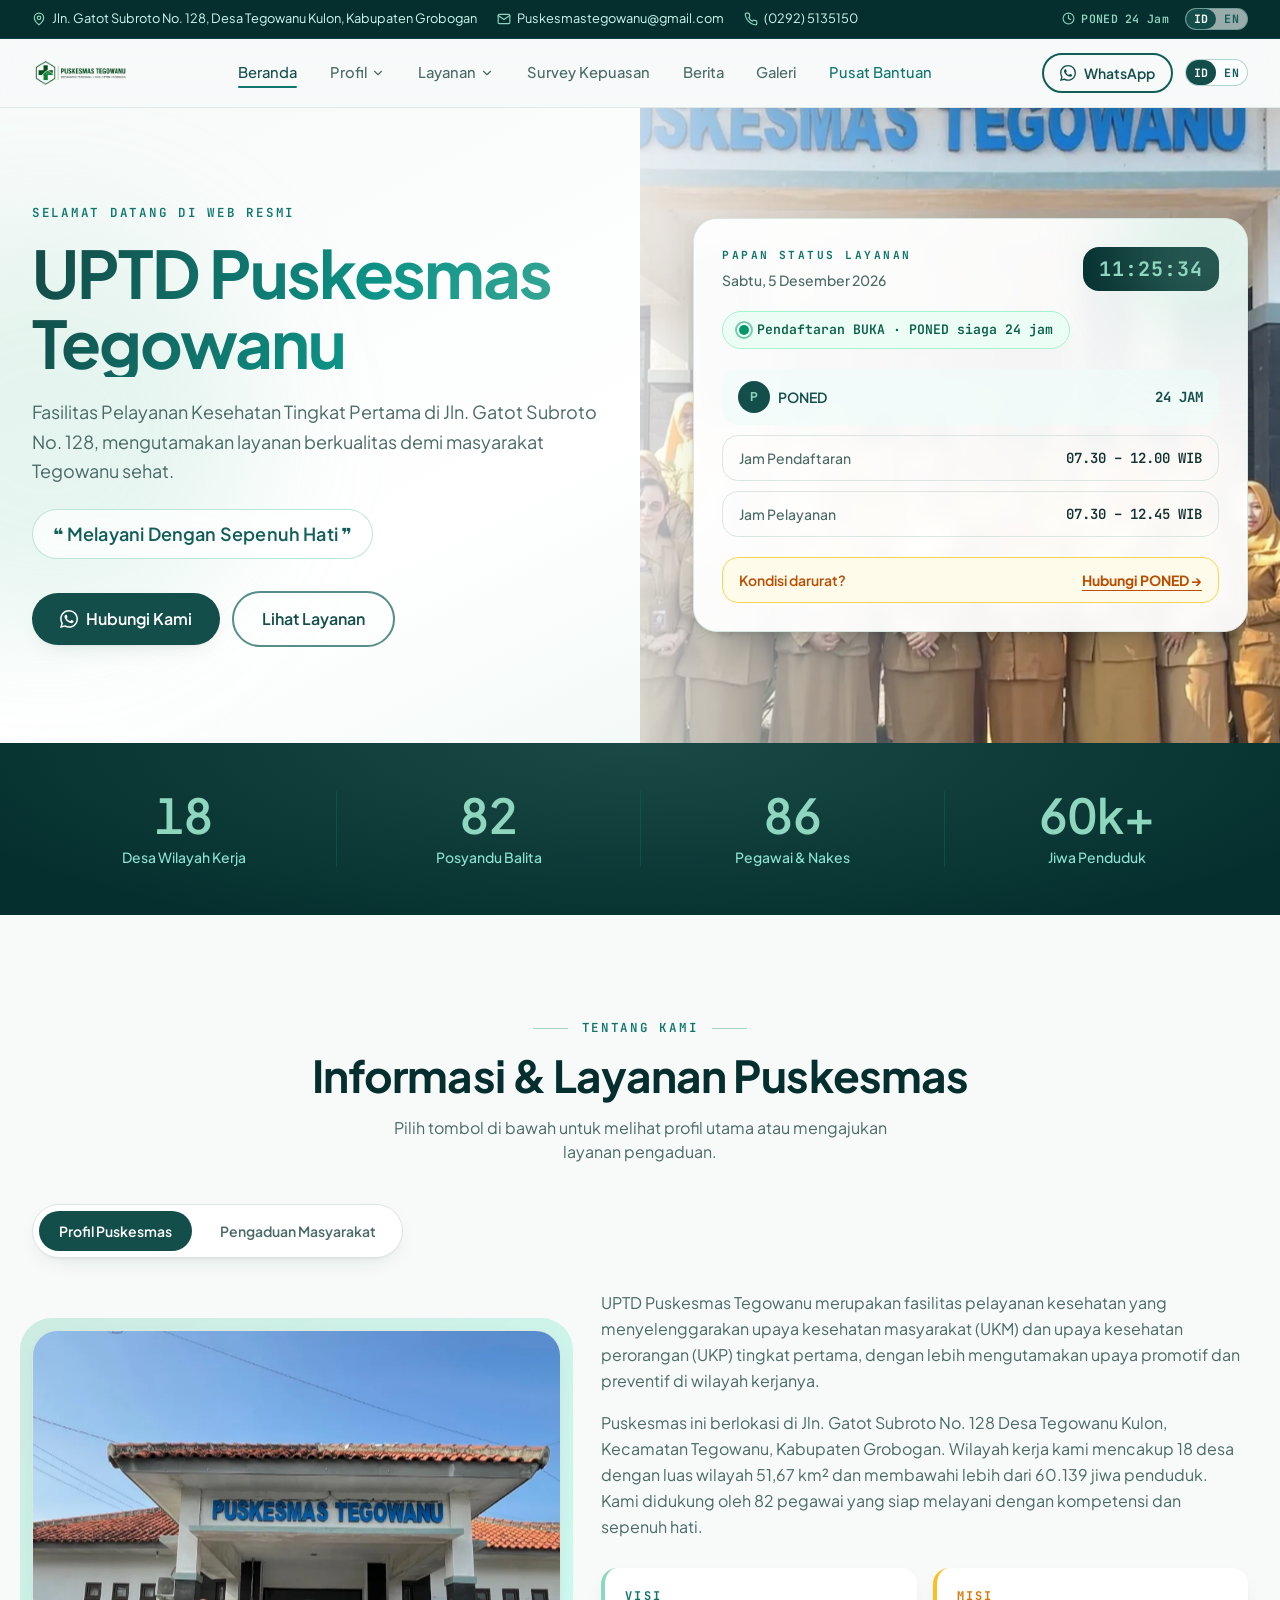
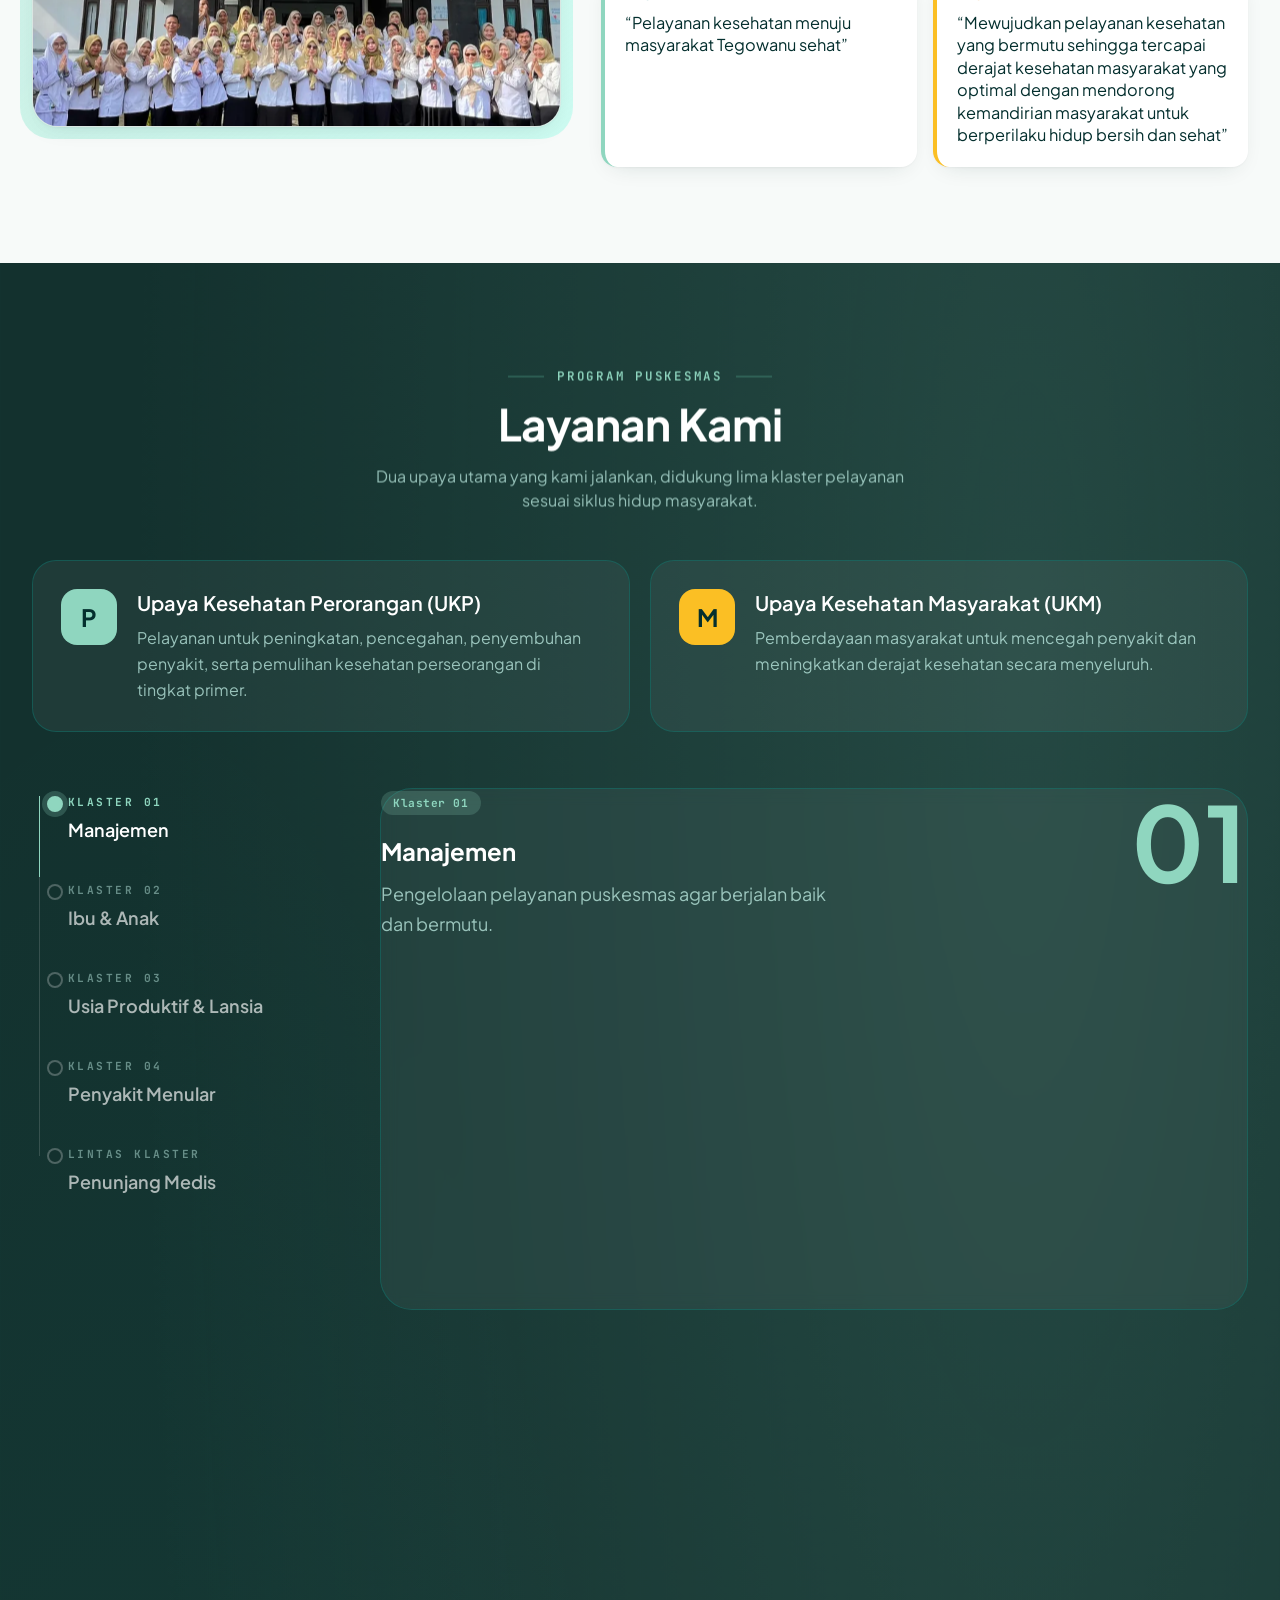
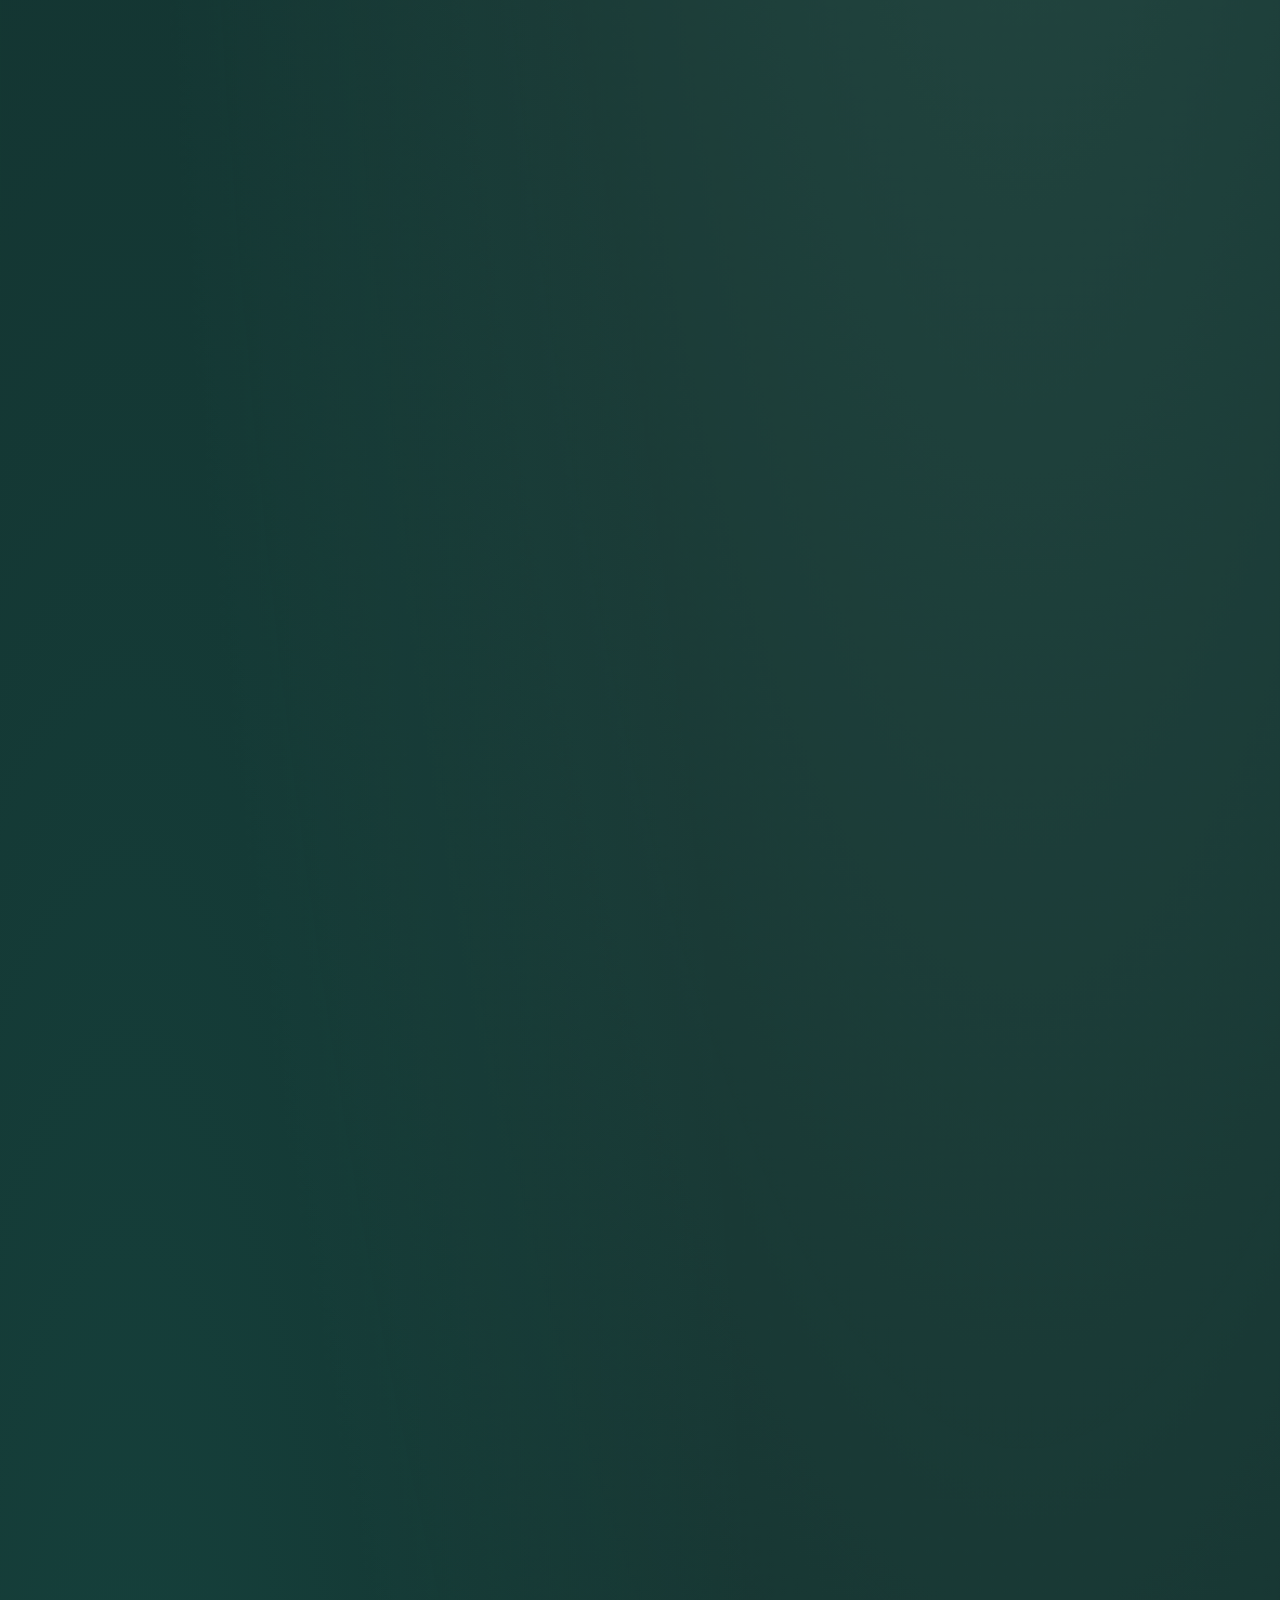
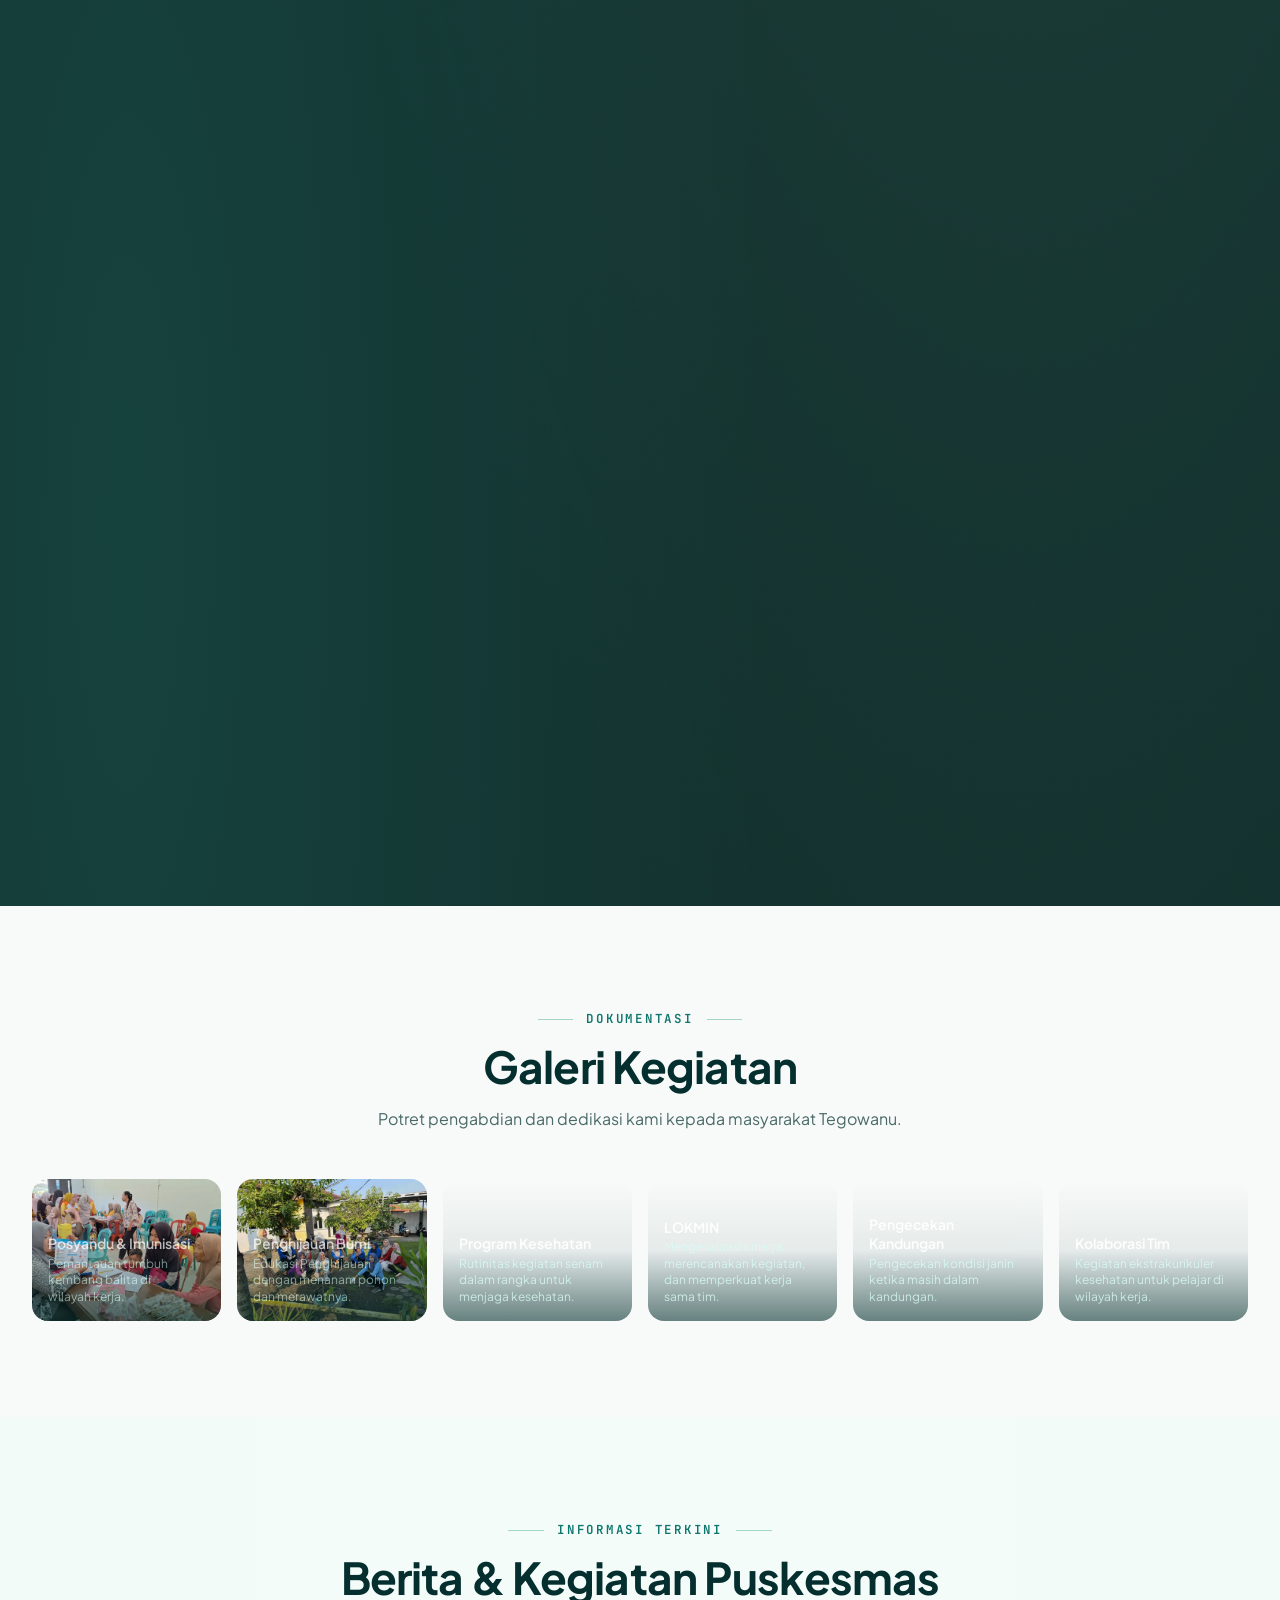
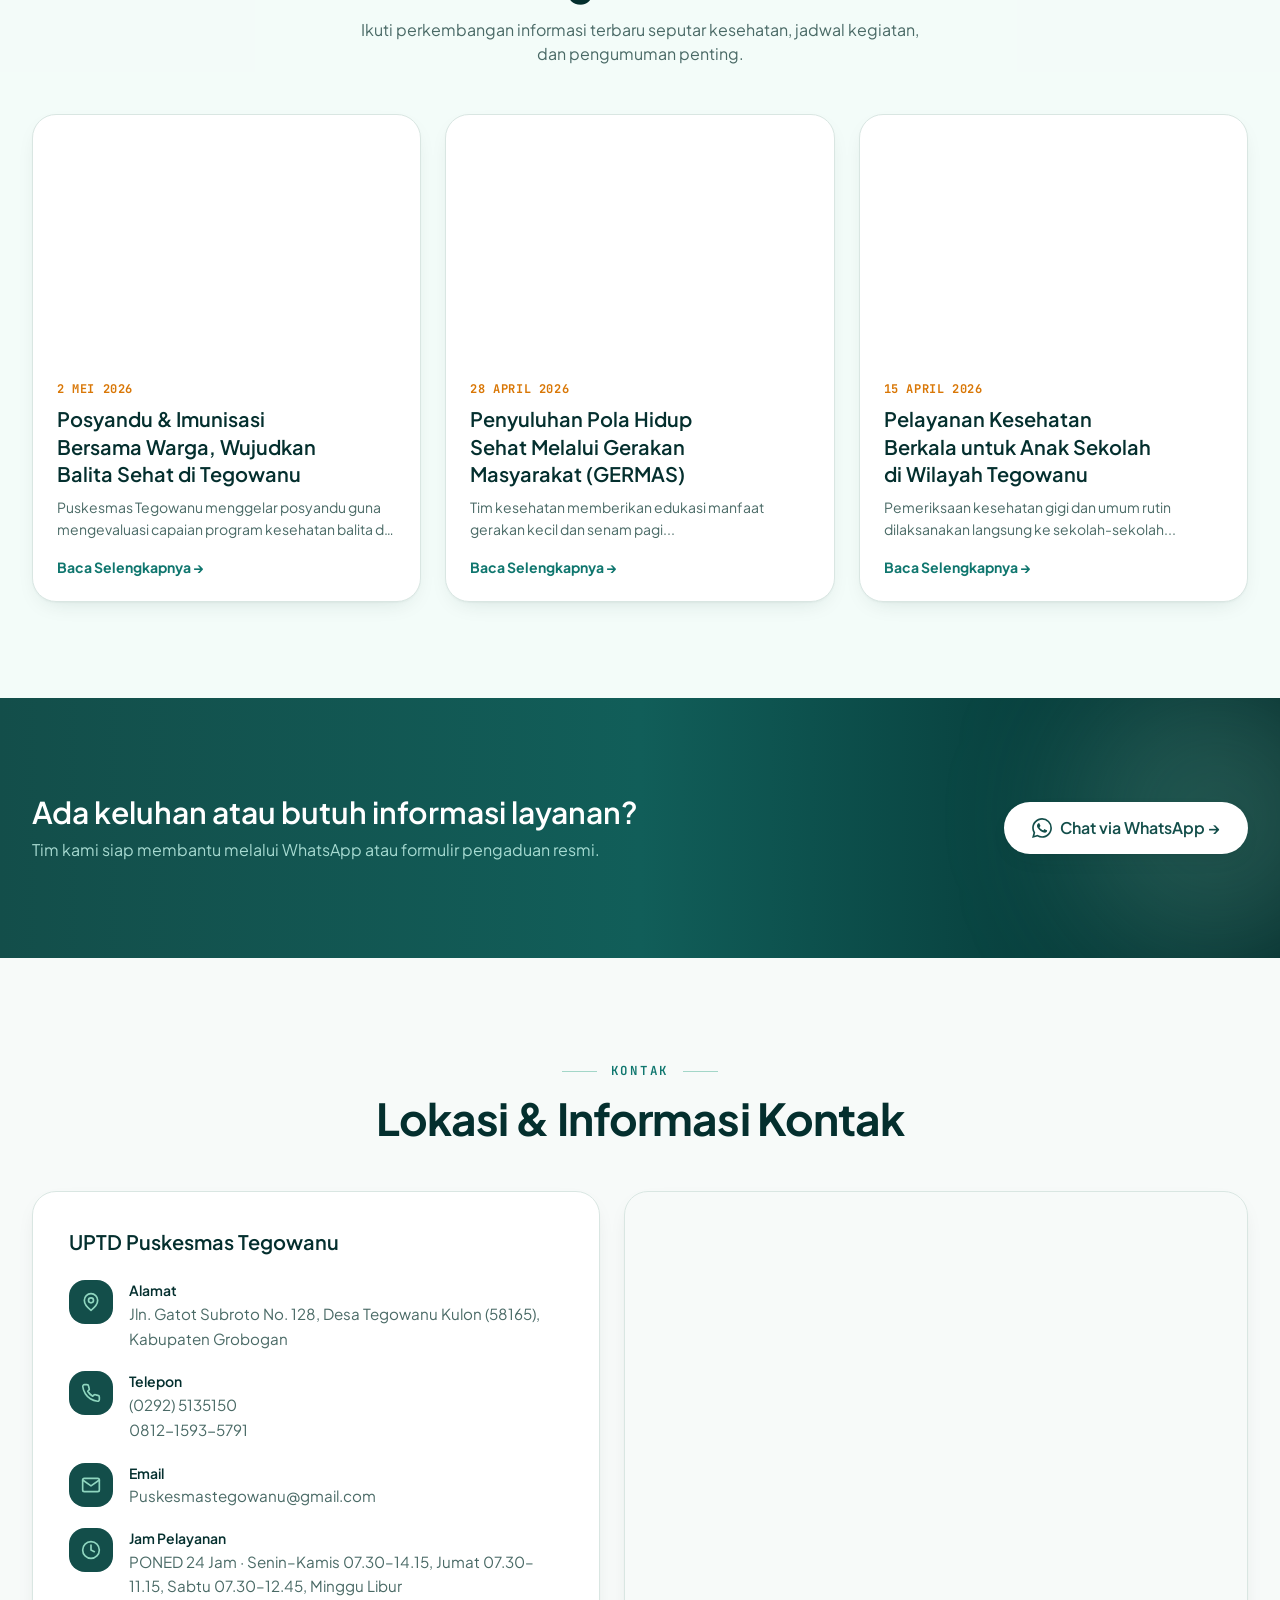
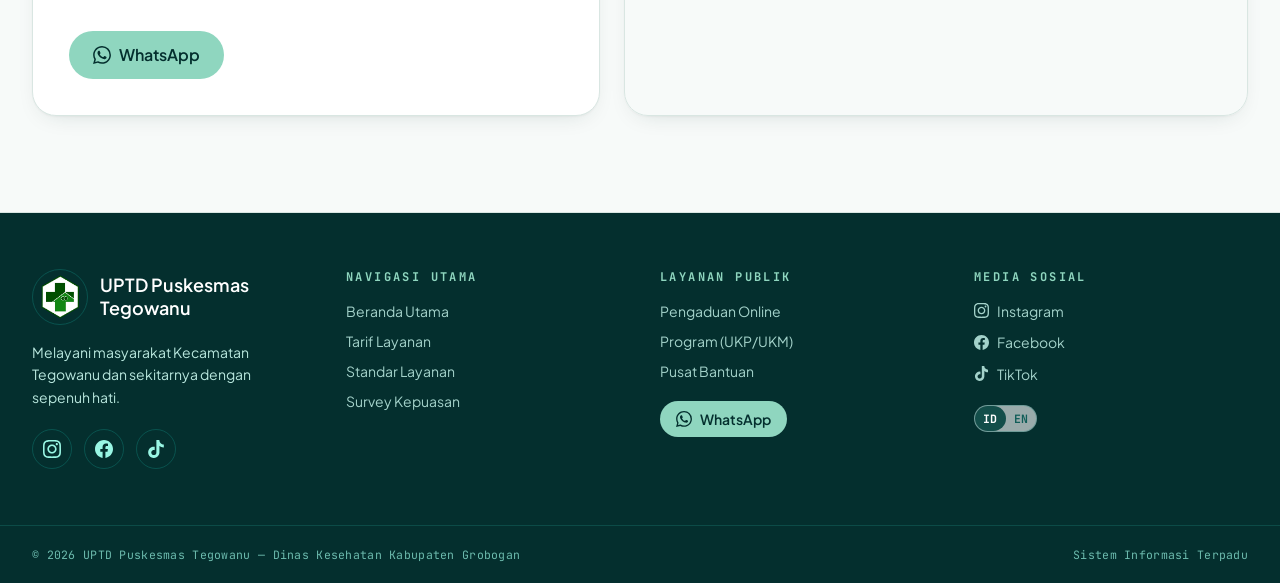
<file: index.html>
<!DOCTYPE html><html lang="id" data-lang="id"> <head><meta charset="utf-8"><meta name="viewport" content="width=device-width, initial-scale=1"><title>UPTD Puskesmas Tegowanu — Melayani Dengan Sepenuh Hati</title><meta name="description" content="Fasilitas Pelayanan Kesehatan Tingkat Pertama di Jln. Gatot Subroto No. 128, Kecamatan Tegowanu, Kabupaten Grobogan. Melayani dengan sepenuh hati."><meta name="color-scheme" content="light"><meta name="theme-color" content="#134e4a"><link rel="icon" type="image/svg+xml" href="/favicon.svg"><link rel="canonical" href="https://puskesmas-tegowanu.dinkes-grobogan.id/"><link rel="alternate" hreflang="id" href="https://puskesmas-tegowanu.dinkes-grobogan.id/"><link rel="alternate" hreflang="en" href="https://puskesmas-tegowanu.dinkes-grobogan.id/"><link rel="alternate" hreflang="x-default" href="https://puskesmas-tegowanu.dinkes-grobogan.id/"><meta property="og:type" content="website"><meta property="og:url" content="https://puskesmas-tegowanu.dinkes-grobogan.id/"><meta property="og:title" content="UPTD Puskesmas Tegowanu — Melayani Dengan Sepenuh Hati"><meta property="og:description" content="Fasilitas Pelayanan Kesehatan Tingkat Pertama di Jln. Gatot Subroto No. 128, Kecamatan Tegowanu, Kabupaten Grobogan. Melayani dengan sepenuh hati."><meta property="og:image" content="https://puskesmas-tegowanu.dinkes-grobogan.id/img/sampul.webp"><meta property="og:locale" content="id_ID"><meta name="twitter:card" content="summary_large_image"><meta name="twitter:title" content="UPTD Puskesmas Tegowanu — Melayani Dengan Sepenuh Hati"><meta name="twitter:description" content="Fasilitas Pelayanan Kesehatan Tingkat Pertama di Jln. Gatot Subroto No. 128, Kecamatan Tegowanu, Kabupaten Grobogan. Melayani dengan sepenuh hati."><meta name="twitter:image" content="https://puskesmas-tegowanu.dinkes-grobogan.id/img/sampul.webp"><link rel="preconnect" href="https://fonts.googleapis.com"><link rel="preconnect" href="https://fonts.gstatic.com" crossorigin><link rel="stylesheet" href="https://fonts.googleapis.com/css2?family=Plus+Jakarta+Sans:wght@400;500;600;700;800&family=JetBrains+Mono:wght@400;500;700&display=swap"><link rel="preload" as="image" href="/img/sampul.webp" fetchpriority="high"><link rel="stylesheet" href="/_astro/_slug_.8fkmUNkn.css"></head> <body> <a href="#main" class="sr-only z-[100] rounded-full bg-teal-900 px-4 py-2 text-white focus:not-sr-only focus:fixed focus:left-4 focus:top-4"> <span data-i18n="a11y.skip">Lompat ke konten utama</span> </a> <header class="no-print"> <div class="hidden border-b border-teal-800/40 bg-teal-950 text-teal-100 md:block"> <div class="wrap flex items-center justify-between gap-4 py-2 text-[0.8rem] leading-none"> <div class="flex min-w-0 items-center gap-5"> <span class="inline-flex items-center gap-1.5 truncate"> <svg viewBox="0 0 24 24" class="shrink-0 text-mint" style="width:14px;height:14px" fill="none" stroke="currentColor" stroke-width="2" stroke-linecap="round" stroke-linejoin="round" aria-hidden="true" focusable="false"><path d="M20 10c0 6-8 12-8 12s-8-6-8-12a8 8 0 0 1 16 0Z"></path><path d="M12 13a3 3 0 1 0 0-6 3 3 0 0 0 0 6Z"></path></svg> Jln. Gatot Subroto No. 128, Desa Tegowanu Kulon, Kabupaten Grobogan </span> <span class="hidden items-center gap-1.5 lg:inline-flex"> <svg viewBox="0 0 24 24" class="shrink-0 text-mint" style="width:14px;height:14px" fill="none" stroke="currentColor" stroke-width="2" stroke-linecap="round" stroke-linejoin="round" aria-hidden="true" focusable="false"><path d="M4 4h16a2 2 0 0 1 2 2v12a2 2 0 0 1-2 2H4a2 2 0 0 1-2-2V6a2 2 0 0 1 2-2Z"></path><path d="m22 6-10 7L2 6"></path></svg> Puskesmastegowanu@gmail.com </span> <span class="hidden items-center gap-1.5 lg:inline-flex"> <svg viewBox="0 0 24 24" class="shrink-0 text-mint" style="width:14px;height:14px" fill="none" stroke="currentColor" stroke-width="2" stroke-linecap="round" stroke-linejoin="round" aria-hidden="true" focusable="false"><path d="M22 16.92v3a2 2 0 0 1-2.18 2 19.79 19.79 0 0 1-8.63-3.07 19.5 19.5 0 0 1-6-6 19.79 19.79 0 0 1-3.07-8.67A2 2 0 0 1 4.11 2h3a2 2 0 0 1 2 1.72c.13.96.36 1.9.7 2.81a2 2 0 0 1-.45 2.11L8.09 9.91a16 16 0 0 0 6 6l1.27-1.27a2 2 0 0 1 2.11-.45c.91.34 1.85.57 2.81.7A2 2 0 0 1 22 16.92Z"></path></svg> (0292) 5135150 </span> </div> <div class="flex shrink-0 items-center gap-4"> <span class="inline-flex items-center gap-1.5 font-mono text-[0.72rem] font-semibold tracking-wide text-mint"> <svg viewBox="0 0 24 24" class="shrink-0" style="width:13px;height:13px" fill="none" stroke="currentColor" stroke-width="2" stroke-linecap="round" stroke-linejoin="round" aria-hidden="true" focusable="false"><path d="M12 22a10 10 0 1 0 0-20 10 10 0 0 0 0 20Z"></path><path d="M12 6v6l4 2"></path></svg> <span data-i18n="topbar.hours">PONED 24 Jam</span> </span> <div class="inline-flex items-center rounded-full border border-teal-700/30 bg-white/60" role="group" aria-label="Pilih bahasa / Choose language" data-astro-cid-r2b4e7hz> <button type="button" data-lang-toggle data-lang="id" aria-pressed="true" class="lang-pill rounded-full font-mono font-bold tracking-wide transition-colors px-2 py-1 text-[0.72rem] is-active" data-astro-cid-r2b4e7hz> ID </button><button type="button" data-lang-toggle data-lang="en" aria-pressed="false" class="lang-pill rounded-full font-mono font-bold tracking-wide transition-colors px-2 py-1 text-[0.72rem]" data-astro-cid-r2b4e7hz> EN </button> </div>  </div> </div> </div> <div data-header class="sticky top-0 z-50 border-b border-line/80 bg-paper/85 backdrop-blur-md transition-shadow duration-300 [&.is-scrolled]:shadow-lift [&.is-scrolled]:bg-paper/95"> <div class="wrap flex items-center justify-between gap-4 py-3"> <a href="/" class="flex items-center gap-3" aria-label="Puskesmas Tegowanu"> <img src="/img/logo.webp" alt="Logo Puskesmas Tegowanu" width="132" height="52" class="h-11 w-auto"> </a> <nav class="hidden items-center gap-1 lg:flex" aria-label="Navigasi utama"> <a href="/#beranda" class="nav-link" data-nav="beranda"> <span data-i18n="nav.home">Beranda</span> </a> <div class="nav-dd group relative" data-nav="tentang"> <a href="/#profil" class="nav-link flex items-center gap-1" aria-haspopup="true" aria-expanded="false"> <span data-i18n="nav.profile">Profil</span> <svg viewBox="0 0 24 24" class="transition-transform duration-200 group-hover:rotate-180" style="width:14px;height:14px" fill="none" stroke="currentColor" stroke-width="2" stroke-linecap="round" stroke-linejoin="round" aria-hidden="true" focusable="false"><path d="m6 9 6 6 6-6"></path></svg> </a> <div class="absolute left-0 top-full pt-3 opacity-0 invisible transition-all duration-200 translate-y-1 group-hover:visible group-hover:opacity-100 group-hover:translate-y-0 group-focus-within:visible group-focus-within:opacity-100 group-focus-within:translate-y-0"> <div class="w-60 rounded-2xl border border-line bg-white p-2 shadow-lift"> <a href="/#profil" class="block rounded-xl px-4 py-2.5 text-sm font-medium text-ink-soft transition-colors hover:bg-teal-50 hover:text-teal-900"> <span data-i18n="nav.profileDetail">Profil Puskesmas</span> </a><a href="/#pengaduan" class="block rounded-xl px-4 py-2.5 text-sm font-medium text-ink-soft transition-colors hover:bg-teal-50 hover:text-teal-900"> <span data-i18n="nav.profileComplaint">Pengaduan</span> </a> </div> </div> </div><div class="nav-dd group relative" data-nav="layanan"> <a href="/#layanan" class="nav-link flex items-center gap-1" aria-haspopup="true" aria-expanded="false"> <span data-i18n="nav.services">Layanan</span> <svg viewBox="0 0 24 24" class="transition-transform duration-200 group-hover:rotate-180" style="width:14px;height:14px" fill="none" stroke="currentColor" stroke-width="2" stroke-linecap="round" stroke-linejoin="round" aria-hidden="true" focusable="false"><path d="m6 9 6 6 6-6"></path></svg> </a> <div class="absolute left-0 top-full pt-3 opacity-0 invisible transition-all duration-200 translate-y-1 group-hover:visible group-hover:opacity-100 group-hover:translate-y-0 group-focus-within:visible group-focus-within:opacity-100 group-focus-within:translate-y-0"> <div class="w-60 rounded-2xl border border-line bg-white p-2 shadow-lift"> <a href="/#layanan" data-nav="layanan" class="block rounded-xl px-4 py-2.5 text-sm font-medium text-ink-soft transition-colors hover:bg-teal-50 hover:text-teal-900"> <span data-i18n="nav.servicesPrograms">Program Puskesmas</span> </a><a href="/tarif" class="block rounded-xl px-4 py-2.5 text-sm font-medium text-ink-soft transition-colors hover:bg-teal-50 hover:text-teal-900"> <span data-i18n="nav.servicesFees">Tarif Layanan (Perda)</span> </a><a href="/standar-layanan" class="block rounded-xl px-4 py-2.5 text-sm font-medium text-ink-soft transition-colors hover:bg-teal-50 hover:text-teal-900"> <span data-i18n="nav.servicesStandards">Standar Layanan</span> </a> </div> </div> </div> <a href="/survey-kepuasan" class="nav-link"> <span data-i18n="nav.survey">Survey Kepuasan</span> </a><a href="/#berita" class="nav-link" data-nav="berita"> <span data-i18n="nav.news">Berita</span> </a><a href="/#galeri" class="nav-link" data-nav="galeri"> <span data-i18n="nav.gallery">Galeri</span> </a><a href="/#kontak" class="nav-link !text-teal-700 font-bold" data-nav="kontak"> <span data-i18n="nav.help">Pusat Bantuan</span> </a> </nav> <div class="flex items-center gap-2 sm:gap-3"> <a href="https://wa.me/6281215935791" target="_blank" rel="noopener noreferrer" class="hidden items-center gap-2 rounded-full border-2 border-teal-800 px-4 py-2 text-sm font-semibold text-teal-900 transition-colors hover:bg-teal-900 hover:text-white md:inline-flex"> <svg viewBox="0 0 24 24" style="width:16px;height:16px" aria-hidden="true" focusable="false"><path fill="currentColor" d="M17.472 14.382c-.297-.149-1.758-.867-2.03-.967-.273-.099-.471-.148-.67.15-.197.297-.767.966-.94 1.164-.173.199-.347.223-.644.075-.297-.15-1.255-.463-2.39-1.475-.883-.788-1.48-1.761-1.653-2.059-.173-.297-.018-.458.13-.606.134-.133.298-.347.446-.52.149-.174.198-.298.298-.497.099-.198.05-.371-.025-.52-.075-.149-.669-1.612-.916-2.207-.242-.579-.487-.5-.669-.51-.173-.008-.371-.01-.57-.01-.198 0-.52.074-.792.372-.272.297-1.04 1.016-1.04 2.479 0 1.462 1.065 2.875 1.213 3.074.149.198 2.096 3.2 5.077 4.487.709.306 1.262.489 1.694.625.712.227 1.36.195 1.871.118.571-.085 1.758-.719 2.006-1.413.248-.694.248-1.289.173-1.413-.074-.124-.272-.198-.57-.347m-5.421 7.403h-.004a9.87 9.87 0 0 1-5.031-1.378l-.361-.214-3.741.982.998-3.648-.235-.374a9.86 9.86 0 0 1-1.51-5.26c.001-5.45 4.436-9.884 9.888-9.884 2.64 0 5.122 1.03 6.988 2.898a9.825 9.825 0 0 1 2.893 6.994c-.003 5.45-4.437 9.884-9.885 9.884m8.413-18.297A11.815 11.815 0 0 0 12.05 0C5.495 0 .16 5.335.157 11.892c0 2.096.547 4.142 1.588 5.945L.057 24l6.305-1.654a11.882 11.882 0 0 0 5.683 1.448h.005c6.554 0 11.89-5.335 11.893-11.893a11.821 11.821 0 0 0-3.48-8.413Z"></path></svg> <span data-i18n="nav.whatsapp">WhatsApp</span> </a> <div class="inline-flex items-center rounded-full border border-teal-700/30 bg-white/60 hidden lg:inline-flex" role="group" aria-label="Pilih bahasa / Choose language" data-astro-cid-r2b4e7hz> <button type="button" data-lang-toggle data-lang="id" aria-pressed="true" class="lang-pill rounded-full font-mono font-bold tracking-wide transition-colors px-2 py-1 text-[0.72rem] is-active" data-astro-cid-r2b4e7hz> ID </button><button type="button" data-lang-toggle data-lang="en" aria-pressed="false" class="lang-pill rounded-full font-mono font-bold tracking-wide transition-colors px-2 py-1 text-[0.72rem]" data-astro-cid-r2b4e7hz> EN </button> </div>  <style>astro-island,astro-slot,astro-static-slot{display:contents}</style><script>(()=>{var l=(n,t)=>{let i=async()=>{await(await n())()},e=typeof t.value=="object"?t.value:void 0,s={timeout:e==null?void 0:e.timeout};"requestIdleCallback"in window?window.requestIdleCallback(i,s):setTimeout(i,s.timeout||200)};(self.Astro||(self.Astro={})).idle=l;window.dispatchEvent(new Event("astro:idle"));})();</script><script>(()=>{var A=Object.defineProperty;var g=(i,o,a)=>o in i?A(i,o,{enumerable:!0,configurable:!0,writable:!0,value:a}):i[o]=a;var d=(i,o,a)=>g(i,typeof o!="symbol"?o+"":o,a);{let i={0:t=>m(t),1:t=>a(t),2:t=>new RegExp(t),3:t=>new Date(t),4:t=>new Map(a(t)),5:t=>new Set(a(t)),6:t=>BigInt(t),7:t=>new URL(t),8:t=>new Uint8Array(t),9:t=>new Uint16Array(t),10:t=>new Uint32Array(t),11:t=>1/0*t},o=t=>{let[l,e]=t;return l in i?i[l](e):void 0},a=t=>t.map(o),m=t=>typeof t!="object"||t===null?t:Object.fromEntries(Object.entries(t).map(([l,e])=>[l,o(e)]));class y extends HTMLElement{constructor(){super(...arguments);d(this,"Component");d(this,"hydrator");d(this,"hydrate",async()=>{var b;if(!this.hydrator||!this.isConnected)return;let e=(b=this.parentElement)==null?void 0:b.closest("astro-island[ssr]");if(e){e.addEventListener("astro:hydrate",this.hydrate,{once:!0});return}let c=this.querySelectorAll("astro-slot"),n={},h=this.querySelectorAll("template[data-astro-template]");for(let r of h){let s=r.closest(this.tagName);s!=null&&s.isSameNode(this)&&(n[r.getAttribute("data-astro-template")||"default"]=r.innerHTML,r.remove())}for(let r of c){let s=r.closest(this.tagName);s!=null&&s.isSameNode(this)&&(n[r.getAttribute("name")||"default"]=r.innerHTML)}let p;try{p=this.hasAttribute("props")?m(JSON.parse(this.getAttribute("props"))):{}}catch(r){let s=this.getAttribute("component-url")||"<unknown>",v=this.getAttribute("component-export");throw v&&(s+=` (export ${v})`),console.error(`[hydrate] Error parsing props for component ${s}`,this.getAttribute("props"),r),r}let u;await this.hydrator(this)(this.Component,p,n,{client:this.getAttribute("client")}),this.removeAttribute("ssr"),this.dispatchEvent(new CustomEvent("astro:hydrate"))});d(this,"unmount",()=>{this.isConnected||this.dispatchEvent(new CustomEvent("astro:unmount"))})}disconnectedCallback(){document.removeEventListener("astro:after-swap",this.unmount),document.addEventListener("astro:after-swap",this.unmount,{once:!0})}connectedCallback(){if(!this.hasAttribute("await-children")||document.readyState==="interactive"||document.readyState==="complete")this.childrenConnectedCallback();else{let e=()=>{document.removeEventListener("DOMContentLoaded",e),c.disconnect(),this.childrenConnectedCallback()},c=new MutationObserver(()=>{var n;((n=this.lastChild)==null?void 0:n.nodeType)===Node.COMMENT_NODE&&this.lastChild.nodeValue==="astro:end"&&(this.lastChild.remove(),e())});c.observe(this,{childList:!0}),document.addEventListener("DOMContentLoaded",e)}}async childrenConnectedCallback(){let e=this.getAttribute("before-hydration-url");e&&await import(e),this.start()}async start(){let e=JSON.parse(this.getAttribute("opts")),c=this.getAttribute("client");if(Astro[c]===void 0){window.addEventListener(`astro:${c}`,()=>this.start(),{once:!0});return}try{await Astro[c](async()=>{let n=this.getAttribute("renderer-url"),[h,{default:p}]=await Promise.all([import(this.getAttribute("component-url")),n?import(n):()=>()=>{}]),u=this.getAttribute("component-export")||"default";if(!u.includes("."))this.Component=h[u];else{this.Component=h;for(let f of u.split("."))this.Component=this.Component[f]}return this.hydrator=p,this.hydrate},e,this)}catch(n){console.error(`[astro-island] Error hydrating ${this.getAttribute("component-url")}`,n)}}attributeChangedCallback(){this.hydrate()}}d(y,"observedAttributes",["props"]),customElements.get("astro-island")||customElements.define("astro-island",y)}})();</script><astro-island uid="2vvqtp" prefix="r8" component-url="/_astro/MobileNav.BGxDOeov.js" component-export="default" renderer-url="/_astro/client.BblWQQyK.js" props="{}" ssr client="idle" opts="{&quot;name&quot;:&quot;MobileNav&quot;,&quot;value&quot;:true}" await-children><button type="button" aria-label="Buka menu navigasi" aria-expanded="false" class="inline-flex h-11 w-11 items-center justify-center rounded-full border border-line bg-white text-teal-900 transition-colors hover:bg-teal-50 lg:hidden" aria-haspopup="dialog" data-state="closed"><svg xmlns="http://www.w3.org/2000/svg" width="22" height="22" viewBox="0 0 24 24" fill="none" stroke="currentColor" stroke-width="2" stroke-linecap="round" stroke-linejoin="round" class="lucide lucide-menu"><line x1="4" x2="20" y1="12" y2="12"></line><line x1="4" x2="20" y1="6" y2="6"></line><line x1="4" x2="20" y1="18" y2="18"></line></svg></button><!--astro:end--></astro-island> </div> </div> </div> </header> <main id="main" class>  <section id="beranda" data-spy="beranda" class="relative overflow-hidden"> <div aria-hidden class="absolute inset-0 bg-gradient-to-br from-paper via-white to-mint/15"></div> <div aria-hidden class="absolute -left-40 top-24 hidden h-[26rem] w-[26rem] rounded-full bg-mint/20 blur-3xl lg:block" data-parallax data-parallax-speed="0.5"></div> <div class="absolute inset-0" data-parallax data-parallax-speed="0.15"> <astro-island uid="Z247jLf" prefix="r9" component-url="/_astro/HeroCanvas.Cas9LHry.js" component-export="default" renderer-url="/_astro/client.BblWQQyK.js" props="{}" ssr client="idle" opts="{&quot;name&quot;:&quot;HeroCanvas&quot;,&quot;value&quot;:true}" await-children><canvas aria-hidden="true" class="pointer-events-none absolute inset-0 h-full w-full opacity-80"></canvas><!--astro:end--></astro-island> </div> <div aria-hidden class="pointer-events-none absolute inset-y-0 right-0 hidden w-1/2 overflow-hidden lg:block"> <img src="/img/sampul.webp" alt="" width="900" height="600" loading="eager" decoding="async" class="h-full w-full scale-[1.45] object-cover opacity-90 [mask-image:linear-gradient(90deg,transparent,black_55%)]" data-parallax data-parallax-speed="0.35"> </div> <div class="relative wrap grid items-center gap-12 section-pad lg:grid-cols-[1.05fr_0.95fr] lg:pt-24 lg:pb-20"> <div class="hero-anim"> <p class="eyebrow flex items-center gap-2 text-mint-deep" data-i18n="hero.eyebrow">
Selamat datang di web resmi
</p> <h1 class="hero-anim mt-4 font-display text-hero font-bold text-gradient" data-i18n="hero.title" data-i18n-html>
UPTD Puskesmas<br>Tegowanu
</h1> <p class="hero-anim mt-5 max-w-xl text-lg leading-relaxed text-ink-soft" data-i18n="hero.lead">
Fasilitas Pelayanan Kesehatan Tingkat Pertama di Jln. Gatot Subroto No. 128, mengutamakan layanan berkualitas demi masyarakat Tegowanu sehat.
</p> <blockquote class="hero-motto hero-anim mt-6 inline-flex items-center gap-2 rounded-full border border-mint/60 bg-white/70 px-5 py-2.5 font-display text-lg text-teal-800 backdrop-blur"> <span data-i18n="hero.motto">❝ Melayani Dengan Sepenuh Hati ❞</span> </blockquote> <div class="hero-anim mt-8 flex flex-col gap-3 sm:flex-row sm:flex-wrap sm:items-center"> <a href="https://wa.me/6281215935791" target="_blank" rel="noopener noreferrer" class="inline-flex w-full items-center justify-center gap-2 rounded-full bg-teal-900 px-7 py-3.5 text-base font-semibold text-white shadow-card transition-all hover:bg-teal-800 hover:shadow-lift sm:w-auto"> <svg viewBox="0 0 24 24" style="width:18px;height:18px" aria-hidden="true" focusable="false"><path fill="currentColor" d="M17.472 14.382c-.297-.149-1.758-.867-2.03-.967-.273-.099-.471-.148-.67.15-.197.297-.767.966-.94 1.164-.173.199-.347.223-.644.075-.297-.15-1.255-.463-2.39-1.475-.883-.788-1.48-1.761-1.653-2.059-.173-.297-.018-.458.13-.606.134-.133.298-.347.446-.52.149-.174.198-.298.298-.497.099-.198.05-.371-.025-.52-.075-.149-.669-1.612-.916-2.207-.242-.579-.487-.5-.669-.51-.173-.008-.371-.01-.57-.01-.198 0-.52.074-.792.372-.272.297-1.04 1.016-1.04 2.479 0 1.462 1.065 2.875 1.213 3.074.149.198 2.096 3.2 5.077 4.487.709.306 1.262.489 1.694.625.712.227 1.36.195 1.871.118.571-.085 1.758-.719 2.006-1.413.248-.694.248-1.289.173-1.413-.074-.124-.272-.198-.57-.347m-5.421 7.403h-.004a9.87 9.87 0 0 1-5.031-1.378l-.361-.214-3.741.982.998-3.648-.235-.374a9.86 9.86 0 0 1-1.51-5.26c.001-5.45 4.436-9.884 9.888-9.884 2.64 0 5.122 1.03 6.988 2.898a9.825 9.825 0 0 1 2.893 6.994c-.003 5.45-4.437 9.884-9.885 9.884m8.413-18.297A11.815 11.815 0 0 0 12.05 0C5.495 0 .16 5.335.157 11.892c0 2.096.547 4.142 1.588 5.945L.057 24l6.305-1.654a11.882 11.882 0 0 0 5.683 1.448h.005c6.554 0 11.89-5.335 11.893-11.893a11.821 11.821 0 0 0-3.48-8.413Z"></path></svg> <span data-i18n="hero.ctaContact">Hubungi Kami</span> </a> <a href="/#layanan" class="inline-flex w-full items-center justify-center gap-2 rounded-full border-2 border-teal-800/70 px-7 py-3.5 text-base font-semibold text-teal-900 transition-colors hover:bg-teal-900 hover:text-white sm:w-auto"> <span data-i18n="hero.ctaServices">Lihat Layanan</span> </a> </div> </div> <div class="hero-anim"> <script>(()=>{var e=async t=>{await(await t())()};(self.Astro||(self.Astro={})).load=e;window.dispatchEvent(new Event("astro:load"));})();</script><astro-island uid="1IuLlv" prefix="r10" component-url="/_astro/StatusBoard.rE0A--DV.js" component-export="default" renderer-url="/_astro/client.BblWQQyK.js" props="{&quot;initial&quot;:[0,{&quot;year&quot;:[0,2026],&quot;month&quot;:[0,8],&quot;day&quot;:[0,6],&quot;weekday&quot;:[0,4],&quot;hours&quot;:[0,18],&quot;minutes&quot;:[0,27],&quot;seconds&quot;:[0,29]}]}" ssr client="load" opts="{&quot;name&quot;:&quot;StatusBoard&quot;,&quot;value&quot;:true}" await-children><div class="relative overflow-hidden rounded-3xl border border-line bg-white/95 p-6 shadow-lift backdrop-blur sm:p-7"><div aria-hidden="true" class="pointer-events-none absolute -right-16 -top-16 h-48 w-48 rounded-full bg-mint/25 blur-2xl"></div><div class="flex items-start justify-between gap-3"><div><p class="font-mono text-[0.7rem] font-bold uppercase tracking-[0.22em] text-teal-700">Papan Status Layanan</p><p class="mt-1.5 text-sm font-medium text-ink-soft">Kamis, 6 Agustus 2026</p></div><p class="rounded-2xl bg-teal-950 px-4 py-2 font-mono text-xl font-bold tabular-nums tracking-wider text-mint">18:27:29</p></div><div class="status-pill mt-5 status-closed" role="status" aria-live="polite"><span class="dot"></span><span>Pendaftaran TUTUP · Pelayanan TUTUP · PONED siaga 24 jam</span></div><dl class="mt-5 space-y-2.5"><div class="flex items-center justify-between gap-3 rounded-2xl bg-teal-50/70 px-4 py-3"><dt class="flex items-center gap-2 text-sm font-semibold text-teal-900"><span class="flex h-8 w-8 items-center justify-center rounded-full bg-teal-900 text-xs font-bold text-mint">P</span>PONED</dt><dd class="font-mono text-sm font-bold text-teal-900">24 JAM</dd></div><div class="flex items-center justify-between gap-3 rounded-2xl border border-line px-4 py-3"><dt class="text-sm font-medium text-ink-soft">Jam Pendaftaran</dt><dd class="font-mono text-sm font-semibold text-ink">07.30 – 13.00 WIB</dd></div><div class="flex items-center justify-between gap-3 rounded-2xl border border-line px-4 py-3"><dt class="text-sm font-medium text-ink-soft">Jam Pelayanan</dt><dd class="font-mono text-sm font-semibold text-ink">07.30 – 14.15 WIB</dd></div></dl><a href="https://wa.me/6281215935791" target="_blank" rel="noopener noreferrer" class="mt-5 flex items-center justify-between gap-3 rounded-2xl border border-amber-300 bg-amber-50 px-4 py-3 transition-colors hover:bg-amber-100"><span class="text-sm font-semibold text-amber-700">Kondisi darurat?</span><span class="inline-flex items-center gap-1 text-sm font-bold text-amber-700 underline underline-offset-4">Hubungi PONED →</span></a></div><!--astro:end--></astro-island> </div> </div> </section> <section class="relative bg-teal-950 text-white" aria-label="Statistik"> <div aria-hidden class="absolute inset-0 bg-[radial-gradient(60%_120%_at_50%_0%,rgba(143,214,191,0.16),transparent)]"></div> <div class="wrap relative grid grid-cols-2 gap-y-8 py-10 sm:gap-y-10 sm:py-12 lg:grid-cols-4"> <div class="text-center"> <div class="font-display text-3xl font-semibold tabular-nums text-mint sm:text-4xl lg:text-5xl"> <span data-count="18">18</span> </div> <div class="mt-2 text-sm font-medium text-teal-200/90" data-i18n="stats.villages"> Desa Wilayah Kerja </div> </div><div class="text-center lg:border-l lg:border-teal-800/60"> <div class="font-display text-3xl font-semibold tabular-nums text-mint sm:text-4xl lg:text-5xl"> <span data-count="82">82</span> </div> <div class="mt-2 text-sm font-medium text-teal-200/90" data-i18n="stats.posyandu"> Posyandu Balita </div> </div><div class="text-center lg:border-l lg:border-teal-800/60"> <div class="font-display text-3xl font-semibold tabular-nums text-mint sm:text-4xl lg:text-5xl"> <span data-count="86">86</span> </div> <div class="mt-2 text-sm font-medium text-teal-200/90" data-i18n="stats.staff"> Pegawai &amp; Nakes </div> </div><div class="text-center lg:border-l lg:border-teal-800/60"> <div class="font-display text-3xl font-semibold tabular-nums text-mint sm:text-4xl lg:text-5xl"> <span>60k+</span> </div> <div class="mt-2 text-sm font-medium text-teal-200/90" data-i18n="stats.population"> Jiwa Penduduk </div> </div> </div> </section> <section id="tentang-kami" data-spy="tentang" class="reveal section-pad"> <span id="profil" class="scroll-mt-28"></span> <div class="wrap"> <div class="sec-head text-center"> <span class="eyebrow" data-i18n="about.eyebrow">Tentang Kami</span> <h2 class="mx-auto mt-3 max-w-2xl font-display text-section font-bold text-teal-950" data-i18n="about.title">
Informasi & Layanan Puskesmas
</h2> <p class="mx-auto mt-4 max-w-xl text-ink-soft" data-i18n="about.desc">
Pilih tombol di bawah untuk melihat profil utama atau mengajukan layanan pengaduan.
</p> </div> <span id="pengaduan" class="scroll-mt-28"></span> <astro-island uid="2s0TJe" prefix="r11" component-url="/_astro/AboutTabs.DebDufVP.js" component-export="default" renderer-url="/_astro/client.BblWQQyK.js" props="{}" ssr client="idle" opts="{&quot;name&quot;:&quot;AboutTabs&quot;,&quot;value&quot;:true}" await-children><div dir="ltr" data-orientation="horizontal" class="mt-10"><div role="tablist" aria-orientation="horizontal" class="inline-flex flex-wrap gap-2 rounded-full border border-line bg-white p-1.5 shadow-card" aria-label="Tab informasi puskesmas" tabindex="-1" data-orientation="horizontal" style="outline:none"><button type="button" role="tab" aria-selected="true" aria-controls="radix-_r11R_0_-content-profil" data-state="active" id="radix-_r11R_0_-trigger-profil" class="rounded-full px-5 py-2.5 text-sm font-semibold text-ink-soft transition-colors data-[state=active]:bg-teal-900 data-[state=active]:text-white" tabindex="-1" data-orientation="horizontal" data-radix-collection-item="">Profil Puskesmas</button><button type="button" role="tab" aria-selected="false" aria-controls="radix-_r11R_0_-content-pengaduan" data-state="inactive" id="radix-_r11R_0_-trigger-pengaduan" class="rounded-full px-5 py-2.5 text-sm font-semibold text-ink-soft transition-colors data-[state=active]:bg-amber-500 data-[state=active]:text-teal-950" tabindex="-1" data-orientation="horizontal" data-radix-collection-item="">Pengaduan Masyarakat</button></div><div data-state="active" data-orientation="horizontal" role="tabpanel" aria-labelledby="radix-_r11R_0_-trigger-profil" id="radix-_r11R_0_-content-profil" tabindex="0" class="mt-8 outline-none" style="animation-duration:0s"><div class="grid items-center gap-10 lg:grid-cols-[0.9fr_1.1fr]"><div class="relative"><div aria-hidden="true" class="absolute -inset-3 -z-10 rounded-[2rem] bg-gradient-to-br from-mint/40 to-teal-100"></div><div class="overflow-hidden rounded-[1.6rem] border border-line shadow-card"><div class="relative h-full" data-parallax="true" data-parallax-speed="0.22"><img src="/img/profil.webp" alt="Foto gedung Puskesmas Tegowanu" width="600" height="450" loading="lazy" decoding="async" class="aspect-[4/3] w-full scale-[1.45] object-cover"/></div></div></div><div><p class="leading-relaxed text-ink-soft">UPTD Puskesmas Tegowanu merupakan fasilitas pelayanan kesehatan yang menyelenggarakan upaya kesehatan masyarakat (UKM) dan upaya kesehatan perorangan (UKP) tingkat pertama, dengan lebih mengutamakan upaya promotif dan preventif di wilayah kerjanya.</p><p class="mt-4 leading-relaxed text-ink-soft">Puskesmas ini berlokasi di Jln. Gatot Subroto No. 128 Desa Tegowanu Kulon, Kecamatan Tegowanu, Kabupaten Grobogan. Wilayah kerja kami mencakup 18 desa dengan luas wilayah 51,67 km² dan membawahi lebih dari 60.139 jiwa penduduk. Kami didukung oleh 82 pegawai yang siap melayani dengan kompetensi dan sepenuh hati.</p><div class="mt-7 grid gap-4 sm:grid-cols-2"><div class="rounded-2xl border-l-4 border-mint bg-white p-5 shadow-card"><h4 class="font-mono text-xs font-bold uppercase tracking-[0.18em] text-teal-700">Visi</h4><p class="mt-2 font-display text-[1.02rem] leading-snug text-teal-950">“Pelayanan kesehatan menuju masyarakat Tegowanu sehat”</p></div><div class="rounded-2xl border-l-4 border-amber-400 bg-white p-5 shadow-card"><h4 class="font-mono text-xs font-bold uppercase tracking-[0.18em] text-amber-600">Misi</h4><p class="mt-2 font-display text-[1.02rem] leading-snug text-teal-950">“Mewujudkan pelayanan kesehatan yang bermutu sehingga tercapai derajat kesehatan masyarakat yang optimal dengan mendorong kemandirian masyarakat untuk berperilaku hidup bersih dan sehat”</p></div></div></div></div></div><div data-state="inactive" data-orientation="horizontal" role="tabpanel" aria-labelledby="radix-_r11R_0_-trigger-pengaduan" hidden="" id="radix-_r11R_0_-content-pengaduan" tabindex="0" class="mt-8 outline-none"></div></div><!--astro:end--></astro-island> </div> </section> <section id="layanan" data-spy="layanan" class="relative overflow-hidden bg-ink text-white"> <div aria-hidden class="absolute inset-0 bg-[radial-gradient(70%_100%_at_80%_10%,rgba(143,214,191,0.14),transparent),radial-gradient(50%_80%_at_10%_90%,rgba(45,212,191,0.10),transparent)]"></div> <div class="wrap relative section-pad"> <div class="sec-head text-center reveal"> <span class="eyebrow !text-mint" data-i18n="services.eyebrow">Program Puskesmas</span> <h2 class="mx-auto mt-3 max-w-2xl font-display text-section font-bold text-white" data-i18n="services.title">
Layanan Kami
</h2> <p class="mx-auto mt-4 max-w-xl text-teal-100/70" data-i18n="services.desc">
Dua upaya utama yang kami jalankan, didukung lima klaster pelayanan sesuai siklus hidup masyarakat.
</p> </div> <div class="mt-12 grid gap-5 md:grid-cols-2 reveal"> <div class="flex items-start gap-5 rounded-3xl border border-teal-700/50 bg-white/5 p-6 backdrop-blur sm:p-7"> <span class="flex h-14 w-14 shrink-0 items-center justify-center rounded-2xl bg-mint font-display text-2xl font-bold text-teal-950">P</span> <div> <h4 class="font-display text-xl font-semibold text-white" data-i18n="services.ukp">Upaya Kesehatan Perorangan (UKP)</h4> <p class="mt-2 leading-relaxed text-teal-100/70" data-i18n="services.ukpDesc">Pelayanan untuk peningkatan, pencegahan, penyembuhan penyakit, serta pemulihan kesehatan perseorangan di tingkat primer.</p> </div> </div> <div class="flex items-start gap-5 rounded-3xl border border-teal-700/50 bg-white/5 p-6 backdrop-blur sm:p-7"> <span class="flex h-14 w-14 shrink-0 items-center justify-center rounded-2xl bg-amber-400 font-display text-2xl font-bold text-teal-950">M</span> <div> <h4 class="font-display text-xl font-semibold text-white" data-i18n="services.ukm">Upaya Kesehatan Masyarakat (UKM)</h4> <p class="mt-2 leading-relaxed text-teal-100/70" data-i18n="services.ukmDesc">Pemberdayaan masyarakat untuk mencegah penyakit dan meningkatkan derajat kesehatan secara menyeluruh.</p> </div> </div> </div> <!-- Klaster cards: stacked fallback for mobile / no-JS / reduced-motion --> <div class="mt-12 grid gap-4 sm:grid-cols-2 lg:hidden reveal"> <div class="border-mint group rounded-3xl border-t-4 bg-white/5 p-5 backdrop-blur transition-colors hover:bg-white/10"> <span class="inline-flex rounded-full px-3 py-1 font-mono text-[0.7rem] font-bold tracking-wider bg-mint/20 text-teal-800"> Klaster 01 </span> <h4 class="mt-4 font-display text-lg font-semibold text-white" data-i18n="services.klaster01"> Manajemen </h4> <p class="mt-2 text-sm leading-relaxed text-teal-100/60" data-i18n="services.klaster01Desc"> Pengelolaan pelayanan puskesmas agar berjalan baik dan bermutu. </p> </div><div class="border-amber-400 group rounded-3xl border-t-4 bg-white/5 p-5 backdrop-blur transition-colors hover:bg-white/10"> <span class="inline-flex rounded-full px-3 py-1 font-mono text-[0.7rem] font-bold tracking-wider bg-amber-400/20 text-amber-700"> Klaster 02 </span> <h4 class="mt-4 font-display text-lg font-semibold text-white" data-i18n="services.klaster02"> Ibu &amp; Anak </h4> <p class="mt-2 text-sm leading-relaxed text-teal-100/60" data-i18n="services.klaster02Desc"> Pelayanan komprehensif bagi ibu, bayi, balita, remaja, dan anak sekolah. </p> </div><div class="border-teal-400 group rounded-3xl border-t-4 bg-white/5 p-5 backdrop-blur transition-colors hover:bg-white/10"> <span class="inline-flex rounded-full px-3 py-1 font-mono text-[0.7rem] font-bold tracking-wider bg-teal-400/20 text-teal-800"> Klaster 03 </span> <h4 class="mt-4 font-display text-lg font-semibold text-white" data-i18n="services.klaster03"> Usia Produktif &amp; Lansia </h4> <p class="mt-2 text-sm leading-relaxed text-teal-100/60" data-i18n="services.klaster03Desc"> Pelayanan preventif dan kuratif bagi kelompok usia produktif dan lanjut usia. </p> </div><div class="border-teal-600 group rounded-3xl border-t-4 bg-white/5 p-5 backdrop-blur transition-colors hover:bg-white/10"> <span class="inline-flex rounded-full px-3 py-1 font-mono text-[0.7rem] font-bold tracking-wider bg-teal-600/20 text-teal-800"> Klaster 04 </span> <h4 class="mt-4 font-display text-lg font-semibold text-white" data-i18n="services.klaster04"> Penyakit Menular </h4> <p class="mt-2 text-sm leading-relaxed text-teal-100/60" data-i18n="services.klaster04Desc"> Pencegahan dan penanggulangan proaktif terhadap penyakit menular. </p> </div><div class="border-amber-500 group rounded-3xl border-t-4 bg-white/5 p-5 backdrop-blur transition-colors hover:bg-white/10"> <span class="inline-flex rounded-full px-3 py-1 font-mono text-[0.7rem] font-bold tracking-wider bg-amber-500/20 text-amber-700"> Lintas Klaster </span> <h4 class="mt-4 font-display text-lg font-semibold text-white" data-i18n="services.klaster05"> Penunjang Medis </h4> <p class="mt-2 text-sm leading-relaxed text-teal-100/60" data-i18n="services.klaster05Desc"> Dukungan seperti Laboratorium, Farmasi, serta program pelayanan khusus. </p> </div> </div> <!-- Desktop scrollytelling narrative (JS-gated pin; CSS fallback stacks panels) --> <astro-island uid="Z17bKbz" prefix="r12" component-url="/_astro/ScrollyTelling.DZv67dkk.js" component-export="default" renderer-url="/_astro/client.BblWQQyK.js" props="{}" ssr client="idle" opts="{&quot;name&quot;:&quot;ScrollyTelling&quot;,&quot;value&quot;:true}" await-children><div><div data-scrolly="true" class="mt-14 hidden grid-cols-[300px_1fr] gap-12 lg:grid"><div class="relative"><ol class="relative space-y-8 pl-9" aria-label="Klaster pelayanan"><span aria-hidden="true" class="absolute bottom-2 left-[7px] top-2 w-px bg-white/15"></span><span aria-hidden="true" data-scroll-fill="true" class="absolute bottom-2 left-[7px] top-2 w-px bg-mint"></span><li data-scroll-dot="true" class="relative"><span aria-hidden="true" class="scrolly-dot absolute -left-[21px] top-2 h-4 w-4 rounded-full border-2 bg-ink"></span><span class="scrolly-label font-mono text-[0.7rem] font-bold uppercase tracking-[0.22em]">Klaster 01</span><h4 class="mt-1 font-display text-lg font-semibold"><span data-i18n="services.klaster01">Manajemen</span></h4></li><li data-scroll-dot="true" class="relative"><span aria-hidden="true" class="scrolly-dot absolute -left-[21px] top-2 h-4 w-4 rounded-full border-2 bg-ink"></span><span class="scrolly-label font-mono text-[0.7rem] font-bold uppercase tracking-[0.22em]">Klaster 02</span><h4 class="mt-1 font-display text-lg font-semibold"><span data-i18n="services.klaster02">Ibu &amp; Anak</span></h4></li><li data-scroll-dot="true" class="relative"><span aria-hidden="true" class="scrolly-dot absolute -left-[21px] top-2 h-4 w-4 rounded-full border-2 bg-ink"></span><span class="scrolly-label font-mono text-[0.7rem] font-bold uppercase tracking-[0.22em]">Klaster 03</span><h4 class="mt-1 font-display text-lg font-semibold"><span data-i18n="services.klaster03">Usia Produktif &amp; Lansia</span></h4></li><li data-scroll-dot="true" class="relative"><span aria-hidden="true" class="scrolly-dot absolute -left-[21px] top-2 h-4 w-4 rounded-full border-2 bg-ink"></span><span class="scrolly-label font-mono text-[0.7rem] font-bold uppercase tracking-[0.22em]">Klaster 04</span><h4 class="mt-1 font-display text-lg font-semibold"><span data-i18n="services.klaster04">Penyakit Menular</span></h4></li><li data-scroll-dot="true" class="relative"><span aria-hidden="true" class="scrolly-dot absolute -left-[21px] top-2 h-4 w-4 rounded-full border-2 bg-ink"></span><span class="scrolly-label font-mono text-[0.7rem] font-bold uppercase tracking-[0.22em]">Lintas Klaster</span><h4 class="mt-1 font-display text-lg font-semibold"><span data-i18n="services.klaster05">Penunjang Medis</span></h4></li></ol></div><div class="relative"><div class="grid min-h-[62vh] items-center rounded-[2rem] border border-teal-700/50 bg-white/5 p-8 backdrop-blur sm:p-10 lg:min-h-[58vh]"><article data-scroll-panel="true" class="is-active"><div class="flex items-start justify-between gap-6"><div><span class="inline-flex rounded-full px-3 py-1 font-mono text-[0.7rem] font-bold tracking-wider bg-mint/20 text-mint">Klaster 01</span><h4 class="mt-5 font-display text-2xl font-bold text-white" data-i18n="services.klaster01">Manajemen</h4><p class="mt-3 max-w-md text-lg leading-relaxed text-teal-100/70" data-i18n="services.klaster01Desc">Pengelolaan pelayanan puskesmas agar berjalan baik dan bermutu.</p></div><span aria-hidden="true" class="pointer-events-none select-none font-display text-[6.5rem] font-bold leading-none text-mint">01</span></div></article><article data-scroll-panel="true" class="is-active"><div class="flex items-start justify-between gap-6"><div><span class="inline-flex rounded-full px-3 py-1 font-mono text-[0.7rem] font-bold tracking-wider bg-amber-400/20 text-amber-300">Klaster 02</span><h4 class="mt-5 font-display text-2xl font-bold text-white" data-i18n="services.klaster02">Ibu &amp; Anak</h4><p class="mt-3 max-w-md text-lg leading-relaxed text-teal-100/70" data-i18n="services.klaster02Desc">Pelayanan komprehensif bagi ibu, bayi, balita, remaja, dan anak sekolah.</p></div><span aria-hidden="true" class="pointer-events-none select-none font-display text-[6.5rem] font-bold leading-none text-amber-300">02</span></div></article><article data-scroll-panel="true" class="is-active"><div class="flex items-start justify-between gap-6"><div><span class="inline-flex rounded-full px-3 py-1 font-mono text-[0.7rem] font-bold tracking-wider bg-teal-400/20 text-teal-200">Klaster 03</span><h4 class="mt-5 font-display text-2xl font-bold text-white" data-i18n="services.klaster03">Usia Produktif &amp; Lansia</h4><p class="mt-3 max-w-md text-lg leading-relaxed text-teal-100/70" data-i18n="services.klaster03Desc">Pelayanan preventif dan kuratif bagi kelompok usia produktif dan lanjut usia.</p></div><span aria-hidden="true" class="pointer-events-none select-none font-display text-[6.5rem] font-bold leading-none text-teal-300">03</span></div></article><article data-scroll-panel="true" class="is-active"><div class="flex items-start justify-between gap-6"><div><span class="inline-flex rounded-full px-3 py-1 font-mono text-[0.7rem] font-bold tracking-wider bg-teal-600/20 text-teal-200">Klaster 04</span><h4 class="mt-5 font-display text-2xl font-bold text-white" data-i18n="services.klaster04">Penyakit Menular</h4><p class="mt-3 max-w-md text-lg leading-relaxed text-teal-100/70" data-i18n="services.klaster04Desc">Pencegahan dan penanggulangan proaktif terhadap penyakit menular.</p></div><span aria-hidden="true" class="pointer-events-none select-none font-display text-[6.5rem] font-bold leading-none text-teal-400">04</span></div></article><article data-scroll-panel="true" class="is-active"><div class="flex items-start justify-between gap-6"><div><span class="inline-flex rounded-full px-3 py-1 font-mono text-[0.7rem] font-bold tracking-wider bg-amber-500/20 text-amber-300">Lintas Klaster</span><h4 class="mt-5 font-display text-2xl font-bold text-white" data-i18n="services.klaster05">Penunjang Medis</h4><p class="mt-3 max-w-md text-lg leading-relaxed text-teal-100/70" data-i18n="services.klaster05Desc">Dukungan seperti Laboratorium, Farmasi, serta program pelayanan khusus.</p></div><span aria-hidden="true" class="pointer-events-none select-none font-display text-[6.5rem] font-bold leading-none text-amber-400">05</span></div></article></div></div></div></div><!--astro:end--></astro-island> </div> </section> <section id="galeri" data-spy="galeri" class="reveal section-pad"> <div class="wrap"> <div class="sec-head text-center"> <span class="eyebrow" data-i18n="gallery.eyebrow">Dokumentasi</span> <h2 class="mx-auto mt-3 max-w-2xl font-display text-section font-bold text-teal-950" data-i18n="gallery.title">
Galeri Kegiatan
</h2> <p class="mx-auto mt-4 max-w-xl text-ink-soft" data-i18n="gallery.desc">
Potret pengabdian dan dedikasi kami kepada masyarakat Tegowanu.
</p> </div> <div class="mt-12"> <astro-island uid="1A3FwX" prefix="r13" component-url="/_astro/GalleryGrid.BX-eAO9d.js" component-export="default" renderer-url="/_astro/client.BblWQQyK.js" props="{}" ssr client="idle" opts="{&quot;name&quot;:&quot;GalleryGrid&quot;,&quot;value&quot;:true}" await-children><div class="grid grid-cols-2 gap-3 sm:gap-4 lg:grid-cols-3 xl:grid-cols-6"><button type="button" class="group relative block overflow-hidden rounded-2xl focus-visible:outline-offset-4" aria-label="Perbesar gambar: Posyandu &amp; Imunisasi"><img src="/img/kegiatan6.webp" alt="Posyandu &amp; Imunisasi" loading="lazy" decoding="async" class="aspect-[4/3] h-full w-full object-cover transition-transform duration-500 ease-out group-hover:scale-105"/><div class="absolute inset-0 bg-gradient-to-t from-teal-950/85 via-teal-950/10 to-transparent opacity-70 transition-opacity duration-300 group-hover:opacity-90"><div class="absolute inset-x-0 bottom-0 p-3 text-left sm:p-4"><h4 class="text-[0.85rem] font-semibold leading-snug text-white sm:text-sm">Posyandu &amp; Imunisasi</h4><p class="mt-0.5 hidden text-xs leading-snug text-teal-100/80 sm:block">Pemantauan tumbuh kembang balita di wilayah kerja.</p></div></div></button><button type="button" class="group relative block overflow-hidden rounded-2xl focus-visible:outline-offset-4" aria-label="Perbesar gambar: Penghijauan Bumi"><img src="/img/kegiatan2.webp" alt="Penghijauan Bumi" loading="lazy" decoding="async" class="aspect-[4/3] h-full w-full object-cover transition-transform duration-500 ease-out group-hover:scale-105"/><div class="absolute inset-0 bg-gradient-to-t from-teal-950/85 via-teal-950/10 to-transparent opacity-70 transition-opacity duration-300 group-hover:opacity-90"><div class="absolute inset-x-0 bottom-0 p-3 text-left sm:p-4"><h4 class="text-[0.85rem] font-semibold leading-snug text-white sm:text-sm">Penghijauan Bumi</h4><p class="mt-0.5 hidden text-xs leading-snug text-teal-100/80 sm:block">Edukasi Penghijauan dengan menanam pohon dan merawatnya.</p></div></div></button><button type="button" class="group relative block overflow-hidden rounded-2xl focus-visible:outline-offset-4" aria-label="Perbesar gambar: Program Kesehatan"><img src="/img/kegiatan3.webp" alt="Program Kesehatan" loading="lazy" decoding="async" class="aspect-[4/3] h-full w-full object-cover transition-transform duration-500 ease-out group-hover:scale-105"/><div class="absolute inset-0 bg-gradient-to-t from-teal-950/85 via-teal-950/10 to-transparent opacity-70 transition-opacity duration-300 group-hover:opacity-90"><div class="absolute inset-x-0 bottom-0 p-3 text-left sm:p-4"><h4 class="text-[0.85rem] font-semibold leading-snug text-white sm:text-sm">Program Kesehatan</h4><p class="mt-0.5 hidden text-xs leading-snug text-teal-100/80 sm:block">Rutinitas kegiatan senam dalam rangka untuk menjaga kesehatan.</p></div></div></button><button type="button" class="group relative block overflow-hidden rounded-2xl focus-visible:outline-offset-4" aria-label="Perbesar gambar: LOKMIN"><img src="/img/kegiatan4.webp" alt="LOKMIN" loading="lazy" decoding="async" class="aspect-[4/3] h-full w-full object-cover transition-transform duration-500 ease-out group-hover:scale-105"/><div class="absolute inset-0 bg-gradient-to-t from-teal-950/85 via-teal-950/10 to-transparent opacity-70 transition-opacity duration-300 group-hover:opacity-90"><div class="absolute inset-x-0 bottom-0 p-3 text-left sm:p-4"><h4 class="text-[0.85rem] font-semibold leading-snug text-white sm:text-sm">LOKMIN</h4><p class="mt-0.5 hidden text-xs leading-snug text-teal-100/80 sm:block">Mengevaluasi kinerja, merencanakan kegiatan, dan memperkuat kerja sama tim.</p></div></div></button><button type="button" class="group relative block overflow-hidden rounded-2xl focus-visible:outline-offset-4" aria-label="Perbesar gambar: Pengecekan Kandungan"><img src="/img/kegiatan5.webp" alt="Pengecekan Kandungan" loading="lazy" decoding="async" class="aspect-[4/3] h-full w-full object-cover transition-transform duration-500 ease-out group-hover:scale-105"/><div class="absolute inset-0 bg-gradient-to-t from-teal-950/85 via-teal-950/10 to-transparent opacity-70 transition-opacity duration-300 group-hover:opacity-90"><div class="absolute inset-x-0 bottom-0 p-3 text-left sm:p-4"><h4 class="text-[0.85rem] font-semibold leading-snug text-white sm:text-sm">Pengecekan Kandungan</h4><p class="mt-0.5 hidden text-xs leading-snug text-teal-100/80 sm:block">Pengecekan kondisi janin ketika masih dalam kandungan.</p></div></div></button><button type="button" class="group relative block overflow-hidden rounded-2xl focus-visible:outline-offset-4" aria-label="Perbesar gambar: Kolaborasi Tim"><img src="/img/kegiatan7.webp" alt="Kolaborasi Tim" loading="lazy" decoding="async" class="aspect-[4/3] h-full w-full object-cover transition-transform duration-500 ease-out group-hover:scale-105"/><div class="absolute inset-0 bg-gradient-to-t from-teal-950/85 via-teal-950/10 to-transparent opacity-70 transition-opacity duration-300 group-hover:opacity-90"><div class="absolute inset-x-0 bottom-0 p-3 text-left sm:p-4"><h4 class="text-[0.85rem] font-semibold leading-snug text-white sm:text-sm">Kolaborasi Tim</h4><p class="mt-0.5 hidden text-xs leading-snug text-teal-100/80 sm:block">Kegiatan ekstrakurikuler kesehatan untuk pelajar di wilayah kerja.</p></div></div></button></div><dialog class="m-auto max-w-[92vw] rounded-3xl border border-line bg-white p-3 shadow-lift backdrop:bg-teal-950/70 backdrop:backdrop-blur-sm md:max-w-3xl"></dialog><!--astro:end--></astro-island> </div> </div> </section> <section id="berita" data-spy="berita" class="reveal bg-teal-50/50 section-pad"> <div class="wrap"> <div class="sec-head text-center"> <span class="eyebrow" data-i18n="news.eyebrow">Informasi Terkini</span> <h2 class="mx-auto mt-3 max-w-2xl font-display text-section font-bold text-teal-950" data-i18n="news.title">
Berita & Kegiatan Puskesmas
</h2> <p class="mx-auto mt-4 max-w-xl text-ink-soft" data-i18n="news.desc">
Ikuti perkembangan informasi terbaru seputar kesehatan, jadwal kegiatan, dan pengumuman penting.
</p> </div> <div class="mt-12 grid gap-6 md:grid-cols-3"> <a href="/berita/posyandu-imunisasi" class="group flex flex-col overflow-hidden rounded-3xl border border-line bg-white shadow-card transition-all duration-300 hover:-translate-y-1 hover:shadow-lift"> <div class="overflow-hidden"> <img src="/img/kegiatan9.webp" alt="" width="400" height="260" loading="lazy" decoding="async" class="aspect-[16/10] w-full object-cover transition-transform duration-500 group-hover:scale-105"> </div> <div class="flex flex-1 flex-col p-6"> <span class="font-mono text-xs font-bold uppercase tracking-wider text-amber-600">2 Mei 2026</span> <h3 class="mt-2 font-display text-xl font-semibold leading-snug text-teal-950 transition-colors group-hover:text-teal-700"> Posyandu &amp; Imunisasi Bersama Warga, Wujudkan Balita Sehat di Tegowanu </h3> <p class="mt-2 line-clamp-2 text-sm leading-relaxed text-ink-soft">Puskesmas Tegowanu menggelar posyandu guna mengevaluasi capaian program kesehatan balita di desa...</p> <span class="mt-4 inline-flex items-center gap-1 text-sm font-bold text-teal-700"> <span data-i18n="news.readMore">Baca Selengkapnya →</span> </span> </div> </a><a href="/berita/penyuluhan-germas" class="group flex flex-col overflow-hidden rounded-3xl border border-line bg-white shadow-card transition-all duration-300 hover:-translate-y-1 hover:shadow-lift"> <div class="overflow-hidden"> <img src="/img/kegiatan8.webp" alt="" width="400" height="260" loading="lazy" decoding="async" class="aspect-[16/10] w-full object-cover transition-transform duration-500 group-hover:scale-105"> </div> <div class="flex flex-1 flex-col p-6"> <span class="font-mono text-xs font-bold uppercase tracking-wider text-amber-600">28 April 2026</span> <h3 class="mt-2 font-display text-xl font-semibold leading-snug text-teal-950 transition-colors group-hover:text-teal-700"> Penyuluhan Pola Hidup Sehat Melalui Gerakan Masyarakat (GERMAS) </h3> <p class="mt-2 line-clamp-2 text-sm leading-relaxed text-ink-soft">Tim kesehatan memberikan edukasi manfaat gerakan kecil dan senam pagi...</p> <span class="mt-4 inline-flex items-center gap-1 text-sm font-bold text-teal-700"> <span data-i18n="news.readMore">Baca Selengkapnya →</span> </span> </div> </a><a href="/berita/pelayanan-anak-sekolah" class="group flex flex-col overflow-hidden rounded-3xl border border-line bg-white shadow-card transition-all duration-300 hover:-translate-y-1 hover:shadow-lift"> <div class="overflow-hidden"> <img src="/img/kegiatan10.webp" alt="" width="400" height="260" loading="lazy" decoding="async" class="aspect-[16/10] w-full object-cover transition-transform duration-500 group-hover:scale-105"> </div> <div class="flex flex-1 flex-col p-6"> <span class="font-mono text-xs font-bold uppercase tracking-wider text-amber-600">15 April 2026</span> <h3 class="mt-2 font-display text-xl font-semibold leading-snug text-teal-950 transition-colors group-hover:text-teal-700"> Pelayanan Kesehatan Berkala untuk Anak Sekolah di Wilayah Tegowanu </h3> <p class="mt-2 line-clamp-2 text-sm leading-relaxed text-ink-soft">Pemeriksaan kesehatan gigi dan umum rutin dilaksanakan langsung ke sekolah-sekolah...</p> <span class="mt-4 inline-flex items-center gap-1 text-sm font-bold text-teal-700"> <span data-i18n="news.readMore">Baca Selengkapnya →</span> </span> </div> </a> </div> </div> </section> <section class="cta-strip reveal relative overflow-hidden"> <div class="absolute inset-0 bg-gradient-to-r from-teal-900 via-teal-800 to-teal-950"></div> <div aria-hidden class="absolute -right-20 -top-24 h-72 w-72 rounded-full bg-mint/20 blur-3xl" data-parallax data-parallax-speed="0.5"></div> <div class="wrap relative flex flex-col items-center justify-between gap-6 section-pad text-center sm:flex-row sm:text-left"> <div> <h3 class="font-display text-2xl font-semibold text-white sm:text-3xl" data-i18n="cta.title">
Ada keluhan atau butuh informasi layanan?
</h3> <p class="mt-2 max-w-xl text-teal-100/80" data-i18n="cta.desc">
Tim kami siap membantu melalui WhatsApp atau formulir pengaduan resmi.
</p> </div> <a href="https://wa.me/6281215935791" target="_blank" rel="noopener noreferrer" class="inline-flex shrink-0 items-center gap-2 rounded-full bg-white px-7 py-3.5 font-semibold text-teal-900 shadow-card transition-all hover:bg-mint hover:text-teal-950"> <svg viewBox="0 0 24 24" class="h-5 w-5" aria-hidden="true"> <path fill="currentColor" d="M17.472 14.382c-.297-.149-1.758-.867-2.03-.967-.273-.099-.471-.148-.67.15-.197.297-.767.966-.94 1.164-.173.199-.347.223-.644.075-.297-.15-1.255-.463-2.39-1.475-.883-.788-1.48-1.761-1.653-2.059-.173-.297-.018-.458.13-.606.134-.133.298-.347.446-.52.149-.174.198-.298.298-.497.099-.198.05-.371-.025-.52-.075-.149-.669-1.612-.916-2.207-.242-.579-.487-.5-.669-.51-.173-.008-.371-.01-.57-.01-.198 0-.52.074-.792.372-.272.297-1.04 1.016-1.04 2.479 0 1.462 1.065 2.875 1.213 3.074.149.198 2.096 3.2 5.077 4.487.709.306 1.262.489 1.694.625.712.227 1.36.195 1.871.118.571-.085 1.758-.719 2.006-1.413.248-.694.248-1.289.173-1.413-.074-.124-.272-.198-.57-.347m-5.421 7.403h-.004a9.87 9.87 0 0 1-5.031-1.378l-.361-.214-3.741.982.998-3.648-.235-.374a9.86 9.86 0 0 1-1.51-5.26c.001-5.45 4.436-9.884 9.888-9.884 2.64 0 5.122 1.03 6.988 2.898a9.825 9.825 0 0 1 2.893 6.994c-.003 5.45-4.437 9.884-9.885 9.884m8.413-18.297A11.815 11.815 0 0 0 12.05 0C5.495 0 .16 5.335.157 11.892c0 2.096.547 4.142 1.588 5.945L.057 24l6.305-1.654a11.882 11.882 0 0 0 5.683 1.448h.005c6.554 0 11.89-5.335 11.893-11.893a11.821 11.821 0 0 0-3.48-8.413Z"></path> </svg> <span data-i18n="cta.button">Chat via WhatsApp →</span> </a> </div> </section> <section id="kontak" data-spy="kontak" class="reveal section-pad"> <div class="wrap"> <div class="sec-head text-center"> <span class="eyebrow" data-i18n="contact.eyebrow">Kontak</span> <h2 class="mx-auto mt-3 max-w-2xl font-display text-section font-bold text-teal-950" data-i18n="contact.title">
Lokasi & Informasi Kontak
</h2> </div> <div class="mt-12 grid gap-6 lg:grid-cols-[1fr_1.1fr]"> <div class="flex flex-col rounded-3xl border border-line bg-white p-7 shadow-card sm:p-9"> <h3 class="font-display text-xl font-semibold text-teal-950">UPTD Puskesmas Tegowanu</h3> <div class="mt-6 space-y-5"> <div class="flex gap-4"> <span class="flex h-11 w-11 shrink-0 items-center justify-center rounded-2xl bg-teal-900 text-mint"><svg viewBox="0 0 24 24" style="width:20px;height:20px" fill="none" stroke="currentColor" stroke-width="2" stroke-linecap="round" stroke-linejoin="round" aria-hidden="true" focusable="false"><path d="M20 10c0 6-8 12-8 12s-8-6-8-12a8 8 0 0 1 16 0Z"></path><path d="M12 13a3 3 0 1 0 0-6 3 3 0 0 0 0 6Z"></path></svg></span> <div> <strong class="block text-sm font-semibold text-teal-950" data-i18n="contact.addressLabel">Alamat</strong> <span class="mt-0.5 block text-[0.95rem] leading-relaxed text-ink-soft"> Jln. Gatot Subroto No. 128, Desa Tegowanu Kulon (58165), Kabupaten Grobogan </span> </div> </div> <div class="flex gap-4"> <span class="flex h-11 w-11 shrink-0 items-center justify-center rounded-2xl bg-teal-900 text-mint"><svg viewBox="0 0 24 24" style="width:20px;height:20px" fill="none" stroke="currentColor" stroke-width="2" stroke-linecap="round" stroke-linejoin="round" aria-hidden="true" focusable="false"><path d="M22 16.92v3a2 2 0 0 1-2.18 2 19.79 19.79 0 0 1-8.63-3.07 19.5 19.5 0 0 1-6-6 19.79 19.79 0 0 1-3.07-8.67A2 2 0 0 1 4.11 2h3a2 2 0 0 1 2 1.72c.13.96.36 1.9.7 2.81a2 2 0 0 1-.45 2.11L8.09 9.91a16 16 0 0 0 6 6l1.27-1.27a2 2 0 0 1 2.11-.45c.91.34 1.85.57 2.81.7A2 2 0 0 1 22 16.92Z"></path></svg></span> <div> <strong class="block text-sm font-semibold text-teal-950" data-i18n="contact.phoneLabel">Telepon</strong> <span class="mt-0.5 block text-[0.95rem] leading-relaxed text-ink-soft">(0292) 5135150<br>0812-1593-5791</span> </div> </div> <div class="flex gap-4"> <span class="flex h-11 w-11 shrink-0 items-center justify-center rounded-2xl bg-teal-900 text-mint"><svg viewBox="0 0 24 24" style="width:20px;height:20px" fill="none" stroke="currentColor" stroke-width="2" stroke-linecap="round" stroke-linejoin="round" aria-hidden="true" focusable="false"><path d="M4 4h16a2 2 0 0 1 2 2v12a2 2 0 0 1-2 2H4a2 2 0 0 1-2-2V6a2 2 0 0 1 2-2Z"></path><path d="m22 6-10 7L2 6"></path></svg></span> <div> <strong class="block text-sm font-semibold text-teal-950" data-i18n="contact.emailLabel">Email</strong> <a href="mailto:Puskesmastegowanu@gmail.com" class="mt-0.5 block text-[0.95rem] text-ink-soft underline-offset-4 hover:underline">Puskesmastegowanu@gmail.com</a> </div> </div> <div class="flex gap-4"> <span class="flex h-11 w-11 shrink-0 items-center justify-center rounded-2xl bg-teal-900 text-mint"><svg viewBox="0 0 24 24" style="width:20px;height:20px" fill="none" stroke="currentColor" stroke-width="2" stroke-linecap="round" stroke-linejoin="round" aria-hidden="true" focusable="false"><path d="M12 22a10 10 0 1 0 0-20 10 10 0 0 0 0 20Z"></path><path d="M12 6v6l4 2"></path></svg></span> <div> <strong class="block text-sm font-semibold text-teal-950" data-i18n="contact.hoursLabel">Jam Pelayanan</strong> <span class="mt-0.5 block max-w-md text-[0.95rem] leading-relaxed text-ink-soft" data-i18n="contact.hoursValue">
PONED 24 Jam · Senin–Kamis 07.30–14.15, Jumat 07.30–11.15, Sabtu 07.30–12.45, Minggu Libur
</span> </div> </div> </div> <a href="https://wa.me/6281215935791" target="_blank" rel="noopener noreferrer" class="mt-8 inline-flex w-fit items-center gap-2 rounded-full bg-mint px-6 py-3 font-semibold text-teal-950 transition-colors hover:bg-mint-deep hover:text-white"> <svg viewBox="0 0 24 24" style="width:18px;height:18px" aria-hidden="true" focusable="false"><path fill="currentColor" d="M17.472 14.382c-.297-.149-1.758-.867-2.03-.967-.273-.099-.471-.148-.67.15-.197.297-.767.966-.94 1.164-.173.199-.347.223-.644.075-.297-.15-1.255-.463-2.39-1.475-.883-.788-1.48-1.761-1.653-2.059-.173-.297-.018-.458.13-.606.134-.133.298-.347.446-.52.149-.174.198-.298.298-.497.099-.198.05-.371-.025-.52-.075-.149-.669-1.612-.916-2.207-.242-.579-.487-.5-.669-.51-.173-.008-.371-.01-.57-.01-.198 0-.52.074-.792.372-.272.297-1.04 1.016-1.04 2.479 0 1.462 1.065 2.875 1.213 3.074.149.198 2.096 3.2 5.077 4.487.709.306 1.262.489 1.694.625.712.227 1.36.195 1.871.118.571-.085 1.758-.719 2.006-1.413.248-.694.248-1.289.173-1.413-.074-.124-.272-.198-.57-.347m-5.421 7.403h-.004a9.87 9.87 0 0 1-5.031-1.378l-.361-.214-3.741.982.998-3.648-.235-.374a9.86 9.86 0 0 1-1.51-5.26c.001-5.45 4.436-9.884 9.888-9.884 2.64 0 5.122 1.03 6.988 2.898a9.825 9.825 0 0 1 2.893 6.994c-.003 5.45-4.437 9.884-9.885 9.884m8.413-18.297A11.815 11.815 0 0 0 12.05 0C5.495 0 .16 5.335.157 11.892c0 2.096.547 4.142 1.588 5.945L.057 24l6.305-1.654a11.882 11.882 0 0 0 5.683 1.448h.005c6.554 0 11.89-5.335 11.893-11.893a11.821 11.821 0 0 0-3.48-8.413Z"></path></svg>
WhatsApp
</a> </div> <div class="relative min-h-[320px] overflow-hidden rounded-3xl border border-line shadow-card lg:min-h-full"> <iframe src="https://www.google.com/maps/embed?pb=!1m18!1m12!1m3!1d3959.652300883213!2d110.60023267517163!3d-7.050080669084509!2m3!1f0!2f0!3f0!3m2!1i1024!2i768!4f13.1!3m3!1m2!1s0x2e70915844367e51%3A0x26e2d47e0f1d6c9e!2sPuskesmas%20Tegowanu!5e0!3m2!1sid!2sid!4v1785305603633!5m2!1sid!2sid" title="UPTD Puskesmas Tegowanu" class="absolute inset-0 h-full w-full" style="border:0" loading="lazy" allowfullscreen referrerpolicy="no-referrer-when-downgrade"></iframe> </div> </div> </div> </section>  </main> <footer class="no-print border-t border-line bg-teal-950 text-teal-100/90"> <div class="wrap grid gap-9 py-12 sm:grid-cols-2 sm:gap-10 sm:py-14 lg:grid-cols-4"> <div> <div class="flex items-center gap-3"> <img src="/img/logobawah.webp" alt="Logo Puskesmas Tegowanu" width="56" height="56" class="h-14 w-14 rounded-full border border-teal-700/50 object-contain p-1"> <div class="font-display text-lg font-semibold leading-tight text-white">
UPTD Puskesmas<br>Tegowanu
</div> </div> <p class="mt-4 max-w-xs text-sm leading-relaxed" data-i18n="footer.tagline">
Melayani masyarakat Kecamatan Tegowanu dan sekitarnya dengan sepenuh hati.
</p> <div class="mt-5 flex items-center gap-3"> <a href="https://www.instagram.com/puskesmastegowanu" target="_blank" rel="noopener noreferrer" aria-label="Instagram" class="flex h-10 w-10 items-center justify-center rounded-full border border-teal-700/50 text-teal-200 transition-colors hover:bg-mint hover:text-teal-950"> <svg viewBox="0 0 24 24" style="width:18px;height:18px" aria-hidden="true" focusable="false"><path fill="currentColor" d="M12 0C8.74 0 8.333.015 7.053.072 5.775.132 4.905.333 4.14.63c-.789.306-1.459.717-2.126 1.384S.935 3.35.63 4.14C.333 4.905.131 5.775.072 7.053.012 8.333 0 8.74 0 12s.015 3.667.072 4.947c.06 1.277.261 2.148.558 2.913.306.788.717 1.459 1.384 2.126.667.666 1.336 1.079 2.126 1.384.766.296 1.636.499 2.913.558C8.333 23.988 8.74 24 12 24s3.667-.015 4.947-.072c1.277-.06 2.148-.262 2.913-.558.788-.306 1.459-.718 2.126-1.384.666-.667 1.079-1.335 1.384-2.126.296-.765.499-1.636.558-2.913.06-1.28.072-1.687.072-4.947s-.015-3.667-.072-4.947c-.06-1.277-.262-2.149-.558-2.913-.306-.789-.718-1.459-1.384-2.126C21.319 1.347 20.651.935 19.86.63c-.765-.297-1.636-.499-2.913-.558C15.667.012 15.26 0 12 0zm0 2.16c3.203 0 3.585.016 4.85.071 1.17.055 1.805.249 2.227.415.562.217.96.477 1.382.896.419.42.679.819.896 1.381.164.422.36 1.057.413 2.227.057 1.266.07 1.646.07 4.85s-.015 3.585-.074 4.85c-.061 1.17-.256 1.805-.421 2.227-.224.562-.479.96-.899 1.382-.419.419-.824.679-1.38.896-.42.164-1.065.36-2.235.413-1.274.057-1.649.07-4.859.07-3.211 0-3.586-.015-4.859-.074-1.171-.061-1.816-.256-2.236-.421-.569-.224-.96-.479-1.379-.899-.421-.419-.69-.824-.9-1.38-.165-.42-.359-1.065-.42-2.235-.045-1.26-.061-1.649-.061-4.844 0-3.196.016-3.586.061-4.861.061-1.17.255-1.814.42-2.234.21-.57.479-.96.9-1.381.419-.419.81-.689 1.379-.898.42-.166 1.051-.361 2.221-.421 1.275-.045 1.65-.06 4.859-.06l.045.03zm0 3.678c-3.405 0-6.162 2.76-6.162 6.162 0 3.405 2.76 6.162 6.162 6.162 3.405 0 6.162-2.76 6.162-6.162 0-3.405-2.76-6.162-6.162-6.162zM12 16c-2.21 0-4-1.79-4-4s1.79-4 4-4 4 1.79 4 4-1.79 4-4 4zm7.846-10.405c0 .795-.646 1.44-1.44 1.44-.795 0-1.44-.646-1.44-1.44 0-.794.646-1.439 1.44-1.439.793-.001 1.44.645 1.44 1.439z"></path></svg> </a><a href="https://web.facebook.com/pages/Puskesmas%20Tegowanu" target="_blank" rel="noopener noreferrer" aria-label="Facebook" class="flex h-10 w-10 items-center justify-center rounded-full border border-teal-700/50 text-teal-200 transition-colors hover:bg-mint hover:text-teal-950"> <svg viewBox="0 0 24 24" style="width:18px;height:18px" aria-hidden="true" focusable="false"><path fill="currentColor" d="M24 12.073c0-6.627-5.373-12-12-12s-12 5.373-12 12c0 5.99 4.388 10.954 10.125 11.854v-8.385H7.078v-3.47h3.047V9.43c0-3.007 1.792-4.669 4.533-4.669 1.312 0 2.686.235 2.686.235v2.953H15.83c-1.491 0-1.956.925-1.956 1.874v2.25h3.328l-.532 3.47h-2.796v8.385C19.612 23.027 24 18.062 24 12.073z"></path></svg> </a><a href="https://www.tiktok.com/@puskesmas.tegowanu" target="_blank" rel="noopener noreferrer" aria-label="TikTok" class="flex h-10 w-10 items-center justify-center rounded-full border border-teal-700/50 text-teal-200 transition-colors hover:bg-mint hover:text-teal-950"> <svg viewBox="0 0 24 24" style="width:18px;height:18px" aria-hidden="true" focusable="false"><path fill="currentColor" d="M12.525.02c1.31-.02 2.61-.01 3.91-.02.08 1.53.63 3.09 1.75 4.17 1.12 1.11 2.7 1.62 4.24 1.79v4.03c-1.44-.05-2.89-.35-4.2-.97-.57-.26-1.1-.59-1.62-.93-.01 2.92.01 5.84-.02 8.75-.08 1.4-.54 2.79-1.35 3.94-1.31 1.92-3.58 3.17-5.91 3.21-1.43.08-2.86-.31-4.08-1.03-2.02-1.19-3.44-3.37-3.65-5.71-.02-.5-.03-1-.01-1.49.18-1.9 1.12-3.72 2.58-4.96 1.66-1.44 3.98-2.13 6.15-1.72.02 1.48-.04 2.96-.04 4.44-.99-.32-2.15-.23-3.02.37-.63.41-1.11 1.04-1.36 1.75-.21.51-.15 1.07-.14 1.61.24 1.64 1.82 3.02 3.5 2.87 1.12-.01 2.19-.66 2.77-1.61.19-.33.4-.67.41-1.06.1-1.79.06-3.57.07-5.36.01-4.03-.01-8.05.02-12.07z"></path></svg> </a> </div> </div> <div> <h5 class="mb-4 font-mono text-xs font-bold uppercase tracking-[0.2em] text-mint" data-i18n="footer.nav">Navigasi Utama</h5> <ul class="space-y-2.5 text-sm"> <li> <a href="/" class="text-teal-100/80 transition-colors hover:text-mint"> <span data-i18n="footer.home">Beranda Utama</span> </a> </li><li> <a href="/tarif" class="text-teal-100/80 transition-colors hover:text-mint"> <span data-i18n="footer.fees">Tarif Layanan</span> </a> </li><li> <a href="/standar-layanan" class="text-teal-100/80 transition-colors hover:text-mint"> <span data-i18n="footer.standards">Standar Layanan</span> </a> </li><li> <a href="/survey-kepuasan" class="text-teal-100/80 transition-colors hover:text-mint"> <span data-i18n="footer.survey">Survey Kepuasan</span> </a> </li> </ul> </div> <div> <h5 class="mb-4 font-mono text-xs font-bold uppercase tracking-[0.2em] text-mint" data-i18n="footer.public">Layanan Publik</h5> <ul class="space-y-2.5 text-sm"> <li> <a href="/#pengaduan" class="text-teal-100/80 transition-colors hover:text-mint"> <span data-i18n="footer.complaint">Pengaduan Online</span> </a> </li><li> <a href="/#layanan" class="text-teal-100/80 transition-colors hover:text-mint"> <span data-i18n="footer.programs">Program (UKP/UKM)</span> </a> </li><li> <a href="/#kontak" class="text-teal-100/80 transition-colors hover:text-mint"> <span data-i18n="footer.help">Pusat Bantuan</span> </a> </li> </ul> <a href="https://wa.me/6281215935791" target="_blank" rel="noopener noreferrer" class="mt-5 inline-flex items-center gap-2 rounded-full bg-mint px-4 py-2 text-sm font-semibold text-teal-950 transition-colors hover:bg-mint-deep hover:text-white"> <svg viewBox="0 0 24 24" style="width:16px;height:16px" aria-hidden="true" focusable="false"><path fill="currentColor" d="M17.472 14.382c-.297-.149-1.758-.867-2.03-.967-.273-.099-.471-.148-.67.15-.197.297-.767.966-.94 1.164-.173.199-.347.223-.644.075-.297-.15-1.255-.463-2.39-1.475-.883-.788-1.48-1.761-1.653-2.059-.173-.297-.018-.458.13-.606.134-.133.298-.347.446-.52.149-.174.198-.298.298-.497.099-.198.05-.371-.025-.52-.075-.149-.669-1.612-.916-2.207-.242-.579-.487-.5-.669-.51-.173-.008-.371-.01-.57-.01-.198 0-.52.074-.792.372-.272.297-1.04 1.016-1.04 2.479 0 1.462 1.065 2.875 1.213 3.074.149.198 2.096 3.2 5.077 4.487.709.306 1.262.489 1.694.625.712.227 1.36.195 1.871.118.571-.085 1.758-.719 2.006-1.413.248-.694.248-1.289.173-1.413-.074-.124-.272-.198-.57-.347m-5.421 7.403h-.004a9.87 9.87 0 0 1-5.031-1.378l-.361-.214-3.741.982.998-3.648-.235-.374a9.86 9.86 0 0 1-1.51-5.26c.001-5.45 4.436-9.884 9.888-9.884 2.64 0 5.122 1.03 6.988 2.898a9.825 9.825 0 0 1 2.893 6.994c-.003 5.45-4.437 9.884-9.885 9.884m8.413-18.297A11.815 11.815 0 0 0 12.05 0C5.495 0 .16 5.335.157 11.892c0 2.096.547 4.142 1.588 5.945L.057 24l6.305-1.654a11.882 11.882 0 0 0 5.683 1.448h.005c6.554 0 11.89-5.335 11.893-11.893a11.821 11.821 0 0 0-3.48-8.413Z"></path></svg>
WhatsApp
</a> </div> <div> <h5 class="mb-4 font-mono text-xs font-bold uppercase tracking-[0.2em] text-mint" data-i18n="footer.social">Media Sosial</h5> <ul class="space-y-2.5 text-sm"> <li> <a href="https://www.instagram.com/puskesmastegowanu" target="_blank" rel="noopener noreferrer" class="inline-flex items-center gap-2 text-teal-100/80 transition-colors hover:text-mint"> <svg viewBox="0 0 24 24" style="width:15px;height:15px" aria-hidden="true" focusable="false"><path fill="currentColor" d="M12 0C8.74 0 8.333.015 7.053.072 5.775.132 4.905.333 4.14.63c-.789.306-1.459.717-2.126 1.384S.935 3.35.63 4.14C.333 4.905.131 5.775.072 7.053.012 8.333 0 8.74 0 12s.015 3.667.072 4.947c.06 1.277.261 2.148.558 2.913.306.788.717 1.459 1.384 2.126.667.666 1.336 1.079 2.126 1.384.766.296 1.636.499 2.913.558C8.333 23.988 8.74 24 12 24s3.667-.015 4.947-.072c1.277-.06 2.148-.262 2.913-.558.788-.306 1.459-.718 2.126-1.384.666-.667 1.079-1.335 1.384-2.126.296-.765.499-1.636.558-2.913.06-1.28.072-1.687.072-4.947s-.015-3.667-.072-4.947c-.06-1.277-.262-2.149-.558-2.913-.306-.789-.718-1.459-1.384-2.126C21.319 1.347 20.651.935 19.86.63c-.765-.297-1.636-.499-2.913-.558C15.667.012 15.26 0 12 0zm0 2.16c3.203 0 3.585.016 4.85.071 1.17.055 1.805.249 2.227.415.562.217.96.477 1.382.896.419.42.679.819.896 1.381.164.422.36 1.057.413 2.227.057 1.266.07 1.646.07 4.85s-.015 3.585-.074 4.85c-.061 1.17-.256 1.805-.421 2.227-.224.562-.479.96-.899 1.382-.419.419-.824.679-1.38.896-.42.164-1.065.36-2.235.413-1.274.057-1.649.07-4.859.07-3.211 0-3.586-.015-4.859-.074-1.171-.061-1.816-.256-2.236-.421-.569-.224-.96-.479-1.379-.899-.421-.419-.69-.824-.9-1.38-.165-.42-.359-1.065-.42-2.235-.045-1.26-.061-1.649-.061-4.844 0-3.196.016-3.586.061-4.861.061-1.17.255-1.814.42-2.234.21-.57.479-.96.9-1.381.419-.419.81-.689 1.379-.898.42-.166 1.051-.361 2.221-.421 1.275-.045 1.65-.06 4.859-.06l.045.03zm0 3.678c-3.405 0-6.162 2.76-6.162 6.162 0 3.405 2.76 6.162 6.162 6.162 3.405 0 6.162-2.76 6.162-6.162 0-3.405-2.76-6.162-6.162-6.162zM12 16c-2.21 0-4-1.79-4-4s1.79-4 4-4 4 1.79 4 4-1.79 4-4 4zm7.846-10.405c0 .795-.646 1.44-1.44 1.44-.795 0-1.44-.646-1.44-1.44 0-.794.646-1.439 1.44-1.439.793-.001 1.44.645 1.44 1.439z"></path></svg> Instagram </a> </li><li> <a href="https://web.facebook.com/pages/Puskesmas%20Tegowanu" target="_blank" rel="noopener noreferrer" class="inline-flex items-center gap-2 text-teal-100/80 transition-colors hover:text-mint"> <svg viewBox="0 0 24 24" style="width:15px;height:15px" aria-hidden="true" focusable="false"><path fill="currentColor" d="M24 12.073c0-6.627-5.373-12-12-12s-12 5.373-12 12c0 5.99 4.388 10.954 10.125 11.854v-8.385H7.078v-3.47h3.047V9.43c0-3.007 1.792-4.669 4.533-4.669 1.312 0 2.686.235 2.686.235v2.953H15.83c-1.491 0-1.956.925-1.956 1.874v2.25h3.328l-.532 3.47h-2.796v8.385C19.612 23.027 24 18.062 24 12.073z"></path></svg> Facebook </a> </li><li> <a href="https://www.tiktok.com/@puskesmas.tegowanu" target="_blank" rel="noopener noreferrer" class="inline-flex items-center gap-2 text-teal-100/80 transition-colors hover:text-mint"> <svg viewBox="0 0 24 24" style="width:15px;height:15px" aria-hidden="true" focusable="false"><path fill="currentColor" d="M12.525.02c1.31-.02 2.61-.01 3.91-.02.08 1.53.63 3.09 1.75 4.17 1.12 1.11 2.7 1.62 4.24 1.79v4.03c-1.44-.05-2.89-.35-4.2-.97-.57-.26-1.1-.59-1.62-.93-.01 2.92.01 5.84-.02 8.75-.08 1.4-.54 2.79-1.35 3.94-1.31 1.92-3.58 3.17-5.91 3.21-1.43.08-2.86-.31-4.08-1.03-2.02-1.19-3.44-3.37-3.65-5.71-.02-.5-.03-1-.01-1.49.18-1.9 1.12-3.72 2.58-4.96 1.66-1.44 3.98-2.13 6.15-1.72.02 1.48-.04 2.96-.04 4.44-.99-.32-2.15-.23-3.02.37-.63.41-1.11 1.04-1.36 1.75-.21.51-.15 1.07-.14 1.61.24 1.64 1.82 3.02 3.5 2.87 1.12-.01 2.19-.66 2.77-1.61.19-.33.4-.67.41-1.06.1-1.79.06-3.57.07-5.36.01-4.03-.01-8.05.02-12.07z"></path></svg> TikTok </a> </li> </ul> <div class="mt-5"> <div class="inline-flex items-center rounded-full border border-teal-700/30 bg-white/60" role="group" aria-label="Pilih bahasa / Choose language" data-astro-cid-r2b4e7hz> <button type="button" data-lang-toggle data-lang="id" aria-pressed="true" class="lang-pill rounded-full font-mono font-bold tracking-wide transition-colors px-2 py-1 text-[0.72rem] is-active" data-astro-cid-r2b4e7hz> ID </button><button type="button" data-lang-toggle data-lang="en" aria-pressed="false" class="lang-pill rounded-full font-mono font-bold tracking-wide transition-colors px-2 py-1 text-[0.72rem]" data-astro-cid-r2b4e7hz> EN </button> </div>  </div> </div> </div> <div class="border-t border-teal-800/60"> <div class="wrap flex flex-col items-center justify-between gap-2 py-5 text-center font-mono text-[0.72rem] tracking-wide text-teal-200/70 sm:flex-row sm:text-left"> <span data-i18n="footer.legal">© 2026 UPTD Puskesmas Tegowanu — Dinas Kesehatan Kabupaten Grobogan</span> <span data-i18n="footer.system">Sistem Informasi Terpadu</span> </div> </div> </footer> <astro-island uid="O41nO" prefix="r7" component-url="/_astro/Globals.Be88Nm-J.js" component-export="default" renderer-url="/_astro/client.BblWQQyK.js" props="{}" ssr client="idle" opts="{&quot;name&quot;:&quot;Globals&quot;,&quot;value&quot;:true}"></astro-island> <script type="module" src="/_astro/Layout.astro_astro_type_script_index_0_lang.qLjCYAIu.js"></script> <script type="application/ld+json">{"@context":"https://schema.org","@type":["MedicalClinic","GovernmentOrganization"],"name":"UPTD Puskesmas Tegowanu","alternateName":"Puskesmas Tegowanu","description":"Fasilitas Pelayanan Kesehatan Tingkat Pertama di Jln. Gatot Subroto No. 128, Kecamatan Tegowanu, Kabupaten Grobogan. Melayani dengan sepenuh hati.","url":"https://puskesmas-tegowanu.dinkes-grobogan.id","telephone":"(0292) 5135150","email":"Puskesmastegowanu@gmail.com","image":"https://puskesmas-tegowanu.dinkes-grobogan.id/img/sampul.webp","foundingDate":"0","address":{"@type":"PostalAddress","streetAddress":"Jln. Gatot Subroto No. 128, Desa Tegowanu Kulon","addressLocality":"Kecamatan Tegowanu","addressRegion":"Kabupaten Grobogan","postalCode":"58165","addressCountry":"ID"},"openingHoursSpecification":[{"@type":"OpeningHoursSpecification","dayOfWeek":"Monday","opens":"07:30:00","closes":"14:15:00"},{"@type":"OpeningHoursSpecification","dayOfWeek":"Tuesday","opens":"07:30:00","closes":"14:15:00"},{"@type":"OpeningHoursSpecification","dayOfWeek":"Wednesday","opens":"07:30:00","closes":"14:15:00"},{"@type":"OpeningHoursSpecification","dayOfWeek":"Thursday","opens":"07:30:00","closes":"14:15:00"},{"@type":"OpeningHoursSpecification","dayOfWeek":"Friday","opens":"07:30:00","closes":"11:15:00"},{"@type":"OpeningHoursSpecification","dayOfWeek":"Saturday","opens":"07:30:00","closes":"12:45:00"}],"sameAs":["https://www.instagram.com/puskesmastegowanu","https://web.facebook.com/pages/Puskesmas%20Tegowanu","https://www.tiktok.com/@puskesmas.tegowanu"]}</script> </body> </html>
</file>
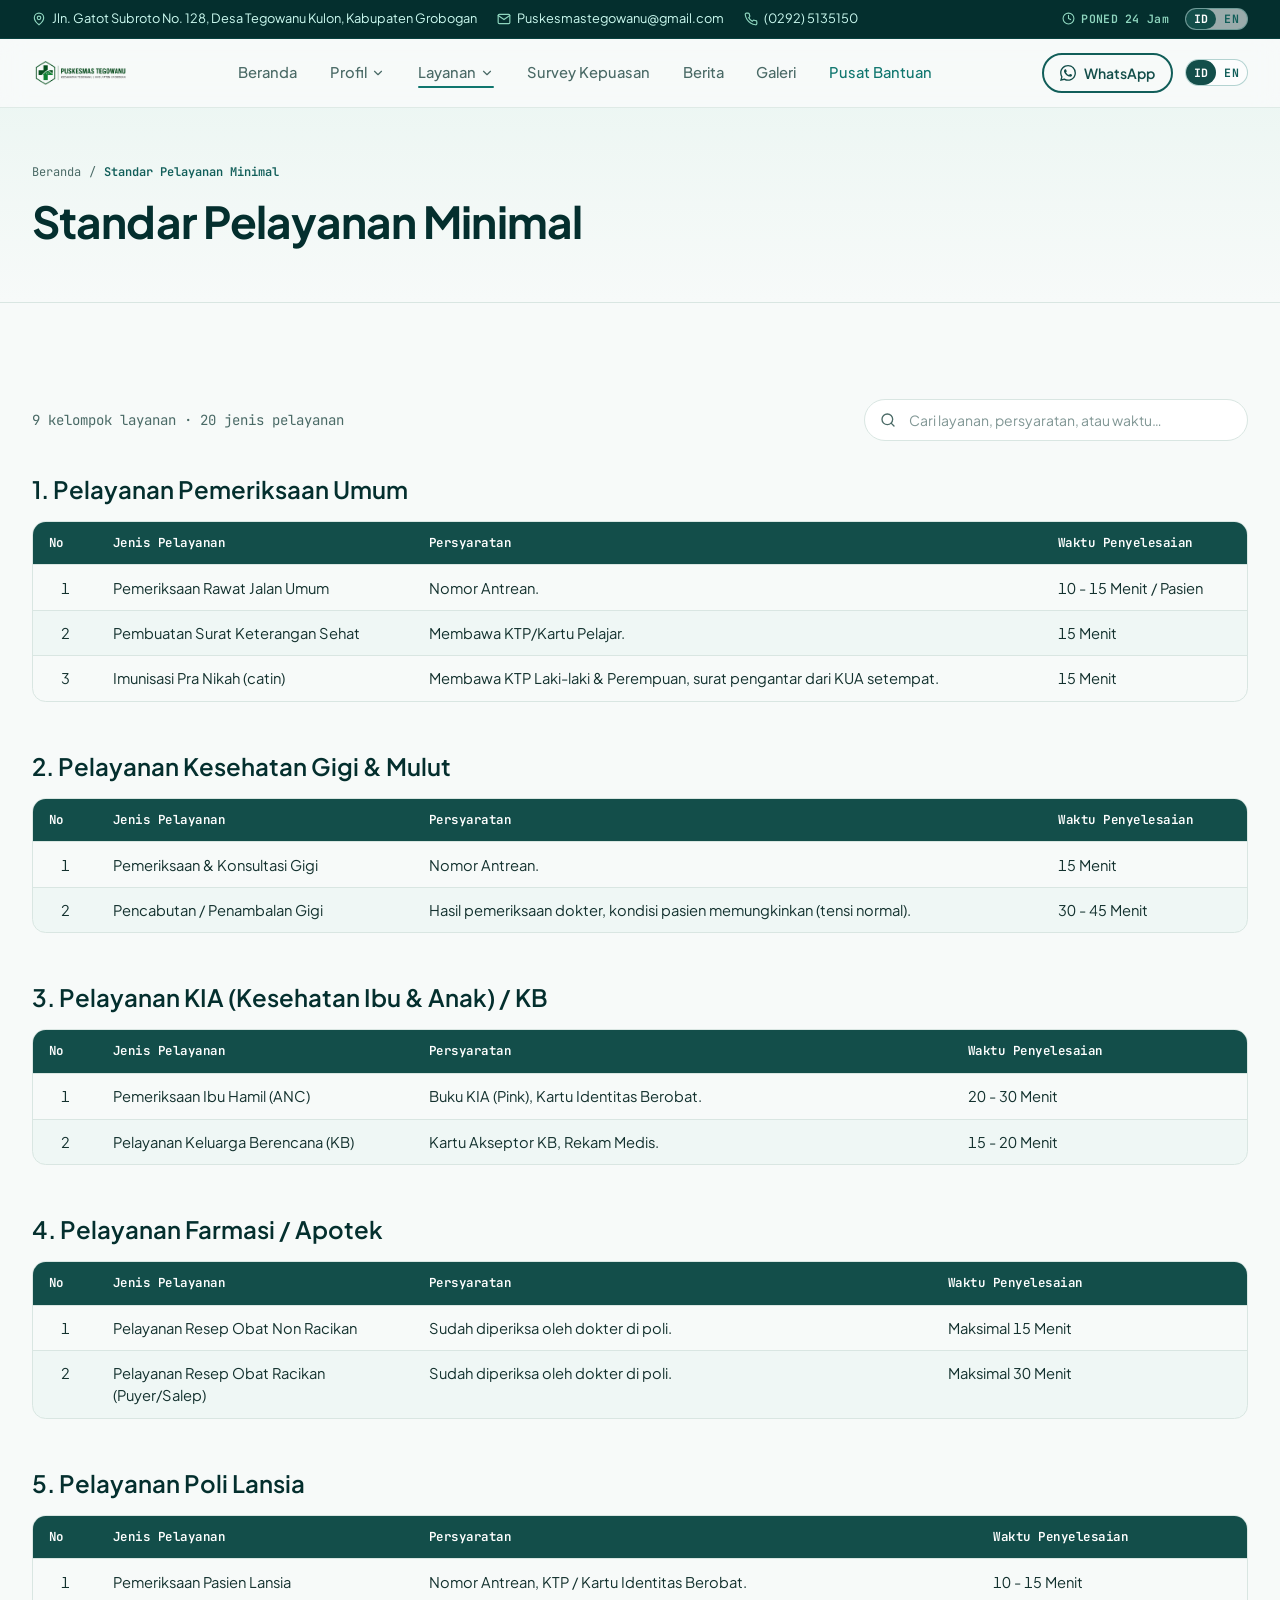
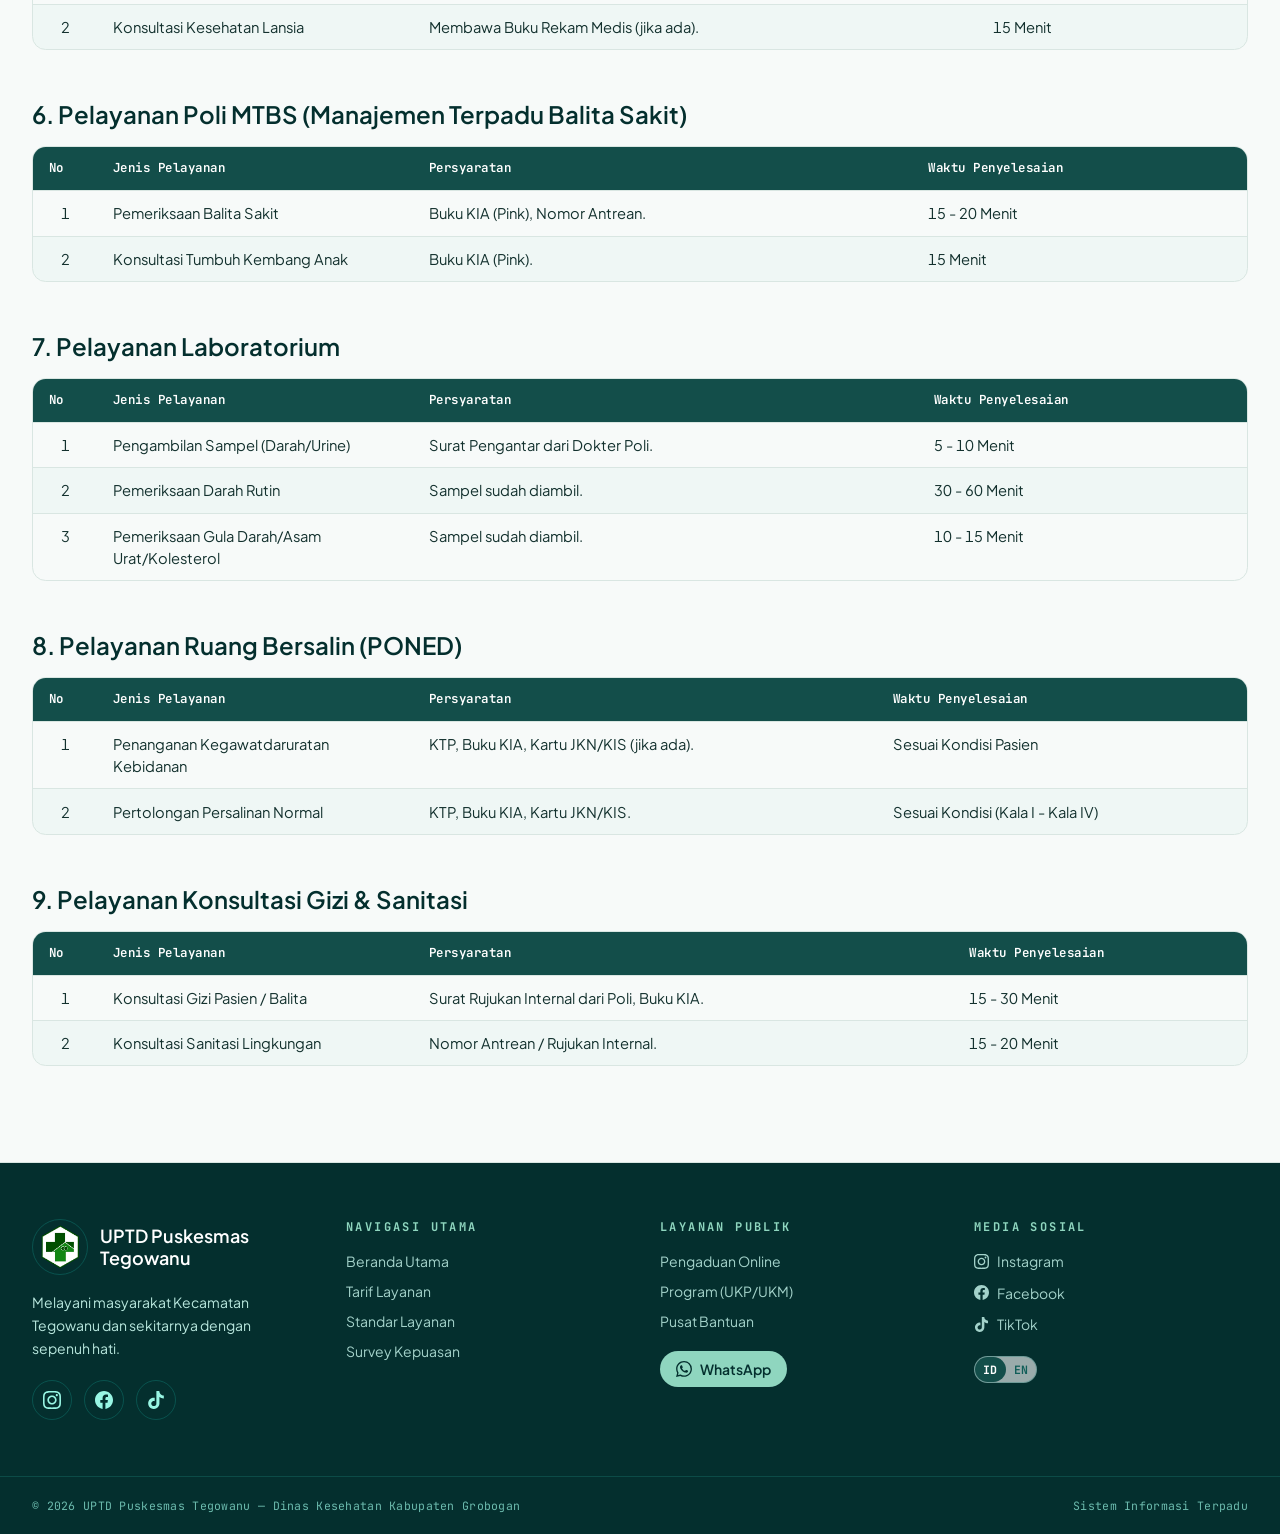
<file: standar-layanan/index.html>
<!DOCTYPE html><html lang="id" data-lang="id"> <head><meta charset="utf-8"><meta name="viewport" content="width=device-width, initial-scale=1"><title>Standar Pelayanan Minimal — Puskesmas Tegowanu</title><meta name="description" content="Fasilitas Pelayanan Kesehatan Tingkat Pertama di Jln. Gatot Subroto No. 128, Kecamatan Tegowanu, Kabupaten Grobogan. Melayani dengan sepenuh hati."><meta name="color-scheme" content="light"><meta name="theme-color" content="#134e4a"><link rel="icon" type="image/svg+xml" href="/favicon.svg"><link rel="canonical" href="https://puskesmas-tegowanu.dinkes-grobogan.id/standar-layanan"><link rel="alternate" hreflang="id" href="https://puskesmas-tegowanu.dinkes-grobogan.id/standar-layanan"><link rel="alternate" hreflang="en" href="https://puskesmas-tegowanu.dinkes-grobogan.id/standar-layanan"><link rel="alternate" hreflang="x-default" href="https://puskesmas-tegowanu.dinkes-grobogan.id/standar-layanan"><meta property="og:type" content="website"><meta property="og:url" content="https://puskesmas-tegowanu.dinkes-grobogan.id/standar-layanan"><meta property="og:title" content="Standar Pelayanan Minimal — Puskesmas Tegowanu"><meta property="og:description" content="Fasilitas Pelayanan Kesehatan Tingkat Pertama di Jln. Gatot Subroto No. 128, Kecamatan Tegowanu, Kabupaten Grobogan. Melayani dengan sepenuh hati."><meta property="og:image" content="https://puskesmas-tegowanu.dinkes-grobogan.id/img/sampul.webp"><meta property="og:locale" content="id_ID"><meta name="twitter:card" content="summary_large_image"><meta name="twitter:title" content="Standar Pelayanan Minimal — Puskesmas Tegowanu"><meta name="twitter:description" content="Fasilitas Pelayanan Kesehatan Tingkat Pertama di Jln. Gatot Subroto No. 128, Kecamatan Tegowanu, Kabupaten Grobogan. Melayani dengan sepenuh hati."><meta name="twitter:image" content="https://puskesmas-tegowanu.dinkes-grobogan.id/img/sampul.webp"><link rel="preconnect" href="https://fonts.googleapis.com"><link rel="preconnect" href="https://fonts.gstatic.com" crossorigin><link rel="stylesheet" href="https://fonts.googleapis.com/css2?family=Plus+Jakarta+Sans:wght@400;500;600;700;800&family=JetBrains+Mono:wght@400;500;700&display=swap"><link rel="preload" as="image" href="/img/sampul.webp" fetchpriority="high"><script type="application/ld+json">{"@context":"https://schema.org","@type":"BreadcrumbList","itemListElement":[{"@type":"ListItem","position":1,"name":"Beranda","item":"https://puskesmas-tegowanu.dinkes-grobogan.id"},{"@type":"ListItem","position":2,"name":"Standar Layanan","item":"https://puskesmas-tegowanu.dinkes-grobogan.id/standar-layanan"}]}</script><link rel="stylesheet" href="/_astro/_slug_.8fkmUNkn.css"></head> <body> <a href="#main" class="sr-only z-[100] rounded-full bg-teal-900 px-4 py-2 text-white focus:not-sr-only focus:fixed focus:left-4 focus:top-4"> <span data-i18n="a11y.skip">Lompat ke konten utama</span> </a> <header class="no-print"> <div class="hidden border-b border-teal-800/40 bg-teal-950 text-teal-100 md:block"> <div class="wrap flex items-center justify-between gap-4 py-2 text-[0.8rem] leading-none"> <div class="flex min-w-0 items-center gap-5"> <span class="inline-flex items-center gap-1.5 truncate"> <svg viewBox="0 0 24 24" class="shrink-0 text-mint" style="width:14px;height:14px" fill="none" stroke="currentColor" stroke-width="2" stroke-linecap="round" stroke-linejoin="round" aria-hidden="true" focusable="false"><path d="M20 10c0 6-8 12-8 12s-8-6-8-12a8 8 0 0 1 16 0Z"></path><path d="M12 13a3 3 0 1 0 0-6 3 3 0 0 0 0 6Z"></path></svg> Jln. Gatot Subroto No. 128, Desa Tegowanu Kulon, Kabupaten Grobogan </span> <span class="hidden items-center gap-1.5 lg:inline-flex"> <svg viewBox="0 0 24 24" class="shrink-0 text-mint" style="width:14px;height:14px" fill="none" stroke="currentColor" stroke-width="2" stroke-linecap="round" stroke-linejoin="round" aria-hidden="true" focusable="false"><path d="M4 4h16a2 2 0 0 1 2 2v12a2 2 0 0 1-2 2H4a2 2 0 0 1-2-2V6a2 2 0 0 1 2-2Z"></path><path d="m22 6-10 7L2 6"></path></svg> Puskesmastegowanu@gmail.com </span> <span class="hidden items-center gap-1.5 lg:inline-flex"> <svg viewBox="0 0 24 24" class="shrink-0 text-mint" style="width:14px;height:14px" fill="none" stroke="currentColor" stroke-width="2" stroke-linecap="round" stroke-linejoin="round" aria-hidden="true" focusable="false"><path d="M22 16.92v3a2 2 0 0 1-2.18 2 19.79 19.79 0 0 1-8.63-3.07 19.5 19.5 0 0 1-6-6 19.79 19.79 0 0 1-3.07-8.67A2 2 0 0 1 4.11 2h3a2 2 0 0 1 2 1.72c.13.96.36 1.9.7 2.81a2 2 0 0 1-.45 2.11L8.09 9.91a16 16 0 0 0 6 6l1.27-1.27a2 2 0 0 1 2.11-.45c.91.34 1.85.57 2.81.7A2 2 0 0 1 22 16.92Z"></path></svg> (0292) 5135150 </span> </div> <div class="flex shrink-0 items-center gap-4"> <span class="inline-flex items-center gap-1.5 font-mono text-[0.72rem] font-semibold tracking-wide text-mint"> <svg viewBox="0 0 24 24" class="shrink-0" style="width:13px;height:13px" fill="none" stroke="currentColor" stroke-width="2" stroke-linecap="round" stroke-linejoin="round" aria-hidden="true" focusable="false"><path d="M12 22a10 10 0 1 0 0-20 10 10 0 0 0 0 20Z"></path><path d="M12 6v6l4 2"></path></svg> <span data-i18n="topbar.hours">PONED 24 Jam</span> </span> <div class="inline-flex items-center rounded-full border border-teal-700/30 bg-white/60" role="group" aria-label="Pilih bahasa / Choose language" data-astro-cid-r2b4e7hz> <button type="button" data-lang-toggle data-lang="id" aria-pressed="true" class="lang-pill rounded-full font-mono font-bold tracking-wide transition-colors px-2 py-1 text-[0.72rem] is-active" data-astro-cid-r2b4e7hz> ID </button><button type="button" data-lang-toggle data-lang="en" aria-pressed="false" class="lang-pill rounded-full font-mono font-bold tracking-wide transition-colors px-2 py-1 text-[0.72rem]" data-astro-cid-r2b4e7hz> EN </button> </div>  </div> </div> </div> <div data-header class="sticky top-0 z-50 border-b border-line/80 bg-paper/85 backdrop-blur-md transition-shadow duration-300 [&.is-scrolled]:shadow-lift [&.is-scrolled]:bg-paper/95"> <div class="wrap flex items-center justify-between gap-4 py-3"> <a href="/" class="flex items-center gap-3" aria-label="Puskesmas Tegowanu"> <img src="/img/logo.webp" alt="Logo Puskesmas Tegowanu" width="132" height="52" class="h-11 w-auto"> </a> <nav class="hidden items-center gap-1 lg:flex" aria-label="Navigasi utama"> <a href="/#beranda" class="nav-link" data-nav="beranda"> <span data-i18n="nav.home">Beranda</span> </a> <div class="nav-dd group relative" data-nav="tentang"> <a href="/#profil" class="nav-link flex items-center gap-1" aria-haspopup="true" aria-expanded="false"> <span data-i18n="nav.profile">Profil</span> <svg viewBox="0 0 24 24" class="transition-transform duration-200 group-hover:rotate-180" style="width:14px;height:14px" fill="none" stroke="currentColor" stroke-width="2" stroke-linecap="round" stroke-linejoin="round" aria-hidden="true" focusable="false"><path d="m6 9 6 6 6-6"></path></svg> </a> <div class="absolute left-0 top-full pt-3 opacity-0 invisible transition-all duration-200 translate-y-1 group-hover:visible group-hover:opacity-100 group-hover:translate-y-0 group-focus-within:visible group-focus-within:opacity-100 group-focus-within:translate-y-0"> <div class="w-60 rounded-2xl border border-line bg-white p-2 shadow-lift"> <a href="/#profil" class="block rounded-xl px-4 py-2.5 text-sm font-medium text-ink-soft transition-colors hover:bg-teal-50 hover:text-teal-900"> <span data-i18n="nav.profileDetail">Profil Puskesmas</span> </a><a href="/#pengaduan" class="block rounded-xl px-4 py-2.5 text-sm font-medium text-ink-soft transition-colors hover:bg-teal-50 hover:text-teal-900"> <span data-i18n="nav.profileComplaint">Pengaduan</span> </a> </div> </div> </div><div class="nav-dd group relative is-active" data-nav="layanan"> <a href="/#layanan" class="nav-link flex items-center gap-1" aria-haspopup="true" aria-expanded="false"> <span data-i18n="nav.services">Layanan</span> <svg viewBox="0 0 24 24" class="transition-transform duration-200 group-hover:rotate-180" style="width:14px;height:14px" fill="none" stroke="currentColor" stroke-width="2" stroke-linecap="round" stroke-linejoin="round" aria-hidden="true" focusable="false"><path d="m6 9 6 6 6-6"></path></svg> </a> <div class="absolute left-0 top-full pt-3 opacity-0 invisible transition-all duration-200 translate-y-1 group-hover:visible group-hover:opacity-100 group-hover:translate-y-0 group-focus-within:visible group-focus-within:opacity-100 group-focus-within:translate-y-0"> <div class="w-60 rounded-2xl border border-line bg-white p-2 shadow-lift"> <a href="/#layanan" data-nav="layanan" class="block rounded-xl px-4 py-2.5 text-sm font-medium text-ink-soft transition-colors hover:bg-teal-50 hover:text-teal-900"> <span data-i18n="nav.servicesPrograms">Program Puskesmas</span> </a><a href="/tarif" class="block rounded-xl px-4 py-2.5 text-sm font-medium text-ink-soft transition-colors hover:bg-teal-50 hover:text-teal-900"> <span data-i18n="nav.servicesFees">Tarif Layanan (Perda)</span> </a><a href="/standar-layanan" class="block rounded-xl px-4 py-2.5 text-sm font-medium text-ink-soft transition-colors hover:bg-teal-50 hover:text-teal-900"> <span data-i18n="nav.servicesStandards">Standar Layanan</span> </a> </div> </div> </div> <a href="/survey-kepuasan" class="nav-link"> <span data-i18n="nav.survey">Survey Kepuasan</span> </a><a href="/#berita" class="nav-link" data-nav="berita"> <span data-i18n="nav.news">Berita</span> </a><a href="/#galeri" class="nav-link" data-nav="galeri"> <span data-i18n="nav.gallery">Galeri</span> </a><a href="/#kontak" class="nav-link !text-teal-700 font-bold" data-nav="kontak"> <span data-i18n="nav.help">Pusat Bantuan</span> </a> </nav> <div class="flex items-center gap-2 sm:gap-3"> <a href="https://wa.me/6281215935791" target="_blank" rel="noopener noreferrer" class="hidden items-center gap-2 rounded-full border-2 border-teal-800 px-4 py-2 text-sm font-semibold text-teal-900 transition-colors hover:bg-teal-900 hover:text-white md:inline-flex"> <svg viewBox="0 0 24 24" style="width:16px;height:16px" aria-hidden="true" focusable="false"><path fill="currentColor" d="M17.472 14.382c-.297-.149-1.758-.867-2.03-.967-.273-.099-.471-.148-.67.15-.197.297-.767.966-.94 1.164-.173.199-.347.223-.644.075-.297-.15-1.255-.463-2.39-1.475-.883-.788-1.48-1.761-1.653-2.059-.173-.297-.018-.458.13-.606.134-.133.298-.347.446-.52.149-.174.198-.298.298-.497.099-.198.05-.371-.025-.52-.075-.149-.669-1.612-.916-2.207-.242-.579-.487-.5-.669-.51-.173-.008-.371-.01-.57-.01-.198 0-.52.074-.792.372-.272.297-1.04 1.016-1.04 2.479 0 1.462 1.065 2.875 1.213 3.074.149.198 2.096 3.2 5.077 4.487.709.306 1.262.489 1.694.625.712.227 1.36.195 1.871.118.571-.085 1.758-.719 2.006-1.413.248-.694.248-1.289.173-1.413-.074-.124-.272-.198-.57-.347m-5.421 7.403h-.004a9.87 9.87 0 0 1-5.031-1.378l-.361-.214-3.741.982.998-3.648-.235-.374a9.86 9.86 0 0 1-1.51-5.26c.001-5.45 4.436-9.884 9.888-9.884 2.64 0 5.122 1.03 6.988 2.898a9.825 9.825 0 0 1 2.893 6.994c-.003 5.45-4.437 9.884-9.885 9.884m8.413-18.297A11.815 11.815 0 0 0 12.05 0C5.495 0 .16 5.335.157 11.892c0 2.096.547 4.142 1.588 5.945L.057 24l6.305-1.654a11.882 11.882 0 0 0 5.683 1.448h.005c6.554 0 11.89-5.335 11.893-11.893a11.821 11.821 0 0 0-3.48-8.413Z"></path></svg> <span data-i18n="nav.whatsapp">WhatsApp</span> </a> <div class="inline-flex items-center rounded-full border border-teal-700/30 bg-white/60 hidden lg:inline-flex" role="group" aria-label="Pilih bahasa / Choose language" data-astro-cid-r2b4e7hz> <button type="button" data-lang-toggle data-lang="id" aria-pressed="true" class="lang-pill rounded-full font-mono font-bold tracking-wide transition-colors px-2 py-1 text-[0.72rem] is-active" data-astro-cid-r2b4e7hz> ID </button><button type="button" data-lang-toggle data-lang="en" aria-pressed="false" class="lang-pill rounded-full font-mono font-bold tracking-wide transition-colors px-2 py-1 text-[0.72rem]" data-astro-cid-r2b4e7hz> EN </button> </div>  <style>astro-island,astro-slot,astro-static-slot{display:contents}</style><script>(()=>{var l=(n,t)=>{let i=async()=>{await(await n())()},e=typeof t.value=="object"?t.value:void 0,s={timeout:e==null?void 0:e.timeout};"requestIdleCallback"in window?window.requestIdleCallback(i,s):setTimeout(i,s.timeout||200)};(self.Astro||(self.Astro={})).idle=l;window.dispatchEvent(new Event("astro:idle"));})();</script><script>(()=>{var A=Object.defineProperty;var g=(i,o,a)=>o in i?A(i,o,{enumerable:!0,configurable:!0,writable:!0,value:a}):i[o]=a;var d=(i,o,a)=>g(i,typeof o!="symbol"?o+"":o,a);{let i={0:t=>m(t),1:t=>a(t),2:t=>new RegExp(t),3:t=>new Date(t),4:t=>new Map(a(t)),5:t=>new Set(a(t)),6:t=>BigInt(t),7:t=>new URL(t),8:t=>new Uint8Array(t),9:t=>new Uint16Array(t),10:t=>new Uint32Array(t),11:t=>1/0*t},o=t=>{let[l,e]=t;return l in i?i[l](e):void 0},a=t=>t.map(o),m=t=>typeof t!="object"||t===null?t:Object.fromEntries(Object.entries(t).map(([l,e])=>[l,o(e)]));class y extends HTMLElement{constructor(){super(...arguments);d(this,"Component");d(this,"hydrator");d(this,"hydrate",async()=>{var b;if(!this.hydrator||!this.isConnected)return;let e=(b=this.parentElement)==null?void 0:b.closest("astro-island[ssr]");if(e){e.addEventListener("astro:hydrate",this.hydrate,{once:!0});return}let c=this.querySelectorAll("astro-slot"),n={},h=this.querySelectorAll("template[data-astro-template]");for(let r of h){let s=r.closest(this.tagName);s!=null&&s.isSameNode(this)&&(n[r.getAttribute("data-astro-template")||"default"]=r.innerHTML,r.remove())}for(let r of c){let s=r.closest(this.tagName);s!=null&&s.isSameNode(this)&&(n[r.getAttribute("name")||"default"]=r.innerHTML)}let p;try{p=this.hasAttribute("props")?m(JSON.parse(this.getAttribute("props"))):{}}catch(r){let s=this.getAttribute("component-url")||"<unknown>",v=this.getAttribute("component-export");throw v&&(s+=` (export ${v})`),console.error(`[hydrate] Error parsing props for component ${s}`,this.getAttribute("props"),r),r}let u;await this.hydrator(this)(this.Component,p,n,{client:this.getAttribute("client")}),this.removeAttribute("ssr"),this.dispatchEvent(new CustomEvent("astro:hydrate"))});d(this,"unmount",()=>{this.isConnected||this.dispatchEvent(new CustomEvent("astro:unmount"))})}disconnectedCallback(){document.removeEventListener("astro:after-swap",this.unmount),document.addEventListener("astro:after-swap",this.unmount,{once:!0})}connectedCallback(){if(!this.hasAttribute("await-children")||document.readyState==="interactive"||document.readyState==="complete")this.childrenConnectedCallback();else{let e=()=>{document.removeEventListener("DOMContentLoaded",e),c.disconnect(),this.childrenConnectedCallback()},c=new MutationObserver(()=>{var n;((n=this.lastChild)==null?void 0:n.nodeType)===Node.COMMENT_NODE&&this.lastChild.nodeValue==="astro:end"&&(this.lastChild.remove(),e())});c.observe(this,{childList:!0}),document.addEventListener("DOMContentLoaded",e)}}async childrenConnectedCallback(){let e=this.getAttribute("before-hydration-url");e&&await import(e),this.start()}async start(){let e=JSON.parse(this.getAttribute("opts")),c=this.getAttribute("client");if(Astro[c]===void 0){window.addEventListener(`astro:${c}`,()=>this.start(),{once:!0});return}try{await Astro[c](async()=>{let n=this.getAttribute("renderer-url"),[h,{default:p}]=await Promise.all([import(this.getAttribute("component-url")),n?import(n):()=>()=>{}]),u=this.getAttribute("component-export")||"default";if(!u.includes("."))this.Component=h[u];else{this.Component=h;for(let f of u.split("."))this.Component=this.Component[f]}return this.hydrator=p,this.hydrate},e,this)}catch(n){console.error(`[astro-island] Error hydrating ${this.getAttribute("component-url")}`,n)}}attributeChangedCallback(){this.hydrate()}}d(y,"observedAttributes",["props"]),customElements.get("astro-island")||customElements.define("astro-island",y)}})();</script><astro-island uid="2vvqtp" prefix="r3" component-url="/_astro/MobileNav.BGxDOeov.js" component-export="default" renderer-url="/_astro/client.BblWQQyK.js" props="{}" ssr client="idle" opts="{&quot;name&quot;:&quot;MobileNav&quot;,&quot;value&quot;:true}" await-children><button type="button" aria-label="Buka menu navigasi" aria-expanded="false" class="inline-flex h-11 w-11 items-center justify-center rounded-full border border-line bg-white text-teal-900 transition-colors hover:bg-teal-50 lg:hidden" aria-haspopup="dialog" data-state="closed"><svg xmlns="http://www.w3.org/2000/svg" width="22" height="22" viewBox="0 0 24 24" fill="none" stroke="currentColor" stroke-width="2" stroke-linecap="round" stroke-linejoin="round" class="lucide lucide-menu"><line x1="4" x2="20" y1="12" y2="12"></line><line x1="4" x2="20" y1="6" y2="6"></line><line x1="4" x2="20" y1="18" y2="18"></line></svg></button><!--astro:end--></astro-island> </div> </div> </div> </header> <main id="main" class>  <section class="border-b border-line bg-gradient-to-b from-mint/10 to-paper"> <div class="wrap py-12 sm:py-14"> <nav aria-label="Breadcrumb" class="mb-4"> <ol class="flex items-center gap-2 font-mono text-xs text-ink-soft"> <li> <a href="/" class="transition-colors hover:text-teal-700"> <span data-i18n="pages.breadcrumbHome">Beranda</span> </a> </li> <li aria-hidden="true">/</li> <li aria-current="page" class="font-semibold text-teal-800">Standar Pelayanan Minimal</li> </ol> </nav> <h1 class="max-w-3xl font-display text-section font-bold text-balance text-teal-950" data-i18n="pages.standardTitle">Standar Pelayanan Minimal</h1>  </div> </section> <section class="section-pad"> <div class="wrap"> <div class="mb-8 flex flex-col gap-4 sm:flex-row sm:items-center sm:justify-between"> <p class="font-mono text-sm text-ink-soft"> 9 kelompok layanan · 20 jenis pelayanan
</p> <label class="relative block w-full max-w-sm"> <span class="sr-only">Cari layanan</span> <svg viewBox="0 0 24 24" class="pointer-events-none absolute left-4 top-1/2 h-4 w-4 -translate-y-1/2 text-ink-soft" fill="none" stroke="currentColor" stroke-width="2" stroke-linecap="round"> <circle cx="11" cy="11" r="8"></circle> <path d="m21 21-4.3-4.3"></path> </svg> <input type="search" data-table-filter placeholder="Cari layanan, persyaratan, atau waktu…" class="w-full rounded-full border border-line bg-white py-2.5 pl-11 pr-4 text-sm text-ink outline-none transition-shadow placeholder:text-ink-soft/70 focus:shadow-lift"> </label> </div> <div class="space-y-12"> <div> <h2 class="mb-4 font-display text-xl font-semibold text-teal-950 sm:text-2xl"> 1. Pelayanan Pemeriksaan Umum </h2> <div class="table-scroll"> <table class="data-table"> <thead> <tr> <th class="sticky w-16 text-center"> <span data-i18n="standar.no">No</span> </th><th class="sticky w-[26%]"> <span data-i18n="standar.service">Jenis Pelayanan</span> </th><th class="sticky"> <span data-i18n="standar.requirements">Persyaratan</span> </th><th class="sticky whitespace-nowrap"> <span data-i18n="standar.time">Waktu Penyelesaian</span> </th> </tr> </thead> <tbody> <tr data-filter-row> <td data-label="No" class="w-16 text-center"> 1 </td><td data-label="Jenis Pelayanan" class="w-[26%]"> Pemeriksaan Rawat Jalan Umum </td><td data-label="Persyaratan"> Nomor Antrean. </td><td data-label="Waktu Penyelesaian" class="whitespace-nowrap"> 10 - 15 Menit / Pasien </td> </tr><tr data-filter-row> <td data-label="No" class="w-16 text-center"> 2 </td><td data-label="Jenis Pelayanan" class="w-[26%]"> Pembuatan Surat Keterangan Sehat </td><td data-label="Persyaratan"> Membawa KTP/Kartu Pelajar. </td><td data-label="Waktu Penyelesaian" class="whitespace-nowrap"> 15 Menit </td> </tr><tr data-filter-row> <td data-label="No" class="w-16 text-center"> 3 </td><td data-label="Jenis Pelayanan" class="w-[26%]"> Imunisasi Pra Nikah (catin) </td><td data-label="Persyaratan"> Membawa KTP Laki-laki &amp; Perempuan, surat pengantar dari KUA setempat. </td><td data-label="Waktu Penyelesaian" class="whitespace-nowrap"> 15 Menit </td> </tr> </tbody> </table> </div> </div><div> <h2 class="mb-4 font-display text-xl font-semibold text-teal-950 sm:text-2xl"> 2. Pelayanan Kesehatan Gigi &amp; Mulut </h2> <div class="table-scroll"> <table class="data-table"> <thead> <tr> <th class="sticky w-16 text-center"> <span data-i18n="standar.no">No</span> </th><th class="sticky w-[26%]"> <span data-i18n="standar.service">Jenis Pelayanan</span> </th><th class="sticky"> <span data-i18n="standar.requirements">Persyaratan</span> </th><th class="sticky whitespace-nowrap"> <span data-i18n="standar.time">Waktu Penyelesaian</span> </th> </tr> </thead> <tbody> <tr data-filter-row> <td data-label="No" class="w-16 text-center"> 1 </td><td data-label="Jenis Pelayanan" class="w-[26%]"> Pemeriksaan &amp; Konsultasi Gigi </td><td data-label="Persyaratan"> Nomor Antrean. </td><td data-label="Waktu Penyelesaian" class="whitespace-nowrap"> 15 Menit </td> </tr><tr data-filter-row> <td data-label="No" class="w-16 text-center"> 2 </td><td data-label="Jenis Pelayanan" class="w-[26%]"> Pencabutan / Penambalan Gigi </td><td data-label="Persyaratan"> Hasil pemeriksaan dokter, kondisi pasien memungkinkan (tensi normal). </td><td data-label="Waktu Penyelesaian" class="whitespace-nowrap"> 30 - 45 Menit </td> </tr> </tbody> </table> </div> </div><div> <h2 class="mb-4 font-display text-xl font-semibold text-teal-950 sm:text-2xl"> 3. Pelayanan KIA (Kesehatan Ibu &amp; Anak) / KB </h2> <div class="table-scroll"> <table class="data-table"> <thead> <tr> <th class="sticky w-16 text-center"> <span data-i18n="standar.no">No</span> </th><th class="sticky w-[26%]"> <span data-i18n="standar.service">Jenis Pelayanan</span> </th><th class="sticky"> <span data-i18n="standar.requirements">Persyaratan</span> </th><th class="sticky whitespace-nowrap"> <span data-i18n="standar.time">Waktu Penyelesaian</span> </th> </tr> </thead> <tbody> <tr data-filter-row> <td data-label="No" class="w-16 text-center"> 1 </td><td data-label="Jenis Pelayanan" class="w-[26%]"> Pemeriksaan Ibu Hamil (ANC) </td><td data-label="Persyaratan"> Buku KIA (Pink), Kartu Identitas Berobat. </td><td data-label="Waktu Penyelesaian" class="whitespace-nowrap"> 20 - 30 Menit </td> </tr><tr data-filter-row> <td data-label="No" class="w-16 text-center"> 2 </td><td data-label="Jenis Pelayanan" class="w-[26%]"> Pelayanan Keluarga Berencana (KB) </td><td data-label="Persyaratan"> Kartu Akseptor KB, Rekam Medis. </td><td data-label="Waktu Penyelesaian" class="whitespace-nowrap"> 15 - 20 Menit </td> </tr> </tbody> </table> </div> </div><div> <h2 class="mb-4 font-display text-xl font-semibold text-teal-950 sm:text-2xl"> 4. Pelayanan Farmasi / Apotek </h2> <div class="table-scroll"> <table class="data-table"> <thead> <tr> <th class="sticky w-16 text-center"> <span data-i18n="standar.no">No</span> </th><th class="sticky w-[26%]"> <span data-i18n="standar.service">Jenis Pelayanan</span> </th><th class="sticky"> <span data-i18n="standar.requirements">Persyaratan</span> </th><th class="sticky whitespace-nowrap"> <span data-i18n="standar.time">Waktu Penyelesaian</span> </th> </tr> </thead> <tbody> <tr data-filter-row> <td data-label="No" class="w-16 text-center"> 1 </td><td data-label="Jenis Pelayanan" class="w-[26%]"> Pelayanan Resep Obat Non Racikan </td><td data-label="Persyaratan"> Sudah diperiksa oleh dokter di poli. </td><td data-label="Waktu Penyelesaian" class="whitespace-nowrap"> Maksimal 15 Menit </td> </tr><tr data-filter-row> <td data-label="No" class="w-16 text-center"> 2 </td><td data-label="Jenis Pelayanan" class="w-[26%]"> Pelayanan Resep Obat Racikan (Puyer/Salep) </td><td data-label="Persyaratan"> Sudah diperiksa oleh dokter di poli. </td><td data-label="Waktu Penyelesaian" class="whitespace-nowrap"> Maksimal 30 Menit </td> </tr> </tbody> </table> </div> </div><div> <h2 class="mb-4 font-display text-xl font-semibold text-teal-950 sm:text-2xl"> 5. Pelayanan Poli Lansia </h2> <div class="table-scroll"> <table class="data-table"> <thead> <tr> <th class="sticky w-16 text-center"> <span data-i18n="standar.no">No</span> </th><th class="sticky w-[26%]"> <span data-i18n="standar.service">Jenis Pelayanan</span> </th><th class="sticky"> <span data-i18n="standar.requirements">Persyaratan</span> </th><th class="sticky whitespace-nowrap"> <span data-i18n="standar.time">Waktu Penyelesaian</span> </th> </tr> </thead> <tbody> <tr data-filter-row> <td data-label="No" class="w-16 text-center"> 1 </td><td data-label="Jenis Pelayanan" class="w-[26%]"> Pemeriksaan Pasien Lansia </td><td data-label="Persyaratan"> Nomor Antrean, KTP / Kartu Identitas Berobat. </td><td data-label="Waktu Penyelesaian" class="whitespace-nowrap"> 10 - 15 Menit </td> </tr><tr data-filter-row> <td data-label="No" class="w-16 text-center"> 2 </td><td data-label="Jenis Pelayanan" class="w-[26%]"> Konsultasi Kesehatan Lansia </td><td data-label="Persyaratan"> Membawa Buku Rekam Medis (jika ada). </td><td data-label="Waktu Penyelesaian" class="whitespace-nowrap"> 15 Menit </td> </tr> </tbody> </table> </div> </div><div> <h2 class="mb-4 font-display text-xl font-semibold text-teal-950 sm:text-2xl"> 6. Pelayanan Poli MTBS (Manajemen Terpadu Balita Sakit) </h2> <div class="table-scroll"> <table class="data-table"> <thead> <tr> <th class="sticky w-16 text-center"> <span data-i18n="standar.no">No</span> </th><th class="sticky w-[26%]"> <span data-i18n="standar.service">Jenis Pelayanan</span> </th><th class="sticky"> <span data-i18n="standar.requirements">Persyaratan</span> </th><th class="sticky whitespace-nowrap"> <span data-i18n="standar.time">Waktu Penyelesaian</span> </th> </tr> </thead> <tbody> <tr data-filter-row> <td data-label="No" class="w-16 text-center"> 1 </td><td data-label="Jenis Pelayanan" class="w-[26%]"> Pemeriksaan Balita Sakit </td><td data-label="Persyaratan"> Buku KIA (Pink), Nomor Antrean. </td><td data-label="Waktu Penyelesaian" class="whitespace-nowrap"> 15 - 20 Menit </td> </tr><tr data-filter-row> <td data-label="No" class="w-16 text-center"> 2 </td><td data-label="Jenis Pelayanan" class="w-[26%]"> Konsultasi Tumbuh Kembang Anak </td><td data-label="Persyaratan"> Buku KIA (Pink). </td><td data-label="Waktu Penyelesaian" class="whitespace-nowrap"> 15 Menit </td> </tr> </tbody> </table> </div> </div><div> <h2 class="mb-4 font-display text-xl font-semibold text-teal-950 sm:text-2xl"> 7. Pelayanan Laboratorium </h2> <div class="table-scroll"> <table class="data-table"> <thead> <tr> <th class="sticky w-16 text-center"> <span data-i18n="standar.no">No</span> </th><th class="sticky w-[26%]"> <span data-i18n="standar.service">Jenis Pelayanan</span> </th><th class="sticky"> <span data-i18n="standar.requirements">Persyaratan</span> </th><th class="sticky whitespace-nowrap"> <span data-i18n="standar.time">Waktu Penyelesaian</span> </th> </tr> </thead> <tbody> <tr data-filter-row> <td data-label="No" class="w-16 text-center"> 1 </td><td data-label="Jenis Pelayanan" class="w-[26%]"> Pengambilan Sampel (Darah/Urine) </td><td data-label="Persyaratan"> Surat Pengantar dari Dokter Poli. </td><td data-label="Waktu Penyelesaian" class="whitespace-nowrap"> 5 - 10 Menit </td> </tr><tr data-filter-row> <td data-label="No" class="w-16 text-center"> 2 </td><td data-label="Jenis Pelayanan" class="w-[26%]"> Pemeriksaan Darah Rutin </td><td data-label="Persyaratan"> Sampel sudah diambil. </td><td data-label="Waktu Penyelesaian" class="whitespace-nowrap"> 30 - 60 Menit </td> </tr><tr data-filter-row> <td data-label="No" class="w-16 text-center"> 3 </td><td data-label="Jenis Pelayanan" class="w-[26%]"> Pemeriksaan Gula Darah/Asam Urat/Kolesterol </td><td data-label="Persyaratan"> Sampel sudah diambil. </td><td data-label="Waktu Penyelesaian" class="whitespace-nowrap"> 10 - 15 Menit </td> </tr> </tbody> </table> </div> </div><div> <h2 class="mb-4 font-display text-xl font-semibold text-teal-950 sm:text-2xl"> 8. Pelayanan Ruang Bersalin (PONED) </h2> <div class="table-scroll"> <table class="data-table"> <thead> <tr> <th class="sticky w-16 text-center"> <span data-i18n="standar.no">No</span> </th><th class="sticky w-[26%]"> <span data-i18n="standar.service">Jenis Pelayanan</span> </th><th class="sticky"> <span data-i18n="standar.requirements">Persyaratan</span> </th><th class="sticky whitespace-nowrap"> <span data-i18n="standar.time">Waktu Penyelesaian</span> </th> </tr> </thead> <tbody> <tr data-filter-row> <td data-label="No" class="w-16 text-center"> 1 </td><td data-label="Jenis Pelayanan" class="w-[26%]"> Penanganan Kegawatdaruratan Kebidanan </td><td data-label="Persyaratan"> KTP, Buku KIA, Kartu JKN/KIS (jika ada). </td><td data-label="Waktu Penyelesaian" class="whitespace-nowrap"> Sesuai Kondisi Pasien </td> </tr><tr data-filter-row> <td data-label="No" class="w-16 text-center"> 2 </td><td data-label="Jenis Pelayanan" class="w-[26%]"> Pertolongan Persalinan Normal </td><td data-label="Persyaratan"> KTP, Buku KIA, Kartu JKN/KIS. </td><td data-label="Waktu Penyelesaian" class="whitespace-nowrap"> Sesuai Kondisi (Kala I - Kala IV) </td> </tr> </tbody> </table> </div> </div><div> <h2 class="mb-4 font-display text-xl font-semibold text-teal-950 sm:text-2xl"> 9. Pelayanan Konsultasi Gizi &amp; Sanitasi </h2> <div class="table-scroll"> <table class="data-table"> <thead> <tr> <th class="sticky w-16 text-center"> <span data-i18n="standar.no">No</span> </th><th class="sticky w-[26%]"> <span data-i18n="standar.service">Jenis Pelayanan</span> </th><th class="sticky"> <span data-i18n="standar.requirements">Persyaratan</span> </th><th class="sticky whitespace-nowrap"> <span data-i18n="standar.time">Waktu Penyelesaian</span> </th> </tr> </thead> <tbody> <tr data-filter-row> <td data-label="No" class="w-16 text-center"> 1 </td><td data-label="Jenis Pelayanan" class="w-[26%]"> Konsultasi Gizi Pasien / Balita </td><td data-label="Persyaratan"> Surat Rujukan Internal dari Poli, Buku KIA. </td><td data-label="Waktu Penyelesaian" class="whitespace-nowrap"> 15 - 30 Menit </td> </tr><tr data-filter-row> <td data-label="No" class="w-16 text-center"> 2 </td><td data-label="Jenis Pelayanan" class="w-[26%]"> Konsultasi Sanitasi Lingkungan </td><td data-label="Persyaratan"> Nomor Antrean / Rujukan Internal. </td><td data-label="Waktu Penyelesaian" class="whitespace-nowrap"> 15 - 20 Menit </td> </tr> </tbody> </table> </div> </div> </div> <p id="no-results" data-filter-empty class="hidden py-10 text-center text-ink-soft">
Tidak ada layanan yang cocok dengan pencarian Anda.
</p> </div> </section>  </main> <footer class="no-print border-t border-line bg-teal-950 text-teal-100/90"> <div class="wrap grid gap-9 py-12 sm:grid-cols-2 sm:gap-10 sm:py-14 lg:grid-cols-4"> <div> <div class="flex items-center gap-3"> <img src="/img/logobawah.webp" alt="Logo Puskesmas Tegowanu" width="56" height="56" class="h-14 w-14 rounded-full border border-teal-700/50 object-contain p-1"> <div class="font-display text-lg font-semibold leading-tight text-white">
UPTD Puskesmas<br>Tegowanu
</div> </div> <p class="mt-4 max-w-xs text-sm leading-relaxed" data-i18n="footer.tagline">
Melayani masyarakat Kecamatan Tegowanu dan sekitarnya dengan sepenuh hati.
</p> <div class="mt-5 flex items-center gap-3"> <a href="https://www.instagram.com/puskesmastegowanu" target="_blank" rel="noopener noreferrer" aria-label="Instagram" class="flex h-10 w-10 items-center justify-center rounded-full border border-teal-700/50 text-teal-200 transition-colors hover:bg-mint hover:text-teal-950"> <svg viewBox="0 0 24 24" style="width:18px;height:18px" aria-hidden="true" focusable="false"><path fill="currentColor" d="M12 0C8.74 0 8.333.015 7.053.072 5.775.132 4.905.333 4.14.63c-.789.306-1.459.717-2.126 1.384S.935 3.35.63 4.14C.333 4.905.131 5.775.072 7.053.012 8.333 0 8.74 0 12s.015 3.667.072 4.947c.06 1.277.261 2.148.558 2.913.306.788.717 1.459 1.384 2.126.667.666 1.336 1.079 2.126 1.384.766.296 1.636.499 2.913.558C8.333 23.988 8.74 24 12 24s3.667-.015 4.947-.072c1.277-.06 2.148-.262 2.913-.558.788-.306 1.459-.718 2.126-1.384.666-.667 1.079-1.335 1.384-2.126.296-.765.499-1.636.558-2.913.06-1.28.072-1.687.072-4.947s-.015-3.667-.072-4.947c-.06-1.277-.262-2.149-.558-2.913-.306-.789-.718-1.459-1.384-2.126C21.319 1.347 20.651.935 19.86.63c-.765-.297-1.636-.499-2.913-.558C15.667.012 15.26 0 12 0zm0 2.16c3.203 0 3.585.016 4.85.071 1.17.055 1.805.249 2.227.415.562.217.96.477 1.382.896.419.42.679.819.896 1.381.164.422.36 1.057.413 2.227.057 1.266.07 1.646.07 4.85s-.015 3.585-.074 4.85c-.061 1.17-.256 1.805-.421 2.227-.224.562-.479.96-.899 1.382-.419.419-.824.679-1.38.896-.42.164-1.065.36-2.235.413-1.274.057-1.649.07-4.859.07-3.211 0-3.586-.015-4.859-.074-1.171-.061-1.816-.256-2.236-.421-.569-.224-.96-.479-1.379-.899-.421-.419-.69-.824-.9-1.38-.165-.42-.359-1.065-.42-2.235-.045-1.26-.061-1.649-.061-4.844 0-3.196.016-3.586.061-4.861.061-1.17.255-1.814.42-2.234.21-.57.479-.96.9-1.381.419-.419.81-.689 1.379-.898.42-.166 1.051-.361 2.221-.421 1.275-.045 1.65-.06 4.859-.06l.045.03zm0 3.678c-3.405 0-6.162 2.76-6.162 6.162 0 3.405 2.76 6.162 6.162 6.162 3.405 0 6.162-2.76 6.162-6.162 0-3.405-2.76-6.162-6.162-6.162zM12 16c-2.21 0-4-1.79-4-4s1.79-4 4-4 4 1.79 4 4-1.79 4-4 4zm7.846-10.405c0 .795-.646 1.44-1.44 1.44-.795 0-1.44-.646-1.44-1.44 0-.794.646-1.439 1.44-1.439.793-.001 1.44.645 1.44 1.439z"></path></svg> </a><a href="https://web.facebook.com/pages/Puskesmas%20Tegowanu" target="_blank" rel="noopener noreferrer" aria-label="Facebook" class="flex h-10 w-10 items-center justify-center rounded-full border border-teal-700/50 text-teal-200 transition-colors hover:bg-mint hover:text-teal-950"> <svg viewBox="0 0 24 24" style="width:18px;height:18px" aria-hidden="true" focusable="false"><path fill="currentColor" d="M24 12.073c0-6.627-5.373-12-12-12s-12 5.373-12 12c0 5.99 4.388 10.954 10.125 11.854v-8.385H7.078v-3.47h3.047V9.43c0-3.007 1.792-4.669 4.533-4.669 1.312 0 2.686.235 2.686.235v2.953H15.83c-1.491 0-1.956.925-1.956 1.874v2.25h3.328l-.532 3.47h-2.796v8.385C19.612 23.027 24 18.062 24 12.073z"></path></svg> </a><a href="https://www.tiktok.com/@puskesmas.tegowanu" target="_blank" rel="noopener noreferrer" aria-label="TikTok" class="flex h-10 w-10 items-center justify-center rounded-full border border-teal-700/50 text-teal-200 transition-colors hover:bg-mint hover:text-teal-950"> <svg viewBox="0 0 24 24" style="width:18px;height:18px" aria-hidden="true" focusable="false"><path fill="currentColor" d="M12.525.02c1.31-.02 2.61-.01 3.91-.02.08 1.53.63 3.09 1.75 4.17 1.12 1.11 2.7 1.62 4.24 1.79v4.03c-1.44-.05-2.89-.35-4.2-.97-.57-.26-1.1-.59-1.62-.93-.01 2.92.01 5.84-.02 8.75-.08 1.4-.54 2.79-1.35 3.94-1.31 1.92-3.58 3.17-5.91 3.21-1.43.08-2.86-.31-4.08-1.03-2.02-1.19-3.44-3.37-3.65-5.71-.02-.5-.03-1-.01-1.49.18-1.9 1.12-3.72 2.58-4.96 1.66-1.44 3.98-2.13 6.15-1.72.02 1.48-.04 2.96-.04 4.44-.99-.32-2.15-.23-3.02.37-.63.41-1.11 1.04-1.36 1.75-.21.51-.15 1.07-.14 1.61.24 1.64 1.82 3.02 3.5 2.87 1.12-.01 2.19-.66 2.77-1.61.19-.33.4-.67.41-1.06.1-1.79.06-3.57.07-5.36.01-4.03-.01-8.05.02-12.07z"></path></svg> </a> </div> </div> <div> <h5 class="mb-4 font-mono text-xs font-bold uppercase tracking-[0.2em] text-mint" data-i18n="footer.nav">Navigasi Utama</h5> <ul class="space-y-2.5 text-sm"> <li> <a href="/" class="text-teal-100/80 transition-colors hover:text-mint"> <span data-i18n="footer.home">Beranda Utama</span> </a> </li><li> <a href="/tarif" class="text-teal-100/80 transition-colors hover:text-mint"> <span data-i18n="footer.fees">Tarif Layanan</span> </a> </li><li> <a href="/standar-layanan" class="text-teal-100/80 transition-colors hover:text-mint"> <span data-i18n="footer.standards">Standar Layanan</span> </a> </li><li> <a href="/survey-kepuasan" class="text-teal-100/80 transition-colors hover:text-mint"> <span data-i18n="footer.survey">Survey Kepuasan</span> </a> </li> </ul> </div> <div> <h5 class="mb-4 font-mono text-xs font-bold uppercase tracking-[0.2em] text-mint" data-i18n="footer.public">Layanan Publik</h5> <ul class="space-y-2.5 text-sm"> <li> <a href="/#pengaduan" class="text-teal-100/80 transition-colors hover:text-mint"> <span data-i18n="footer.complaint">Pengaduan Online</span> </a> </li><li> <a href="/#layanan" class="text-teal-100/80 transition-colors hover:text-mint"> <span data-i18n="footer.programs">Program (UKP/UKM)</span> </a> </li><li> <a href="/#kontak" class="text-teal-100/80 transition-colors hover:text-mint"> <span data-i18n="footer.help">Pusat Bantuan</span> </a> </li> </ul> <a href="https://wa.me/6281215935791" target="_blank" rel="noopener noreferrer" class="mt-5 inline-flex items-center gap-2 rounded-full bg-mint px-4 py-2 text-sm font-semibold text-teal-950 transition-colors hover:bg-mint-deep hover:text-white"> <svg viewBox="0 0 24 24" style="width:16px;height:16px" aria-hidden="true" focusable="false"><path fill="currentColor" d="M17.472 14.382c-.297-.149-1.758-.867-2.03-.967-.273-.099-.471-.148-.67.15-.197.297-.767.966-.94 1.164-.173.199-.347.223-.644.075-.297-.15-1.255-.463-2.39-1.475-.883-.788-1.48-1.761-1.653-2.059-.173-.297-.018-.458.13-.606.134-.133.298-.347.446-.52.149-.174.198-.298.298-.497.099-.198.05-.371-.025-.52-.075-.149-.669-1.612-.916-2.207-.242-.579-.487-.5-.669-.51-.173-.008-.371-.01-.57-.01-.198 0-.52.074-.792.372-.272.297-1.04 1.016-1.04 2.479 0 1.462 1.065 2.875 1.213 3.074.149.198 2.096 3.2 5.077 4.487.709.306 1.262.489 1.694.625.712.227 1.36.195 1.871.118.571-.085 1.758-.719 2.006-1.413.248-.694.248-1.289.173-1.413-.074-.124-.272-.198-.57-.347m-5.421 7.403h-.004a9.87 9.87 0 0 1-5.031-1.378l-.361-.214-3.741.982.998-3.648-.235-.374a9.86 9.86 0 0 1-1.51-5.26c.001-5.45 4.436-9.884 9.888-9.884 2.64 0 5.122 1.03 6.988 2.898a9.825 9.825 0 0 1 2.893 6.994c-.003 5.45-4.437 9.884-9.885 9.884m8.413-18.297A11.815 11.815 0 0 0 12.05 0C5.495 0 .16 5.335.157 11.892c0 2.096.547 4.142 1.588 5.945L.057 24l6.305-1.654a11.882 11.882 0 0 0 5.683 1.448h.005c6.554 0 11.89-5.335 11.893-11.893a11.821 11.821 0 0 0-3.48-8.413Z"></path></svg>
WhatsApp
</a> </div> <div> <h5 class="mb-4 font-mono text-xs font-bold uppercase tracking-[0.2em] text-mint" data-i18n="footer.social">Media Sosial</h5> <ul class="space-y-2.5 text-sm"> <li> <a href="https://www.instagram.com/puskesmastegowanu" target="_blank" rel="noopener noreferrer" class="inline-flex items-center gap-2 text-teal-100/80 transition-colors hover:text-mint"> <svg viewBox="0 0 24 24" style="width:15px;height:15px" aria-hidden="true" focusable="false"><path fill="currentColor" d="M12 0C8.74 0 8.333.015 7.053.072 5.775.132 4.905.333 4.14.63c-.789.306-1.459.717-2.126 1.384S.935 3.35.63 4.14C.333 4.905.131 5.775.072 7.053.012 8.333 0 8.74 0 12s.015 3.667.072 4.947c.06 1.277.261 2.148.558 2.913.306.788.717 1.459 1.384 2.126.667.666 1.336 1.079 2.126 1.384.766.296 1.636.499 2.913.558C8.333 23.988 8.74 24 12 24s3.667-.015 4.947-.072c1.277-.06 2.148-.262 2.913-.558.788-.306 1.459-.718 2.126-1.384.666-.667 1.079-1.335 1.384-2.126.296-.765.499-1.636.558-2.913.06-1.28.072-1.687.072-4.947s-.015-3.667-.072-4.947c-.06-1.277-.262-2.149-.558-2.913-.306-.789-.718-1.459-1.384-2.126C21.319 1.347 20.651.935 19.86.63c-.765-.297-1.636-.499-2.913-.558C15.667.012 15.26 0 12 0zm0 2.16c3.203 0 3.585.016 4.85.071 1.17.055 1.805.249 2.227.415.562.217.96.477 1.382.896.419.42.679.819.896 1.381.164.422.36 1.057.413 2.227.057 1.266.07 1.646.07 4.85s-.015 3.585-.074 4.85c-.061 1.17-.256 1.805-.421 2.227-.224.562-.479.96-.899 1.382-.419.419-.824.679-1.38.896-.42.164-1.065.36-2.235.413-1.274.057-1.649.07-4.859.07-3.211 0-3.586-.015-4.859-.074-1.171-.061-1.816-.256-2.236-.421-.569-.224-.96-.479-1.379-.899-.421-.419-.69-.824-.9-1.38-.165-.42-.359-1.065-.42-2.235-.045-1.26-.061-1.649-.061-4.844 0-3.196.016-3.586.061-4.861.061-1.17.255-1.814.42-2.234.21-.57.479-.96.9-1.381.419-.419.81-.689 1.379-.898.42-.166 1.051-.361 2.221-.421 1.275-.045 1.65-.06 4.859-.06l.045.03zm0 3.678c-3.405 0-6.162 2.76-6.162 6.162 0 3.405 2.76 6.162 6.162 6.162 3.405 0 6.162-2.76 6.162-6.162 0-3.405-2.76-6.162-6.162-6.162zM12 16c-2.21 0-4-1.79-4-4s1.79-4 4-4 4 1.79 4 4-1.79 4-4 4zm7.846-10.405c0 .795-.646 1.44-1.44 1.44-.795 0-1.44-.646-1.44-1.44 0-.794.646-1.439 1.44-1.439.793-.001 1.44.645 1.44 1.439z"></path></svg> Instagram </a> </li><li> <a href="https://web.facebook.com/pages/Puskesmas%20Tegowanu" target="_blank" rel="noopener noreferrer" class="inline-flex items-center gap-2 text-teal-100/80 transition-colors hover:text-mint"> <svg viewBox="0 0 24 24" style="width:15px;height:15px" aria-hidden="true" focusable="false"><path fill="currentColor" d="M24 12.073c0-6.627-5.373-12-12-12s-12 5.373-12 12c0 5.99 4.388 10.954 10.125 11.854v-8.385H7.078v-3.47h3.047V9.43c0-3.007 1.792-4.669 4.533-4.669 1.312 0 2.686.235 2.686.235v2.953H15.83c-1.491 0-1.956.925-1.956 1.874v2.25h3.328l-.532 3.47h-2.796v8.385C19.612 23.027 24 18.062 24 12.073z"></path></svg> Facebook </a> </li><li> <a href="https://www.tiktok.com/@puskesmas.tegowanu" target="_blank" rel="noopener noreferrer" class="inline-flex items-center gap-2 text-teal-100/80 transition-colors hover:text-mint"> <svg viewBox="0 0 24 24" style="width:15px;height:15px" aria-hidden="true" focusable="false"><path fill="currentColor" d="M12.525.02c1.31-.02 2.61-.01 3.91-.02.08 1.53.63 3.09 1.75 4.17 1.12 1.11 2.7 1.62 4.24 1.79v4.03c-1.44-.05-2.89-.35-4.2-.97-.57-.26-1.1-.59-1.62-.93-.01 2.92.01 5.84-.02 8.75-.08 1.4-.54 2.79-1.35 3.94-1.31 1.92-3.58 3.17-5.91 3.21-1.43.08-2.86-.31-4.08-1.03-2.02-1.19-3.44-3.37-3.65-5.71-.02-.5-.03-1-.01-1.49.18-1.9 1.12-3.72 2.58-4.96 1.66-1.44 3.98-2.13 6.15-1.72.02 1.48-.04 2.96-.04 4.44-.99-.32-2.15-.23-3.02.37-.63.41-1.11 1.04-1.36 1.75-.21.51-.15 1.07-.14 1.61.24 1.64 1.82 3.02 3.5 2.87 1.12-.01 2.19-.66 2.77-1.61.19-.33.4-.67.41-1.06.1-1.79.06-3.57.07-5.36.01-4.03-.01-8.05.02-12.07z"></path></svg> TikTok </a> </li> </ul> <div class="mt-5"> <div class="inline-flex items-center rounded-full border border-teal-700/30 bg-white/60" role="group" aria-label="Pilih bahasa / Choose language" data-astro-cid-r2b4e7hz> <button type="button" data-lang-toggle data-lang="id" aria-pressed="true" class="lang-pill rounded-full font-mono font-bold tracking-wide transition-colors px-2 py-1 text-[0.72rem] is-active" data-astro-cid-r2b4e7hz> ID </button><button type="button" data-lang-toggle data-lang="en" aria-pressed="false" class="lang-pill rounded-full font-mono font-bold tracking-wide transition-colors px-2 py-1 text-[0.72rem]" data-astro-cid-r2b4e7hz> EN </button> </div>  </div> </div> </div> <div class="border-t border-teal-800/60"> <div class="wrap flex flex-col items-center justify-between gap-2 py-5 text-center font-mono text-[0.72rem] tracking-wide text-teal-200/70 sm:flex-row sm:text-left"> <span data-i18n="footer.legal">© 2026 UPTD Puskesmas Tegowanu — Dinas Kesehatan Kabupaten Grobogan</span> <span data-i18n="footer.system">Sistem Informasi Terpadu</span> </div> </div> </footer> <astro-island uid="O41nO" prefix="r2" component-url="/_astro/Globals.Be88Nm-J.js" component-export="default" renderer-url="/_astro/client.BblWQQyK.js" props="{}" ssr client="idle" opts="{&quot;name&quot;:&quot;Globals&quot;,&quot;value&quot;:true}"></astro-island> <script type="module" src="/_astro/Layout.astro_astro_type_script_index_0_lang.qLjCYAIu.js"></script> <script type="application/ld+json">{"@context":"https://schema.org","@type":["MedicalClinic","GovernmentOrganization"],"name":"UPTD Puskesmas Tegowanu","alternateName":"Puskesmas Tegowanu","description":"Fasilitas Pelayanan Kesehatan Tingkat Pertama di Jln. Gatot Subroto No. 128, Kecamatan Tegowanu, Kabupaten Grobogan. Melayani dengan sepenuh hati.","url":"https://puskesmas-tegowanu.dinkes-grobogan.id","telephone":"(0292) 5135150","email":"Puskesmastegowanu@gmail.com","image":"https://puskesmas-tegowanu.dinkes-grobogan.id/img/sampul.webp","foundingDate":"0","address":{"@type":"PostalAddress","streetAddress":"Jln. Gatot Subroto No. 128, Desa Tegowanu Kulon","addressLocality":"Kecamatan Tegowanu","addressRegion":"Kabupaten Grobogan","postalCode":"58165","addressCountry":"ID"},"openingHoursSpecification":[{"@type":"OpeningHoursSpecification","dayOfWeek":"Monday","opens":"07:30:00","closes":"14:15:00"},{"@type":"OpeningHoursSpecification","dayOfWeek":"Tuesday","opens":"07:30:00","closes":"14:15:00"},{"@type":"OpeningHoursSpecification","dayOfWeek":"Wednesday","opens":"07:30:00","closes":"14:15:00"},{"@type":"OpeningHoursSpecification","dayOfWeek":"Thursday","opens":"07:30:00","closes":"14:15:00"},{"@type":"OpeningHoursSpecification","dayOfWeek":"Friday","opens":"07:30:00","closes":"11:15:00"},{"@type":"OpeningHoursSpecification","dayOfWeek":"Saturday","opens":"07:30:00","closes":"12:45:00"}],"sameAs":["https://www.instagram.com/puskesmastegowanu","https://web.facebook.com/pages/Puskesmas%20Tegowanu","https://www.tiktok.com/@puskesmas.tegowanu"]}</script> </body> </html> <script type="module">const t=document.querySelector("[data-table-filter]"),a=Array.from(document.querySelectorAll("[data-filter-row]")),s=document.querySelector("[data-filter-empty]");if(t&&a.length>0){const l=()=>{const e=t.value.trim().toLowerCase();let n=0;a.forEach(o=>{const r=o.textContent?.toLowerCase().includes(e)??!1;o.style.display=e.length>0&&!r?"none":"",r&&(n+=1)}),s&&(s.style.display=e.length>0&&n===0?"block":"none")};t.addEventListener("input",l),l()}</script>
</file>
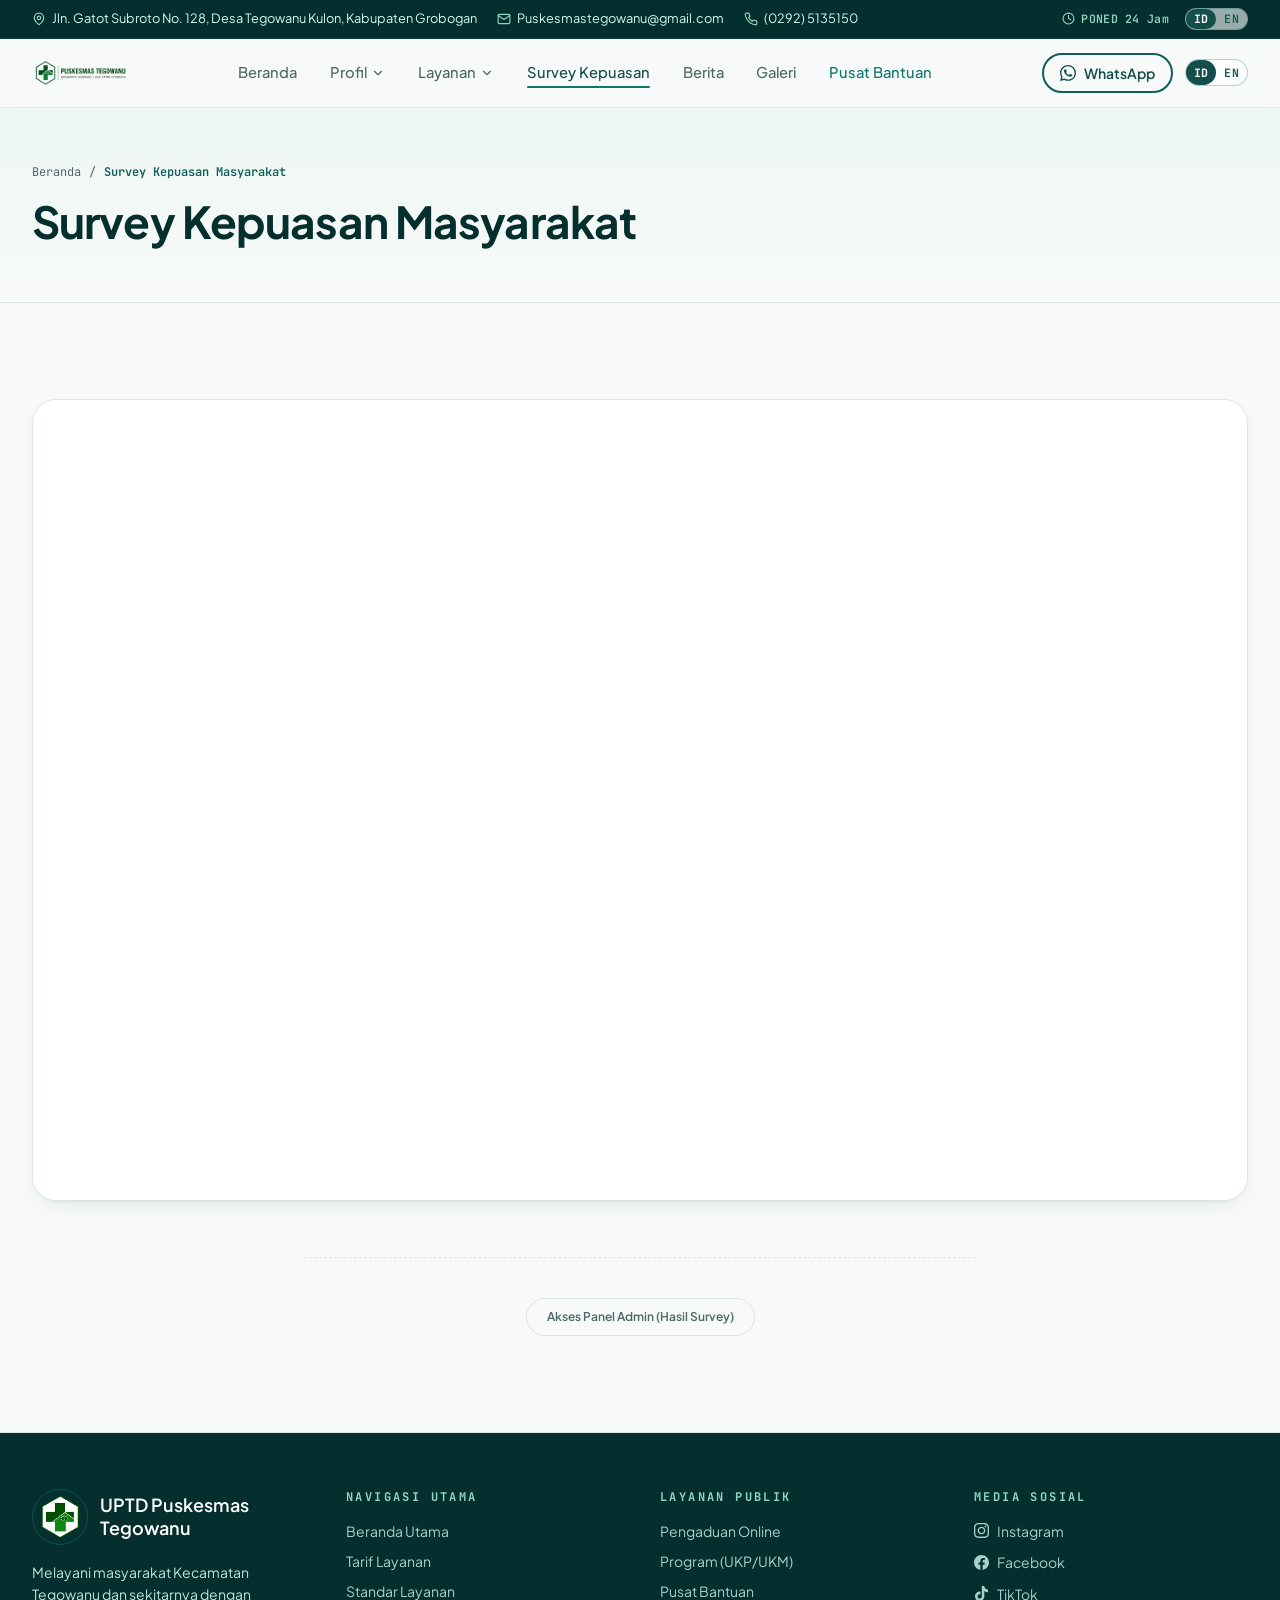
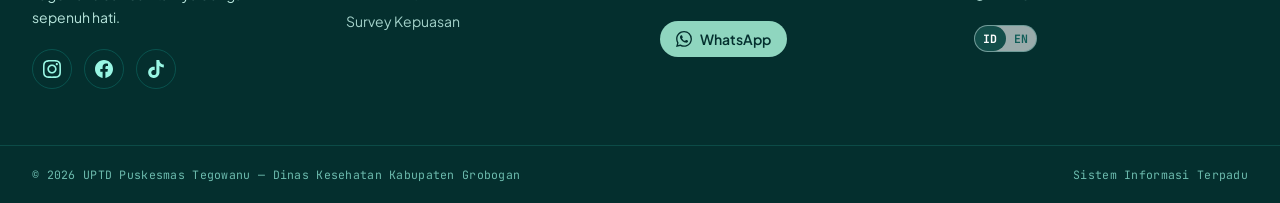
<file: survey-kepuasan/index.html>
<!DOCTYPE html><html lang="id" data-lang="id"> <head><meta charset="utf-8"><meta name="viewport" content="width=device-width, initial-scale=1"><title>Survey Kepuasan Masyarakat — Puskesmas Tegowanu</title><meta name="description" content="Fasilitas Pelayanan Kesehatan Tingkat Pertama di Jln. Gatot Subroto No. 128, Kecamatan Tegowanu, Kabupaten Grobogan. Melayani dengan sepenuh hati."><meta name="color-scheme" content="light"><meta name="theme-color" content="#134e4a"><link rel="icon" type="image/svg+xml" href="/favicon.svg"><link rel="canonical" href="https://puskesmas-tegowanu.dinkes-grobogan.id/survey-kepuasan"><link rel="alternate" hreflang="id" href="https://puskesmas-tegowanu.dinkes-grobogan.id/survey-kepuasan"><link rel="alternate" hreflang="en" href="https://puskesmas-tegowanu.dinkes-grobogan.id/survey-kepuasan"><link rel="alternate" hreflang="x-default" href="https://puskesmas-tegowanu.dinkes-grobogan.id/survey-kepuasan"><meta property="og:type" content="website"><meta property="og:url" content="https://puskesmas-tegowanu.dinkes-grobogan.id/survey-kepuasan"><meta property="og:title" content="Survey Kepuasan Masyarakat — Puskesmas Tegowanu"><meta property="og:description" content="Fasilitas Pelayanan Kesehatan Tingkat Pertama di Jln. Gatot Subroto No. 128, Kecamatan Tegowanu, Kabupaten Grobogan. Melayani dengan sepenuh hati."><meta property="og:image" content="https://puskesmas-tegowanu.dinkes-grobogan.id/img/sampul.webp"><meta property="og:locale" content="id_ID"><meta name="twitter:card" content="summary_large_image"><meta name="twitter:title" content="Survey Kepuasan Masyarakat — Puskesmas Tegowanu"><meta name="twitter:description" content="Fasilitas Pelayanan Kesehatan Tingkat Pertama di Jln. Gatot Subroto No. 128, Kecamatan Tegowanu, Kabupaten Grobogan. Melayani dengan sepenuh hati."><meta name="twitter:image" content="https://puskesmas-tegowanu.dinkes-grobogan.id/img/sampul.webp"><link rel="preconnect" href="https://fonts.googleapis.com"><link rel="preconnect" href="https://fonts.gstatic.com" crossorigin><link rel="stylesheet" href="https://fonts.googleapis.com/css2?family=Plus+Jakarta+Sans:wght@400;500;600;700;800&family=JetBrains+Mono:wght@400;500;700&display=swap"><link rel="preload" as="image" href="/img/sampul.webp" fetchpriority="high"><script type="application/ld+json">{"@context":"https://schema.org","@type":"BreadcrumbList","itemListElement":[{"@type":"ListItem","position":1,"name":"Beranda","item":"https://puskesmas-tegowanu.dinkes-grobogan.id"},{"@type":"ListItem","position":2,"name":"Survey Kepuasan","item":"https://puskesmas-tegowanu.dinkes-grobogan.id/survey-kepuasan"}]}</script><link rel="stylesheet" href="/_astro/_slug_.8fkmUNkn.css"></head> <body> <a href="#main" class="sr-only z-[100] rounded-full bg-teal-900 px-4 py-2 text-white focus:not-sr-only focus:fixed focus:left-4 focus:top-4"> <span data-i18n="a11y.skip">Lompat ke konten utama</span> </a> <header class="no-print"> <div class="hidden border-b border-teal-800/40 bg-teal-950 text-teal-100 md:block"> <div class="wrap flex items-center justify-between gap-4 py-2 text-[0.8rem] leading-none"> <div class="flex min-w-0 items-center gap-5"> <span class="inline-flex items-center gap-1.5 truncate"> <svg viewBox="0 0 24 24" class="shrink-0 text-mint" style="width:14px;height:14px" fill="none" stroke="currentColor" stroke-width="2" stroke-linecap="round" stroke-linejoin="round" aria-hidden="true" focusable="false"><path d="M20 10c0 6-8 12-8 12s-8-6-8-12a8 8 0 0 1 16 0Z"></path><path d="M12 13a3 3 0 1 0 0-6 3 3 0 0 0 0 6Z"></path></svg> Jln. Gatot Subroto No. 128, Desa Tegowanu Kulon, Kabupaten Grobogan </span> <span class="hidden items-center gap-1.5 lg:inline-flex"> <svg viewBox="0 0 24 24" class="shrink-0 text-mint" style="width:14px;height:14px" fill="none" stroke="currentColor" stroke-width="2" stroke-linecap="round" stroke-linejoin="round" aria-hidden="true" focusable="false"><path d="M4 4h16a2 2 0 0 1 2 2v12a2 2 0 0 1-2 2H4a2 2 0 0 1-2-2V6a2 2 0 0 1 2-2Z"></path><path d="m22 6-10 7L2 6"></path></svg> Puskesmastegowanu@gmail.com </span> <span class="hidden items-center gap-1.5 lg:inline-flex"> <svg viewBox="0 0 24 24" class="shrink-0 text-mint" style="width:14px;height:14px" fill="none" stroke="currentColor" stroke-width="2" stroke-linecap="round" stroke-linejoin="round" aria-hidden="true" focusable="false"><path d="M22 16.92v3a2 2 0 0 1-2.18 2 19.79 19.79 0 0 1-8.63-3.07 19.5 19.5 0 0 1-6-6 19.79 19.79 0 0 1-3.07-8.67A2 2 0 0 1 4.11 2h3a2 2 0 0 1 2 1.72c.13.96.36 1.9.7 2.81a2 2 0 0 1-.45 2.11L8.09 9.91a16 16 0 0 0 6 6l1.27-1.27a2 2 0 0 1 2.11-.45c.91.34 1.85.57 2.81.7A2 2 0 0 1 22 16.92Z"></path></svg> (0292) 5135150 </span> </div> <div class="flex shrink-0 items-center gap-4"> <span class="inline-flex items-center gap-1.5 font-mono text-[0.72rem] font-semibold tracking-wide text-mint"> <svg viewBox="0 0 24 24" class="shrink-0" style="width:13px;height:13px" fill="none" stroke="currentColor" stroke-width="2" stroke-linecap="round" stroke-linejoin="round" aria-hidden="true" focusable="false"><path d="M12 22a10 10 0 1 0 0-20 10 10 0 0 0 0 20Z"></path><path d="M12 6v6l4 2"></path></svg> <span data-i18n="topbar.hours">PONED 24 Jam</span> </span> <div class="inline-flex items-center rounded-full border border-teal-700/30 bg-white/60" role="group" aria-label="Pilih bahasa / Choose language" data-astro-cid-r2b4e7hz> <button type="button" data-lang-toggle data-lang="id" aria-pressed="true" class="lang-pill rounded-full font-mono font-bold tracking-wide transition-colors px-2 py-1 text-[0.72rem] is-active" data-astro-cid-r2b4e7hz> ID </button><button type="button" data-lang-toggle data-lang="en" aria-pressed="false" class="lang-pill rounded-full font-mono font-bold tracking-wide transition-colors px-2 py-1 text-[0.72rem]" data-astro-cid-r2b4e7hz> EN </button> </div>  </div> </div> </div> <div data-header class="sticky top-0 z-50 border-b border-line/80 bg-paper/85 backdrop-blur-md transition-shadow duration-300 [&.is-scrolled]:shadow-lift [&.is-scrolled]:bg-paper/95"> <div class="wrap flex items-center justify-between gap-4 py-3"> <a href="/" class="flex items-center gap-3" aria-label="Puskesmas Tegowanu"> <img src="/img/logo.webp" alt="Logo Puskesmas Tegowanu" width="132" height="52" class="h-11 w-auto"> </a> <nav class="hidden items-center gap-1 lg:flex" aria-label="Navigasi utama"> <a href="/#beranda" class="nav-link" data-nav="beranda"> <span data-i18n="nav.home">Beranda</span> </a> <div class="nav-dd group relative" data-nav="tentang"> <a href="/#profil" class="nav-link flex items-center gap-1" aria-haspopup="true" aria-expanded="false"> <span data-i18n="nav.profile">Profil</span> <svg viewBox="0 0 24 24" class="transition-transform duration-200 group-hover:rotate-180" style="width:14px;height:14px" fill="none" stroke="currentColor" stroke-width="2" stroke-linecap="round" stroke-linejoin="round" aria-hidden="true" focusable="false"><path d="m6 9 6 6 6-6"></path></svg> </a> <div class="absolute left-0 top-full pt-3 opacity-0 invisible transition-all duration-200 translate-y-1 group-hover:visible group-hover:opacity-100 group-hover:translate-y-0 group-focus-within:visible group-focus-within:opacity-100 group-focus-within:translate-y-0"> <div class="w-60 rounded-2xl border border-line bg-white p-2 shadow-lift"> <a href="/#profil" class="block rounded-xl px-4 py-2.5 text-sm font-medium text-ink-soft transition-colors hover:bg-teal-50 hover:text-teal-900"> <span data-i18n="nav.profileDetail">Profil Puskesmas</span> </a><a href="/#pengaduan" class="block rounded-xl px-4 py-2.5 text-sm font-medium text-ink-soft transition-colors hover:bg-teal-50 hover:text-teal-900"> <span data-i18n="nav.profileComplaint">Pengaduan</span> </a> </div> </div> </div><div class="nav-dd group relative" data-nav="layanan"> <a href="/#layanan" class="nav-link flex items-center gap-1" aria-haspopup="true" aria-expanded="false"> <span data-i18n="nav.services">Layanan</span> <svg viewBox="0 0 24 24" class="transition-transform duration-200 group-hover:rotate-180" style="width:14px;height:14px" fill="none" stroke="currentColor" stroke-width="2" stroke-linecap="round" stroke-linejoin="round" aria-hidden="true" focusable="false"><path d="m6 9 6 6 6-6"></path></svg> </a> <div class="absolute left-0 top-full pt-3 opacity-0 invisible transition-all duration-200 translate-y-1 group-hover:visible group-hover:opacity-100 group-hover:translate-y-0 group-focus-within:visible group-focus-within:opacity-100 group-focus-within:translate-y-0"> <div class="w-60 rounded-2xl border border-line bg-white p-2 shadow-lift"> <a href="/#layanan" data-nav="layanan" class="block rounded-xl px-4 py-2.5 text-sm font-medium text-ink-soft transition-colors hover:bg-teal-50 hover:text-teal-900"> <span data-i18n="nav.servicesPrograms">Program Puskesmas</span> </a><a href="/tarif" class="block rounded-xl px-4 py-2.5 text-sm font-medium text-ink-soft transition-colors hover:bg-teal-50 hover:text-teal-900"> <span data-i18n="nav.servicesFees">Tarif Layanan (Perda)</span> </a><a href="/standar-layanan" class="block rounded-xl px-4 py-2.5 text-sm font-medium text-ink-soft transition-colors hover:bg-teal-50 hover:text-teal-900"> <span data-i18n="nav.servicesStandards">Standar Layanan</span> </a> </div> </div> </div> <a href="/survey-kepuasan" class="nav-link is-active"> <span data-i18n="nav.survey">Survey Kepuasan</span> </a><a href="/#berita" class="nav-link" data-nav="berita"> <span data-i18n="nav.news">Berita</span> </a><a href="/#galeri" class="nav-link" data-nav="galeri"> <span data-i18n="nav.gallery">Galeri</span> </a><a href="/#kontak" class="nav-link !text-teal-700 font-bold" data-nav="kontak"> <span data-i18n="nav.help">Pusat Bantuan</span> </a> </nav> <div class="flex items-center gap-2 sm:gap-3"> <a href="https://wa.me/6281215935791" target="_blank" rel="noopener noreferrer" class="hidden items-center gap-2 rounded-full border-2 border-teal-800 px-4 py-2 text-sm font-semibold text-teal-900 transition-colors hover:bg-teal-900 hover:text-white md:inline-flex"> <svg viewBox="0 0 24 24" style="width:16px;height:16px" aria-hidden="true" focusable="false"><path fill="currentColor" d="M17.472 14.382c-.297-.149-1.758-.867-2.03-.967-.273-.099-.471-.148-.67.15-.197.297-.767.966-.94 1.164-.173.199-.347.223-.644.075-.297-.15-1.255-.463-2.39-1.475-.883-.788-1.48-1.761-1.653-2.059-.173-.297-.018-.458.13-.606.134-.133.298-.347.446-.52.149-.174.198-.298.298-.497.099-.198.05-.371-.025-.52-.075-.149-.669-1.612-.916-2.207-.242-.579-.487-.5-.669-.51-.173-.008-.371-.01-.57-.01-.198 0-.52.074-.792.372-.272.297-1.04 1.016-1.04 2.479 0 1.462 1.065 2.875 1.213 3.074.149.198 2.096 3.2 5.077 4.487.709.306 1.262.489 1.694.625.712.227 1.36.195 1.871.118.571-.085 1.758-.719 2.006-1.413.248-.694.248-1.289.173-1.413-.074-.124-.272-.198-.57-.347m-5.421 7.403h-.004a9.87 9.87 0 0 1-5.031-1.378l-.361-.214-3.741.982.998-3.648-.235-.374a9.86 9.86 0 0 1-1.51-5.26c.001-5.45 4.436-9.884 9.888-9.884 2.64 0 5.122 1.03 6.988 2.898a9.825 9.825 0 0 1 2.893 6.994c-.003 5.45-4.437 9.884-9.885 9.884m8.413-18.297A11.815 11.815 0 0 0 12.05 0C5.495 0 .16 5.335.157 11.892c0 2.096.547 4.142 1.588 5.945L.057 24l6.305-1.654a11.882 11.882 0 0 0 5.683 1.448h.005c6.554 0 11.89-5.335 11.893-11.893a11.821 11.821 0 0 0-3.48-8.413Z"></path></svg> <span data-i18n="nav.whatsapp">WhatsApp</span> </a> <div class="inline-flex items-center rounded-full border border-teal-700/30 bg-white/60 hidden lg:inline-flex" role="group" aria-label="Pilih bahasa / Choose language" data-astro-cid-r2b4e7hz> <button type="button" data-lang-toggle data-lang="id" aria-pressed="true" class="lang-pill rounded-full font-mono font-bold tracking-wide transition-colors px-2 py-1 text-[0.72rem] is-active" data-astro-cid-r2b4e7hz> ID </button><button type="button" data-lang-toggle data-lang="en" aria-pressed="false" class="lang-pill rounded-full font-mono font-bold tracking-wide transition-colors px-2 py-1 text-[0.72rem]" data-astro-cid-r2b4e7hz> EN </button> </div>  <style>astro-island,astro-slot,astro-static-slot{display:contents}</style><script>(()=>{var l=(n,t)=>{let i=async()=>{await(await n())()},e=typeof t.value=="object"?t.value:void 0,s={timeout:e==null?void 0:e.timeout};"requestIdleCallback"in window?window.requestIdleCallback(i,s):setTimeout(i,s.timeout||200)};(self.Astro||(self.Astro={})).idle=l;window.dispatchEvent(new Event("astro:idle"));})();</script><script>(()=>{var A=Object.defineProperty;var g=(i,o,a)=>o in i?A(i,o,{enumerable:!0,configurable:!0,writable:!0,value:a}):i[o]=a;var d=(i,o,a)=>g(i,typeof o!="symbol"?o+"":o,a);{let i={0:t=>m(t),1:t=>a(t),2:t=>new RegExp(t),3:t=>new Date(t),4:t=>new Map(a(t)),5:t=>new Set(a(t)),6:t=>BigInt(t),7:t=>new URL(t),8:t=>new Uint8Array(t),9:t=>new Uint16Array(t),10:t=>new Uint32Array(t),11:t=>1/0*t},o=t=>{let[l,e]=t;return l in i?i[l](e):void 0},a=t=>t.map(o),m=t=>typeof t!="object"||t===null?t:Object.fromEntries(Object.entries(t).map(([l,e])=>[l,o(e)]));class y extends HTMLElement{constructor(){super(...arguments);d(this,"Component");d(this,"hydrator");d(this,"hydrate",async()=>{var b;if(!this.hydrator||!this.isConnected)return;let e=(b=this.parentElement)==null?void 0:b.closest("astro-island[ssr]");if(e){e.addEventListener("astro:hydrate",this.hydrate,{once:!0});return}let c=this.querySelectorAll("astro-slot"),n={},h=this.querySelectorAll("template[data-astro-template]");for(let r of h){let s=r.closest(this.tagName);s!=null&&s.isSameNode(this)&&(n[r.getAttribute("data-astro-template")||"default"]=r.innerHTML,r.remove())}for(let r of c){let s=r.closest(this.tagName);s!=null&&s.isSameNode(this)&&(n[r.getAttribute("name")||"default"]=r.innerHTML)}let p;try{p=this.hasAttribute("props")?m(JSON.parse(this.getAttribute("props"))):{}}catch(r){let s=this.getAttribute("component-url")||"<unknown>",v=this.getAttribute("component-export");throw v&&(s+=` (export ${v})`),console.error(`[hydrate] Error parsing props for component ${s}`,this.getAttribute("props"),r),r}let u;await this.hydrator(this)(this.Component,p,n,{client:this.getAttribute("client")}),this.removeAttribute("ssr"),this.dispatchEvent(new CustomEvent("astro:hydrate"))});d(this,"unmount",()=>{this.isConnected||this.dispatchEvent(new CustomEvent("astro:unmount"))})}disconnectedCallback(){document.removeEventListener("astro:after-swap",this.unmount),document.addEventListener("astro:after-swap",this.unmount,{once:!0})}connectedCallback(){if(!this.hasAttribute("await-children")||document.readyState==="interactive"||document.readyState==="complete")this.childrenConnectedCallback();else{let e=()=>{document.removeEventListener("DOMContentLoaded",e),c.disconnect(),this.childrenConnectedCallback()},c=new MutationObserver(()=>{var n;((n=this.lastChild)==null?void 0:n.nodeType)===Node.COMMENT_NODE&&this.lastChild.nodeValue==="astro:end"&&(this.lastChild.remove(),e())});c.observe(this,{childList:!0}),document.addEventListener("DOMContentLoaded",e)}}async childrenConnectedCallback(){let e=this.getAttribute("before-hydration-url");e&&await import(e),this.start()}async start(){let e=JSON.parse(this.getAttribute("opts")),c=this.getAttribute("client");if(Astro[c]===void 0){window.addEventListener(`astro:${c}`,()=>this.start(),{once:!0});return}try{await Astro[c](async()=>{let n=this.getAttribute("renderer-url"),[h,{default:p}]=await Promise.all([import(this.getAttribute("component-url")),n?import(n):()=>()=>{}]),u=this.getAttribute("component-export")||"default";if(!u.includes("."))this.Component=h[u];else{this.Component=h;for(let f of u.split("."))this.Component=this.Component[f]}return this.hydrator=p,this.hydrate},e,this)}catch(n){console.error(`[astro-island] Error hydrating ${this.getAttribute("component-url")}`,n)}}attributeChangedCallback(){this.hydrate()}}d(y,"observedAttributes",["props"]),customElements.get("astro-island")||customElements.define("astro-island",y)}})();</script><astro-island uid="2vvqtp" prefix="r5" component-url="/_astro/MobileNav.BGxDOeov.js" component-export="default" renderer-url="/_astro/client.BblWQQyK.js" props="{}" ssr client="idle" opts="{&quot;name&quot;:&quot;MobileNav&quot;,&quot;value&quot;:true}" await-children><button type="button" aria-label="Buka menu navigasi" aria-expanded="false" class="inline-flex h-11 w-11 items-center justify-center rounded-full border border-line bg-white text-teal-900 transition-colors hover:bg-teal-50 lg:hidden" aria-haspopup="dialog" data-state="closed"><svg xmlns="http://www.w3.org/2000/svg" width="22" height="22" viewBox="0 0 24 24" fill="none" stroke="currentColor" stroke-width="2" stroke-linecap="round" stroke-linejoin="round" class="lucide lucide-menu"><line x1="4" x2="20" y1="12" y2="12"></line><line x1="4" x2="20" y1="6" y2="6"></line><line x1="4" x2="20" y1="18" y2="18"></line></svg></button><!--astro:end--></astro-island> </div> </div> </div> </header> <main id="main" class>  <section class="border-b border-line bg-gradient-to-b from-mint/10 to-paper"> <div class="wrap py-12 sm:py-14"> <nav aria-label="Breadcrumb" class="mb-4"> <ol class="flex items-center gap-2 font-mono text-xs text-ink-soft"> <li> <a href="/" class="transition-colors hover:text-teal-700"> <span data-i18n="pages.breadcrumbHome">Beranda</span> </a> </li> <li aria-hidden="true">/</li> <li aria-current="page" class="font-semibold text-teal-800">Survey Kepuasan Masyarakat</li> </ol> </nav> <h1 class="max-w-3xl font-display text-section font-bold text-balance text-teal-950" data-i18n="pages.surveyTitle">Survey Kepuasan Masyarakat</h1>  </div> </section> <section class="section-pad"> <div class="wrap max-w-4xl"> <div class="overflow-hidden rounded-3xl border border-line shadow-card"> <iframe src="https://forms.gle/AZpvenWufsmvqUqo9" title="Formulir Survey Kepuasan Masyarakat" width="100%" height="800" loading="lazy" class="block min-h-[640px] w-full border-0 bg-white">
          Memuat formulir survey…
        </iframe> </div> <script>(()=>{var e=async t=>{await(await t())()};(self.Astro||(self.Astro={})).load=e;window.dispatchEvent(new Event("astro:load"));})();</script><astro-island uid="1gY0xQ" prefix="r3" component-url="/_astro/SurveyGate.p4UfEGHr.js" component-export="default" renderer-url="/_astro/client.BblWQQyK.js" props="{}" ssr client="load" opts="{&quot;name&quot;:&quot;SurveyGate&quot;,&quot;value&quot;:true}" await-children><div class="mx-auto mt-14 max-w-2xl border-t border-dashed border-line pt-10 text-center"><button type="button" class="inline-flex items-center gap-2 rounded-full border border-line px-5 py-2.5 text-xs font-semibold text-ink-soft transition-colors hover:border-teal-700 hover:text-teal-900">Akses Panel Admin (Hasil Survey)</button></div><!--astro:end--></astro-island> </div> </section>  </main> <footer class="no-print border-t border-line bg-teal-950 text-teal-100/90"> <div class="wrap grid gap-9 py-12 sm:grid-cols-2 sm:gap-10 sm:py-14 lg:grid-cols-4"> <div> <div class="flex items-center gap-3"> <img src="/img/logobawah.webp" alt="Logo Puskesmas Tegowanu" width="56" height="56" class="h-14 w-14 rounded-full border border-teal-700/50 object-contain p-1"> <div class="font-display text-lg font-semibold leading-tight text-white">
UPTD Puskesmas<br>Tegowanu
</div> </div> <p class="mt-4 max-w-xs text-sm leading-relaxed" data-i18n="footer.tagline">
Melayani masyarakat Kecamatan Tegowanu dan sekitarnya dengan sepenuh hati.
</p> <div class="mt-5 flex items-center gap-3"> <a href="https://www.instagram.com/puskesmastegowanu" target="_blank" rel="noopener noreferrer" aria-label="Instagram" class="flex h-10 w-10 items-center justify-center rounded-full border border-teal-700/50 text-teal-200 transition-colors hover:bg-mint hover:text-teal-950"> <svg viewBox="0 0 24 24" style="width:18px;height:18px" aria-hidden="true" focusable="false"><path fill="currentColor" d="M12 0C8.74 0 8.333.015 7.053.072 5.775.132 4.905.333 4.14.63c-.789.306-1.459.717-2.126 1.384S.935 3.35.63 4.14C.333 4.905.131 5.775.072 7.053.012 8.333 0 8.74 0 12s.015 3.667.072 4.947c.06 1.277.261 2.148.558 2.913.306.788.717 1.459 1.384 2.126.667.666 1.336 1.079 2.126 1.384.766.296 1.636.499 2.913.558C8.333 23.988 8.74 24 12 24s3.667-.015 4.947-.072c1.277-.06 2.148-.262 2.913-.558.788-.306 1.459-.718 2.126-1.384.666-.667 1.079-1.335 1.384-2.126.296-.765.499-1.636.558-2.913.06-1.28.072-1.687.072-4.947s-.015-3.667-.072-4.947c-.06-1.277-.262-2.149-.558-2.913-.306-.789-.718-1.459-1.384-2.126C21.319 1.347 20.651.935 19.86.63c-.765-.297-1.636-.499-2.913-.558C15.667.012 15.26 0 12 0zm0 2.16c3.203 0 3.585.016 4.85.071 1.17.055 1.805.249 2.227.415.562.217.96.477 1.382.896.419.42.679.819.896 1.381.164.422.36 1.057.413 2.227.057 1.266.07 1.646.07 4.85s-.015 3.585-.074 4.85c-.061 1.17-.256 1.805-.421 2.227-.224.562-.479.96-.899 1.382-.419.419-.824.679-1.38.896-.42.164-1.065.36-2.235.413-1.274.057-1.649.07-4.859.07-3.211 0-3.586-.015-4.859-.074-1.171-.061-1.816-.256-2.236-.421-.569-.224-.96-.479-1.379-.899-.421-.419-.69-.824-.9-1.38-.165-.42-.359-1.065-.42-2.235-.045-1.26-.061-1.649-.061-4.844 0-3.196.016-3.586.061-4.861.061-1.17.255-1.814.42-2.234.21-.57.479-.96.9-1.381.419-.419.81-.689 1.379-.898.42-.166 1.051-.361 2.221-.421 1.275-.045 1.65-.06 4.859-.06l.045.03zm0 3.678c-3.405 0-6.162 2.76-6.162 6.162 0 3.405 2.76 6.162 6.162 6.162 3.405 0 6.162-2.76 6.162-6.162 0-3.405-2.76-6.162-6.162-6.162zM12 16c-2.21 0-4-1.79-4-4s1.79-4 4-4 4 1.79 4 4-1.79 4-4 4zm7.846-10.405c0 .795-.646 1.44-1.44 1.44-.795 0-1.44-.646-1.44-1.44 0-.794.646-1.439 1.44-1.439.793-.001 1.44.645 1.44 1.439z"></path></svg> </a><a href="https://web.facebook.com/pages/Puskesmas%20Tegowanu" target="_blank" rel="noopener noreferrer" aria-label="Facebook" class="flex h-10 w-10 items-center justify-center rounded-full border border-teal-700/50 text-teal-200 transition-colors hover:bg-mint hover:text-teal-950"> <svg viewBox="0 0 24 24" style="width:18px;height:18px" aria-hidden="true" focusable="false"><path fill="currentColor" d="M24 12.073c0-6.627-5.373-12-12-12s-12 5.373-12 12c0 5.99 4.388 10.954 10.125 11.854v-8.385H7.078v-3.47h3.047V9.43c0-3.007 1.792-4.669 4.533-4.669 1.312 0 2.686.235 2.686.235v2.953H15.83c-1.491 0-1.956.925-1.956 1.874v2.25h3.328l-.532 3.47h-2.796v8.385C19.612 23.027 24 18.062 24 12.073z"></path></svg> </a><a href="https://www.tiktok.com/@puskesmas.tegowanu" target="_blank" rel="noopener noreferrer" aria-label="TikTok" class="flex h-10 w-10 items-center justify-center rounded-full border border-teal-700/50 text-teal-200 transition-colors hover:bg-mint hover:text-teal-950"> <svg viewBox="0 0 24 24" style="width:18px;height:18px" aria-hidden="true" focusable="false"><path fill="currentColor" d="M12.525.02c1.31-.02 2.61-.01 3.91-.02.08 1.53.63 3.09 1.75 4.17 1.12 1.11 2.7 1.62 4.24 1.79v4.03c-1.44-.05-2.89-.35-4.2-.97-.57-.26-1.1-.59-1.62-.93-.01 2.92.01 5.84-.02 8.75-.08 1.4-.54 2.79-1.35 3.94-1.31 1.92-3.58 3.17-5.91 3.21-1.43.08-2.86-.31-4.08-1.03-2.02-1.19-3.44-3.37-3.65-5.71-.02-.5-.03-1-.01-1.49.18-1.9 1.12-3.72 2.58-4.96 1.66-1.44 3.98-2.13 6.15-1.72.02 1.48-.04 2.96-.04 4.44-.99-.32-2.15-.23-3.02.37-.63.41-1.11 1.04-1.36 1.75-.21.51-.15 1.07-.14 1.61.24 1.64 1.82 3.02 3.5 2.87 1.12-.01 2.19-.66 2.77-1.61.19-.33.4-.67.41-1.06.1-1.79.06-3.57.07-5.36.01-4.03-.01-8.05.02-12.07z"></path></svg> </a> </div> </div> <div> <h5 class="mb-4 font-mono text-xs font-bold uppercase tracking-[0.2em] text-mint" data-i18n="footer.nav">Navigasi Utama</h5> <ul class="space-y-2.5 text-sm"> <li> <a href="/" class="text-teal-100/80 transition-colors hover:text-mint"> <span data-i18n="footer.home">Beranda Utama</span> </a> </li><li> <a href="/tarif" class="text-teal-100/80 transition-colors hover:text-mint"> <span data-i18n="footer.fees">Tarif Layanan</span> </a> </li><li> <a href="/standar-layanan" class="text-teal-100/80 transition-colors hover:text-mint"> <span data-i18n="footer.standards">Standar Layanan</span> </a> </li><li> <a href="/survey-kepuasan" class="text-teal-100/80 transition-colors hover:text-mint"> <span data-i18n="footer.survey">Survey Kepuasan</span> </a> </li> </ul> </div> <div> <h5 class="mb-4 font-mono text-xs font-bold uppercase tracking-[0.2em] text-mint" data-i18n="footer.public">Layanan Publik</h5> <ul class="space-y-2.5 text-sm"> <li> <a href="/#pengaduan" class="text-teal-100/80 transition-colors hover:text-mint"> <span data-i18n="footer.complaint">Pengaduan Online</span> </a> </li><li> <a href="/#layanan" class="text-teal-100/80 transition-colors hover:text-mint"> <span data-i18n="footer.programs">Program (UKP/UKM)</span> </a> </li><li> <a href="/#kontak" class="text-teal-100/80 transition-colors hover:text-mint"> <span data-i18n="footer.help">Pusat Bantuan</span> </a> </li> </ul> <a href="https://wa.me/6281215935791" target="_blank" rel="noopener noreferrer" class="mt-5 inline-flex items-center gap-2 rounded-full bg-mint px-4 py-2 text-sm font-semibold text-teal-950 transition-colors hover:bg-mint-deep hover:text-white"> <svg viewBox="0 0 24 24" style="width:16px;height:16px" aria-hidden="true" focusable="false"><path fill="currentColor" d="M17.472 14.382c-.297-.149-1.758-.867-2.03-.967-.273-.099-.471-.148-.67.15-.197.297-.767.966-.94 1.164-.173.199-.347.223-.644.075-.297-.15-1.255-.463-2.39-1.475-.883-.788-1.48-1.761-1.653-2.059-.173-.297-.018-.458.13-.606.134-.133.298-.347.446-.52.149-.174.198-.298.298-.497.099-.198.05-.371-.025-.52-.075-.149-.669-1.612-.916-2.207-.242-.579-.487-.5-.669-.51-.173-.008-.371-.01-.57-.01-.198 0-.52.074-.792.372-.272.297-1.04 1.016-1.04 2.479 0 1.462 1.065 2.875 1.213 3.074.149.198 2.096 3.2 5.077 4.487.709.306 1.262.489 1.694.625.712.227 1.36.195 1.871.118.571-.085 1.758-.719 2.006-1.413.248-.694.248-1.289.173-1.413-.074-.124-.272-.198-.57-.347m-5.421 7.403h-.004a9.87 9.87 0 0 1-5.031-1.378l-.361-.214-3.741.982.998-3.648-.235-.374a9.86 9.86 0 0 1-1.51-5.26c.001-5.45 4.436-9.884 9.888-9.884 2.64 0 5.122 1.03 6.988 2.898a9.825 9.825 0 0 1 2.893 6.994c-.003 5.45-4.437 9.884-9.885 9.884m8.413-18.297A11.815 11.815 0 0 0 12.05 0C5.495 0 .16 5.335.157 11.892c0 2.096.547 4.142 1.588 5.945L.057 24l6.305-1.654a11.882 11.882 0 0 0 5.683 1.448h.005c6.554 0 11.89-5.335 11.893-11.893a11.821 11.821 0 0 0-3.48-8.413Z"></path></svg>
WhatsApp
</a> </div> <div> <h5 class="mb-4 font-mono text-xs font-bold uppercase tracking-[0.2em] text-mint" data-i18n="footer.social">Media Sosial</h5> <ul class="space-y-2.5 text-sm"> <li> <a href="https://www.instagram.com/puskesmastegowanu" target="_blank" rel="noopener noreferrer" class="inline-flex items-center gap-2 text-teal-100/80 transition-colors hover:text-mint"> <svg viewBox="0 0 24 24" style="width:15px;height:15px" aria-hidden="true" focusable="false"><path fill="currentColor" d="M12 0C8.74 0 8.333.015 7.053.072 5.775.132 4.905.333 4.14.63c-.789.306-1.459.717-2.126 1.384S.935 3.35.63 4.14C.333 4.905.131 5.775.072 7.053.012 8.333 0 8.74 0 12s.015 3.667.072 4.947c.06 1.277.261 2.148.558 2.913.306.788.717 1.459 1.384 2.126.667.666 1.336 1.079 2.126 1.384.766.296 1.636.499 2.913.558C8.333 23.988 8.74 24 12 24s3.667-.015 4.947-.072c1.277-.06 2.148-.262 2.913-.558.788-.306 1.459-.718 2.126-1.384.666-.667 1.079-1.335 1.384-2.126.296-.765.499-1.636.558-2.913.06-1.28.072-1.687.072-4.947s-.015-3.667-.072-4.947c-.06-1.277-.262-2.149-.558-2.913-.306-.789-.718-1.459-1.384-2.126C21.319 1.347 20.651.935 19.86.63c-.765-.297-1.636-.499-2.913-.558C15.667.012 15.26 0 12 0zm0 2.16c3.203 0 3.585.016 4.85.071 1.17.055 1.805.249 2.227.415.562.217.96.477 1.382.896.419.42.679.819.896 1.381.164.422.36 1.057.413 2.227.057 1.266.07 1.646.07 4.85s-.015 3.585-.074 4.85c-.061 1.17-.256 1.805-.421 2.227-.224.562-.479.96-.899 1.382-.419.419-.824.679-1.38.896-.42.164-1.065.36-2.235.413-1.274.057-1.649.07-4.859.07-3.211 0-3.586-.015-4.859-.074-1.171-.061-1.816-.256-2.236-.421-.569-.224-.96-.479-1.379-.899-.421-.419-.69-.824-.9-1.38-.165-.42-.359-1.065-.42-2.235-.045-1.26-.061-1.649-.061-4.844 0-3.196.016-3.586.061-4.861.061-1.17.255-1.814.42-2.234.21-.57.479-.96.9-1.381.419-.419.81-.689 1.379-.898.42-.166 1.051-.361 2.221-.421 1.275-.045 1.65-.06 4.859-.06l.045.03zm0 3.678c-3.405 0-6.162 2.76-6.162 6.162 0 3.405 2.76 6.162 6.162 6.162 3.405 0 6.162-2.76 6.162-6.162 0-3.405-2.76-6.162-6.162-6.162zM12 16c-2.21 0-4-1.79-4-4s1.79-4 4-4 4 1.79 4 4-1.79 4-4 4zm7.846-10.405c0 .795-.646 1.44-1.44 1.44-.795 0-1.44-.646-1.44-1.44 0-.794.646-1.439 1.44-1.439.793-.001 1.44.645 1.44 1.439z"></path></svg> Instagram </a> </li><li> <a href="https://web.facebook.com/pages/Puskesmas%20Tegowanu" target="_blank" rel="noopener noreferrer" class="inline-flex items-center gap-2 text-teal-100/80 transition-colors hover:text-mint"> <svg viewBox="0 0 24 24" style="width:15px;height:15px" aria-hidden="true" focusable="false"><path fill="currentColor" d="M24 12.073c0-6.627-5.373-12-12-12s-12 5.373-12 12c0 5.99 4.388 10.954 10.125 11.854v-8.385H7.078v-3.47h3.047V9.43c0-3.007 1.792-4.669 4.533-4.669 1.312 0 2.686.235 2.686.235v2.953H15.83c-1.491 0-1.956.925-1.956 1.874v2.25h3.328l-.532 3.47h-2.796v8.385C19.612 23.027 24 18.062 24 12.073z"></path></svg> Facebook </a> </li><li> <a href="https://www.tiktok.com/@puskesmas.tegowanu" target="_blank" rel="noopener noreferrer" class="inline-flex items-center gap-2 text-teal-100/80 transition-colors hover:text-mint"> <svg viewBox="0 0 24 24" style="width:15px;height:15px" aria-hidden="true" focusable="false"><path fill="currentColor" d="M12.525.02c1.31-.02 2.61-.01 3.91-.02.08 1.53.63 3.09 1.75 4.17 1.12 1.11 2.7 1.62 4.24 1.79v4.03c-1.44-.05-2.89-.35-4.2-.97-.57-.26-1.1-.59-1.62-.93-.01 2.92.01 5.84-.02 8.75-.08 1.4-.54 2.79-1.35 3.94-1.31 1.92-3.58 3.17-5.91 3.21-1.43.08-2.86-.31-4.08-1.03-2.02-1.19-3.44-3.37-3.65-5.71-.02-.5-.03-1-.01-1.49.18-1.9 1.12-3.72 2.58-4.96 1.66-1.44 3.98-2.13 6.15-1.72.02 1.48-.04 2.96-.04 4.44-.99-.32-2.15-.23-3.02.37-.63.41-1.11 1.04-1.36 1.75-.21.51-.15 1.07-.14 1.61.24 1.64 1.82 3.02 3.5 2.87 1.12-.01 2.19-.66 2.77-1.61.19-.33.4-.67.41-1.06.1-1.79.06-3.57.07-5.36.01-4.03-.01-8.05.02-12.07z"></path></svg> TikTok </a> </li> </ul> <div class="mt-5"> <div class="inline-flex items-center rounded-full border border-teal-700/30 bg-white/60" role="group" aria-label="Pilih bahasa / Choose language" data-astro-cid-r2b4e7hz> <button type="button" data-lang-toggle data-lang="id" aria-pressed="true" class="lang-pill rounded-full font-mono font-bold tracking-wide transition-colors px-2 py-1 text-[0.72rem] is-active" data-astro-cid-r2b4e7hz> ID </button><button type="button" data-lang-toggle data-lang="en" aria-pressed="false" class="lang-pill rounded-full font-mono font-bold tracking-wide transition-colors px-2 py-1 text-[0.72rem]" data-astro-cid-r2b4e7hz> EN </button> </div>  </div> </div> </div> <div class="border-t border-teal-800/60"> <div class="wrap flex flex-col items-center justify-between gap-2 py-5 text-center font-mono text-[0.72rem] tracking-wide text-teal-200/70 sm:flex-row sm:text-left"> <span data-i18n="footer.legal">© 2026 UPTD Puskesmas Tegowanu — Dinas Kesehatan Kabupaten Grobogan</span> <span data-i18n="footer.system">Sistem Informasi Terpadu</span> </div> </div> </footer> <astro-island uid="O41nO" prefix="r4" component-url="/_astro/Globals.Be88Nm-J.js" component-export="default" renderer-url="/_astro/client.BblWQQyK.js" props="{}" ssr client="idle" opts="{&quot;name&quot;:&quot;Globals&quot;,&quot;value&quot;:true}"></astro-island> <script type="module" src="/_astro/Layout.astro_astro_type_script_index_0_lang.qLjCYAIu.js"></script> <script type="application/ld+json">{"@context":"https://schema.org","@type":["MedicalClinic","GovernmentOrganization"],"name":"UPTD Puskesmas Tegowanu","alternateName":"Puskesmas Tegowanu","description":"Fasilitas Pelayanan Kesehatan Tingkat Pertama di Jln. Gatot Subroto No. 128, Kecamatan Tegowanu, Kabupaten Grobogan. Melayani dengan sepenuh hati.","url":"https://puskesmas-tegowanu.dinkes-grobogan.id","telephone":"(0292) 5135150","email":"Puskesmastegowanu@gmail.com","image":"https://puskesmas-tegowanu.dinkes-grobogan.id/img/sampul.webp","foundingDate":"0","address":{"@type":"PostalAddress","streetAddress":"Jln. Gatot Subroto No. 128, Desa Tegowanu Kulon","addressLocality":"Kecamatan Tegowanu","addressRegion":"Kabupaten Grobogan","postalCode":"58165","addressCountry":"ID"},"openingHoursSpecification":[{"@type":"OpeningHoursSpecification","dayOfWeek":"Monday","opens":"07:30:00","closes":"14:15:00"},{"@type":"OpeningHoursSpecification","dayOfWeek":"Tuesday","opens":"07:30:00","closes":"14:15:00"},{"@type":"OpeningHoursSpecification","dayOfWeek":"Wednesday","opens":"07:30:00","closes":"14:15:00"},{"@type":"OpeningHoursSpecification","dayOfWeek":"Thursday","opens":"07:30:00","closes":"14:15:00"},{"@type":"OpeningHoursSpecification","dayOfWeek":"Friday","opens":"07:30:00","closes":"11:15:00"},{"@type":"OpeningHoursSpecification","dayOfWeek":"Saturday","opens":"07:30:00","closes":"12:45:00"}],"sameAs":["https://www.instagram.com/puskesmastegowanu","https://web.facebook.com/pages/Puskesmas%20Tegowanu","https://www.tiktok.com/@puskesmas.tegowanu"]}</script> </body> </html>
</file>
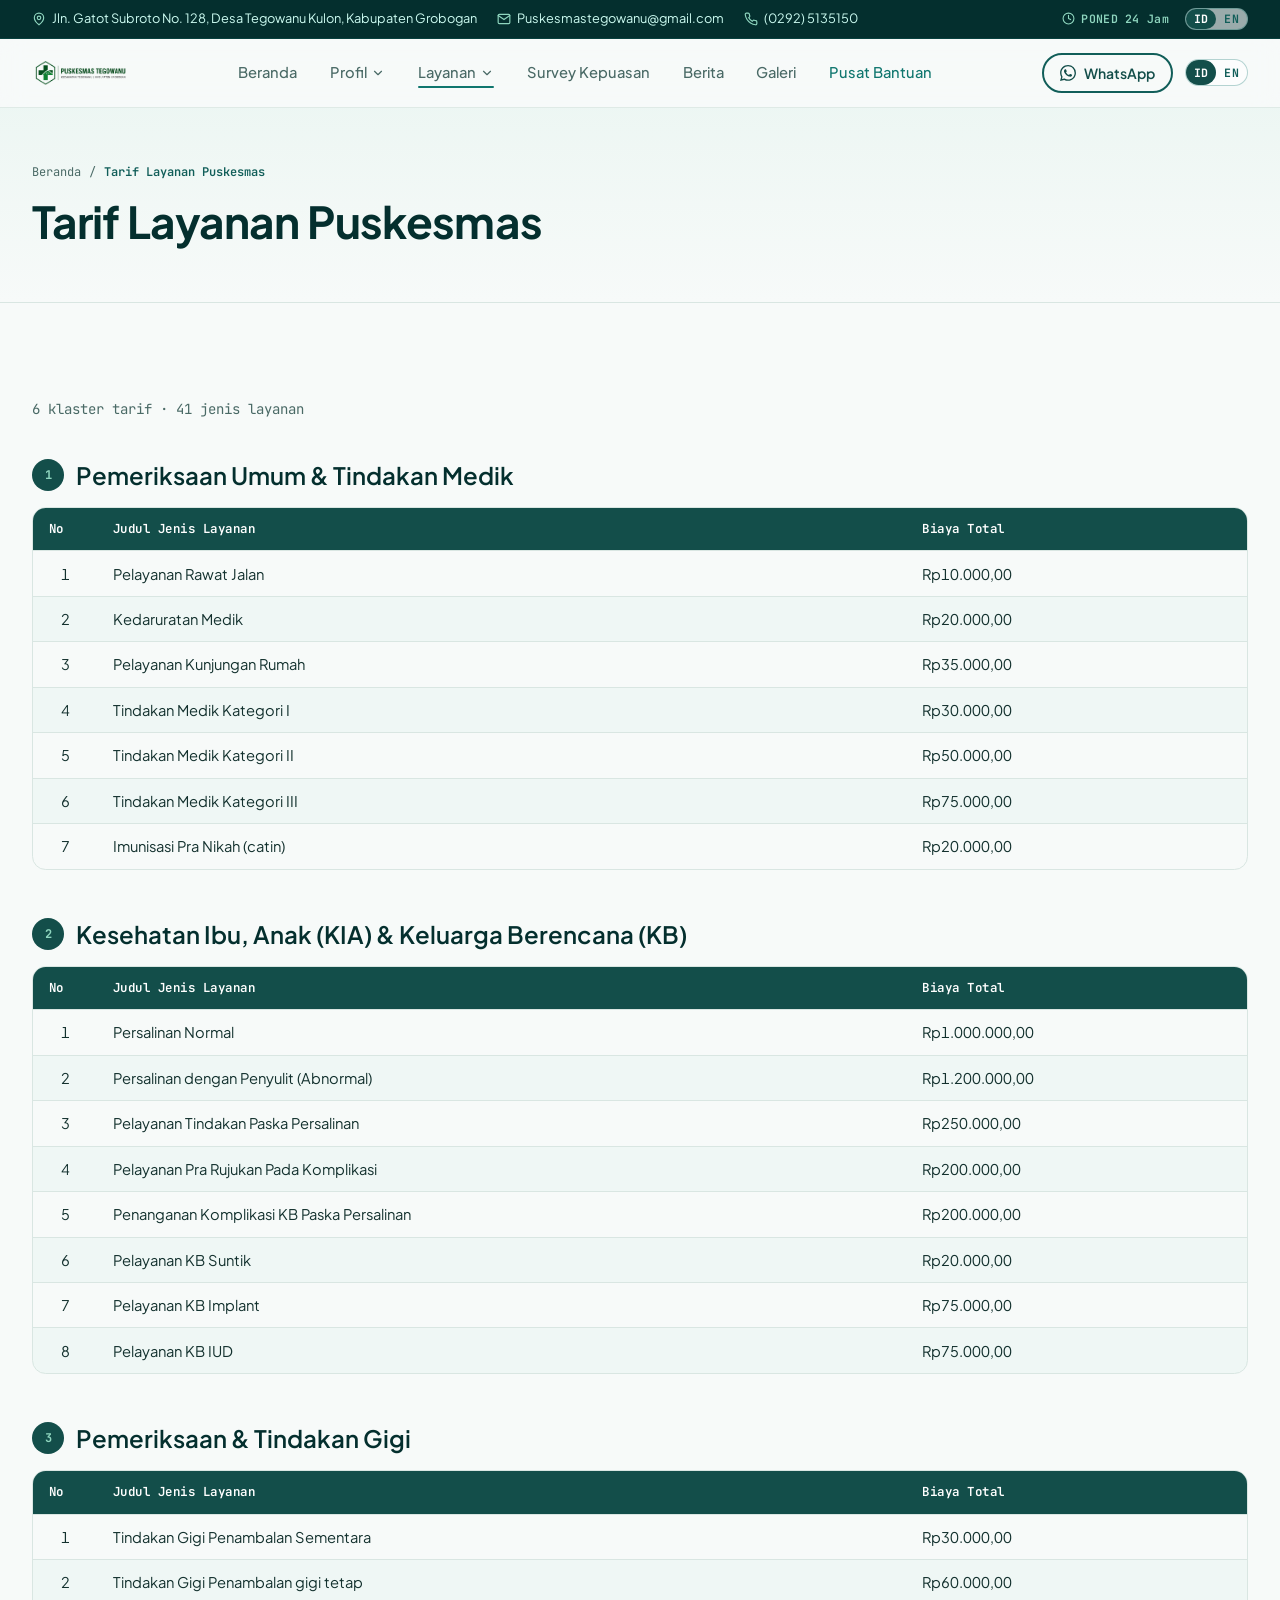
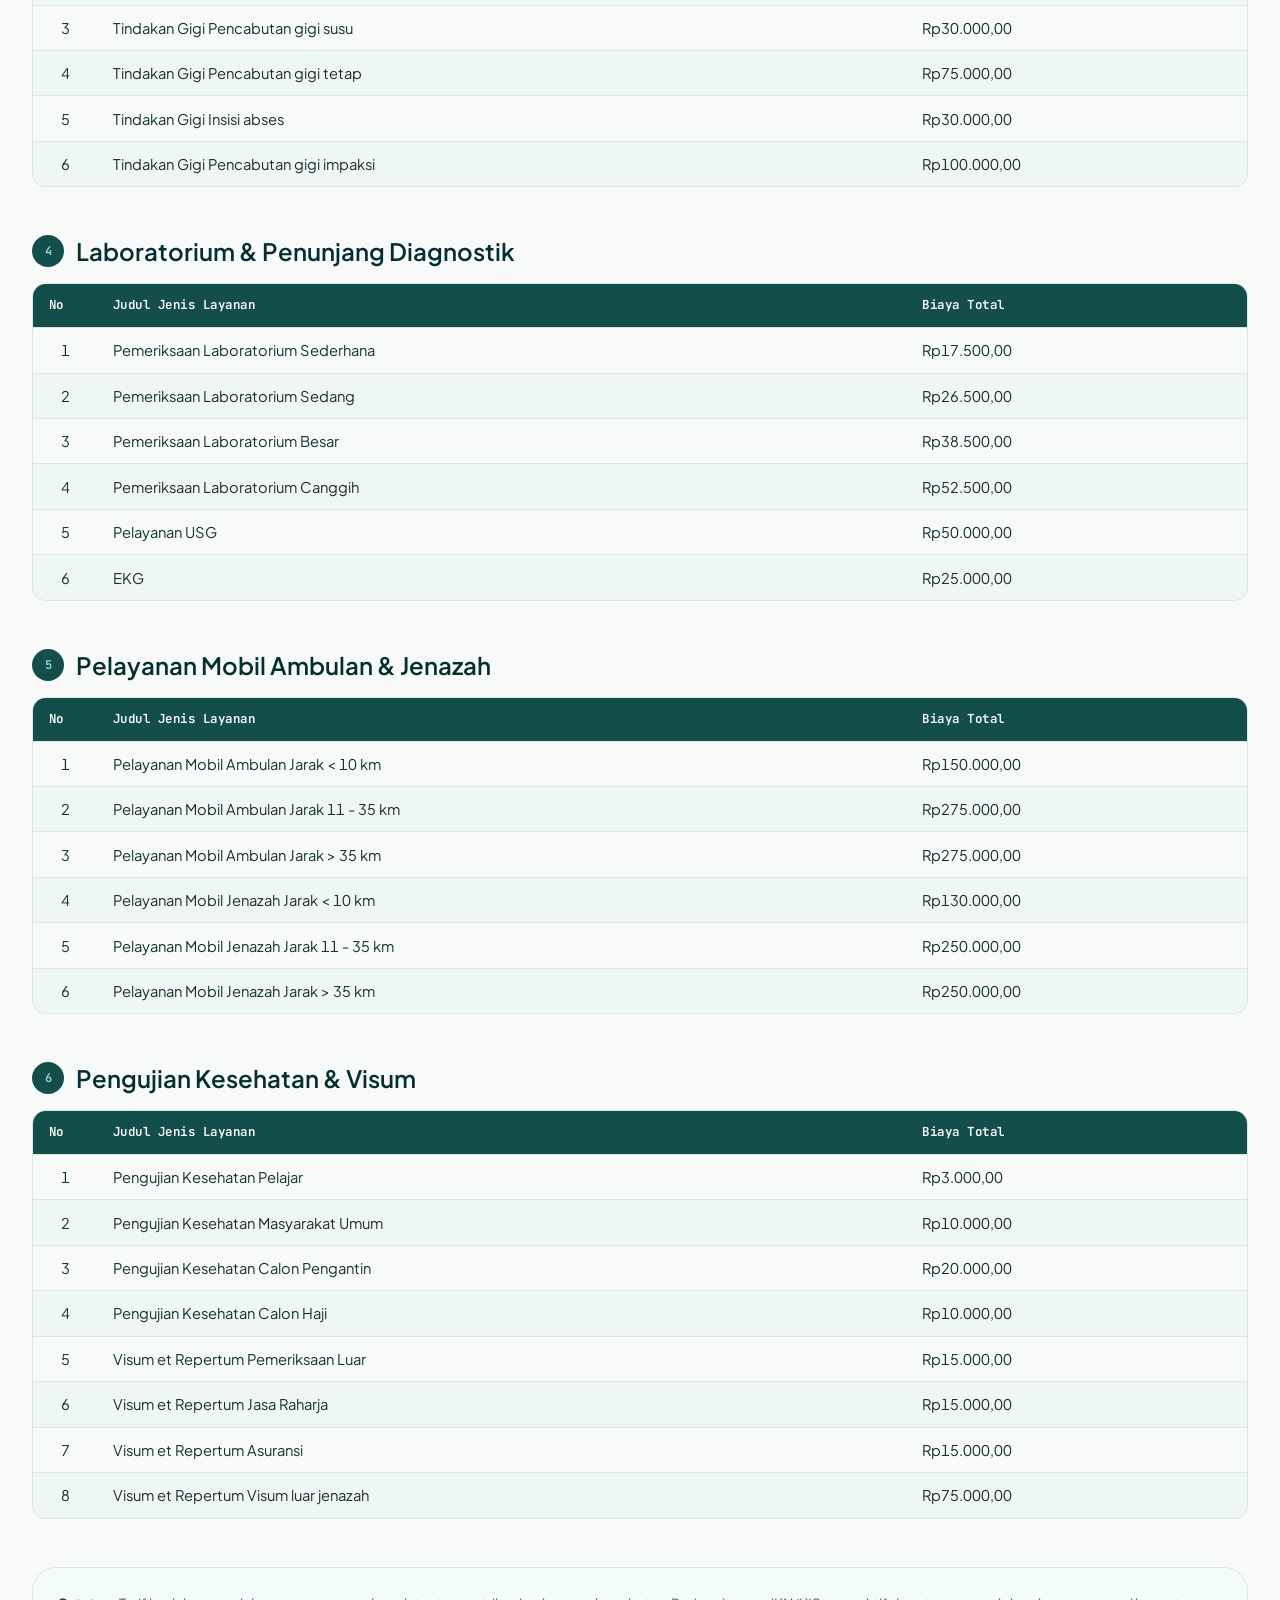
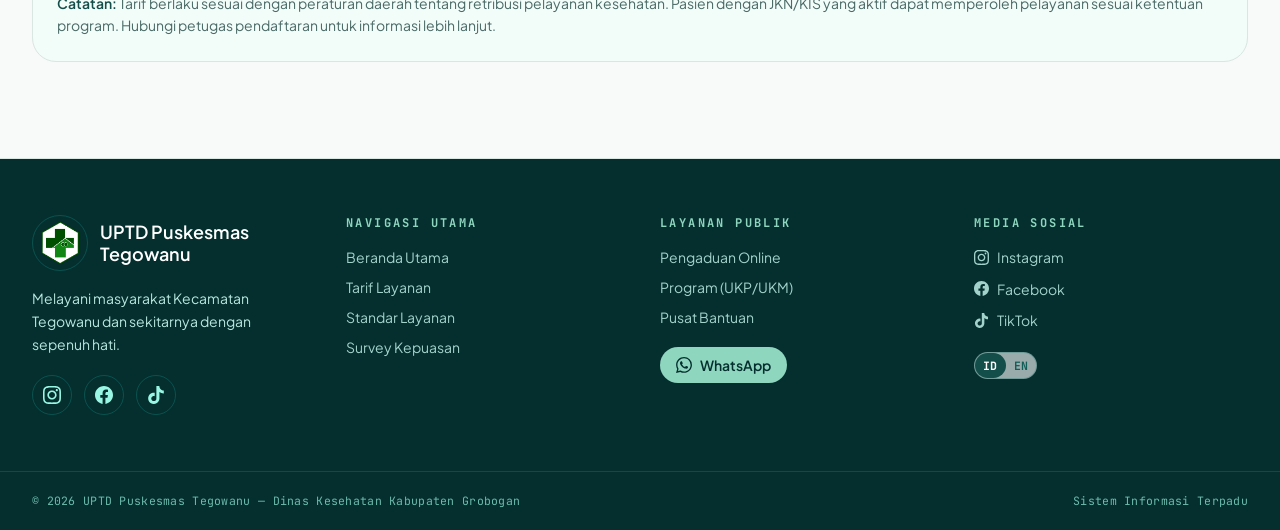
<file: tarif/index.html>
<!DOCTYPE html><html lang="id" data-lang="id"> <head><meta charset="utf-8"><meta name="viewport" content="width=device-width, initial-scale=1"><title>Tarif Layanan — Puskesmas Tegowanu</title><meta name="description" content="Fasilitas Pelayanan Kesehatan Tingkat Pertama di Jln. Gatot Subroto No. 128, Kecamatan Tegowanu, Kabupaten Grobogan. Melayani dengan sepenuh hati."><meta name="color-scheme" content="light"><meta name="theme-color" content="#134e4a"><link rel="icon" type="image/svg+xml" href="/favicon.svg"><link rel="canonical" href="https://puskesmas-tegowanu.dinkes-grobogan.id/tarif"><link rel="alternate" hreflang="id" href="https://puskesmas-tegowanu.dinkes-grobogan.id/tarif"><link rel="alternate" hreflang="en" href="https://puskesmas-tegowanu.dinkes-grobogan.id/tarif"><link rel="alternate" hreflang="x-default" href="https://puskesmas-tegowanu.dinkes-grobogan.id/tarif"><meta property="og:type" content="website"><meta property="og:url" content="https://puskesmas-tegowanu.dinkes-grobogan.id/tarif"><meta property="og:title" content="Tarif Layanan — Puskesmas Tegowanu"><meta property="og:description" content="Fasilitas Pelayanan Kesehatan Tingkat Pertama di Jln. Gatot Subroto No. 128, Kecamatan Tegowanu, Kabupaten Grobogan. Melayani dengan sepenuh hati."><meta property="og:image" content="https://puskesmas-tegowanu.dinkes-grobogan.id/img/sampul.webp"><meta property="og:locale" content="id_ID"><meta name="twitter:card" content="summary_large_image"><meta name="twitter:title" content="Tarif Layanan — Puskesmas Tegowanu"><meta name="twitter:description" content="Fasilitas Pelayanan Kesehatan Tingkat Pertama di Jln. Gatot Subroto No. 128, Kecamatan Tegowanu, Kabupaten Grobogan. Melayani dengan sepenuh hati."><meta name="twitter:image" content="https://puskesmas-tegowanu.dinkes-grobogan.id/img/sampul.webp"><link rel="preconnect" href="https://fonts.googleapis.com"><link rel="preconnect" href="https://fonts.gstatic.com" crossorigin><link rel="stylesheet" href="https://fonts.googleapis.com/css2?family=Plus+Jakarta+Sans:wght@400;500;600;700;800&family=JetBrains+Mono:wght@400;500;700&display=swap"><link rel="preload" as="image" href="/img/sampul.webp" fetchpriority="high"><script type="application/ld+json">{"@context":"https://schema.org","@type":"BreadcrumbList","itemListElement":[{"@type":"ListItem","position":1,"name":"Beranda","item":"https://puskesmas-tegowanu.dinkes-grobogan.id"},{"@type":"ListItem","position":2,"name":"Tarif Layanan","item":"https://puskesmas-tegowanu.dinkes-grobogan.id/tarif"}]}</script><link rel="stylesheet" href="/_astro/_slug_.8fkmUNkn.css"></head> <body> <a href="#main" class="sr-only z-[100] rounded-full bg-teal-900 px-4 py-2 text-white focus:not-sr-only focus:fixed focus:left-4 focus:top-4"> <span data-i18n="a11y.skip">Lompat ke konten utama</span> </a> <header class="no-print"> <div class="hidden border-b border-teal-800/40 bg-teal-950 text-teal-100 md:block"> <div class="wrap flex items-center justify-between gap-4 py-2 text-[0.8rem] leading-none"> <div class="flex min-w-0 items-center gap-5"> <span class="inline-flex items-center gap-1.5 truncate"> <svg viewBox="0 0 24 24" class="shrink-0 text-mint" style="width:14px;height:14px" fill="none" stroke="currentColor" stroke-width="2" stroke-linecap="round" stroke-linejoin="round" aria-hidden="true" focusable="false"><path d="M20 10c0 6-8 12-8 12s-8-6-8-12a8 8 0 0 1 16 0Z"></path><path d="M12 13a3 3 0 1 0 0-6 3 3 0 0 0 0 6Z"></path></svg> Jln. Gatot Subroto No. 128, Desa Tegowanu Kulon, Kabupaten Grobogan </span> <span class="hidden items-center gap-1.5 lg:inline-flex"> <svg viewBox="0 0 24 24" class="shrink-0 text-mint" style="width:14px;height:14px" fill="none" stroke="currentColor" stroke-width="2" stroke-linecap="round" stroke-linejoin="round" aria-hidden="true" focusable="false"><path d="M4 4h16a2 2 0 0 1 2 2v12a2 2 0 0 1-2 2H4a2 2 0 0 1-2-2V6a2 2 0 0 1 2-2Z"></path><path d="m22 6-10 7L2 6"></path></svg> Puskesmastegowanu@gmail.com </span> <span class="hidden items-center gap-1.5 lg:inline-flex"> <svg viewBox="0 0 24 24" class="shrink-0 text-mint" style="width:14px;height:14px" fill="none" stroke="currentColor" stroke-width="2" stroke-linecap="round" stroke-linejoin="round" aria-hidden="true" focusable="false"><path d="M22 16.92v3a2 2 0 0 1-2.18 2 19.79 19.79 0 0 1-8.63-3.07 19.5 19.5 0 0 1-6-6 19.79 19.79 0 0 1-3.07-8.67A2 2 0 0 1 4.11 2h3a2 2 0 0 1 2 1.72c.13.96.36 1.9.7 2.81a2 2 0 0 1-.45 2.11L8.09 9.91a16 16 0 0 0 6 6l1.27-1.27a2 2 0 0 1 2.11-.45c.91.34 1.85.57 2.81.7A2 2 0 0 1 22 16.92Z"></path></svg> (0292) 5135150 </span> </div> <div class="flex shrink-0 items-center gap-4"> <span class="inline-flex items-center gap-1.5 font-mono text-[0.72rem] font-semibold tracking-wide text-mint"> <svg viewBox="0 0 24 24" class="shrink-0" style="width:13px;height:13px" fill="none" stroke="currentColor" stroke-width="2" stroke-linecap="round" stroke-linejoin="round" aria-hidden="true" focusable="false"><path d="M12 22a10 10 0 1 0 0-20 10 10 0 0 0 0 20Z"></path><path d="M12 6v6l4 2"></path></svg> <span data-i18n="topbar.hours">PONED 24 Jam</span> </span> <div class="inline-flex items-center rounded-full border border-teal-700/30 bg-white/60" role="group" aria-label="Pilih bahasa / Choose language" data-astro-cid-r2b4e7hz> <button type="button" data-lang-toggle data-lang="id" aria-pressed="true" class="lang-pill rounded-full font-mono font-bold tracking-wide transition-colors px-2 py-1 text-[0.72rem] is-active" data-astro-cid-r2b4e7hz> ID </button><button type="button" data-lang-toggle data-lang="en" aria-pressed="false" class="lang-pill rounded-full font-mono font-bold tracking-wide transition-colors px-2 py-1 text-[0.72rem]" data-astro-cid-r2b4e7hz> EN </button> </div>  </div> </div> </div> <div data-header class="sticky top-0 z-50 border-b border-line/80 bg-paper/85 backdrop-blur-md transition-shadow duration-300 [&.is-scrolled]:shadow-lift [&.is-scrolled]:bg-paper/95"> <div class="wrap flex items-center justify-between gap-4 py-3"> <a href="/" class="flex items-center gap-3" aria-label="Puskesmas Tegowanu"> <img src="/img/logo.webp" alt="Logo Puskesmas Tegowanu" width="132" height="52" class="h-11 w-auto"> </a> <nav class="hidden items-center gap-1 lg:flex" aria-label="Navigasi utama"> <a href="/#beranda" class="nav-link" data-nav="beranda"> <span data-i18n="nav.home">Beranda</span> </a> <div class="nav-dd group relative" data-nav="tentang"> <a href="/#profil" class="nav-link flex items-center gap-1" aria-haspopup="true" aria-expanded="false"> <span data-i18n="nav.profile">Profil</span> <svg viewBox="0 0 24 24" class="transition-transform duration-200 group-hover:rotate-180" style="width:14px;height:14px" fill="none" stroke="currentColor" stroke-width="2" stroke-linecap="round" stroke-linejoin="round" aria-hidden="true" focusable="false"><path d="m6 9 6 6 6-6"></path></svg> </a> <div class="absolute left-0 top-full pt-3 opacity-0 invisible transition-all duration-200 translate-y-1 group-hover:visible group-hover:opacity-100 group-hover:translate-y-0 group-focus-within:visible group-focus-within:opacity-100 group-focus-within:translate-y-0"> <div class="w-60 rounded-2xl border border-line bg-white p-2 shadow-lift"> <a href="/#profil" class="block rounded-xl px-4 py-2.5 text-sm font-medium text-ink-soft transition-colors hover:bg-teal-50 hover:text-teal-900"> <span data-i18n="nav.profileDetail">Profil Puskesmas</span> </a><a href="/#pengaduan" class="block rounded-xl px-4 py-2.5 text-sm font-medium text-ink-soft transition-colors hover:bg-teal-50 hover:text-teal-900"> <span data-i18n="nav.profileComplaint">Pengaduan</span> </a> </div> </div> </div><div class="nav-dd group relative is-active" data-nav="layanan"> <a href="/#layanan" class="nav-link flex items-center gap-1" aria-haspopup="true" aria-expanded="false"> <span data-i18n="nav.services">Layanan</span> <svg viewBox="0 0 24 24" class="transition-transform duration-200 group-hover:rotate-180" style="width:14px;height:14px" fill="none" stroke="currentColor" stroke-width="2" stroke-linecap="round" stroke-linejoin="round" aria-hidden="true" focusable="false"><path d="m6 9 6 6 6-6"></path></svg> </a> <div class="absolute left-0 top-full pt-3 opacity-0 invisible transition-all duration-200 translate-y-1 group-hover:visible group-hover:opacity-100 group-hover:translate-y-0 group-focus-within:visible group-focus-within:opacity-100 group-focus-within:translate-y-0"> <div class="w-60 rounded-2xl border border-line bg-white p-2 shadow-lift"> <a href="/#layanan" data-nav="layanan" class="block rounded-xl px-4 py-2.5 text-sm font-medium text-ink-soft transition-colors hover:bg-teal-50 hover:text-teal-900"> <span data-i18n="nav.servicesPrograms">Program Puskesmas</span> </a><a href="/tarif" class="block rounded-xl px-4 py-2.5 text-sm font-medium text-ink-soft transition-colors hover:bg-teal-50 hover:text-teal-900"> <span data-i18n="nav.servicesFees">Tarif Layanan (Perda)</span> </a><a href="/standar-layanan" class="block rounded-xl px-4 py-2.5 text-sm font-medium text-ink-soft transition-colors hover:bg-teal-50 hover:text-teal-900"> <span data-i18n="nav.servicesStandards">Standar Layanan</span> </a> </div> </div> </div> <a href="/survey-kepuasan" class="nav-link"> <span data-i18n="nav.survey">Survey Kepuasan</span> </a><a href="/#berita" class="nav-link" data-nav="berita"> <span data-i18n="nav.news">Berita</span> </a><a href="/#galeri" class="nav-link" data-nav="galeri"> <span data-i18n="nav.gallery">Galeri</span> </a><a href="/#kontak" class="nav-link !text-teal-700 font-bold" data-nav="kontak"> <span data-i18n="nav.help">Pusat Bantuan</span> </a> </nav> <div class="flex items-center gap-2 sm:gap-3"> <a href="https://wa.me/6281215935791" target="_blank" rel="noopener noreferrer" class="hidden items-center gap-2 rounded-full border-2 border-teal-800 px-4 py-2 text-sm font-semibold text-teal-900 transition-colors hover:bg-teal-900 hover:text-white md:inline-flex"> <svg viewBox="0 0 24 24" style="width:16px;height:16px" aria-hidden="true" focusable="false"><path fill="currentColor" d="M17.472 14.382c-.297-.149-1.758-.867-2.03-.967-.273-.099-.471-.148-.67.15-.197.297-.767.966-.94 1.164-.173.199-.347.223-.644.075-.297-.15-1.255-.463-2.39-1.475-.883-.788-1.48-1.761-1.653-2.059-.173-.297-.018-.458.13-.606.134-.133.298-.347.446-.52.149-.174.198-.298.298-.497.099-.198.05-.371-.025-.52-.075-.149-.669-1.612-.916-2.207-.242-.579-.487-.5-.669-.51-.173-.008-.371-.01-.57-.01-.198 0-.52.074-.792.372-.272.297-1.04 1.016-1.04 2.479 0 1.462 1.065 2.875 1.213 3.074.149.198 2.096 3.2 5.077 4.487.709.306 1.262.489 1.694.625.712.227 1.36.195 1.871.118.571-.085 1.758-.719 2.006-1.413.248-.694.248-1.289.173-1.413-.074-.124-.272-.198-.57-.347m-5.421 7.403h-.004a9.87 9.87 0 0 1-5.031-1.378l-.361-.214-3.741.982.998-3.648-.235-.374a9.86 9.86 0 0 1-1.51-5.26c.001-5.45 4.436-9.884 9.888-9.884 2.64 0 5.122 1.03 6.988 2.898a9.825 9.825 0 0 1 2.893 6.994c-.003 5.45-4.437 9.884-9.885 9.884m8.413-18.297A11.815 11.815 0 0 0 12.05 0C5.495 0 .16 5.335.157 11.892c0 2.096.547 4.142 1.588 5.945L.057 24l6.305-1.654a11.882 11.882 0 0 0 5.683 1.448h.005c6.554 0 11.89-5.335 11.893-11.893a11.821 11.821 0 0 0-3.48-8.413Z"></path></svg> <span data-i18n="nav.whatsapp">WhatsApp</span> </a> <div class="inline-flex items-center rounded-full border border-teal-700/30 bg-white/60 hidden lg:inline-flex" role="group" aria-label="Pilih bahasa / Choose language" data-astro-cid-r2b4e7hz> <button type="button" data-lang-toggle data-lang="id" aria-pressed="true" class="lang-pill rounded-full font-mono font-bold tracking-wide transition-colors px-2 py-1 text-[0.72rem] is-active" data-astro-cid-r2b4e7hz> ID </button><button type="button" data-lang-toggle data-lang="en" aria-pressed="false" class="lang-pill rounded-full font-mono font-bold tracking-wide transition-colors px-2 py-1 text-[0.72rem]" data-astro-cid-r2b4e7hz> EN </button> </div>  <style>astro-island,astro-slot,astro-static-slot{display:contents}</style><script>(()=>{var l=(n,t)=>{let i=async()=>{await(await n())()},e=typeof t.value=="object"?t.value:void 0,s={timeout:e==null?void 0:e.timeout};"requestIdleCallback"in window?window.requestIdleCallback(i,s):setTimeout(i,s.timeout||200)};(self.Astro||(self.Astro={})).idle=l;window.dispatchEvent(new Event("astro:idle"));})();</script><script>(()=>{var A=Object.defineProperty;var g=(i,o,a)=>o in i?A(i,o,{enumerable:!0,configurable:!0,writable:!0,value:a}):i[o]=a;var d=(i,o,a)=>g(i,typeof o!="symbol"?o+"":o,a);{let i={0:t=>m(t),1:t=>a(t),2:t=>new RegExp(t),3:t=>new Date(t),4:t=>new Map(a(t)),5:t=>new Set(a(t)),6:t=>BigInt(t),7:t=>new URL(t),8:t=>new Uint8Array(t),9:t=>new Uint16Array(t),10:t=>new Uint32Array(t),11:t=>1/0*t},o=t=>{let[l,e]=t;return l in i?i[l](e):void 0},a=t=>t.map(o),m=t=>typeof t!="object"||t===null?t:Object.fromEntries(Object.entries(t).map(([l,e])=>[l,o(e)]));class y extends HTMLElement{constructor(){super(...arguments);d(this,"Component");d(this,"hydrator");d(this,"hydrate",async()=>{var b;if(!this.hydrator||!this.isConnected)return;let e=(b=this.parentElement)==null?void 0:b.closest("astro-island[ssr]");if(e){e.addEventListener("astro:hydrate",this.hydrate,{once:!0});return}let c=this.querySelectorAll("astro-slot"),n={},h=this.querySelectorAll("template[data-astro-template]");for(let r of h){let s=r.closest(this.tagName);s!=null&&s.isSameNode(this)&&(n[r.getAttribute("data-astro-template")||"default"]=r.innerHTML,r.remove())}for(let r of c){let s=r.closest(this.tagName);s!=null&&s.isSameNode(this)&&(n[r.getAttribute("name")||"default"]=r.innerHTML)}let p;try{p=this.hasAttribute("props")?m(JSON.parse(this.getAttribute("props"))):{}}catch(r){let s=this.getAttribute("component-url")||"<unknown>",v=this.getAttribute("component-export");throw v&&(s+=` (export ${v})`),console.error(`[hydrate] Error parsing props for component ${s}`,this.getAttribute("props"),r),r}let u;await this.hydrator(this)(this.Component,p,n,{client:this.getAttribute("client")}),this.removeAttribute("ssr"),this.dispatchEvent(new CustomEvent("astro:hydrate"))});d(this,"unmount",()=>{this.isConnected||this.dispatchEvent(new CustomEvent("astro:unmount"))})}disconnectedCallback(){document.removeEventListener("astro:after-swap",this.unmount),document.addEventListener("astro:after-swap",this.unmount,{once:!0})}connectedCallback(){if(!this.hasAttribute("await-children")||document.readyState==="interactive"||document.readyState==="complete")this.childrenConnectedCallback();else{let e=()=>{document.removeEventListener("DOMContentLoaded",e),c.disconnect(),this.childrenConnectedCallback()},c=new MutationObserver(()=>{var n;((n=this.lastChild)==null?void 0:n.nodeType)===Node.COMMENT_NODE&&this.lastChild.nodeValue==="astro:end"&&(this.lastChild.remove(),e())});c.observe(this,{childList:!0}),document.addEventListener("DOMContentLoaded",e)}}async childrenConnectedCallback(){let e=this.getAttribute("before-hydration-url");e&&await import(e),this.start()}async start(){let e=JSON.parse(this.getAttribute("opts")),c=this.getAttribute("client");if(Astro[c]===void 0){window.addEventListener(`astro:${c}`,()=>this.start(),{once:!0});return}try{await Astro[c](async()=>{let n=this.getAttribute("renderer-url"),[h,{default:p}]=await Promise.all([import(this.getAttribute("component-url")),n?import(n):()=>()=>{}]),u=this.getAttribute("component-export")||"default";if(!u.includes("."))this.Component=h[u];else{this.Component=h;for(let f of u.split("."))this.Component=this.Component[f]}return this.hydrator=p,this.hydrate},e,this)}catch(n){console.error(`[astro-island] Error hydrating ${this.getAttribute("component-url")}`,n)}}attributeChangedCallback(){this.hydrate()}}d(y,"observedAttributes",["props"]),customElements.get("astro-island")||customElements.define("astro-island",y)}})();</script><astro-island uid="2vvqtp" prefix="r3" component-url="/_astro/MobileNav.BGxDOeov.js" component-export="default" renderer-url="/_astro/client.BblWQQyK.js" props="{}" ssr client="idle" opts="{&quot;name&quot;:&quot;MobileNav&quot;,&quot;value&quot;:true}" await-children><button type="button" aria-label="Buka menu navigasi" aria-expanded="false" class="inline-flex h-11 w-11 items-center justify-center rounded-full border border-line bg-white text-teal-900 transition-colors hover:bg-teal-50 lg:hidden" aria-haspopup="dialog" data-state="closed"><svg xmlns="http://www.w3.org/2000/svg" width="22" height="22" viewBox="0 0 24 24" fill="none" stroke="currentColor" stroke-width="2" stroke-linecap="round" stroke-linejoin="round" class="lucide lucide-menu"><line x1="4" x2="20" y1="12" y2="12"></line><line x1="4" x2="20" y1="6" y2="6"></line><line x1="4" x2="20" y1="18" y2="18"></line></svg></button><!--astro:end--></astro-island> </div> </div> </div> </header> <main id="main" class>  <section class="border-b border-line bg-gradient-to-b from-mint/10 to-paper"> <div class="wrap py-12 sm:py-14"> <nav aria-label="Breadcrumb" class="mb-4"> <ol class="flex items-center gap-2 font-mono text-xs text-ink-soft"> <li> <a href="/" class="transition-colors hover:text-teal-700"> <span data-i18n="pages.breadcrumbHome">Beranda</span> </a> </li> <li aria-hidden="true">/</li> <li aria-current="page" class="font-semibold text-teal-800">Tarif Layanan Puskesmas</li> </ol> </nav> <h1 class="max-w-3xl font-display text-section font-bold text-balance text-teal-950" data-i18n="pages.tarifTitle">Tarif Layanan Puskesmas</h1>  </div> </section> <section class="section-pad"> <div class="wrap"> <p class="mb-10 font-mono text-sm text-ink-soft"> 6 klaster tarif · 41 jenis layanan
</p> <div class="space-y-12"> <div> <div class="mb-4 flex items-center gap-3"> <span class="flex h-8 w-8 items-center justify-center rounded-full bg-teal-900 font-mono text-xs font-bold text-mint"> 1 </span> <h2 class="font-display text-xl font-semibold text-teal-950 sm:text-2xl"> Pemeriksaan Umum &amp; Tindakan Medik </h2> </div> <div class="table-scroll"> <table class="data-table"> <thead> <tr> <th class="sticky w-16 text-center"> <span data-i18n="tarif.no">No</span> </th><th class="sticky w-2/3"> <span data-i18n="tarif.service">Judul Jenis Layanan</span> </th><th class="sticky whitespace-nowrap"> <span data-i18n="tarif.fee">Biaya Total</span> </th> </tr> </thead> <tbody> <tr> <td data-label="No" class="w-16 text-center"> 1 </td><td data-label="Judul Jenis Layanan" class="w-2/3"> Pelayanan Rawat Jalan </td><td data-label="Biaya Total" class="whitespace-nowrap"> Rp10.000,00 </td> </tr><tr> <td data-label="No" class="w-16 text-center"> 2 </td><td data-label="Judul Jenis Layanan" class="w-2/3"> Kedaruratan Medik </td><td data-label="Biaya Total" class="whitespace-nowrap"> Rp20.000,00 </td> </tr><tr> <td data-label="No" class="w-16 text-center"> 3 </td><td data-label="Judul Jenis Layanan" class="w-2/3"> Pelayanan Kunjungan Rumah </td><td data-label="Biaya Total" class="whitespace-nowrap"> Rp35.000,00 </td> </tr><tr> <td data-label="No" class="w-16 text-center"> 4 </td><td data-label="Judul Jenis Layanan" class="w-2/3"> Tindakan Medik Kategori I </td><td data-label="Biaya Total" class="whitespace-nowrap"> Rp30.000,00 </td> </tr><tr> <td data-label="No" class="w-16 text-center"> 5 </td><td data-label="Judul Jenis Layanan" class="w-2/3"> Tindakan Medik Kategori II </td><td data-label="Biaya Total" class="whitespace-nowrap"> Rp50.000,00 </td> </tr><tr> <td data-label="No" class="w-16 text-center"> 6 </td><td data-label="Judul Jenis Layanan" class="w-2/3"> Tindakan Medik Kategori III </td><td data-label="Biaya Total" class="whitespace-nowrap"> Rp75.000,00 </td> </tr><tr> <td data-label="No" class="w-16 text-center"> 7 </td><td data-label="Judul Jenis Layanan" class="w-2/3"> Imunisasi Pra Nikah (catin) </td><td data-label="Biaya Total" class="whitespace-nowrap"> Rp20.000,00 </td> </tr> </tbody> </table> </div> </div><div> <div class="mb-4 flex items-center gap-3"> <span class="flex h-8 w-8 items-center justify-center rounded-full bg-teal-900 font-mono text-xs font-bold text-mint"> 2 </span> <h2 class="font-display text-xl font-semibold text-teal-950 sm:text-2xl"> Kesehatan Ibu, Anak (KIA) &amp; Keluarga Berencana (KB) </h2> </div> <div class="table-scroll"> <table class="data-table"> <thead> <tr> <th class="sticky w-16 text-center"> <span data-i18n="tarif.no">No</span> </th><th class="sticky w-2/3"> <span data-i18n="tarif.service">Judul Jenis Layanan</span> </th><th class="sticky whitespace-nowrap"> <span data-i18n="tarif.fee">Biaya Total</span> </th> </tr> </thead> <tbody> <tr> <td data-label="No" class="w-16 text-center"> 1 </td><td data-label="Judul Jenis Layanan" class="w-2/3"> Persalinan Normal </td><td data-label="Biaya Total" class="whitespace-nowrap"> Rp1.000.000,00 </td> </tr><tr> <td data-label="No" class="w-16 text-center"> 2 </td><td data-label="Judul Jenis Layanan" class="w-2/3"> Persalinan dengan Penyulit (Abnormal) </td><td data-label="Biaya Total" class="whitespace-nowrap"> Rp1.200.000,00 </td> </tr><tr> <td data-label="No" class="w-16 text-center"> 3 </td><td data-label="Judul Jenis Layanan" class="w-2/3"> Pelayanan Tindakan Paska Persalinan </td><td data-label="Biaya Total" class="whitespace-nowrap"> Rp250.000,00 </td> </tr><tr> <td data-label="No" class="w-16 text-center"> 4 </td><td data-label="Judul Jenis Layanan" class="w-2/3"> Pelayanan Pra Rujukan Pada Komplikasi </td><td data-label="Biaya Total" class="whitespace-nowrap"> Rp200.000,00 </td> </tr><tr> <td data-label="No" class="w-16 text-center"> 5 </td><td data-label="Judul Jenis Layanan" class="w-2/3"> Penanganan Komplikasi KB Paska Persalinan </td><td data-label="Biaya Total" class="whitespace-nowrap"> Rp200.000,00 </td> </tr><tr> <td data-label="No" class="w-16 text-center"> 6 </td><td data-label="Judul Jenis Layanan" class="w-2/3"> Pelayanan KB Suntik </td><td data-label="Biaya Total" class="whitespace-nowrap"> Rp20.000,00 </td> </tr><tr> <td data-label="No" class="w-16 text-center"> 7 </td><td data-label="Judul Jenis Layanan" class="w-2/3"> Pelayanan KB Implant </td><td data-label="Biaya Total" class="whitespace-nowrap"> Rp75.000,00 </td> </tr><tr> <td data-label="No" class="w-16 text-center"> 8 </td><td data-label="Judul Jenis Layanan" class="w-2/3"> Pelayanan KB IUD </td><td data-label="Biaya Total" class="whitespace-nowrap"> Rp75.000,00 </td> </tr> </tbody> </table> </div> </div><div> <div class="mb-4 flex items-center gap-3"> <span class="flex h-8 w-8 items-center justify-center rounded-full bg-teal-900 font-mono text-xs font-bold text-mint"> 3 </span> <h2 class="font-display text-xl font-semibold text-teal-950 sm:text-2xl"> Pemeriksaan &amp; Tindakan Gigi </h2> </div> <div class="table-scroll"> <table class="data-table"> <thead> <tr> <th class="sticky w-16 text-center"> <span data-i18n="tarif.no">No</span> </th><th class="sticky w-2/3"> <span data-i18n="tarif.service">Judul Jenis Layanan</span> </th><th class="sticky whitespace-nowrap"> <span data-i18n="tarif.fee">Biaya Total</span> </th> </tr> </thead> <tbody> <tr> <td data-label="No" class="w-16 text-center"> 1 </td><td data-label="Judul Jenis Layanan" class="w-2/3"> Tindakan Gigi Penambalan Sementara </td><td data-label="Biaya Total" class="whitespace-nowrap"> Rp30.000,00 </td> </tr><tr> <td data-label="No" class="w-16 text-center"> 2 </td><td data-label="Judul Jenis Layanan" class="w-2/3"> Tindakan Gigi Penambalan gigi tetap </td><td data-label="Biaya Total" class="whitespace-nowrap"> Rp60.000,00 </td> </tr><tr> <td data-label="No" class="w-16 text-center"> 3 </td><td data-label="Judul Jenis Layanan" class="w-2/3"> Tindakan Gigi Pencabutan gigi susu </td><td data-label="Biaya Total" class="whitespace-nowrap"> Rp30.000,00 </td> </tr><tr> <td data-label="No" class="w-16 text-center"> 4 </td><td data-label="Judul Jenis Layanan" class="w-2/3"> Tindakan Gigi Pencabutan gigi tetap </td><td data-label="Biaya Total" class="whitespace-nowrap"> Rp75.000,00 </td> </tr><tr> <td data-label="No" class="w-16 text-center"> 5 </td><td data-label="Judul Jenis Layanan" class="w-2/3"> Tindakan Gigi Insisi abses </td><td data-label="Biaya Total" class="whitespace-nowrap"> Rp30.000,00 </td> </tr><tr> <td data-label="No" class="w-16 text-center"> 6 </td><td data-label="Judul Jenis Layanan" class="w-2/3"> Tindakan Gigi Pencabutan gigi impaksi </td><td data-label="Biaya Total" class="whitespace-nowrap"> Rp100.000,00 </td> </tr> </tbody> </table> </div> </div><div> <div class="mb-4 flex items-center gap-3"> <span class="flex h-8 w-8 items-center justify-center rounded-full bg-teal-900 font-mono text-xs font-bold text-mint"> 4 </span> <h2 class="font-display text-xl font-semibold text-teal-950 sm:text-2xl"> Laboratorium &amp; Penunjang Diagnostik </h2> </div> <div class="table-scroll"> <table class="data-table"> <thead> <tr> <th class="sticky w-16 text-center"> <span data-i18n="tarif.no">No</span> </th><th class="sticky w-2/3"> <span data-i18n="tarif.service">Judul Jenis Layanan</span> </th><th class="sticky whitespace-nowrap"> <span data-i18n="tarif.fee">Biaya Total</span> </th> </tr> </thead> <tbody> <tr> <td data-label="No" class="w-16 text-center"> 1 </td><td data-label="Judul Jenis Layanan" class="w-2/3"> Pemeriksaan Laboratorium Sederhana </td><td data-label="Biaya Total" class="whitespace-nowrap"> Rp17.500,00 </td> </tr><tr> <td data-label="No" class="w-16 text-center"> 2 </td><td data-label="Judul Jenis Layanan" class="w-2/3"> Pemeriksaan Laboratorium Sedang </td><td data-label="Biaya Total" class="whitespace-nowrap"> Rp26.500,00 </td> </tr><tr> <td data-label="No" class="w-16 text-center"> 3 </td><td data-label="Judul Jenis Layanan" class="w-2/3"> Pemeriksaan Laboratorium Besar </td><td data-label="Biaya Total" class="whitespace-nowrap"> Rp38.500,00 </td> </tr><tr> <td data-label="No" class="w-16 text-center"> 4 </td><td data-label="Judul Jenis Layanan" class="w-2/3"> Pemeriksaan Laboratorium Canggih </td><td data-label="Biaya Total" class="whitespace-nowrap"> Rp52.500,00 </td> </tr><tr> <td data-label="No" class="w-16 text-center"> 5 </td><td data-label="Judul Jenis Layanan" class="w-2/3"> Pelayanan USG </td><td data-label="Biaya Total" class="whitespace-nowrap"> Rp50.000,00 </td> </tr><tr> <td data-label="No" class="w-16 text-center"> 6 </td><td data-label="Judul Jenis Layanan" class="w-2/3"> EKG </td><td data-label="Biaya Total" class="whitespace-nowrap"> Rp25.000,00 </td> </tr> </tbody> </table> </div> </div><div> <div class="mb-4 flex items-center gap-3"> <span class="flex h-8 w-8 items-center justify-center rounded-full bg-teal-900 font-mono text-xs font-bold text-mint"> 5 </span> <h2 class="font-display text-xl font-semibold text-teal-950 sm:text-2xl"> Pelayanan Mobil Ambulan &amp; Jenazah </h2> </div> <div class="table-scroll"> <table class="data-table"> <thead> <tr> <th class="sticky w-16 text-center"> <span data-i18n="tarif.no">No</span> </th><th class="sticky w-2/3"> <span data-i18n="tarif.service">Judul Jenis Layanan</span> </th><th class="sticky whitespace-nowrap"> <span data-i18n="tarif.fee">Biaya Total</span> </th> </tr> </thead> <tbody> <tr> <td data-label="No" class="w-16 text-center"> 1 </td><td data-label="Judul Jenis Layanan" class="w-2/3"> Pelayanan Mobil Ambulan Jarak &lt; 10 km </td><td data-label="Biaya Total" class="whitespace-nowrap"> Rp150.000,00 </td> </tr><tr> <td data-label="No" class="w-16 text-center"> 2 </td><td data-label="Judul Jenis Layanan" class="w-2/3"> Pelayanan Mobil Ambulan Jarak 11 - 35 km </td><td data-label="Biaya Total" class="whitespace-nowrap"> Rp275.000,00 </td> </tr><tr> <td data-label="No" class="w-16 text-center"> 3 </td><td data-label="Judul Jenis Layanan" class="w-2/3"> Pelayanan Mobil Ambulan Jarak &gt; 35 km </td><td data-label="Biaya Total" class="whitespace-nowrap"> Rp275.000,00 </td> </tr><tr> <td data-label="No" class="w-16 text-center"> 4 </td><td data-label="Judul Jenis Layanan" class="w-2/3"> Pelayanan Mobil Jenazah Jarak &lt; 10 km </td><td data-label="Biaya Total" class="whitespace-nowrap"> Rp130.000,00 </td> </tr><tr> <td data-label="No" class="w-16 text-center"> 5 </td><td data-label="Judul Jenis Layanan" class="w-2/3"> Pelayanan Mobil Jenazah Jarak 11 - 35 km </td><td data-label="Biaya Total" class="whitespace-nowrap"> Rp250.000,00 </td> </tr><tr> <td data-label="No" class="w-16 text-center"> 6 </td><td data-label="Judul Jenis Layanan" class="w-2/3"> Pelayanan Mobil Jenazah Jarak &gt; 35 km </td><td data-label="Biaya Total" class="whitespace-nowrap"> Rp250.000,00 </td> </tr> </tbody> </table> </div> </div><div> <div class="mb-4 flex items-center gap-3"> <span class="flex h-8 w-8 items-center justify-center rounded-full bg-teal-900 font-mono text-xs font-bold text-mint"> 6 </span> <h2 class="font-display text-xl font-semibold text-teal-950 sm:text-2xl"> Pengujian Kesehatan &amp; Visum </h2> </div> <div class="table-scroll"> <table class="data-table"> <thead> <tr> <th class="sticky w-16 text-center"> <span data-i18n="tarif.no">No</span> </th><th class="sticky w-2/3"> <span data-i18n="tarif.service">Judul Jenis Layanan</span> </th><th class="sticky whitespace-nowrap"> <span data-i18n="tarif.fee">Biaya Total</span> </th> </tr> </thead> <tbody> <tr> <td data-label="No" class="w-16 text-center"> 1 </td><td data-label="Judul Jenis Layanan" class="w-2/3"> Pengujian Kesehatan Pelajar </td><td data-label="Biaya Total" class="whitespace-nowrap"> Rp3.000,00 </td> </tr><tr> <td data-label="No" class="w-16 text-center"> 2 </td><td data-label="Judul Jenis Layanan" class="w-2/3"> Pengujian Kesehatan Masyarakat Umum </td><td data-label="Biaya Total" class="whitespace-nowrap"> Rp10.000,00 </td> </tr><tr> <td data-label="No" class="w-16 text-center"> 3 </td><td data-label="Judul Jenis Layanan" class="w-2/3"> Pengujian Kesehatan Calon Pengantin </td><td data-label="Biaya Total" class="whitespace-nowrap"> Rp20.000,00 </td> </tr><tr> <td data-label="No" class="w-16 text-center"> 4 </td><td data-label="Judul Jenis Layanan" class="w-2/3"> Pengujian Kesehatan Calon Haji </td><td data-label="Biaya Total" class="whitespace-nowrap"> Rp10.000,00 </td> </tr><tr> <td data-label="No" class="w-16 text-center"> 5 </td><td data-label="Judul Jenis Layanan" class="w-2/3"> Visum et Repertum Pemeriksaan Luar </td><td data-label="Biaya Total" class="whitespace-nowrap"> Rp15.000,00 </td> </tr><tr> <td data-label="No" class="w-16 text-center"> 6 </td><td data-label="Judul Jenis Layanan" class="w-2/3"> Visum et Repertum Jasa Raharja </td><td data-label="Biaya Total" class="whitespace-nowrap"> Rp15.000,00 </td> </tr><tr> <td data-label="No" class="w-16 text-center"> 7 </td><td data-label="Judul Jenis Layanan" class="w-2/3"> Visum et Repertum Asuransi </td><td data-label="Biaya Total" class="whitespace-nowrap"> Rp15.000,00 </td> </tr><tr> <td data-label="No" class="w-16 text-center"> 8 </td><td data-label="Judul Jenis Layanan" class="w-2/3"> Visum et Repertum Visum luar jenazah </td><td data-label="Biaya Total" class="whitespace-nowrap"> Rp75.000,00 </td> </tr> </tbody> </table> </div> </div> </div> <aside class="mt-12 rounded-3xl border border-line bg-teal-50/60 p-6"> <p class="text-sm leading-relaxed text-ink-soft"> <strong class="font-semibold text-teal-900">Catatan:</strong> Tarif berlaku sesuai dengan peraturan daerah tentang retribusi pelayanan kesehatan. Pasien dengan JKN/KIS yang aktif dapat memperoleh pelayanan sesuai ketentuan program. Hubungi petugas pendaftaran untuk informasi lebih lanjut.
</p> </aside> </div> </section>  </main> <footer class="no-print border-t border-line bg-teal-950 text-teal-100/90"> <div class="wrap grid gap-9 py-12 sm:grid-cols-2 sm:gap-10 sm:py-14 lg:grid-cols-4"> <div> <div class="flex items-center gap-3"> <img src="/img/logobawah.webp" alt="Logo Puskesmas Tegowanu" width="56" height="56" class="h-14 w-14 rounded-full border border-teal-700/50 object-contain p-1"> <div class="font-display text-lg font-semibold leading-tight text-white">
UPTD Puskesmas<br>Tegowanu
</div> </div> <p class="mt-4 max-w-xs text-sm leading-relaxed" data-i18n="footer.tagline">
Melayani masyarakat Kecamatan Tegowanu dan sekitarnya dengan sepenuh hati.
</p> <div class="mt-5 flex items-center gap-3"> <a href="https://www.instagram.com/puskesmastegowanu" target="_blank" rel="noopener noreferrer" aria-label="Instagram" class="flex h-10 w-10 items-center justify-center rounded-full border border-teal-700/50 text-teal-200 transition-colors hover:bg-mint hover:text-teal-950"> <svg viewBox="0 0 24 24" style="width:18px;height:18px" aria-hidden="true" focusable="false"><path fill="currentColor" d="M12 0C8.74 0 8.333.015 7.053.072 5.775.132 4.905.333 4.14.63c-.789.306-1.459.717-2.126 1.384S.935 3.35.63 4.14C.333 4.905.131 5.775.072 7.053.012 8.333 0 8.74 0 12s.015 3.667.072 4.947c.06 1.277.261 2.148.558 2.913.306.788.717 1.459 1.384 2.126.667.666 1.336 1.079 2.126 1.384.766.296 1.636.499 2.913.558C8.333 23.988 8.74 24 12 24s3.667-.015 4.947-.072c1.277-.06 2.148-.262 2.913-.558.788-.306 1.459-.718 2.126-1.384.666-.667 1.079-1.335 1.384-2.126.296-.765.499-1.636.558-2.913.06-1.28.072-1.687.072-4.947s-.015-3.667-.072-4.947c-.06-1.277-.262-2.149-.558-2.913-.306-.789-.718-1.459-1.384-2.126C21.319 1.347 20.651.935 19.86.63c-.765-.297-1.636-.499-2.913-.558C15.667.012 15.26 0 12 0zm0 2.16c3.203 0 3.585.016 4.85.071 1.17.055 1.805.249 2.227.415.562.217.96.477 1.382.896.419.42.679.819.896 1.381.164.422.36 1.057.413 2.227.057 1.266.07 1.646.07 4.85s-.015 3.585-.074 4.85c-.061 1.17-.256 1.805-.421 2.227-.224.562-.479.96-.899 1.382-.419.419-.824.679-1.38.896-.42.164-1.065.36-2.235.413-1.274.057-1.649.07-4.859.07-3.211 0-3.586-.015-4.859-.074-1.171-.061-1.816-.256-2.236-.421-.569-.224-.96-.479-1.379-.899-.421-.419-.69-.824-.9-1.38-.165-.42-.359-1.065-.42-2.235-.045-1.26-.061-1.649-.061-4.844 0-3.196.016-3.586.061-4.861.061-1.17.255-1.814.42-2.234.21-.57.479-.96.9-1.381.419-.419.81-.689 1.379-.898.42-.166 1.051-.361 2.221-.421 1.275-.045 1.65-.06 4.859-.06l.045.03zm0 3.678c-3.405 0-6.162 2.76-6.162 6.162 0 3.405 2.76 6.162 6.162 6.162 3.405 0 6.162-2.76 6.162-6.162 0-3.405-2.76-6.162-6.162-6.162zM12 16c-2.21 0-4-1.79-4-4s1.79-4 4-4 4 1.79 4 4-1.79 4-4 4zm7.846-10.405c0 .795-.646 1.44-1.44 1.44-.795 0-1.44-.646-1.44-1.44 0-.794.646-1.439 1.44-1.439.793-.001 1.44.645 1.44 1.439z"></path></svg> </a><a href="https://web.facebook.com/pages/Puskesmas%20Tegowanu" target="_blank" rel="noopener noreferrer" aria-label="Facebook" class="flex h-10 w-10 items-center justify-center rounded-full border border-teal-700/50 text-teal-200 transition-colors hover:bg-mint hover:text-teal-950"> <svg viewBox="0 0 24 24" style="width:18px;height:18px" aria-hidden="true" focusable="false"><path fill="currentColor" d="M24 12.073c0-6.627-5.373-12-12-12s-12 5.373-12 12c0 5.99 4.388 10.954 10.125 11.854v-8.385H7.078v-3.47h3.047V9.43c0-3.007 1.792-4.669 4.533-4.669 1.312 0 2.686.235 2.686.235v2.953H15.83c-1.491 0-1.956.925-1.956 1.874v2.25h3.328l-.532 3.47h-2.796v8.385C19.612 23.027 24 18.062 24 12.073z"></path></svg> </a><a href="https://www.tiktok.com/@puskesmas.tegowanu" target="_blank" rel="noopener noreferrer" aria-label="TikTok" class="flex h-10 w-10 items-center justify-center rounded-full border border-teal-700/50 text-teal-200 transition-colors hover:bg-mint hover:text-teal-950"> <svg viewBox="0 0 24 24" style="width:18px;height:18px" aria-hidden="true" focusable="false"><path fill="currentColor" d="M12.525.02c1.31-.02 2.61-.01 3.91-.02.08 1.53.63 3.09 1.75 4.17 1.12 1.11 2.7 1.62 4.24 1.79v4.03c-1.44-.05-2.89-.35-4.2-.97-.57-.26-1.1-.59-1.62-.93-.01 2.92.01 5.84-.02 8.75-.08 1.4-.54 2.79-1.35 3.94-1.31 1.92-3.58 3.17-5.91 3.21-1.43.08-2.86-.31-4.08-1.03-2.02-1.19-3.44-3.37-3.65-5.71-.02-.5-.03-1-.01-1.49.18-1.9 1.12-3.72 2.58-4.96 1.66-1.44 3.98-2.13 6.15-1.72.02 1.48-.04 2.96-.04 4.44-.99-.32-2.15-.23-3.02.37-.63.41-1.11 1.04-1.36 1.75-.21.51-.15 1.07-.14 1.61.24 1.64 1.82 3.02 3.5 2.87 1.12-.01 2.19-.66 2.77-1.61.19-.33.4-.67.41-1.06.1-1.79.06-3.57.07-5.36.01-4.03-.01-8.05.02-12.07z"></path></svg> </a> </div> </div> <div> <h5 class="mb-4 font-mono text-xs font-bold uppercase tracking-[0.2em] text-mint" data-i18n="footer.nav">Navigasi Utama</h5> <ul class="space-y-2.5 text-sm"> <li> <a href="/" class="text-teal-100/80 transition-colors hover:text-mint"> <span data-i18n="footer.home">Beranda Utama</span> </a> </li><li> <a href="/tarif" class="text-teal-100/80 transition-colors hover:text-mint"> <span data-i18n="footer.fees">Tarif Layanan</span> </a> </li><li> <a href="/standar-layanan" class="text-teal-100/80 transition-colors hover:text-mint"> <span data-i18n="footer.standards">Standar Layanan</span> </a> </li><li> <a href="/survey-kepuasan" class="text-teal-100/80 transition-colors hover:text-mint"> <span data-i18n="footer.survey">Survey Kepuasan</span> </a> </li> </ul> </div> <div> <h5 class="mb-4 font-mono text-xs font-bold uppercase tracking-[0.2em] text-mint" data-i18n="footer.public">Layanan Publik</h5> <ul class="space-y-2.5 text-sm"> <li> <a href="/#pengaduan" class="text-teal-100/80 transition-colors hover:text-mint"> <span data-i18n="footer.complaint">Pengaduan Online</span> </a> </li><li> <a href="/#layanan" class="text-teal-100/80 transition-colors hover:text-mint"> <span data-i18n="footer.programs">Program (UKP/UKM)</span> </a> </li><li> <a href="/#kontak" class="text-teal-100/80 transition-colors hover:text-mint"> <span data-i18n="footer.help">Pusat Bantuan</span> </a> </li> </ul> <a href="https://wa.me/6281215935791" target="_blank" rel="noopener noreferrer" class="mt-5 inline-flex items-center gap-2 rounded-full bg-mint px-4 py-2 text-sm font-semibold text-teal-950 transition-colors hover:bg-mint-deep hover:text-white"> <svg viewBox="0 0 24 24" style="width:16px;height:16px" aria-hidden="true" focusable="false"><path fill="currentColor" d="M17.472 14.382c-.297-.149-1.758-.867-2.03-.967-.273-.099-.471-.148-.67.15-.197.297-.767.966-.94 1.164-.173.199-.347.223-.644.075-.297-.15-1.255-.463-2.39-1.475-.883-.788-1.48-1.761-1.653-2.059-.173-.297-.018-.458.13-.606.134-.133.298-.347.446-.52.149-.174.198-.298.298-.497.099-.198.05-.371-.025-.52-.075-.149-.669-1.612-.916-2.207-.242-.579-.487-.5-.669-.51-.173-.008-.371-.01-.57-.01-.198 0-.52.074-.792.372-.272.297-1.04 1.016-1.04 2.479 0 1.462 1.065 2.875 1.213 3.074.149.198 2.096 3.2 5.077 4.487.709.306 1.262.489 1.694.625.712.227 1.36.195 1.871.118.571-.085 1.758-.719 2.006-1.413.248-.694.248-1.289.173-1.413-.074-.124-.272-.198-.57-.347m-5.421 7.403h-.004a9.87 9.87 0 0 1-5.031-1.378l-.361-.214-3.741.982.998-3.648-.235-.374a9.86 9.86 0 0 1-1.51-5.26c.001-5.45 4.436-9.884 9.888-9.884 2.64 0 5.122 1.03 6.988 2.898a9.825 9.825 0 0 1 2.893 6.994c-.003 5.45-4.437 9.884-9.885 9.884m8.413-18.297A11.815 11.815 0 0 0 12.05 0C5.495 0 .16 5.335.157 11.892c0 2.096.547 4.142 1.588 5.945L.057 24l6.305-1.654a11.882 11.882 0 0 0 5.683 1.448h.005c6.554 0 11.89-5.335 11.893-11.893a11.821 11.821 0 0 0-3.48-8.413Z"></path></svg>
WhatsApp
</a> </div> <div> <h5 class="mb-4 font-mono text-xs font-bold uppercase tracking-[0.2em] text-mint" data-i18n="footer.social">Media Sosial</h5> <ul class="space-y-2.5 text-sm"> <li> <a href="https://www.instagram.com/puskesmastegowanu" target="_blank" rel="noopener noreferrer" class="inline-flex items-center gap-2 text-teal-100/80 transition-colors hover:text-mint"> <svg viewBox="0 0 24 24" style="width:15px;height:15px" aria-hidden="true" focusable="false"><path fill="currentColor" d="M12 0C8.74 0 8.333.015 7.053.072 5.775.132 4.905.333 4.14.63c-.789.306-1.459.717-2.126 1.384S.935 3.35.63 4.14C.333 4.905.131 5.775.072 7.053.012 8.333 0 8.74 0 12s.015 3.667.072 4.947c.06 1.277.261 2.148.558 2.913.306.788.717 1.459 1.384 2.126.667.666 1.336 1.079 2.126 1.384.766.296 1.636.499 2.913.558C8.333 23.988 8.74 24 12 24s3.667-.015 4.947-.072c1.277-.06 2.148-.262 2.913-.558.788-.306 1.459-.718 2.126-1.384.666-.667 1.079-1.335 1.384-2.126.296-.765.499-1.636.558-2.913.06-1.28.072-1.687.072-4.947s-.015-3.667-.072-4.947c-.06-1.277-.262-2.149-.558-2.913-.306-.789-.718-1.459-1.384-2.126C21.319 1.347 20.651.935 19.86.63c-.765-.297-1.636-.499-2.913-.558C15.667.012 15.26 0 12 0zm0 2.16c3.203 0 3.585.016 4.85.071 1.17.055 1.805.249 2.227.415.562.217.96.477 1.382.896.419.42.679.819.896 1.381.164.422.36 1.057.413 2.227.057 1.266.07 1.646.07 4.85s-.015 3.585-.074 4.85c-.061 1.17-.256 1.805-.421 2.227-.224.562-.479.96-.899 1.382-.419.419-.824.679-1.38.896-.42.164-1.065.36-2.235.413-1.274.057-1.649.07-4.859.07-3.211 0-3.586-.015-4.859-.074-1.171-.061-1.816-.256-2.236-.421-.569-.224-.96-.479-1.379-.899-.421-.419-.69-.824-.9-1.38-.165-.42-.359-1.065-.42-2.235-.045-1.26-.061-1.649-.061-4.844 0-3.196.016-3.586.061-4.861.061-1.17.255-1.814.42-2.234.21-.57.479-.96.9-1.381.419-.419.81-.689 1.379-.898.42-.166 1.051-.361 2.221-.421 1.275-.045 1.65-.06 4.859-.06l.045.03zm0 3.678c-3.405 0-6.162 2.76-6.162 6.162 0 3.405 2.76 6.162 6.162 6.162 3.405 0 6.162-2.76 6.162-6.162 0-3.405-2.76-6.162-6.162-6.162zM12 16c-2.21 0-4-1.79-4-4s1.79-4 4-4 4 1.79 4 4-1.79 4-4 4zm7.846-10.405c0 .795-.646 1.44-1.44 1.44-.795 0-1.44-.646-1.44-1.44 0-.794.646-1.439 1.44-1.439.793-.001 1.44.645 1.44 1.439z"></path></svg> Instagram </a> </li><li> <a href="https://web.facebook.com/pages/Puskesmas%20Tegowanu" target="_blank" rel="noopener noreferrer" class="inline-flex items-center gap-2 text-teal-100/80 transition-colors hover:text-mint"> <svg viewBox="0 0 24 24" style="width:15px;height:15px" aria-hidden="true" focusable="false"><path fill="currentColor" d="M24 12.073c0-6.627-5.373-12-12-12s-12 5.373-12 12c0 5.99 4.388 10.954 10.125 11.854v-8.385H7.078v-3.47h3.047V9.43c0-3.007 1.792-4.669 4.533-4.669 1.312 0 2.686.235 2.686.235v2.953H15.83c-1.491 0-1.956.925-1.956 1.874v2.25h3.328l-.532 3.47h-2.796v8.385C19.612 23.027 24 18.062 24 12.073z"></path></svg> Facebook </a> </li><li> <a href="https://www.tiktok.com/@puskesmas.tegowanu" target="_blank" rel="noopener noreferrer" class="inline-flex items-center gap-2 text-teal-100/80 transition-colors hover:text-mint"> <svg viewBox="0 0 24 24" style="width:15px;height:15px" aria-hidden="true" focusable="false"><path fill="currentColor" d="M12.525.02c1.31-.02 2.61-.01 3.91-.02.08 1.53.63 3.09 1.75 4.17 1.12 1.11 2.7 1.62 4.24 1.79v4.03c-1.44-.05-2.89-.35-4.2-.97-.57-.26-1.1-.59-1.62-.93-.01 2.92.01 5.84-.02 8.75-.08 1.4-.54 2.79-1.35 3.94-1.31 1.92-3.58 3.17-5.91 3.21-1.43.08-2.86-.31-4.08-1.03-2.02-1.19-3.44-3.37-3.65-5.71-.02-.5-.03-1-.01-1.49.18-1.9 1.12-3.72 2.58-4.96 1.66-1.44 3.98-2.13 6.15-1.72.02 1.48-.04 2.96-.04 4.44-.99-.32-2.15-.23-3.02.37-.63.41-1.11 1.04-1.36 1.75-.21.51-.15 1.07-.14 1.61.24 1.64 1.82 3.02 3.5 2.87 1.12-.01 2.19-.66 2.77-1.61.19-.33.4-.67.41-1.06.1-1.79.06-3.57.07-5.36.01-4.03-.01-8.05.02-12.07z"></path></svg> TikTok </a> </li> </ul> <div class="mt-5"> <div class="inline-flex items-center rounded-full border border-teal-700/30 bg-white/60" role="group" aria-label="Pilih bahasa / Choose language" data-astro-cid-r2b4e7hz> <button type="button" data-lang-toggle data-lang="id" aria-pressed="true" class="lang-pill rounded-full font-mono font-bold tracking-wide transition-colors px-2 py-1 text-[0.72rem] is-active" data-astro-cid-r2b4e7hz> ID </button><button type="button" data-lang-toggle data-lang="en" aria-pressed="false" class="lang-pill rounded-full font-mono font-bold tracking-wide transition-colors px-2 py-1 text-[0.72rem]" data-astro-cid-r2b4e7hz> EN </button> </div>  </div> </div> </div> <div class="border-t border-teal-800/60"> <div class="wrap flex flex-col items-center justify-between gap-2 py-5 text-center font-mono text-[0.72rem] tracking-wide text-teal-200/70 sm:flex-row sm:text-left"> <span data-i18n="footer.legal">© 2026 UPTD Puskesmas Tegowanu — Dinas Kesehatan Kabupaten Grobogan</span> <span data-i18n="footer.system">Sistem Informasi Terpadu</span> </div> </div> </footer> <astro-island uid="O41nO" prefix="r2" component-url="/_astro/Globals.Be88Nm-J.js" component-export="default" renderer-url="/_astro/client.BblWQQyK.js" props="{}" ssr client="idle" opts="{&quot;name&quot;:&quot;Globals&quot;,&quot;value&quot;:true}"></astro-island> <script type="module" src="/_astro/Layout.astro_astro_type_script_index_0_lang.qLjCYAIu.js"></script> <script type="application/ld+json">{"@context":"https://schema.org","@type":["MedicalClinic","GovernmentOrganization"],"name":"UPTD Puskesmas Tegowanu","alternateName":"Puskesmas Tegowanu","description":"Fasilitas Pelayanan Kesehatan Tingkat Pertama di Jln. Gatot Subroto No. 128, Kecamatan Tegowanu, Kabupaten Grobogan. Melayani dengan sepenuh hati.","url":"https://puskesmas-tegowanu.dinkes-grobogan.id","telephone":"(0292) 5135150","email":"Puskesmastegowanu@gmail.com","image":"https://puskesmas-tegowanu.dinkes-grobogan.id/img/sampul.webp","foundingDate":"0","address":{"@type":"PostalAddress","streetAddress":"Jln. Gatot Subroto No. 128, Desa Tegowanu Kulon","addressLocality":"Kecamatan Tegowanu","addressRegion":"Kabupaten Grobogan","postalCode":"58165","addressCountry":"ID"},"openingHoursSpecification":[{"@type":"OpeningHoursSpecification","dayOfWeek":"Monday","opens":"07:30:00","closes":"14:15:00"},{"@type":"OpeningHoursSpecification","dayOfWeek":"Tuesday","opens":"07:30:00","closes":"14:15:00"},{"@type":"OpeningHoursSpecification","dayOfWeek":"Wednesday","opens":"07:30:00","closes":"14:15:00"},{"@type":"OpeningHoursSpecification","dayOfWeek":"Thursday","opens":"07:30:00","closes":"14:15:00"},{"@type":"OpeningHoursSpecification","dayOfWeek":"Friday","opens":"07:30:00","closes":"11:15:00"},{"@type":"OpeningHoursSpecification","dayOfWeek":"Saturday","opens":"07:30:00","closes":"12:45:00"}],"sameAs":["https://www.instagram.com/puskesmastegowanu","https://web.facebook.com/pages/Puskesmas%20Tegowanu","https://www.tiktok.com/@puskesmas.tegowanu"]}</script> </body> </html>
</file>
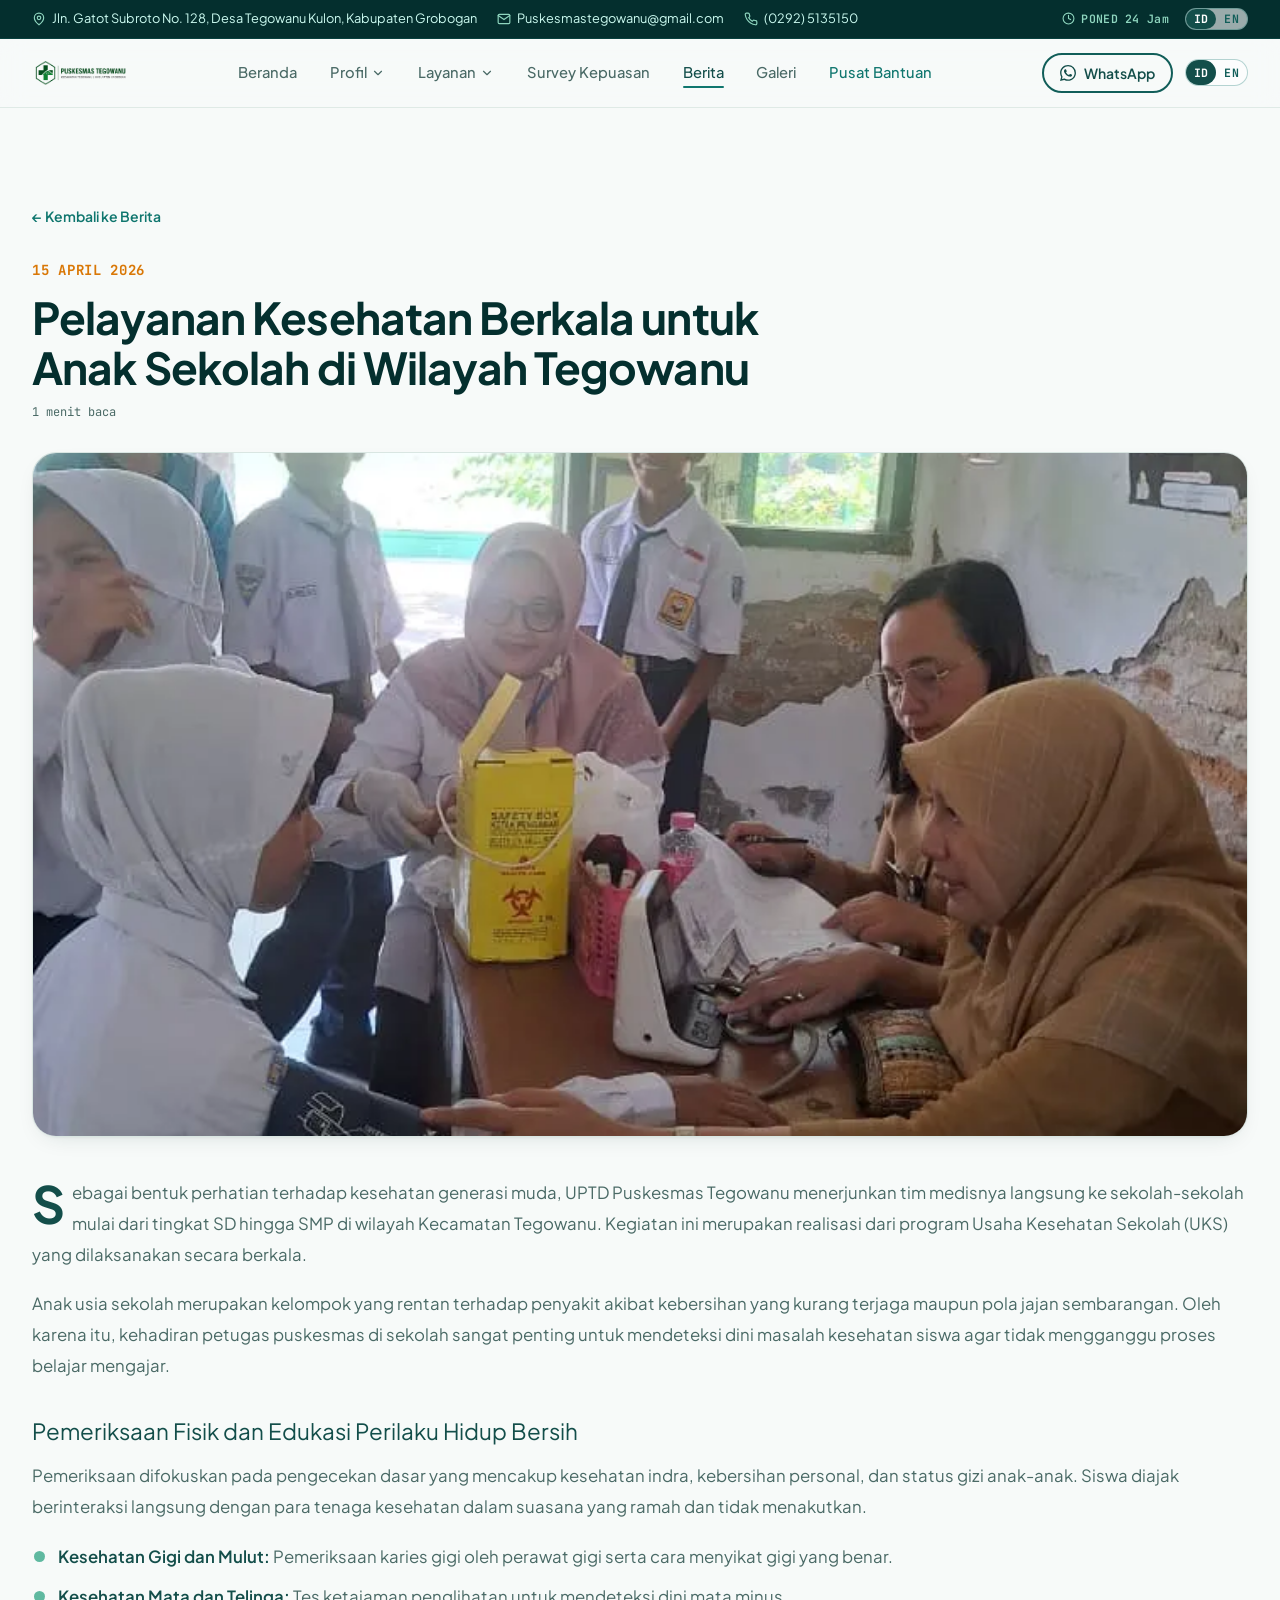
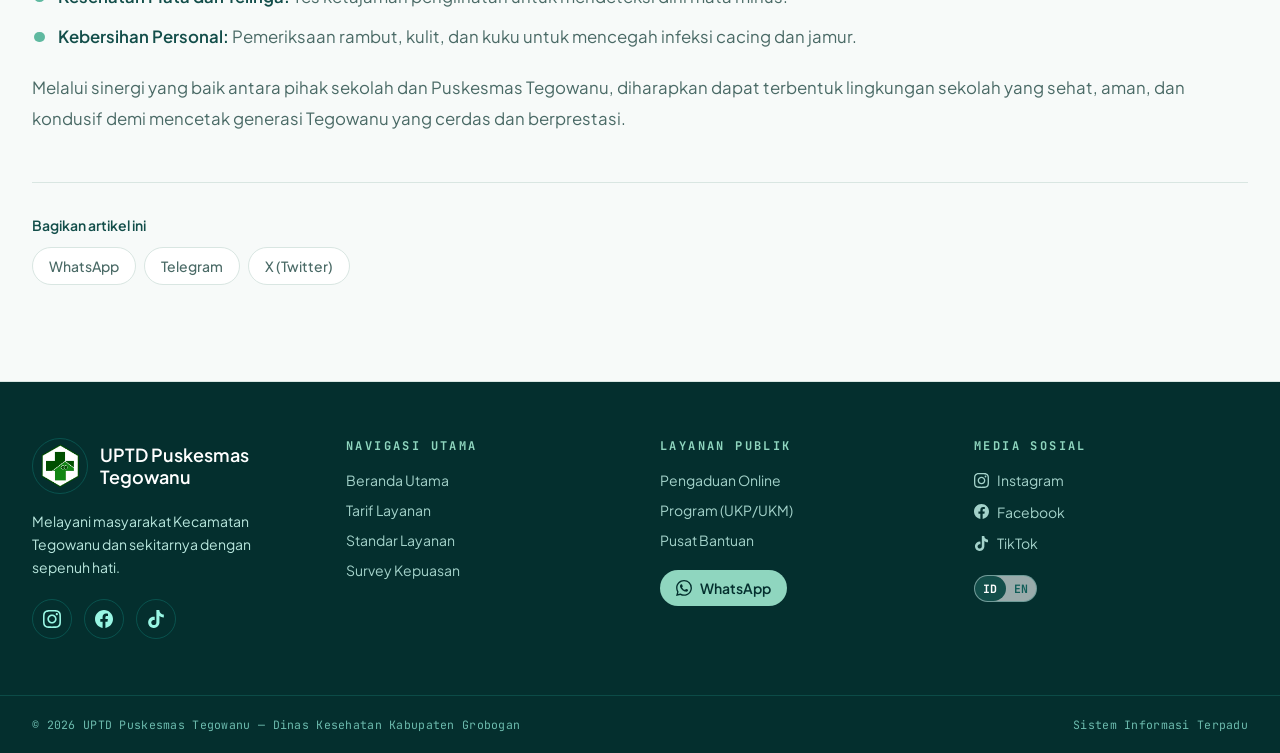
<file: berita/pelayanan-anak-sekolah/index.html>
<!DOCTYPE html><html lang="id" data-lang="id"> <head><meta charset="utf-8"><meta name="viewport" content="width=device-width, initial-scale=1"><title>Pelayanan Kesehatan Berkala untuk Anak Sekolah di Wilayah Tegowanu — Puskesmas Tegowanu</title><meta name="description" content="Fasilitas Pelayanan Kesehatan Tingkat Pertama di Jln. Gatot Subroto No. 128, Kecamatan Tegowanu, Kabupaten Grobogan. Melayani dengan sepenuh hati."><meta name="color-scheme" content="light"><meta name="theme-color" content="#134e4a"><link rel="icon" type="image/svg+xml" href="/favicon.svg"><link rel="canonical" href="https://puskesmas-tegowanu.dinkes-grobogan.id/berita/pelayanan-anak-sekolah"><link rel="alternate" hreflang="id" href="https://puskesmas-tegowanu.dinkes-grobogan.id/berita/pelayanan-anak-sekolah"><link rel="alternate" hreflang="en" href="https://puskesmas-tegowanu.dinkes-grobogan.id/berita/pelayanan-anak-sekolah"><link rel="alternate" hreflang="x-default" href="https://puskesmas-tegowanu.dinkes-grobogan.id/berita/pelayanan-anak-sekolah"><meta property="og:type" content="article"><meta property="og:url" content="https://puskesmas-tegowanu.dinkes-grobogan.id/berita/pelayanan-anak-sekolah"><meta property="og:title" content="Pelayanan Kesehatan Berkala untuk Anak Sekolah di Wilayah Tegowanu — Puskesmas Tegowanu"><meta property="og:description" content="Fasilitas Pelayanan Kesehatan Tingkat Pertama di Jln. Gatot Subroto No. 128, Kecamatan Tegowanu, Kabupaten Grobogan. Melayani dengan sepenuh hati."><meta property="og:image" content="https://puskesmas-tegowanu.dinkes-grobogan.id/img/sampul.webp"><meta property="og:locale" content="id_ID"><meta name="twitter:card" content="summary_large_image"><meta name="twitter:title" content="Pelayanan Kesehatan Berkala untuk Anak Sekolah di Wilayah Tegowanu — Puskesmas Tegowanu"><meta name="twitter:description" content="Fasilitas Pelayanan Kesehatan Tingkat Pertama di Jln. Gatot Subroto No. 128, Kecamatan Tegowanu, Kabupaten Grobogan. Melayani dengan sepenuh hati."><meta name="twitter:image" content="https://puskesmas-tegowanu.dinkes-grobogan.id/img/sampul.webp"><link rel="preconnect" href="https://fonts.googleapis.com"><link rel="preconnect" href="https://fonts.gstatic.com" crossorigin><link rel="stylesheet" href="https://fonts.googleapis.com/css2?family=Plus+Jakarta+Sans:wght@400;500;600;700;800&family=JetBrains+Mono:wght@400;500;700&display=swap"><link rel="preload" as="image" href="/img/sampul.webp" fetchpriority="high"><script type="application/ld+json">{"@context":"https://schema.org","@type":"NewsArticle","headline":"Pelayanan Kesehatan Berkala untuk Anak Sekolah di Wilayah Tegowanu","description":"Pemeriksaan kesehatan gigi dan umum rutin dilaksanakan langsung ke sekolah-sekolah...","image":["https://puskesmas-tegowanu.dinkes-grobogan.id/img/kegiatan10.webp"],"datePublished":"2026-04-15T00:00:00.000Z","dateModified":"2026-04-15T00:00:00.000Z","url":"https://puskesmas-tegowanu.dinkes-grobogan.id/berita/pelayanan-anak-sekolah","author":{"@type":"Organization","name":"UPTD Puskesmas Tegowanu"},"publisher":{"@type":"Organization","name":"UPTD Puskesmas Tegowanu","logo":{"@type":"ImageObject","url":"https://puskesmas-tegowanu.dinkes-grobogan.id/img/logo.webp"}},"inLanguage":"id"}</script><link rel="stylesheet" href="/_astro/_slug_.8fkmUNkn.css"></head> <body> <a href="#main" class="sr-only z-[100] rounded-full bg-teal-900 px-4 py-2 text-white focus:not-sr-only focus:fixed focus:left-4 focus:top-4"> <span data-i18n="a11y.skip">Lompat ke konten utama</span> </a> <header class="no-print"> <div class="hidden border-b border-teal-800/40 bg-teal-950 text-teal-100 md:block"> <div class="wrap flex items-center justify-between gap-4 py-2 text-[0.8rem] leading-none"> <div class="flex min-w-0 items-center gap-5"> <span class="inline-flex items-center gap-1.5 truncate"> <svg viewBox="0 0 24 24" class="shrink-0 text-mint" style="width:14px;height:14px" fill="none" stroke="currentColor" stroke-width="2" stroke-linecap="round" stroke-linejoin="round" aria-hidden="true" focusable="false"><path d="M20 10c0 6-8 12-8 12s-8-6-8-12a8 8 0 0 1 16 0Z"></path><path d="M12 13a3 3 0 1 0 0-6 3 3 0 0 0 0 6Z"></path></svg> Jln. Gatot Subroto No. 128, Desa Tegowanu Kulon, Kabupaten Grobogan </span> <span class="hidden items-center gap-1.5 lg:inline-flex"> <svg viewBox="0 0 24 24" class="shrink-0 text-mint" style="width:14px;height:14px" fill="none" stroke="currentColor" stroke-width="2" stroke-linecap="round" stroke-linejoin="round" aria-hidden="true" focusable="false"><path d="M4 4h16a2 2 0 0 1 2 2v12a2 2 0 0 1-2 2H4a2 2 0 0 1-2-2V6a2 2 0 0 1 2-2Z"></path><path d="m22 6-10 7L2 6"></path></svg> Puskesmastegowanu@gmail.com </span> <span class="hidden items-center gap-1.5 lg:inline-flex"> <svg viewBox="0 0 24 24" class="shrink-0 text-mint" style="width:14px;height:14px" fill="none" stroke="currentColor" stroke-width="2" stroke-linecap="round" stroke-linejoin="round" aria-hidden="true" focusable="false"><path d="M22 16.92v3a2 2 0 0 1-2.18 2 19.79 19.79 0 0 1-8.63-3.07 19.5 19.5 0 0 1-6-6 19.79 19.79 0 0 1-3.07-8.67A2 2 0 0 1 4.11 2h3a2 2 0 0 1 2 1.72c.13.96.36 1.9.7 2.81a2 2 0 0 1-.45 2.11L8.09 9.91a16 16 0 0 0 6 6l1.27-1.27a2 2 0 0 1 2.11-.45c.91.34 1.85.57 2.81.7A2 2 0 0 1 22 16.92Z"></path></svg> (0292) 5135150 </span> </div> <div class="flex shrink-0 items-center gap-4"> <span class="inline-flex items-center gap-1.5 font-mono text-[0.72rem] font-semibold tracking-wide text-mint"> <svg viewBox="0 0 24 24" class="shrink-0" style="width:13px;height:13px" fill="none" stroke="currentColor" stroke-width="2" stroke-linecap="round" stroke-linejoin="round" aria-hidden="true" focusable="false"><path d="M12 22a10 10 0 1 0 0-20 10 10 0 0 0 0 20Z"></path><path d="M12 6v6l4 2"></path></svg> <span data-i18n="topbar.hours">PONED 24 Jam</span> </span> <div class="inline-flex items-center rounded-full border border-teal-700/30 bg-white/60" role="group" aria-label="Pilih bahasa / Choose language" data-astro-cid-r2b4e7hz> <button type="button" data-lang-toggle data-lang="id" aria-pressed="true" class="lang-pill rounded-full font-mono font-bold tracking-wide transition-colors px-2 py-1 text-[0.72rem] is-active" data-astro-cid-r2b4e7hz> ID </button><button type="button" data-lang-toggle data-lang="en" aria-pressed="false" class="lang-pill rounded-full font-mono font-bold tracking-wide transition-colors px-2 py-1 text-[0.72rem]" data-astro-cid-r2b4e7hz> EN </button> </div>  </div> </div> </div> <div data-header class="sticky top-0 z-50 border-b border-line/80 bg-paper/85 backdrop-blur-md transition-shadow duration-300 [&.is-scrolled]:shadow-lift [&.is-scrolled]:bg-paper/95"> <div class="wrap flex items-center justify-between gap-4 py-3"> <a href="/" class="flex items-center gap-3" aria-label="Puskesmas Tegowanu"> <img src="/img/logo.webp" alt="Logo Puskesmas Tegowanu" width="132" height="52" class="h-11 w-auto"> </a> <nav class="hidden items-center gap-1 lg:flex" aria-label="Navigasi utama"> <a href="/#beranda" class="nav-link" data-nav="beranda"> <span data-i18n="nav.home">Beranda</span> </a> <div class="nav-dd group relative" data-nav="tentang"> <a href="/#profil" class="nav-link flex items-center gap-1" aria-haspopup="true" aria-expanded="false"> <span data-i18n="nav.profile">Profil</span> <svg viewBox="0 0 24 24" class="transition-transform duration-200 group-hover:rotate-180" style="width:14px;height:14px" fill="none" stroke="currentColor" stroke-width="2" stroke-linecap="round" stroke-linejoin="round" aria-hidden="true" focusable="false"><path d="m6 9 6 6 6-6"></path></svg> </a> <div class="absolute left-0 top-full pt-3 opacity-0 invisible transition-all duration-200 translate-y-1 group-hover:visible group-hover:opacity-100 group-hover:translate-y-0 group-focus-within:visible group-focus-within:opacity-100 group-focus-within:translate-y-0"> <div class="w-60 rounded-2xl border border-line bg-white p-2 shadow-lift"> <a href="/#profil" class="block rounded-xl px-4 py-2.5 text-sm font-medium text-ink-soft transition-colors hover:bg-teal-50 hover:text-teal-900"> <span data-i18n="nav.profileDetail">Profil Puskesmas</span> </a><a href="/#pengaduan" class="block rounded-xl px-4 py-2.5 text-sm font-medium text-ink-soft transition-colors hover:bg-teal-50 hover:text-teal-900"> <span data-i18n="nav.profileComplaint">Pengaduan</span> </a> </div> </div> </div><div class="nav-dd group relative" data-nav="layanan"> <a href="/#layanan" class="nav-link flex items-center gap-1" aria-haspopup="true" aria-expanded="false"> <span data-i18n="nav.services">Layanan</span> <svg viewBox="0 0 24 24" class="transition-transform duration-200 group-hover:rotate-180" style="width:14px;height:14px" fill="none" stroke="currentColor" stroke-width="2" stroke-linecap="round" stroke-linejoin="round" aria-hidden="true" focusable="false"><path d="m6 9 6 6 6-6"></path></svg> </a> <div class="absolute left-0 top-full pt-3 opacity-0 invisible transition-all duration-200 translate-y-1 group-hover:visible group-hover:opacity-100 group-hover:translate-y-0 group-focus-within:visible group-focus-within:opacity-100 group-focus-within:translate-y-0"> <div class="w-60 rounded-2xl border border-line bg-white p-2 shadow-lift"> <a href="/#layanan" data-nav="layanan" class="block rounded-xl px-4 py-2.5 text-sm font-medium text-ink-soft transition-colors hover:bg-teal-50 hover:text-teal-900"> <span data-i18n="nav.servicesPrograms">Program Puskesmas</span> </a><a href="/tarif" class="block rounded-xl px-4 py-2.5 text-sm font-medium text-ink-soft transition-colors hover:bg-teal-50 hover:text-teal-900"> <span data-i18n="nav.servicesFees">Tarif Layanan (Perda)</span> </a><a href="/standar-layanan" class="block rounded-xl px-4 py-2.5 text-sm font-medium text-ink-soft transition-colors hover:bg-teal-50 hover:text-teal-900"> <span data-i18n="nav.servicesStandards">Standar Layanan</span> </a> </div> </div> </div> <a href="/survey-kepuasan" class="nav-link"> <span data-i18n="nav.survey">Survey Kepuasan</span> </a><a href="/#berita" class="nav-link is-active" data-nav="berita"> <span data-i18n="nav.news">Berita</span> </a><a href="/#galeri" class="nav-link" data-nav="galeri"> <span data-i18n="nav.gallery">Galeri</span> </a><a href="/#kontak" class="nav-link !text-teal-700 font-bold" data-nav="kontak"> <span data-i18n="nav.help">Pusat Bantuan</span> </a> </nav> <div class="flex items-center gap-2 sm:gap-3"> <a href="https://wa.me/6281215935791" target="_blank" rel="noopener noreferrer" class="hidden items-center gap-2 rounded-full border-2 border-teal-800 px-4 py-2 text-sm font-semibold text-teal-900 transition-colors hover:bg-teal-900 hover:text-white md:inline-flex"> <svg viewBox="0 0 24 24" style="width:16px;height:16px" aria-hidden="true" focusable="false"><path fill="currentColor" d="M17.472 14.382c-.297-.149-1.758-.867-2.03-.967-.273-.099-.471-.148-.67.15-.197.297-.767.966-.94 1.164-.173.199-.347.223-.644.075-.297-.15-1.255-.463-2.39-1.475-.883-.788-1.48-1.761-1.653-2.059-.173-.297-.018-.458.13-.606.134-.133.298-.347.446-.52.149-.174.198-.298.298-.497.099-.198.05-.371-.025-.52-.075-.149-.669-1.612-.916-2.207-.242-.579-.487-.5-.669-.51-.173-.008-.371-.01-.57-.01-.198 0-.52.074-.792.372-.272.297-1.04 1.016-1.04 2.479 0 1.462 1.065 2.875 1.213 3.074.149.198 2.096 3.2 5.077 4.487.709.306 1.262.489 1.694.625.712.227 1.36.195 1.871.118.571-.085 1.758-.719 2.006-1.413.248-.694.248-1.289.173-1.413-.074-.124-.272-.198-.57-.347m-5.421 7.403h-.004a9.87 9.87 0 0 1-5.031-1.378l-.361-.214-3.741.982.998-3.648-.235-.374a9.86 9.86 0 0 1-1.51-5.26c.001-5.45 4.436-9.884 9.888-9.884 2.64 0 5.122 1.03 6.988 2.898a9.825 9.825 0 0 1 2.893 6.994c-.003 5.45-4.437 9.884-9.885 9.884m8.413-18.297A11.815 11.815 0 0 0 12.05 0C5.495 0 .16 5.335.157 11.892c0 2.096.547 4.142 1.588 5.945L.057 24l6.305-1.654a11.882 11.882 0 0 0 5.683 1.448h.005c6.554 0 11.89-5.335 11.893-11.893a11.821 11.821 0 0 0-3.48-8.413Z"></path></svg> <span data-i18n="nav.whatsapp">WhatsApp</span> </a> <div class="inline-flex items-center rounded-full border border-teal-700/30 bg-white/60 hidden lg:inline-flex" role="group" aria-label="Pilih bahasa / Choose language" data-astro-cid-r2b4e7hz> <button type="button" data-lang-toggle data-lang="id" aria-pressed="true" class="lang-pill rounded-full font-mono font-bold tracking-wide transition-colors px-2 py-1 text-[0.72rem] is-active" data-astro-cid-r2b4e7hz> ID </button><button type="button" data-lang-toggle data-lang="en" aria-pressed="false" class="lang-pill rounded-full font-mono font-bold tracking-wide transition-colors px-2 py-1 text-[0.72rem]" data-astro-cid-r2b4e7hz> EN </button> </div>  <style>astro-island,astro-slot,astro-static-slot{display:contents}</style><script>(()=>{var l=(n,t)=>{let i=async()=>{await(await n())()},e=typeof t.value=="object"?t.value:void 0,s={timeout:e==null?void 0:e.timeout};"requestIdleCallback"in window?window.requestIdleCallback(i,s):setTimeout(i,s.timeout||200)};(self.Astro||(self.Astro={})).idle=l;window.dispatchEvent(new Event("astro:idle"));})();</script><script>(()=>{var A=Object.defineProperty;var g=(i,o,a)=>o in i?A(i,o,{enumerable:!0,configurable:!0,writable:!0,value:a}):i[o]=a;var d=(i,o,a)=>g(i,typeof o!="symbol"?o+"":o,a);{let i={0:t=>m(t),1:t=>a(t),2:t=>new RegExp(t),3:t=>new Date(t),4:t=>new Map(a(t)),5:t=>new Set(a(t)),6:t=>BigInt(t),7:t=>new URL(t),8:t=>new Uint8Array(t),9:t=>new Uint16Array(t),10:t=>new Uint32Array(t),11:t=>1/0*t},o=t=>{let[l,e]=t;return l in i?i[l](e):void 0},a=t=>t.map(o),m=t=>typeof t!="object"||t===null?t:Object.fromEntries(Object.entries(t).map(([l,e])=>[l,o(e)]));class y extends HTMLElement{constructor(){super(...arguments);d(this,"Component");d(this,"hydrator");d(this,"hydrate",async()=>{var b;if(!this.hydrator||!this.isConnected)return;let e=(b=this.parentElement)==null?void 0:b.closest("astro-island[ssr]");if(e){e.addEventListener("astro:hydrate",this.hydrate,{once:!0});return}let c=this.querySelectorAll("astro-slot"),n={},h=this.querySelectorAll("template[data-astro-template]");for(let r of h){let s=r.closest(this.tagName);s!=null&&s.isSameNode(this)&&(n[r.getAttribute("data-astro-template")||"default"]=r.innerHTML,r.remove())}for(let r of c){let s=r.closest(this.tagName);s!=null&&s.isSameNode(this)&&(n[r.getAttribute("name")||"default"]=r.innerHTML)}let p;try{p=this.hasAttribute("props")?m(JSON.parse(this.getAttribute("props"))):{}}catch(r){let s=this.getAttribute("component-url")||"<unknown>",v=this.getAttribute("component-export");throw v&&(s+=` (export ${v})`),console.error(`[hydrate] Error parsing props for component ${s}`,this.getAttribute("props"),r),r}let u;await this.hydrator(this)(this.Component,p,n,{client:this.getAttribute("client")}),this.removeAttribute("ssr"),this.dispatchEvent(new CustomEvent("astro:hydrate"))});d(this,"unmount",()=>{this.isConnected||this.dispatchEvent(new CustomEvent("astro:unmount"))})}disconnectedCallback(){document.removeEventListener("astro:after-swap",this.unmount),document.addEventListener("astro:after-swap",this.unmount,{once:!0})}connectedCallback(){if(!this.hasAttribute("await-children")||document.readyState==="interactive"||document.readyState==="complete")this.childrenConnectedCallback();else{let e=()=>{document.removeEventListener("DOMContentLoaded",e),c.disconnect(),this.childrenConnectedCallback()},c=new MutationObserver(()=>{var n;((n=this.lastChild)==null?void 0:n.nodeType)===Node.COMMENT_NODE&&this.lastChild.nodeValue==="astro:end"&&(this.lastChild.remove(),e())});c.observe(this,{childList:!0}),document.addEventListener("DOMContentLoaded",e)}}async childrenConnectedCallback(){let e=this.getAttribute("before-hydration-url");e&&await import(e),this.start()}async start(){let e=JSON.parse(this.getAttribute("opts")),c=this.getAttribute("client");if(Astro[c]===void 0){window.addEventListener(`astro:${c}`,()=>this.start(),{once:!0});return}try{await Astro[c](async()=>{let n=this.getAttribute("renderer-url"),[h,{default:p}]=await Promise.all([import(this.getAttribute("component-url")),n?import(n):()=>()=>{}]),u=this.getAttribute("component-export")||"default";if(!u.includes("."))this.Component=h[u];else{this.Component=h;for(let f of u.split("."))this.Component=this.Component[f]}return this.hydrator=p,this.hydrate},e,this)}catch(n){console.error(`[astro-island] Error hydrating ${this.getAttribute("component-url")}`,n)}}attributeChangedCallback(){this.hydrate()}}d(y,"observedAttributes",["props"]),customElements.get("astro-island")||customElements.define("astro-island",y)}})();</script><astro-island uid="2vvqtp" prefix="r3" component-url="/_astro/MobileNav.BGxDOeov.js" component-export="default" renderer-url="/_astro/client.BblWQQyK.js" props="{}" ssr client="idle" opts="{&quot;name&quot;:&quot;MobileNav&quot;,&quot;value&quot;:true}" await-children><button type="button" aria-label="Buka menu navigasi" aria-expanded="false" class="inline-flex h-11 w-11 items-center justify-center rounded-full border border-line bg-white text-teal-900 transition-colors hover:bg-teal-50 lg:hidden" aria-haspopup="dialog" data-state="closed"><svg xmlns="http://www.w3.org/2000/svg" width="22" height="22" viewBox="0 0 24 24" fill="none" stroke="currentColor" stroke-width="2" stroke-linecap="round" stroke-linejoin="round" class="lucide lucide-menu"><line x1="4" x2="20" y1="12" y2="12"></line><line x1="4" x2="20" y1="6" y2="6"></line><line x1="4" x2="20" y1="18" y2="18"></line></svg></button><!--astro:end--></astro-island> </div> </div> </div> </header> <main id="main" class>  <article class="section-pad"> <div class="wrap max-w-3xl"> <a href="/#berita" class="inline-flex items-center gap-2 text-sm font-semibold text-teal-700 transition-colors hover:text-teal-900"> <span data-i18n="news.back">← Kembali ke Berita</span> </a> <p class="mt-8 font-mono text-sm font-bold uppercase tracking-wider text-amber-600">15 April 2026</p> <h1 class="mt-3 font-display text-section font-bold leading-tight text-balance text-teal-950"> Pelayanan Kesehatan Berkala untuk Anak Sekolah di Wilayah Tegowanu </h1> <p class="mt-3 font-mono text-xs text-ink-soft"> 1 <span data-i18n="news.minutes">menit baca</span> </p> <div class="mt-8 overflow-hidden rounded-3xl border border-line shadow-card"> <img src="/img/kegiatan10.webp" alt="" width="900" height="520" decoding="async" class="aspect-[16/9] w-full object-cover"> </div> <div class="prose-pusk mt-10"> <p>Sebagai bentuk perhatian terhadap kesehatan generasi muda, UPTD Puskesmas Tegowanu menerjunkan tim medisnya langsung ke sekolah-sekolah mulai dari tingkat SD hingga SMP di wilayah Kecamatan Tegowanu. Kegiatan ini merupakan realisasi dari program Usaha Kesehatan Sekolah (UKS) yang dilaksanakan secara berkala.</p>
<p>Anak usia sekolah merupakan kelompok yang rentan terhadap penyakit akibat kebersihan yang kurang terjaga maupun pola jajan sembarangan. Oleh karena itu, kehadiran petugas puskesmas di sekolah sangat penting untuk mendeteksi dini masalah kesehatan siswa agar tidak mengganggu proses belajar mengajar.</p>
<h3 id="pemeriksaan-fisik-dan-edukasi-perilaku-hidup-bersih">Pemeriksaan Fisik dan Edukasi Perilaku Hidup Bersih</h3>
<p>Pemeriksaan difokuskan pada pengecekan dasar yang mencakup kesehatan indra, kebersihan personal, dan status gizi anak-anak. Siswa diajak berinteraksi langsung dengan para tenaga kesehatan dalam suasana yang ramah dan tidak menakutkan.</p>
<ul>
<li><strong>Kesehatan Gigi dan Mulut:</strong> Pemeriksaan karies gigi oleh perawat gigi serta cara menyikat gigi yang benar.</li>
<li><strong>Kesehatan Mata dan Telinga:</strong> Tes ketajaman penglihatan untuk mendeteksi dini mata minus.</li>
<li><strong>Kebersihan Personal:</strong> Pemeriksaan rambut, kulit, dan kuku untuk mencegah infeksi cacing dan jamur.</li>
</ul>
<p>Melalui sinergi yang baik antara pihak sekolah dan Puskesmas Tegowanu, diharapkan dapat terbentuk lingkungan sekolah yang sehat, aman, dan kondusif demi mencetak generasi Tegowanu yang cerdas dan berprestasi.</p> </div> <div class="mt-12 border-t border-line pt-8"> <p class="mb-3 text-sm font-semibold text-teal-900" data-i18n="news.share">Bagikan artikel ini</p> <div class="flex flex-wrap gap-2"> <a href="https://wa.me/?text=Pelayanan%20Kesehatan%20Berkala%20untuk%20Anak%20Sekolah%20di%20Wilayah%20Tegowanu%20%E2%80%94%20Puskesmas%20Tegowanu%20https%3A%2F%2Fpuskesmas-tegowanu.dinkes-grobogan.id%2Fberita%2Fpelayanan-anak-sekolah" target="_blank" rel="noopener noreferrer" class="rounded-full border border-line bg-white px-4 py-2 text-sm font-medium text-ink-soft transition-colors hover:border-teal-700 hover:text-teal-900"> WhatsApp </a><a href="https://t.me/share/url?url=https%3A%2F%2Fpuskesmas-tegowanu.dinkes-grobogan.id%2Fberita%2Fpelayanan-anak-sekolah&text=Pelayanan%20Kesehatan%20Berkala%20untuk%20Anak%20Sekolah%20di%20Wilayah%20Tegowanu%20%E2%80%94%20Puskesmas%20Tegowanu" target="_blank" rel="noopener noreferrer" class="rounded-full border border-line bg-white px-4 py-2 text-sm font-medium text-ink-soft transition-colors hover:border-teal-700 hover:text-teal-900"> Telegram </a><a href="https://twitter.com/intent/tweet?text=Pelayanan%20Kesehatan%20Berkala%20untuk%20Anak%20Sekolah%20di%20Wilayah%20Tegowanu%20%E2%80%94%20Puskesmas%20Tegowanu&url=https%3A%2F%2Fpuskesmas-tegowanu.dinkes-grobogan.id%2Fberita%2Fpelayanan-anak-sekolah" target="_blank" rel="noopener noreferrer" class="rounded-full border border-line bg-white px-4 py-2 text-sm font-medium text-ink-soft transition-colors hover:border-teal-700 hover:text-teal-900"> X (Twitter) </a> </div> </div> </div> </article>  </main> <footer class="no-print border-t border-line bg-teal-950 text-teal-100/90"> <div class="wrap grid gap-9 py-12 sm:grid-cols-2 sm:gap-10 sm:py-14 lg:grid-cols-4"> <div> <div class="flex items-center gap-3"> <img src="/img/logobawah.webp" alt="Logo Puskesmas Tegowanu" width="56" height="56" class="h-14 w-14 rounded-full border border-teal-700/50 object-contain p-1"> <div class="font-display text-lg font-semibold leading-tight text-white">
UPTD Puskesmas<br>Tegowanu
</div> </div> <p class="mt-4 max-w-xs text-sm leading-relaxed" data-i18n="footer.tagline">
Melayani masyarakat Kecamatan Tegowanu dan sekitarnya dengan sepenuh hati.
</p> <div class="mt-5 flex items-center gap-3"> <a href="https://www.instagram.com/puskesmastegowanu" target="_blank" rel="noopener noreferrer" aria-label="Instagram" class="flex h-10 w-10 items-center justify-center rounded-full border border-teal-700/50 text-teal-200 transition-colors hover:bg-mint hover:text-teal-950"> <svg viewBox="0 0 24 24" style="width:18px;height:18px" aria-hidden="true" focusable="false"><path fill="currentColor" d="M12 0C8.74 0 8.333.015 7.053.072 5.775.132 4.905.333 4.14.63c-.789.306-1.459.717-2.126 1.384S.935 3.35.63 4.14C.333 4.905.131 5.775.072 7.053.012 8.333 0 8.74 0 12s.015 3.667.072 4.947c.06 1.277.261 2.148.558 2.913.306.788.717 1.459 1.384 2.126.667.666 1.336 1.079 2.126 1.384.766.296 1.636.499 2.913.558C8.333 23.988 8.74 24 12 24s3.667-.015 4.947-.072c1.277-.06 2.148-.262 2.913-.558.788-.306 1.459-.718 2.126-1.384.666-.667 1.079-1.335 1.384-2.126.296-.765.499-1.636.558-2.913.06-1.28.072-1.687.072-4.947s-.015-3.667-.072-4.947c-.06-1.277-.262-2.149-.558-2.913-.306-.789-.718-1.459-1.384-2.126C21.319 1.347 20.651.935 19.86.63c-.765-.297-1.636-.499-2.913-.558C15.667.012 15.26 0 12 0zm0 2.16c3.203 0 3.585.016 4.85.071 1.17.055 1.805.249 2.227.415.562.217.96.477 1.382.896.419.42.679.819.896 1.381.164.422.36 1.057.413 2.227.057 1.266.07 1.646.07 4.85s-.015 3.585-.074 4.85c-.061 1.17-.256 1.805-.421 2.227-.224.562-.479.96-.899 1.382-.419.419-.824.679-1.38.896-.42.164-1.065.36-2.235.413-1.274.057-1.649.07-4.859.07-3.211 0-3.586-.015-4.859-.074-1.171-.061-1.816-.256-2.236-.421-.569-.224-.96-.479-1.379-.899-.421-.419-.69-.824-.9-1.38-.165-.42-.359-1.065-.42-2.235-.045-1.26-.061-1.649-.061-4.844 0-3.196.016-3.586.061-4.861.061-1.17.255-1.814.42-2.234.21-.57.479-.96.9-1.381.419-.419.81-.689 1.379-.898.42-.166 1.051-.361 2.221-.421 1.275-.045 1.65-.06 4.859-.06l.045.03zm0 3.678c-3.405 0-6.162 2.76-6.162 6.162 0 3.405 2.76 6.162 6.162 6.162 3.405 0 6.162-2.76 6.162-6.162 0-3.405-2.76-6.162-6.162-6.162zM12 16c-2.21 0-4-1.79-4-4s1.79-4 4-4 4 1.79 4 4-1.79 4-4 4zm7.846-10.405c0 .795-.646 1.44-1.44 1.44-.795 0-1.44-.646-1.44-1.44 0-.794.646-1.439 1.44-1.439.793-.001 1.44.645 1.44 1.439z"></path></svg> </a><a href="https://web.facebook.com/pages/Puskesmas%20Tegowanu" target="_blank" rel="noopener noreferrer" aria-label="Facebook" class="flex h-10 w-10 items-center justify-center rounded-full border border-teal-700/50 text-teal-200 transition-colors hover:bg-mint hover:text-teal-950"> <svg viewBox="0 0 24 24" style="width:18px;height:18px" aria-hidden="true" focusable="false"><path fill="currentColor" d="M24 12.073c0-6.627-5.373-12-12-12s-12 5.373-12 12c0 5.99 4.388 10.954 10.125 11.854v-8.385H7.078v-3.47h3.047V9.43c0-3.007 1.792-4.669 4.533-4.669 1.312 0 2.686.235 2.686.235v2.953H15.83c-1.491 0-1.956.925-1.956 1.874v2.25h3.328l-.532 3.47h-2.796v8.385C19.612 23.027 24 18.062 24 12.073z"></path></svg> </a><a href="https://www.tiktok.com/@puskesmas.tegowanu" target="_blank" rel="noopener noreferrer" aria-label="TikTok" class="flex h-10 w-10 items-center justify-center rounded-full border border-teal-700/50 text-teal-200 transition-colors hover:bg-mint hover:text-teal-950"> <svg viewBox="0 0 24 24" style="width:18px;height:18px" aria-hidden="true" focusable="false"><path fill="currentColor" d="M12.525.02c1.31-.02 2.61-.01 3.91-.02.08 1.53.63 3.09 1.75 4.17 1.12 1.11 2.7 1.62 4.24 1.79v4.03c-1.44-.05-2.89-.35-4.2-.97-.57-.26-1.1-.59-1.62-.93-.01 2.92.01 5.84-.02 8.75-.08 1.4-.54 2.79-1.35 3.94-1.31 1.92-3.58 3.17-5.91 3.21-1.43.08-2.86-.31-4.08-1.03-2.02-1.19-3.44-3.37-3.65-5.71-.02-.5-.03-1-.01-1.49.18-1.9 1.12-3.72 2.58-4.96 1.66-1.44 3.98-2.13 6.15-1.72.02 1.48-.04 2.96-.04 4.44-.99-.32-2.15-.23-3.02.37-.63.41-1.11 1.04-1.36 1.75-.21.51-.15 1.07-.14 1.61.24 1.64 1.82 3.02 3.5 2.87 1.12-.01 2.19-.66 2.77-1.61.19-.33.4-.67.41-1.06.1-1.79.06-3.57.07-5.36.01-4.03-.01-8.05.02-12.07z"></path></svg> </a> </div> </div> <div> <h5 class="mb-4 font-mono text-xs font-bold uppercase tracking-[0.2em] text-mint" data-i18n="footer.nav">Navigasi Utama</h5> <ul class="space-y-2.5 text-sm"> <li> <a href="/" class="text-teal-100/80 transition-colors hover:text-mint"> <span data-i18n="footer.home">Beranda Utama</span> </a> </li><li> <a href="/tarif" class="text-teal-100/80 transition-colors hover:text-mint"> <span data-i18n="footer.fees">Tarif Layanan</span> </a> </li><li> <a href="/standar-layanan" class="text-teal-100/80 transition-colors hover:text-mint"> <span data-i18n="footer.standards">Standar Layanan</span> </a> </li><li> <a href="/survey-kepuasan" class="text-teal-100/80 transition-colors hover:text-mint"> <span data-i18n="footer.survey">Survey Kepuasan</span> </a> </li> </ul> </div> <div> <h5 class="mb-4 font-mono text-xs font-bold uppercase tracking-[0.2em] text-mint" data-i18n="footer.public">Layanan Publik</h5> <ul class="space-y-2.5 text-sm"> <li> <a href="/#pengaduan" class="text-teal-100/80 transition-colors hover:text-mint"> <span data-i18n="footer.complaint">Pengaduan Online</span> </a> </li><li> <a href="/#layanan" class="text-teal-100/80 transition-colors hover:text-mint"> <span data-i18n="footer.programs">Program (UKP/UKM)</span> </a> </li><li> <a href="/#kontak" class="text-teal-100/80 transition-colors hover:text-mint"> <span data-i18n="footer.help">Pusat Bantuan</span> </a> </li> </ul> <a href="https://wa.me/6281215935791" target="_blank" rel="noopener noreferrer" class="mt-5 inline-flex items-center gap-2 rounded-full bg-mint px-4 py-2 text-sm font-semibold text-teal-950 transition-colors hover:bg-mint-deep hover:text-white"> <svg viewBox="0 0 24 24" style="width:16px;height:16px" aria-hidden="true" focusable="false"><path fill="currentColor" d="M17.472 14.382c-.297-.149-1.758-.867-2.03-.967-.273-.099-.471-.148-.67.15-.197.297-.767.966-.94 1.164-.173.199-.347.223-.644.075-.297-.15-1.255-.463-2.39-1.475-.883-.788-1.48-1.761-1.653-2.059-.173-.297-.018-.458.13-.606.134-.133.298-.347.446-.52.149-.174.198-.298.298-.497.099-.198.05-.371-.025-.52-.075-.149-.669-1.612-.916-2.207-.242-.579-.487-.5-.669-.51-.173-.008-.371-.01-.57-.01-.198 0-.52.074-.792.372-.272.297-1.04 1.016-1.04 2.479 0 1.462 1.065 2.875 1.213 3.074.149.198 2.096 3.2 5.077 4.487.709.306 1.262.489 1.694.625.712.227 1.36.195 1.871.118.571-.085 1.758-.719 2.006-1.413.248-.694.248-1.289.173-1.413-.074-.124-.272-.198-.57-.347m-5.421 7.403h-.004a9.87 9.87 0 0 1-5.031-1.378l-.361-.214-3.741.982.998-3.648-.235-.374a9.86 9.86 0 0 1-1.51-5.26c.001-5.45 4.436-9.884 9.888-9.884 2.64 0 5.122 1.03 6.988 2.898a9.825 9.825 0 0 1 2.893 6.994c-.003 5.45-4.437 9.884-9.885 9.884m8.413-18.297A11.815 11.815 0 0 0 12.05 0C5.495 0 .16 5.335.157 11.892c0 2.096.547 4.142 1.588 5.945L.057 24l6.305-1.654a11.882 11.882 0 0 0 5.683 1.448h.005c6.554 0 11.89-5.335 11.893-11.893a11.821 11.821 0 0 0-3.48-8.413Z"></path></svg>
WhatsApp
</a> </div> <div> <h5 class="mb-4 font-mono text-xs font-bold uppercase tracking-[0.2em] text-mint" data-i18n="footer.social">Media Sosial</h5> <ul class="space-y-2.5 text-sm"> <li> <a href="https://www.instagram.com/puskesmastegowanu" target="_blank" rel="noopener noreferrer" class="inline-flex items-center gap-2 text-teal-100/80 transition-colors hover:text-mint"> <svg viewBox="0 0 24 24" style="width:15px;height:15px" aria-hidden="true" focusable="false"><path fill="currentColor" d="M12 0C8.74 0 8.333.015 7.053.072 5.775.132 4.905.333 4.14.63c-.789.306-1.459.717-2.126 1.384S.935 3.35.63 4.14C.333 4.905.131 5.775.072 7.053.012 8.333 0 8.74 0 12s.015 3.667.072 4.947c.06 1.277.261 2.148.558 2.913.306.788.717 1.459 1.384 2.126.667.666 1.336 1.079 2.126 1.384.766.296 1.636.499 2.913.558C8.333 23.988 8.74 24 12 24s3.667-.015 4.947-.072c1.277-.06 2.148-.262 2.913-.558.788-.306 1.459-.718 2.126-1.384.666-.667 1.079-1.335 1.384-2.126.296-.765.499-1.636.558-2.913.06-1.28.072-1.687.072-4.947s-.015-3.667-.072-4.947c-.06-1.277-.262-2.149-.558-2.913-.306-.789-.718-1.459-1.384-2.126C21.319 1.347 20.651.935 19.86.63c-.765-.297-1.636-.499-2.913-.558C15.667.012 15.26 0 12 0zm0 2.16c3.203 0 3.585.016 4.85.071 1.17.055 1.805.249 2.227.415.562.217.96.477 1.382.896.419.42.679.819.896 1.381.164.422.36 1.057.413 2.227.057 1.266.07 1.646.07 4.85s-.015 3.585-.074 4.85c-.061 1.17-.256 1.805-.421 2.227-.224.562-.479.96-.899 1.382-.419.419-.824.679-1.38.896-.42.164-1.065.36-2.235.413-1.274.057-1.649.07-4.859.07-3.211 0-3.586-.015-4.859-.074-1.171-.061-1.816-.256-2.236-.421-.569-.224-.96-.479-1.379-.899-.421-.419-.69-.824-.9-1.38-.165-.42-.359-1.065-.42-2.235-.045-1.26-.061-1.649-.061-4.844 0-3.196.016-3.586.061-4.861.061-1.17.255-1.814.42-2.234.21-.57.479-.96.9-1.381.419-.419.81-.689 1.379-.898.42-.166 1.051-.361 2.221-.421 1.275-.045 1.65-.06 4.859-.06l.045.03zm0 3.678c-3.405 0-6.162 2.76-6.162 6.162 0 3.405 2.76 6.162 6.162 6.162 3.405 0 6.162-2.76 6.162-6.162 0-3.405-2.76-6.162-6.162-6.162zM12 16c-2.21 0-4-1.79-4-4s1.79-4 4-4 4 1.79 4 4-1.79 4-4 4zm7.846-10.405c0 .795-.646 1.44-1.44 1.44-.795 0-1.44-.646-1.44-1.44 0-.794.646-1.439 1.44-1.439.793-.001 1.44.645 1.44 1.439z"></path></svg> Instagram </a> </li><li> <a href="https://web.facebook.com/pages/Puskesmas%20Tegowanu" target="_blank" rel="noopener noreferrer" class="inline-flex items-center gap-2 text-teal-100/80 transition-colors hover:text-mint"> <svg viewBox="0 0 24 24" style="width:15px;height:15px" aria-hidden="true" focusable="false"><path fill="currentColor" d="M24 12.073c0-6.627-5.373-12-12-12s-12 5.373-12 12c0 5.99 4.388 10.954 10.125 11.854v-8.385H7.078v-3.47h3.047V9.43c0-3.007 1.792-4.669 4.533-4.669 1.312 0 2.686.235 2.686.235v2.953H15.83c-1.491 0-1.956.925-1.956 1.874v2.25h3.328l-.532 3.47h-2.796v8.385C19.612 23.027 24 18.062 24 12.073z"></path></svg> Facebook </a> </li><li> <a href="https://www.tiktok.com/@puskesmas.tegowanu" target="_blank" rel="noopener noreferrer" class="inline-flex items-center gap-2 text-teal-100/80 transition-colors hover:text-mint"> <svg viewBox="0 0 24 24" style="width:15px;height:15px" aria-hidden="true" focusable="false"><path fill="currentColor" d="M12.525.02c1.31-.02 2.61-.01 3.91-.02.08 1.53.63 3.09 1.75 4.17 1.12 1.11 2.7 1.62 4.24 1.79v4.03c-1.44-.05-2.89-.35-4.2-.97-.57-.26-1.1-.59-1.62-.93-.01 2.92.01 5.84-.02 8.75-.08 1.4-.54 2.79-1.35 3.94-1.31 1.92-3.58 3.17-5.91 3.21-1.43.08-2.86-.31-4.08-1.03-2.02-1.19-3.44-3.37-3.65-5.71-.02-.5-.03-1-.01-1.49.18-1.9 1.12-3.72 2.58-4.96 1.66-1.44 3.98-2.13 6.15-1.72.02 1.48-.04 2.96-.04 4.44-.99-.32-2.15-.23-3.02.37-.63.41-1.11 1.04-1.36 1.75-.21.51-.15 1.07-.14 1.61.24 1.64 1.82 3.02 3.5 2.87 1.12-.01 2.19-.66 2.77-1.61.19-.33.4-.67.41-1.06.1-1.79.06-3.57.07-5.36.01-4.03-.01-8.05.02-12.07z"></path></svg> TikTok </a> </li> </ul> <div class="mt-5"> <div class="inline-flex items-center rounded-full border border-teal-700/30 bg-white/60" role="group" aria-label="Pilih bahasa / Choose language" data-astro-cid-r2b4e7hz> <button type="button" data-lang-toggle data-lang="id" aria-pressed="true" class="lang-pill rounded-full font-mono font-bold tracking-wide transition-colors px-2 py-1 text-[0.72rem] is-active" data-astro-cid-r2b4e7hz> ID </button><button type="button" data-lang-toggle data-lang="en" aria-pressed="false" class="lang-pill rounded-full font-mono font-bold tracking-wide transition-colors px-2 py-1 text-[0.72rem]" data-astro-cid-r2b4e7hz> EN </button> </div>  </div> </div> </div> <div class="border-t border-teal-800/60"> <div class="wrap flex flex-col items-center justify-between gap-2 py-5 text-center font-mono text-[0.72rem] tracking-wide text-teal-200/70 sm:flex-row sm:text-left"> <span data-i18n="footer.legal">© 2026 UPTD Puskesmas Tegowanu — Dinas Kesehatan Kabupaten Grobogan</span> <span data-i18n="footer.system">Sistem Informasi Terpadu</span> </div> </div> </footer> <astro-island uid="O41nO" prefix="r2" component-url="/_astro/Globals.Be88Nm-J.js" component-export="default" renderer-url="/_astro/client.BblWQQyK.js" props="{}" ssr client="idle" opts="{&quot;name&quot;:&quot;Globals&quot;,&quot;value&quot;:true}"></astro-island> <script type="module" src="/_astro/Layout.astro_astro_type_script_index_0_lang.qLjCYAIu.js"></script> <script type="application/ld+json">{"@context":"https://schema.org","@type":["MedicalClinic","GovernmentOrganization"],"name":"UPTD Puskesmas Tegowanu","alternateName":"Puskesmas Tegowanu","description":"Fasilitas Pelayanan Kesehatan Tingkat Pertama di Jln. Gatot Subroto No. 128, Kecamatan Tegowanu, Kabupaten Grobogan. Melayani dengan sepenuh hati.","url":"https://puskesmas-tegowanu.dinkes-grobogan.id","telephone":"(0292) 5135150","email":"Puskesmastegowanu@gmail.com","image":"https://puskesmas-tegowanu.dinkes-grobogan.id/img/sampul.webp","foundingDate":"0","address":{"@type":"PostalAddress","streetAddress":"Jln. Gatot Subroto No. 128, Desa Tegowanu Kulon","addressLocality":"Kecamatan Tegowanu","addressRegion":"Kabupaten Grobogan","postalCode":"58165","addressCountry":"ID"},"openingHoursSpecification":[{"@type":"OpeningHoursSpecification","dayOfWeek":"Monday","opens":"07:30:00","closes":"14:15:00"},{"@type":"OpeningHoursSpecification","dayOfWeek":"Tuesday","opens":"07:30:00","closes":"14:15:00"},{"@type":"OpeningHoursSpecification","dayOfWeek":"Wednesday","opens":"07:30:00","closes":"14:15:00"},{"@type":"OpeningHoursSpecification","dayOfWeek":"Thursday","opens":"07:30:00","closes":"14:15:00"},{"@type":"OpeningHoursSpecification","dayOfWeek":"Friday","opens":"07:30:00","closes":"11:15:00"},{"@type":"OpeningHoursSpecification","dayOfWeek":"Saturday","opens":"07:30:00","closes":"12:45:00"}],"sameAs":["https://www.instagram.com/puskesmastegowanu","https://web.facebook.com/pages/Puskesmas%20Tegowanu","https://www.tiktok.com/@puskesmas.tegowanu"]}</script> </body> </html>
</file>
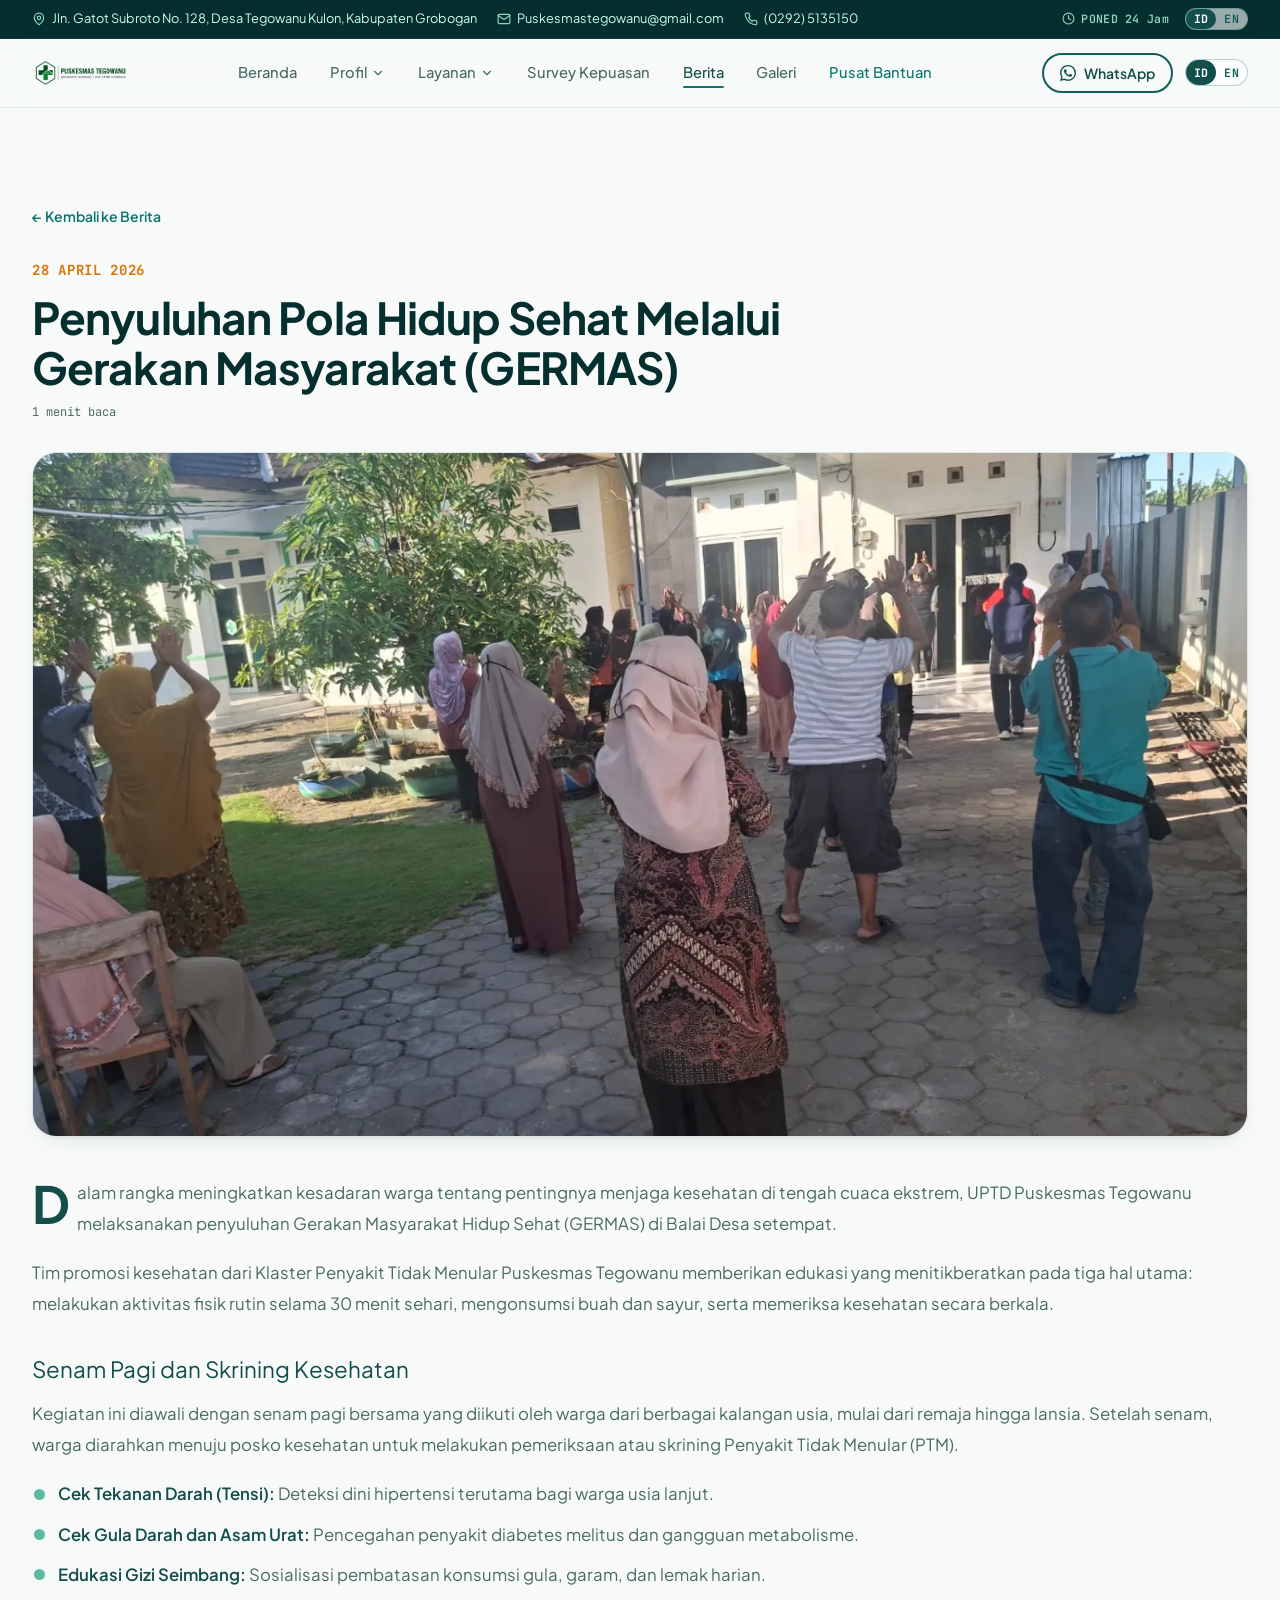
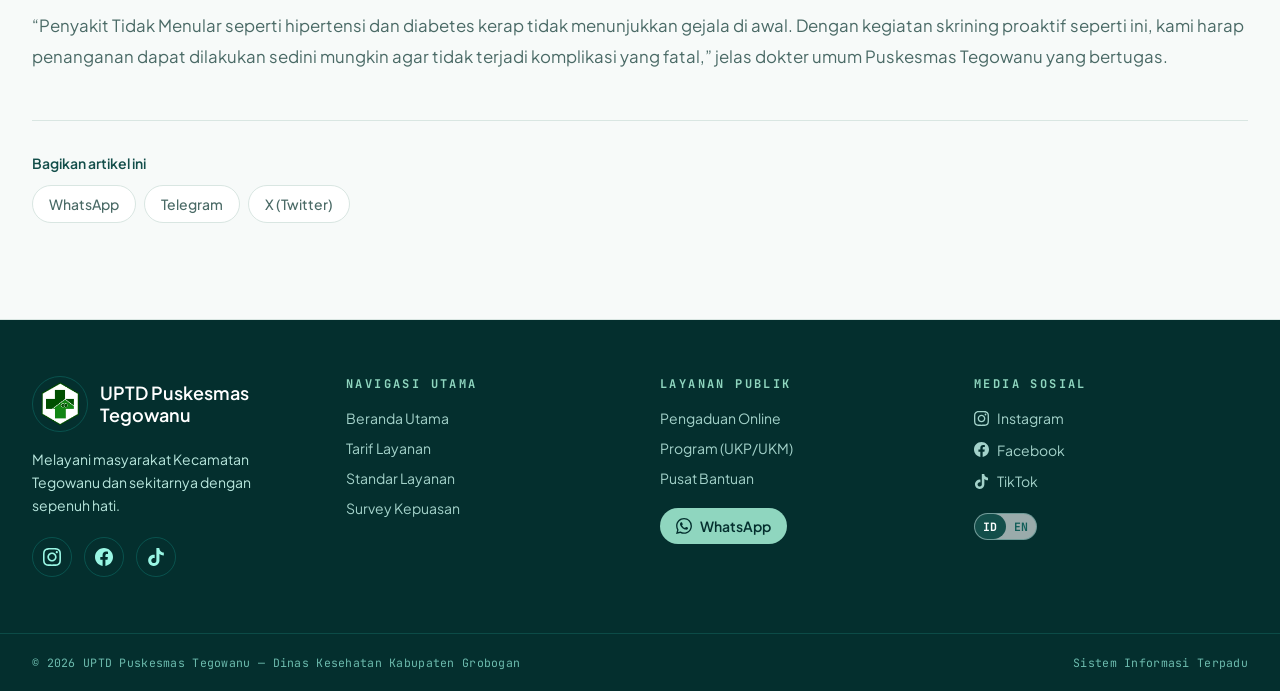
<file: berita/penyuluhan-germas/index.html>
<!DOCTYPE html><html lang="id" data-lang="id"> <head><meta charset="utf-8"><meta name="viewport" content="width=device-width, initial-scale=1"><title>Penyuluhan Pola Hidup Sehat Melalui Gerakan Masyarakat (GERMAS) — Puskesmas Tegowanu</title><meta name="description" content="Fasilitas Pelayanan Kesehatan Tingkat Pertama di Jln. Gatot Subroto No. 128, Kecamatan Tegowanu, Kabupaten Grobogan. Melayani dengan sepenuh hati."><meta name="color-scheme" content="light"><meta name="theme-color" content="#134e4a"><link rel="icon" type="image/svg+xml" href="/favicon.svg"><link rel="canonical" href="https://puskesmas-tegowanu.dinkes-grobogan.id/berita/penyuluhan-germas"><link rel="alternate" hreflang="id" href="https://puskesmas-tegowanu.dinkes-grobogan.id/berita/penyuluhan-germas"><link rel="alternate" hreflang="en" href="https://puskesmas-tegowanu.dinkes-grobogan.id/berita/penyuluhan-germas"><link rel="alternate" hreflang="x-default" href="https://puskesmas-tegowanu.dinkes-grobogan.id/berita/penyuluhan-germas"><meta property="og:type" content="article"><meta property="og:url" content="https://puskesmas-tegowanu.dinkes-grobogan.id/berita/penyuluhan-germas"><meta property="og:title" content="Penyuluhan Pola Hidup Sehat Melalui Gerakan Masyarakat (GERMAS) — Puskesmas Tegowanu"><meta property="og:description" content="Fasilitas Pelayanan Kesehatan Tingkat Pertama di Jln. Gatot Subroto No. 128, Kecamatan Tegowanu, Kabupaten Grobogan. Melayani dengan sepenuh hati."><meta property="og:image" content="https://puskesmas-tegowanu.dinkes-grobogan.id/img/sampul.webp"><meta property="og:locale" content="id_ID"><meta name="twitter:card" content="summary_large_image"><meta name="twitter:title" content="Penyuluhan Pola Hidup Sehat Melalui Gerakan Masyarakat (GERMAS) — Puskesmas Tegowanu"><meta name="twitter:description" content="Fasilitas Pelayanan Kesehatan Tingkat Pertama di Jln. Gatot Subroto No. 128, Kecamatan Tegowanu, Kabupaten Grobogan. Melayani dengan sepenuh hati."><meta name="twitter:image" content="https://puskesmas-tegowanu.dinkes-grobogan.id/img/sampul.webp"><link rel="preconnect" href="https://fonts.googleapis.com"><link rel="preconnect" href="https://fonts.gstatic.com" crossorigin><link rel="stylesheet" href="https://fonts.googleapis.com/css2?family=Plus+Jakarta+Sans:wght@400;500;600;700;800&family=JetBrains+Mono:wght@400;500;700&display=swap"><link rel="preload" as="image" href="/img/sampul.webp" fetchpriority="high"><script type="application/ld+json">{"@context":"https://schema.org","@type":"NewsArticle","headline":"Penyuluhan Pola Hidup Sehat Melalui Gerakan Masyarakat (GERMAS)","description":"Tim kesehatan memberikan edukasi manfaat gerakan kecil dan senam pagi...","image":["https://puskesmas-tegowanu.dinkes-grobogan.id/img/kegiatan8.webp"],"datePublished":"2026-04-28T00:00:00.000Z","dateModified":"2026-04-28T00:00:00.000Z","url":"https://puskesmas-tegowanu.dinkes-grobogan.id/berita/penyuluhan-germas","author":{"@type":"Organization","name":"UPTD Puskesmas Tegowanu"},"publisher":{"@type":"Organization","name":"UPTD Puskesmas Tegowanu","logo":{"@type":"ImageObject","url":"https://puskesmas-tegowanu.dinkes-grobogan.id/img/logo.webp"}},"inLanguage":"id"}</script><link rel="stylesheet" href="/_astro/_slug_.8fkmUNkn.css"></head> <body> <a href="#main" class="sr-only z-[100] rounded-full bg-teal-900 px-4 py-2 text-white focus:not-sr-only focus:fixed focus:left-4 focus:top-4"> <span data-i18n="a11y.skip">Lompat ke konten utama</span> </a> <header class="no-print"> <div class="hidden border-b border-teal-800/40 bg-teal-950 text-teal-100 md:block"> <div class="wrap flex items-center justify-between gap-4 py-2 text-[0.8rem] leading-none"> <div class="flex min-w-0 items-center gap-5"> <span class="inline-flex items-center gap-1.5 truncate"> <svg viewBox="0 0 24 24" class="shrink-0 text-mint" style="width:14px;height:14px" fill="none" stroke="currentColor" stroke-width="2" stroke-linecap="round" stroke-linejoin="round" aria-hidden="true" focusable="false"><path d="M20 10c0 6-8 12-8 12s-8-6-8-12a8 8 0 0 1 16 0Z"></path><path d="M12 13a3 3 0 1 0 0-6 3 3 0 0 0 0 6Z"></path></svg> Jln. Gatot Subroto No. 128, Desa Tegowanu Kulon, Kabupaten Grobogan </span> <span class="hidden items-center gap-1.5 lg:inline-flex"> <svg viewBox="0 0 24 24" class="shrink-0 text-mint" style="width:14px;height:14px" fill="none" stroke="currentColor" stroke-width="2" stroke-linecap="round" stroke-linejoin="round" aria-hidden="true" focusable="false"><path d="M4 4h16a2 2 0 0 1 2 2v12a2 2 0 0 1-2 2H4a2 2 0 0 1-2-2V6a2 2 0 0 1 2-2Z"></path><path d="m22 6-10 7L2 6"></path></svg> Puskesmastegowanu@gmail.com </span> <span class="hidden items-center gap-1.5 lg:inline-flex"> <svg viewBox="0 0 24 24" class="shrink-0 text-mint" style="width:14px;height:14px" fill="none" stroke="currentColor" stroke-width="2" stroke-linecap="round" stroke-linejoin="round" aria-hidden="true" focusable="false"><path d="M22 16.92v3a2 2 0 0 1-2.18 2 19.79 19.79 0 0 1-8.63-3.07 19.5 19.5 0 0 1-6-6 19.79 19.79 0 0 1-3.07-8.67A2 2 0 0 1 4.11 2h3a2 2 0 0 1 2 1.72c.13.96.36 1.9.7 2.81a2 2 0 0 1-.45 2.11L8.09 9.91a16 16 0 0 0 6 6l1.27-1.27a2 2 0 0 1 2.11-.45c.91.34 1.85.57 2.81.7A2 2 0 0 1 22 16.92Z"></path></svg> (0292) 5135150 </span> </div> <div class="flex shrink-0 items-center gap-4"> <span class="inline-flex items-center gap-1.5 font-mono text-[0.72rem] font-semibold tracking-wide text-mint"> <svg viewBox="0 0 24 24" class="shrink-0" style="width:13px;height:13px" fill="none" stroke="currentColor" stroke-width="2" stroke-linecap="round" stroke-linejoin="round" aria-hidden="true" focusable="false"><path d="M12 22a10 10 0 1 0 0-20 10 10 0 0 0 0 20Z"></path><path d="M12 6v6l4 2"></path></svg> <span data-i18n="topbar.hours">PONED 24 Jam</span> </span> <div class="inline-flex items-center rounded-full border border-teal-700/30 bg-white/60" role="group" aria-label="Pilih bahasa / Choose language" data-astro-cid-r2b4e7hz> <button type="button" data-lang-toggle data-lang="id" aria-pressed="true" class="lang-pill rounded-full font-mono font-bold tracking-wide transition-colors px-2 py-1 text-[0.72rem] is-active" data-astro-cid-r2b4e7hz> ID </button><button type="button" data-lang-toggle data-lang="en" aria-pressed="false" class="lang-pill rounded-full font-mono font-bold tracking-wide transition-colors px-2 py-1 text-[0.72rem]" data-astro-cid-r2b4e7hz> EN </button> </div>  </div> </div> </div> <div data-header class="sticky top-0 z-50 border-b border-line/80 bg-paper/85 backdrop-blur-md transition-shadow duration-300 [&.is-scrolled]:shadow-lift [&.is-scrolled]:bg-paper/95"> <div class="wrap flex items-center justify-between gap-4 py-3"> <a href="/" class="flex items-center gap-3" aria-label="Puskesmas Tegowanu"> <img src="/img/logo.webp" alt="Logo Puskesmas Tegowanu" width="132" height="52" class="h-11 w-auto"> </a> <nav class="hidden items-center gap-1 lg:flex" aria-label="Navigasi utama"> <a href="/#beranda" class="nav-link" data-nav="beranda"> <span data-i18n="nav.home">Beranda</span> </a> <div class="nav-dd group relative" data-nav="tentang"> <a href="/#profil" class="nav-link flex items-center gap-1" aria-haspopup="true" aria-expanded="false"> <span data-i18n="nav.profile">Profil</span> <svg viewBox="0 0 24 24" class="transition-transform duration-200 group-hover:rotate-180" style="width:14px;height:14px" fill="none" stroke="currentColor" stroke-width="2" stroke-linecap="round" stroke-linejoin="round" aria-hidden="true" focusable="false"><path d="m6 9 6 6 6-6"></path></svg> </a> <div class="absolute left-0 top-full pt-3 opacity-0 invisible transition-all duration-200 translate-y-1 group-hover:visible group-hover:opacity-100 group-hover:translate-y-0 group-focus-within:visible group-focus-within:opacity-100 group-focus-within:translate-y-0"> <div class="w-60 rounded-2xl border border-line bg-white p-2 shadow-lift"> <a href="/#profil" class="block rounded-xl px-4 py-2.5 text-sm font-medium text-ink-soft transition-colors hover:bg-teal-50 hover:text-teal-900"> <span data-i18n="nav.profileDetail">Profil Puskesmas</span> </a><a href="/#pengaduan" class="block rounded-xl px-4 py-2.5 text-sm font-medium text-ink-soft transition-colors hover:bg-teal-50 hover:text-teal-900"> <span data-i18n="nav.profileComplaint">Pengaduan</span> </a> </div> </div> </div><div class="nav-dd group relative" data-nav="layanan"> <a href="/#layanan" class="nav-link flex items-center gap-1" aria-haspopup="true" aria-expanded="false"> <span data-i18n="nav.services">Layanan</span> <svg viewBox="0 0 24 24" class="transition-transform duration-200 group-hover:rotate-180" style="width:14px;height:14px" fill="none" stroke="currentColor" stroke-width="2" stroke-linecap="round" stroke-linejoin="round" aria-hidden="true" focusable="false"><path d="m6 9 6 6 6-6"></path></svg> </a> <div class="absolute left-0 top-full pt-3 opacity-0 invisible transition-all duration-200 translate-y-1 group-hover:visible group-hover:opacity-100 group-hover:translate-y-0 group-focus-within:visible group-focus-within:opacity-100 group-focus-within:translate-y-0"> <div class="w-60 rounded-2xl border border-line bg-white p-2 shadow-lift"> <a href="/#layanan" data-nav="layanan" class="block rounded-xl px-4 py-2.5 text-sm font-medium text-ink-soft transition-colors hover:bg-teal-50 hover:text-teal-900"> <span data-i18n="nav.servicesPrograms">Program Puskesmas</span> </a><a href="/tarif" class="block rounded-xl px-4 py-2.5 text-sm font-medium text-ink-soft transition-colors hover:bg-teal-50 hover:text-teal-900"> <span data-i18n="nav.servicesFees">Tarif Layanan (Perda)</span> </a><a href="/standar-layanan" class="block rounded-xl px-4 py-2.5 text-sm font-medium text-ink-soft transition-colors hover:bg-teal-50 hover:text-teal-900"> <span data-i18n="nav.servicesStandards">Standar Layanan</span> </a> </div> </div> </div> <a href="/survey-kepuasan" class="nav-link"> <span data-i18n="nav.survey">Survey Kepuasan</span> </a><a href="/#berita" class="nav-link is-active" data-nav="berita"> <span data-i18n="nav.news">Berita</span> </a><a href="/#galeri" class="nav-link" data-nav="galeri"> <span data-i18n="nav.gallery">Galeri</span> </a><a href="/#kontak" class="nav-link !text-teal-700 font-bold" data-nav="kontak"> <span data-i18n="nav.help">Pusat Bantuan</span> </a> </nav> <div class="flex items-center gap-2 sm:gap-3"> <a href="https://wa.me/6281215935791" target="_blank" rel="noopener noreferrer" class="hidden items-center gap-2 rounded-full border-2 border-teal-800 px-4 py-2 text-sm font-semibold text-teal-900 transition-colors hover:bg-teal-900 hover:text-white md:inline-flex"> <svg viewBox="0 0 24 24" style="width:16px;height:16px" aria-hidden="true" focusable="false"><path fill="currentColor" d="M17.472 14.382c-.297-.149-1.758-.867-2.03-.967-.273-.099-.471-.148-.67.15-.197.297-.767.966-.94 1.164-.173.199-.347.223-.644.075-.297-.15-1.255-.463-2.39-1.475-.883-.788-1.48-1.761-1.653-2.059-.173-.297-.018-.458.13-.606.134-.133.298-.347.446-.52.149-.174.198-.298.298-.497.099-.198.05-.371-.025-.52-.075-.149-.669-1.612-.916-2.207-.242-.579-.487-.5-.669-.51-.173-.008-.371-.01-.57-.01-.198 0-.52.074-.792.372-.272.297-1.04 1.016-1.04 2.479 0 1.462 1.065 2.875 1.213 3.074.149.198 2.096 3.2 5.077 4.487.709.306 1.262.489 1.694.625.712.227 1.36.195 1.871.118.571-.085 1.758-.719 2.006-1.413.248-.694.248-1.289.173-1.413-.074-.124-.272-.198-.57-.347m-5.421 7.403h-.004a9.87 9.87 0 0 1-5.031-1.378l-.361-.214-3.741.982.998-3.648-.235-.374a9.86 9.86 0 0 1-1.51-5.26c.001-5.45 4.436-9.884 9.888-9.884 2.64 0 5.122 1.03 6.988 2.898a9.825 9.825 0 0 1 2.893 6.994c-.003 5.45-4.437 9.884-9.885 9.884m8.413-18.297A11.815 11.815 0 0 0 12.05 0C5.495 0 .16 5.335.157 11.892c0 2.096.547 4.142 1.588 5.945L.057 24l6.305-1.654a11.882 11.882 0 0 0 5.683 1.448h.005c6.554 0 11.89-5.335 11.893-11.893a11.821 11.821 0 0 0-3.48-8.413Z"></path></svg> <span data-i18n="nav.whatsapp">WhatsApp</span> </a> <div class="inline-flex items-center rounded-full border border-teal-700/30 bg-white/60 hidden lg:inline-flex" role="group" aria-label="Pilih bahasa / Choose language" data-astro-cid-r2b4e7hz> <button type="button" data-lang-toggle data-lang="id" aria-pressed="true" class="lang-pill rounded-full font-mono font-bold tracking-wide transition-colors px-2 py-1 text-[0.72rem] is-active" data-astro-cid-r2b4e7hz> ID </button><button type="button" data-lang-toggle data-lang="en" aria-pressed="false" class="lang-pill rounded-full font-mono font-bold tracking-wide transition-colors px-2 py-1 text-[0.72rem]" data-astro-cid-r2b4e7hz> EN </button> </div>  <style>astro-island,astro-slot,astro-static-slot{display:contents}</style><script>(()=>{var l=(n,t)=>{let i=async()=>{await(await n())()},e=typeof t.value=="object"?t.value:void 0,s={timeout:e==null?void 0:e.timeout};"requestIdleCallback"in window?window.requestIdleCallback(i,s):setTimeout(i,s.timeout||200)};(self.Astro||(self.Astro={})).idle=l;window.dispatchEvent(new Event("astro:idle"));})();</script><script>(()=>{var A=Object.defineProperty;var g=(i,o,a)=>o in i?A(i,o,{enumerable:!0,configurable:!0,writable:!0,value:a}):i[o]=a;var d=(i,o,a)=>g(i,typeof o!="symbol"?o+"":o,a);{let i={0:t=>m(t),1:t=>a(t),2:t=>new RegExp(t),3:t=>new Date(t),4:t=>new Map(a(t)),5:t=>new Set(a(t)),6:t=>BigInt(t),7:t=>new URL(t),8:t=>new Uint8Array(t),9:t=>new Uint16Array(t),10:t=>new Uint32Array(t),11:t=>1/0*t},o=t=>{let[l,e]=t;return l in i?i[l](e):void 0},a=t=>t.map(o),m=t=>typeof t!="object"||t===null?t:Object.fromEntries(Object.entries(t).map(([l,e])=>[l,o(e)]));class y extends HTMLElement{constructor(){super(...arguments);d(this,"Component");d(this,"hydrator");d(this,"hydrate",async()=>{var b;if(!this.hydrator||!this.isConnected)return;let e=(b=this.parentElement)==null?void 0:b.closest("astro-island[ssr]");if(e){e.addEventListener("astro:hydrate",this.hydrate,{once:!0});return}let c=this.querySelectorAll("astro-slot"),n={},h=this.querySelectorAll("template[data-astro-template]");for(let r of h){let s=r.closest(this.tagName);s!=null&&s.isSameNode(this)&&(n[r.getAttribute("data-astro-template")||"default"]=r.innerHTML,r.remove())}for(let r of c){let s=r.closest(this.tagName);s!=null&&s.isSameNode(this)&&(n[r.getAttribute("name")||"default"]=r.innerHTML)}let p;try{p=this.hasAttribute("props")?m(JSON.parse(this.getAttribute("props"))):{}}catch(r){let s=this.getAttribute("component-url")||"<unknown>",v=this.getAttribute("component-export");throw v&&(s+=` (export ${v})`),console.error(`[hydrate] Error parsing props for component ${s}`,this.getAttribute("props"),r),r}let u;await this.hydrator(this)(this.Component,p,n,{client:this.getAttribute("client")}),this.removeAttribute("ssr"),this.dispatchEvent(new CustomEvent("astro:hydrate"))});d(this,"unmount",()=>{this.isConnected||this.dispatchEvent(new CustomEvent("astro:unmount"))})}disconnectedCallback(){document.removeEventListener("astro:after-swap",this.unmount),document.addEventListener("astro:after-swap",this.unmount,{once:!0})}connectedCallback(){if(!this.hasAttribute("await-children")||document.readyState==="interactive"||document.readyState==="complete")this.childrenConnectedCallback();else{let e=()=>{document.removeEventListener("DOMContentLoaded",e),c.disconnect(),this.childrenConnectedCallback()},c=new MutationObserver(()=>{var n;((n=this.lastChild)==null?void 0:n.nodeType)===Node.COMMENT_NODE&&this.lastChild.nodeValue==="astro:end"&&(this.lastChild.remove(),e())});c.observe(this,{childList:!0}),document.addEventListener("DOMContentLoaded",e)}}async childrenConnectedCallback(){let e=this.getAttribute("before-hydration-url");e&&await import(e),this.start()}async start(){let e=JSON.parse(this.getAttribute("opts")),c=this.getAttribute("client");if(Astro[c]===void 0){window.addEventListener(`astro:${c}`,()=>this.start(),{once:!0});return}try{await Astro[c](async()=>{let n=this.getAttribute("renderer-url"),[h,{default:p}]=await Promise.all([import(this.getAttribute("component-url")),n?import(n):()=>()=>{}]),u=this.getAttribute("component-export")||"default";if(!u.includes("."))this.Component=h[u];else{this.Component=h;for(let f of u.split("."))this.Component=this.Component[f]}return this.hydrator=p,this.hydrate},e,this)}catch(n){console.error(`[astro-island] Error hydrating ${this.getAttribute("component-url")}`,n)}}attributeChangedCallback(){this.hydrate()}}d(y,"observedAttributes",["props"]),customElements.get("astro-island")||customElements.define("astro-island",y)}})();</script><astro-island uid="2vvqtp" prefix="r3" component-url="/_astro/MobileNav.BGxDOeov.js" component-export="default" renderer-url="/_astro/client.BblWQQyK.js" props="{}" ssr client="idle" opts="{&quot;name&quot;:&quot;MobileNav&quot;,&quot;value&quot;:true}" await-children><button type="button" aria-label="Buka menu navigasi" aria-expanded="false" class="inline-flex h-11 w-11 items-center justify-center rounded-full border border-line bg-white text-teal-900 transition-colors hover:bg-teal-50 lg:hidden" aria-haspopup="dialog" data-state="closed"><svg xmlns="http://www.w3.org/2000/svg" width="22" height="22" viewBox="0 0 24 24" fill="none" stroke="currentColor" stroke-width="2" stroke-linecap="round" stroke-linejoin="round" class="lucide lucide-menu"><line x1="4" x2="20" y1="12" y2="12"></line><line x1="4" x2="20" y1="6" y2="6"></line><line x1="4" x2="20" y1="18" y2="18"></line></svg></button><!--astro:end--></astro-island> </div> </div> </div> </header> <main id="main" class>  <article class="section-pad"> <div class="wrap max-w-3xl"> <a href="/#berita" class="inline-flex items-center gap-2 text-sm font-semibold text-teal-700 transition-colors hover:text-teal-900"> <span data-i18n="news.back">← Kembali ke Berita</span> </a> <p class="mt-8 font-mono text-sm font-bold uppercase tracking-wider text-amber-600">28 April 2026</p> <h1 class="mt-3 font-display text-section font-bold leading-tight text-balance text-teal-950"> Penyuluhan Pola Hidup Sehat Melalui Gerakan Masyarakat (GERMAS) </h1> <p class="mt-3 font-mono text-xs text-ink-soft"> 1 <span data-i18n="news.minutes">menit baca</span> </p> <div class="mt-8 overflow-hidden rounded-3xl border border-line shadow-card"> <img src="/img/kegiatan8.webp" alt="" width="900" height="520" decoding="async" class="aspect-[16/9] w-full object-cover"> </div> <div class="prose-pusk mt-10"> <p>Dalam rangka meningkatkan kesadaran warga tentang pentingnya menjaga kesehatan di tengah cuaca ekstrem, UPTD Puskesmas Tegowanu melaksanakan penyuluhan Gerakan Masyarakat Hidup Sehat (GERMAS) di Balai Desa setempat.</p>
<p>Tim promosi kesehatan dari Klaster Penyakit Tidak Menular Puskesmas Tegowanu memberikan edukasi yang menitikberatkan pada tiga hal utama: melakukan aktivitas fisik rutin selama 30 menit sehari, mengonsumsi buah dan sayur, serta memeriksa kesehatan secara berkala.</p>
<h3 id="senam-pagi-dan-skrining-kesehatan">Senam Pagi dan Skrining Kesehatan</h3>
<p>Kegiatan ini diawali dengan senam pagi bersama yang diikuti oleh warga dari berbagai kalangan usia, mulai dari remaja hingga lansia. Setelah senam, warga diarahkan menuju posko kesehatan untuk melakukan pemeriksaan atau skrining Penyakit Tidak Menular (PTM).</p>
<ul>
<li><strong>Cek Tekanan Darah (Tensi):</strong> Deteksi dini hipertensi terutama bagi warga usia lanjut.</li>
<li><strong>Cek Gula Darah dan Asam Urat:</strong> Pencegahan penyakit diabetes melitus dan gangguan metabolisme.</li>
<li><strong>Edukasi Gizi Seimbang:</strong> Sosialisasi pembatasan konsumsi gula, garam, dan lemak harian.</li>
</ul>
<p>“Penyakit Tidak Menular seperti hipertensi dan diabetes kerap tidak menunjukkan gejala di awal. Dengan kegiatan skrining proaktif seperti ini, kami harap penanganan dapat dilakukan sedini mungkin agar tidak terjadi komplikasi yang fatal,” jelas dokter umum Puskesmas Tegowanu yang bertugas.</p> </div> <div class="mt-12 border-t border-line pt-8"> <p class="mb-3 text-sm font-semibold text-teal-900" data-i18n="news.share">Bagikan artikel ini</p> <div class="flex flex-wrap gap-2"> <a href="https://wa.me/?text=Penyuluhan%20Pola%20Hidup%20Sehat%20Melalui%20Gerakan%20Masyarakat%20(GERMAS)%20%E2%80%94%20Puskesmas%20Tegowanu%20https%3A%2F%2Fpuskesmas-tegowanu.dinkes-grobogan.id%2Fberita%2Fpenyuluhan-germas" target="_blank" rel="noopener noreferrer" class="rounded-full border border-line bg-white px-4 py-2 text-sm font-medium text-ink-soft transition-colors hover:border-teal-700 hover:text-teal-900"> WhatsApp </a><a href="https://t.me/share/url?url=https%3A%2F%2Fpuskesmas-tegowanu.dinkes-grobogan.id%2Fberita%2Fpenyuluhan-germas&text=Penyuluhan%20Pola%20Hidup%20Sehat%20Melalui%20Gerakan%20Masyarakat%20(GERMAS)%20%E2%80%94%20Puskesmas%20Tegowanu" target="_blank" rel="noopener noreferrer" class="rounded-full border border-line bg-white px-4 py-2 text-sm font-medium text-ink-soft transition-colors hover:border-teal-700 hover:text-teal-900"> Telegram </a><a href="https://twitter.com/intent/tweet?text=Penyuluhan%20Pola%20Hidup%20Sehat%20Melalui%20Gerakan%20Masyarakat%20(GERMAS)%20%E2%80%94%20Puskesmas%20Tegowanu&url=https%3A%2F%2Fpuskesmas-tegowanu.dinkes-grobogan.id%2Fberita%2Fpenyuluhan-germas" target="_blank" rel="noopener noreferrer" class="rounded-full border border-line bg-white px-4 py-2 text-sm font-medium text-ink-soft transition-colors hover:border-teal-700 hover:text-teal-900"> X (Twitter) </a> </div> </div> </div> </article>  </main> <footer class="no-print border-t border-line bg-teal-950 text-teal-100/90"> <div class="wrap grid gap-9 py-12 sm:grid-cols-2 sm:gap-10 sm:py-14 lg:grid-cols-4"> <div> <div class="flex items-center gap-3"> <img src="/img/logobawah.webp" alt="Logo Puskesmas Tegowanu" width="56" height="56" class="h-14 w-14 rounded-full border border-teal-700/50 object-contain p-1"> <div class="font-display text-lg font-semibold leading-tight text-white">
UPTD Puskesmas<br>Tegowanu
</div> </div> <p class="mt-4 max-w-xs text-sm leading-relaxed" data-i18n="footer.tagline">
Melayani masyarakat Kecamatan Tegowanu dan sekitarnya dengan sepenuh hati.
</p> <div class="mt-5 flex items-center gap-3"> <a href="https://www.instagram.com/puskesmastegowanu" target="_blank" rel="noopener noreferrer" aria-label="Instagram" class="flex h-10 w-10 items-center justify-center rounded-full border border-teal-700/50 text-teal-200 transition-colors hover:bg-mint hover:text-teal-950"> <svg viewBox="0 0 24 24" style="width:18px;height:18px" aria-hidden="true" focusable="false"><path fill="currentColor" d="M12 0C8.74 0 8.333.015 7.053.072 5.775.132 4.905.333 4.14.63c-.789.306-1.459.717-2.126 1.384S.935 3.35.63 4.14C.333 4.905.131 5.775.072 7.053.012 8.333 0 8.74 0 12s.015 3.667.072 4.947c.06 1.277.261 2.148.558 2.913.306.788.717 1.459 1.384 2.126.667.666 1.336 1.079 2.126 1.384.766.296 1.636.499 2.913.558C8.333 23.988 8.74 24 12 24s3.667-.015 4.947-.072c1.277-.06 2.148-.262 2.913-.558.788-.306 1.459-.718 2.126-1.384.666-.667 1.079-1.335 1.384-2.126.296-.765.499-1.636.558-2.913.06-1.28.072-1.687.072-4.947s-.015-3.667-.072-4.947c-.06-1.277-.262-2.149-.558-2.913-.306-.789-.718-1.459-1.384-2.126C21.319 1.347 20.651.935 19.86.63c-.765-.297-1.636-.499-2.913-.558C15.667.012 15.26 0 12 0zm0 2.16c3.203 0 3.585.016 4.85.071 1.17.055 1.805.249 2.227.415.562.217.96.477 1.382.896.419.42.679.819.896 1.381.164.422.36 1.057.413 2.227.057 1.266.07 1.646.07 4.85s-.015 3.585-.074 4.85c-.061 1.17-.256 1.805-.421 2.227-.224.562-.479.96-.899 1.382-.419.419-.824.679-1.38.896-.42.164-1.065.36-2.235.413-1.274.057-1.649.07-4.859.07-3.211 0-3.586-.015-4.859-.074-1.171-.061-1.816-.256-2.236-.421-.569-.224-.96-.479-1.379-.899-.421-.419-.69-.824-.9-1.38-.165-.42-.359-1.065-.42-2.235-.045-1.26-.061-1.649-.061-4.844 0-3.196.016-3.586.061-4.861.061-1.17.255-1.814.42-2.234.21-.57.479-.96.9-1.381.419-.419.81-.689 1.379-.898.42-.166 1.051-.361 2.221-.421 1.275-.045 1.65-.06 4.859-.06l.045.03zm0 3.678c-3.405 0-6.162 2.76-6.162 6.162 0 3.405 2.76 6.162 6.162 6.162 3.405 0 6.162-2.76 6.162-6.162 0-3.405-2.76-6.162-6.162-6.162zM12 16c-2.21 0-4-1.79-4-4s1.79-4 4-4 4 1.79 4 4-1.79 4-4 4zm7.846-10.405c0 .795-.646 1.44-1.44 1.44-.795 0-1.44-.646-1.44-1.44 0-.794.646-1.439 1.44-1.439.793-.001 1.44.645 1.44 1.439z"></path></svg> </a><a href="https://web.facebook.com/pages/Puskesmas%20Tegowanu" target="_blank" rel="noopener noreferrer" aria-label="Facebook" class="flex h-10 w-10 items-center justify-center rounded-full border border-teal-700/50 text-teal-200 transition-colors hover:bg-mint hover:text-teal-950"> <svg viewBox="0 0 24 24" style="width:18px;height:18px" aria-hidden="true" focusable="false"><path fill="currentColor" d="M24 12.073c0-6.627-5.373-12-12-12s-12 5.373-12 12c0 5.99 4.388 10.954 10.125 11.854v-8.385H7.078v-3.47h3.047V9.43c0-3.007 1.792-4.669 4.533-4.669 1.312 0 2.686.235 2.686.235v2.953H15.83c-1.491 0-1.956.925-1.956 1.874v2.25h3.328l-.532 3.47h-2.796v8.385C19.612 23.027 24 18.062 24 12.073z"></path></svg> </a><a href="https://www.tiktok.com/@puskesmas.tegowanu" target="_blank" rel="noopener noreferrer" aria-label="TikTok" class="flex h-10 w-10 items-center justify-center rounded-full border border-teal-700/50 text-teal-200 transition-colors hover:bg-mint hover:text-teal-950"> <svg viewBox="0 0 24 24" style="width:18px;height:18px" aria-hidden="true" focusable="false"><path fill="currentColor" d="M12.525.02c1.31-.02 2.61-.01 3.91-.02.08 1.53.63 3.09 1.75 4.17 1.12 1.11 2.7 1.62 4.24 1.79v4.03c-1.44-.05-2.89-.35-4.2-.97-.57-.26-1.1-.59-1.62-.93-.01 2.92.01 5.84-.02 8.75-.08 1.4-.54 2.79-1.35 3.94-1.31 1.92-3.58 3.17-5.91 3.21-1.43.08-2.86-.31-4.08-1.03-2.02-1.19-3.44-3.37-3.65-5.71-.02-.5-.03-1-.01-1.49.18-1.9 1.12-3.72 2.58-4.96 1.66-1.44 3.98-2.13 6.15-1.72.02 1.48-.04 2.96-.04 4.44-.99-.32-2.15-.23-3.02.37-.63.41-1.11 1.04-1.36 1.75-.21.51-.15 1.07-.14 1.61.24 1.64 1.82 3.02 3.5 2.87 1.12-.01 2.19-.66 2.77-1.61.19-.33.4-.67.41-1.06.1-1.79.06-3.57.07-5.36.01-4.03-.01-8.05.02-12.07z"></path></svg> </a> </div> </div> <div> <h5 class="mb-4 font-mono text-xs font-bold uppercase tracking-[0.2em] text-mint" data-i18n="footer.nav">Navigasi Utama</h5> <ul class="space-y-2.5 text-sm"> <li> <a href="/" class="text-teal-100/80 transition-colors hover:text-mint"> <span data-i18n="footer.home">Beranda Utama</span> </a> </li><li> <a href="/tarif" class="text-teal-100/80 transition-colors hover:text-mint"> <span data-i18n="footer.fees">Tarif Layanan</span> </a> </li><li> <a href="/standar-layanan" class="text-teal-100/80 transition-colors hover:text-mint"> <span data-i18n="footer.standards">Standar Layanan</span> </a> </li><li> <a href="/survey-kepuasan" class="text-teal-100/80 transition-colors hover:text-mint"> <span data-i18n="footer.survey">Survey Kepuasan</span> </a> </li> </ul> </div> <div> <h5 class="mb-4 font-mono text-xs font-bold uppercase tracking-[0.2em] text-mint" data-i18n="footer.public">Layanan Publik</h5> <ul class="space-y-2.5 text-sm"> <li> <a href="/#pengaduan" class="text-teal-100/80 transition-colors hover:text-mint"> <span data-i18n="footer.complaint">Pengaduan Online</span> </a> </li><li> <a href="/#layanan" class="text-teal-100/80 transition-colors hover:text-mint"> <span data-i18n="footer.programs">Program (UKP/UKM)</span> </a> </li><li> <a href="/#kontak" class="text-teal-100/80 transition-colors hover:text-mint"> <span data-i18n="footer.help">Pusat Bantuan</span> </a> </li> </ul> <a href="https://wa.me/6281215935791" target="_blank" rel="noopener noreferrer" class="mt-5 inline-flex items-center gap-2 rounded-full bg-mint px-4 py-2 text-sm font-semibold text-teal-950 transition-colors hover:bg-mint-deep hover:text-white"> <svg viewBox="0 0 24 24" style="width:16px;height:16px" aria-hidden="true" focusable="false"><path fill="currentColor" d="M17.472 14.382c-.297-.149-1.758-.867-2.03-.967-.273-.099-.471-.148-.67.15-.197.297-.767.966-.94 1.164-.173.199-.347.223-.644.075-.297-.15-1.255-.463-2.39-1.475-.883-.788-1.48-1.761-1.653-2.059-.173-.297-.018-.458.13-.606.134-.133.298-.347.446-.52.149-.174.198-.298.298-.497.099-.198.05-.371-.025-.52-.075-.149-.669-1.612-.916-2.207-.242-.579-.487-.5-.669-.51-.173-.008-.371-.01-.57-.01-.198 0-.52.074-.792.372-.272.297-1.04 1.016-1.04 2.479 0 1.462 1.065 2.875 1.213 3.074.149.198 2.096 3.2 5.077 4.487.709.306 1.262.489 1.694.625.712.227 1.36.195 1.871.118.571-.085 1.758-.719 2.006-1.413.248-.694.248-1.289.173-1.413-.074-.124-.272-.198-.57-.347m-5.421 7.403h-.004a9.87 9.87 0 0 1-5.031-1.378l-.361-.214-3.741.982.998-3.648-.235-.374a9.86 9.86 0 0 1-1.51-5.26c.001-5.45 4.436-9.884 9.888-9.884 2.64 0 5.122 1.03 6.988 2.898a9.825 9.825 0 0 1 2.893 6.994c-.003 5.45-4.437 9.884-9.885 9.884m8.413-18.297A11.815 11.815 0 0 0 12.05 0C5.495 0 .16 5.335.157 11.892c0 2.096.547 4.142 1.588 5.945L.057 24l6.305-1.654a11.882 11.882 0 0 0 5.683 1.448h.005c6.554 0 11.89-5.335 11.893-11.893a11.821 11.821 0 0 0-3.48-8.413Z"></path></svg>
WhatsApp
</a> </div> <div> <h5 class="mb-4 font-mono text-xs font-bold uppercase tracking-[0.2em] text-mint" data-i18n="footer.social">Media Sosial</h5> <ul class="space-y-2.5 text-sm"> <li> <a href="https://www.instagram.com/puskesmastegowanu" target="_blank" rel="noopener noreferrer" class="inline-flex items-center gap-2 text-teal-100/80 transition-colors hover:text-mint"> <svg viewBox="0 0 24 24" style="width:15px;height:15px" aria-hidden="true" focusable="false"><path fill="currentColor" d="M12 0C8.74 0 8.333.015 7.053.072 5.775.132 4.905.333 4.14.63c-.789.306-1.459.717-2.126 1.384S.935 3.35.63 4.14C.333 4.905.131 5.775.072 7.053.012 8.333 0 8.74 0 12s.015 3.667.072 4.947c.06 1.277.261 2.148.558 2.913.306.788.717 1.459 1.384 2.126.667.666 1.336 1.079 2.126 1.384.766.296 1.636.499 2.913.558C8.333 23.988 8.74 24 12 24s3.667-.015 4.947-.072c1.277-.06 2.148-.262 2.913-.558.788-.306 1.459-.718 2.126-1.384.666-.667 1.079-1.335 1.384-2.126.296-.765.499-1.636.558-2.913.06-1.28.072-1.687.072-4.947s-.015-3.667-.072-4.947c-.06-1.277-.262-2.149-.558-2.913-.306-.789-.718-1.459-1.384-2.126C21.319 1.347 20.651.935 19.86.63c-.765-.297-1.636-.499-2.913-.558C15.667.012 15.26 0 12 0zm0 2.16c3.203 0 3.585.016 4.85.071 1.17.055 1.805.249 2.227.415.562.217.96.477 1.382.896.419.42.679.819.896 1.381.164.422.36 1.057.413 2.227.057 1.266.07 1.646.07 4.85s-.015 3.585-.074 4.85c-.061 1.17-.256 1.805-.421 2.227-.224.562-.479.96-.899 1.382-.419.419-.824.679-1.38.896-.42.164-1.065.36-2.235.413-1.274.057-1.649.07-4.859.07-3.211 0-3.586-.015-4.859-.074-1.171-.061-1.816-.256-2.236-.421-.569-.224-.96-.479-1.379-.899-.421-.419-.69-.824-.9-1.38-.165-.42-.359-1.065-.42-2.235-.045-1.26-.061-1.649-.061-4.844 0-3.196.016-3.586.061-4.861.061-1.17.255-1.814.42-2.234.21-.57.479-.96.9-1.381.419-.419.81-.689 1.379-.898.42-.166 1.051-.361 2.221-.421 1.275-.045 1.65-.06 4.859-.06l.045.03zm0 3.678c-3.405 0-6.162 2.76-6.162 6.162 0 3.405 2.76 6.162 6.162 6.162 3.405 0 6.162-2.76 6.162-6.162 0-3.405-2.76-6.162-6.162-6.162zM12 16c-2.21 0-4-1.79-4-4s1.79-4 4-4 4 1.79 4 4-1.79 4-4 4zm7.846-10.405c0 .795-.646 1.44-1.44 1.44-.795 0-1.44-.646-1.44-1.44 0-.794.646-1.439 1.44-1.439.793-.001 1.44.645 1.44 1.439z"></path></svg> Instagram </a> </li><li> <a href="https://web.facebook.com/pages/Puskesmas%20Tegowanu" target="_blank" rel="noopener noreferrer" class="inline-flex items-center gap-2 text-teal-100/80 transition-colors hover:text-mint"> <svg viewBox="0 0 24 24" style="width:15px;height:15px" aria-hidden="true" focusable="false"><path fill="currentColor" d="M24 12.073c0-6.627-5.373-12-12-12s-12 5.373-12 12c0 5.99 4.388 10.954 10.125 11.854v-8.385H7.078v-3.47h3.047V9.43c0-3.007 1.792-4.669 4.533-4.669 1.312 0 2.686.235 2.686.235v2.953H15.83c-1.491 0-1.956.925-1.956 1.874v2.25h3.328l-.532 3.47h-2.796v8.385C19.612 23.027 24 18.062 24 12.073z"></path></svg> Facebook </a> </li><li> <a href="https://www.tiktok.com/@puskesmas.tegowanu" target="_blank" rel="noopener noreferrer" class="inline-flex items-center gap-2 text-teal-100/80 transition-colors hover:text-mint"> <svg viewBox="0 0 24 24" style="width:15px;height:15px" aria-hidden="true" focusable="false"><path fill="currentColor" d="M12.525.02c1.31-.02 2.61-.01 3.91-.02.08 1.53.63 3.09 1.75 4.17 1.12 1.11 2.7 1.62 4.24 1.79v4.03c-1.44-.05-2.89-.35-4.2-.97-.57-.26-1.1-.59-1.62-.93-.01 2.92.01 5.84-.02 8.75-.08 1.4-.54 2.79-1.35 3.94-1.31 1.92-3.58 3.17-5.91 3.21-1.43.08-2.86-.31-4.08-1.03-2.02-1.19-3.44-3.37-3.65-5.71-.02-.5-.03-1-.01-1.49.18-1.9 1.12-3.72 2.58-4.96 1.66-1.44 3.98-2.13 6.15-1.72.02 1.48-.04 2.96-.04 4.44-.99-.32-2.15-.23-3.02.37-.63.41-1.11 1.04-1.36 1.75-.21.51-.15 1.07-.14 1.61.24 1.64 1.82 3.02 3.5 2.87 1.12-.01 2.19-.66 2.77-1.61.19-.33.4-.67.41-1.06.1-1.79.06-3.57.07-5.36.01-4.03-.01-8.05.02-12.07z"></path></svg> TikTok </a> </li> </ul> <div class="mt-5"> <div class="inline-flex items-center rounded-full border border-teal-700/30 bg-white/60" role="group" aria-label="Pilih bahasa / Choose language" data-astro-cid-r2b4e7hz> <button type="button" data-lang-toggle data-lang="id" aria-pressed="true" class="lang-pill rounded-full font-mono font-bold tracking-wide transition-colors px-2 py-1 text-[0.72rem] is-active" data-astro-cid-r2b4e7hz> ID </button><button type="button" data-lang-toggle data-lang="en" aria-pressed="false" class="lang-pill rounded-full font-mono font-bold tracking-wide transition-colors px-2 py-1 text-[0.72rem]" data-astro-cid-r2b4e7hz> EN </button> </div>  </div> </div> </div> <div class="border-t border-teal-800/60"> <div class="wrap flex flex-col items-center justify-between gap-2 py-5 text-center font-mono text-[0.72rem] tracking-wide text-teal-200/70 sm:flex-row sm:text-left"> <span data-i18n="footer.legal">© 2026 UPTD Puskesmas Tegowanu — Dinas Kesehatan Kabupaten Grobogan</span> <span data-i18n="footer.system">Sistem Informasi Terpadu</span> </div> </div> </footer> <astro-island uid="O41nO" prefix="r2" component-url="/_astro/Globals.Be88Nm-J.js" component-export="default" renderer-url="/_astro/client.BblWQQyK.js" props="{}" ssr client="idle" opts="{&quot;name&quot;:&quot;Globals&quot;,&quot;value&quot;:true}"></astro-island> <script type="module" src="/_astro/Layout.astro_astro_type_script_index_0_lang.qLjCYAIu.js"></script> <script type="application/ld+json">{"@context":"https://schema.org","@type":["MedicalClinic","GovernmentOrganization"],"name":"UPTD Puskesmas Tegowanu","alternateName":"Puskesmas Tegowanu","description":"Fasilitas Pelayanan Kesehatan Tingkat Pertama di Jln. Gatot Subroto No. 128, Kecamatan Tegowanu, Kabupaten Grobogan. Melayani dengan sepenuh hati.","url":"https://puskesmas-tegowanu.dinkes-grobogan.id","telephone":"(0292) 5135150","email":"Puskesmastegowanu@gmail.com","image":"https://puskesmas-tegowanu.dinkes-grobogan.id/img/sampul.webp","foundingDate":"0","address":{"@type":"PostalAddress","streetAddress":"Jln. Gatot Subroto No. 128, Desa Tegowanu Kulon","addressLocality":"Kecamatan Tegowanu","addressRegion":"Kabupaten Grobogan","postalCode":"58165","addressCountry":"ID"},"openingHoursSpecification":[{"@type":"OpeningHoursSpecification","dayOfWeek":"Monday","opens":"07:30:00","closes":"14:15:00"},{"@type":"OpeningHoursSpecification","dayOfWeek":"Tuesday","opens":"07:30:00","closes":"14:15:00"},{"@type":"OpeningHoursSpecification","dayOfWeek":"Wednesday","opens":"07:30:00","closes":"14:15:00"},{"@type":"OpeningHoursSpecification","dayOfWeek":"Thursday","opens":"07:30:00","closes":"14:15:00"},{"@type":"OpeningHoursSpecification","dayOfWeek":"Friday","opens":"07:30:00","closes":"11:15:00"},{"@type":"OpeningHoursSpecification","dayOfWeek":"Saturday","opens":"07:30:00","closes":"12:45:00"}],"sameAs":["https://www.instagram.com/puskesmastegowanu","https://web.facebook.com/pages/Puskesmas%20Tegowanu","https://www.tiktok.com/@puskesmas.tegowanu"]}</script> </body> </html>
</file>
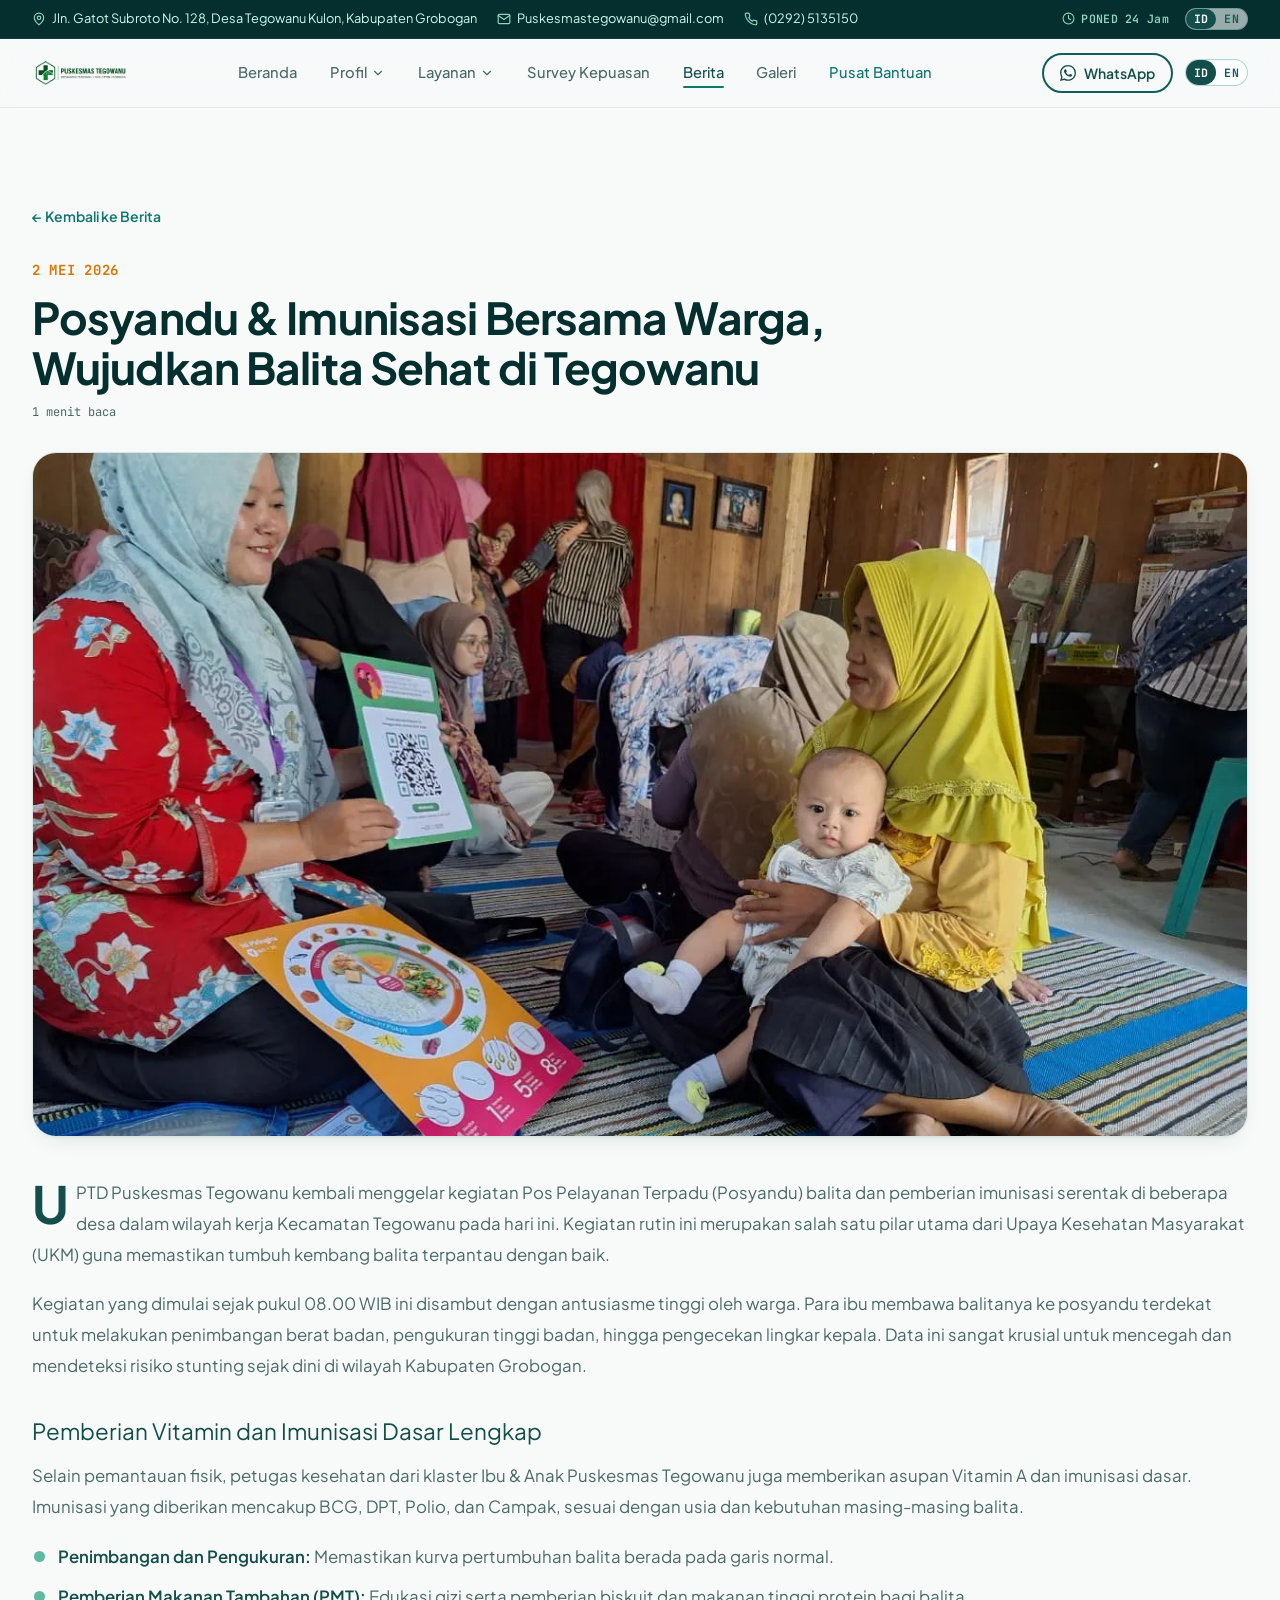
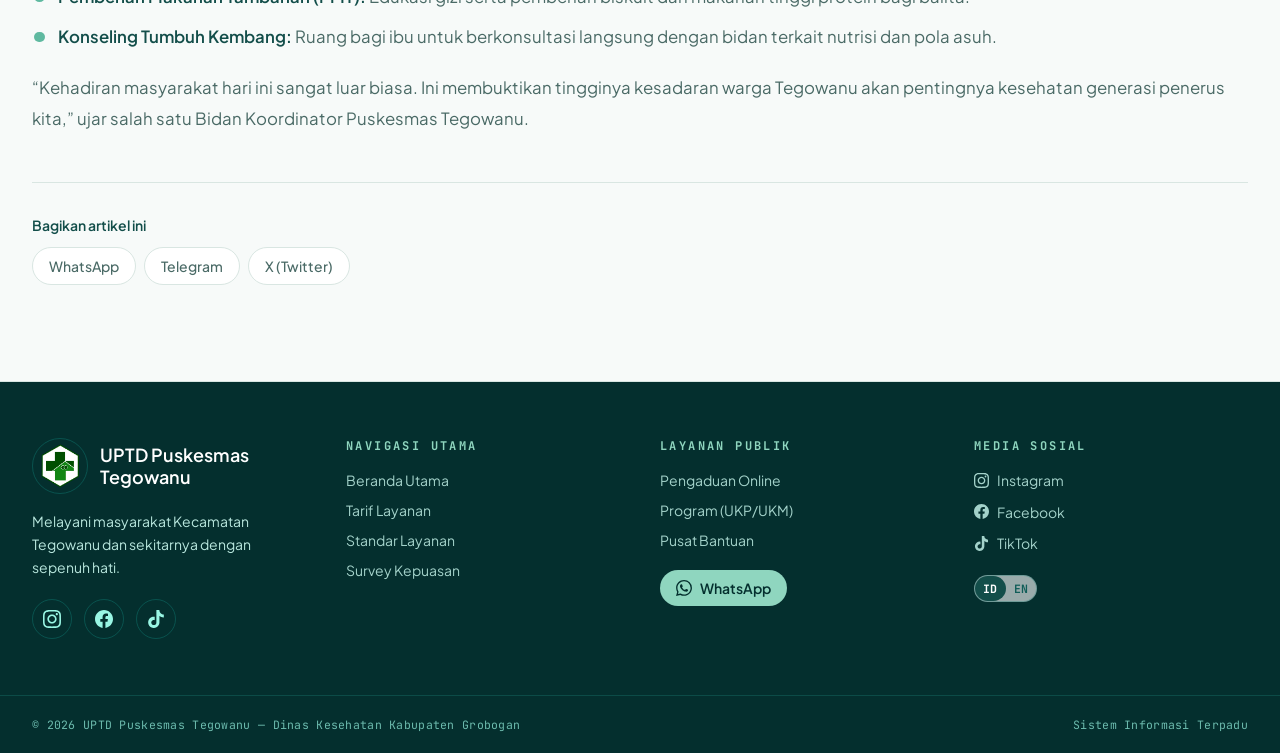
<file: berita/posyandu-imunisasi/index.html>
<!DOCTYPE html><html lang="id" data-lang="id"> <head><meta charset="utf-8"><meta name="viewport" content="width=device-width, initial-scale=1"><title>Posyandu &amp; Imunisasi Bersama Warga, Wujudkan Balita Sehat di Tegowanu — Puskesmas Tegowanu</title><meta name="description" content="Fasilitas Pelayanan Kesehatan Tingkat Pertama di Jln. Gatot Subroto No. 128, Kecamatan Tegowanu, Kabupaten Grobogan. Melayani dengan sepenuh hati."><meta name="color-scheme" content="light"><meta name="theme-color" content="#134e4a"><link rel="icon" type="image/svg+xml" href="/favicon.svg"><link rel="canonical" href="https://puskesmas-tegowanu.dinkes-grobogan.id/berita/posyandu-imunisasi"><link rel="alternate" hreflang="id" href="https://puskesmas-tegowanu.dinkes-grobogan.id/berita/posyandu-imunisasi"><link rel="alternate" hreflang="en" href="https://puskesmas-tegowanu.dinkes-grobogan.id/berita/posyandu-imunisasi"><link rel="alternate" hreflang="x-default" href="https://puskesmas-tegowanu.dinkes-grobogan.id/berita/posyandu-imunisasi"><meta property="og:type" content="article"><meta property="og:url" content="https://puskesmas-tegowanu.dinkes-grobogan.id/berita/posyandu-imunisasi"><meta property="og:title" content="Posyandu &#38; Imunisasi Bersama Warga, Wujudkan Balita Sehat di Tegowanu — Puskesmas Tegowanu"><meta property="og:description" content="Fasilitas Pelayanan Kesehatan Tingkat Pertama di Jln. Gatot Subroto No. 128, Kecamatan Tegowanu, Kabupaten Grobogan. Melayani dengan sepenuh hati."><meta property="og:image" content="https://puskesmas-tegowanu.dinkes-grobogan.id/img/sampul.webp"><meta property="og:locale" content="id_ID"><meta name="twitter:card" content="summary_large_image"><meta name="twitter:title" content="Posyandu &#38; Imunisasi Bersama Warga, Wujudkan Balita Sehat di Tegowanu — Puskesmas Tegowanu"><meta name="twitter:description" content="Fasilitas Pelayanan Kesehatan Tingkat Pertama di Jln. Gatot Subroto No. 128, Kecamatan Tegowanu, Kabupaten Grobogan. Melayani dengan sepenuh hati."><meta name="twitter:image" content="https://puskesmas-tegowanu.dinkes-grobogan.id/img/sampul.webp"><link rel="preconnect" href="https://fonts.googleapis.com"><link rel="preconnect" href="https://fonts.gstatic.com" crossorigin><link rel="stylesheet" href="https://fonts.googleapis.com/css2?family=Plus+Jakarta+Sans:wght@400;500;600;700;800&family=JetBrains+Mono:wght@400;500;700&display=swap"><link rel="preload" as="image" href="/img/sampul.webp" fetchpriority="high"><script type="application/ld+json">{"@context":"https://schema.org","@type":"NewsArticle","headline":"Posyandu & Imunisasi Bersama Warga, Wujudkan Balita Sehat di Tegowanu","description":"Puskesmas Tegowanu menggelar posyandu guna mengevaluasi capaian program kesehatan balita di desa...","image":["https://puskesmas-tegowanu.dinkes-grobogan.id/img/kegiatan9.webp"],"datePublished":"2026-05-02T00:00:00.000Z","dateModified":"2026-05-02T00:00:00.000Z","url":"https://puskesmas-tegowanu.dinkes-grobogan.id/berita/posyandu-imunisasi","author":{"@type":"Organization","name":"UPTD Puskesmas Tegowanu"},"publisher":{"@type":"Organization","name":"UPTD Puskesmas Tegowanu","logo":{"@type":"ImageObject","url":"https://puskesmas-tegowanu.dinkes-grobogan.id/img/logo.webp"}},"inLanguage":"id"}</script><link rel="stylesheet" href="/_astro/_slug_.8fkmUNkn.css"></head> <body> <a href="#main" class="sr-only z-[100] rounded-full bg-teal-900 px-4 py-2 text-white focus:not-sr-only focus:fixed focus:left-4 focus:top-4"> <span data-i18n="a11y.skip">Lompat ke konten utama</span> </a> <header class="no-print"> <div class="hidden border-b border-teal-800/40 bg-teal-950 text-teal-100 md:block"> <div class="wrap flex items-center justify-between gap-4 py-2 text-[0.8rem] leading-none"> <div class="flex min-w-0 items-center gap-5"> <span class="inline-flex items-center gap-1.5 truncate"> <svg viewBox="0 0 24 24" class="shrink-0 text-mint" style="width:14px;height:14px" fill="none" stroke="currentColor" stroke-width="2" stroke-linecap="round" stroke-linejoin="round" aria-hidden="true" focusable="false"><path d="M20 10c0 6-8 12-8 12s-8-6-8-12a8 8 0 0 1 16 0Z"></path><path d="M12 13a3 3 0 1 0 0-6 3 3 0 0 0 0 6Z"></path></svg> Jln. Gatot Subroto No. 128, Desa Tegowanu Kulon, Kabupaten Grobogan </span> <span class="hidden items-center gap-1.5 lg:inline-flex"> <svg viewBox="0 0 24 24" class="shrink-0 text-mint" style="width:14px;height:14px" fill="none" stroke="currentColor" stroke-width="2" stroke-linecap="round" stroke-linejoin="round" aria-hidden="true" focusable="false"><path d="M4 4h16a2 2 0 0 1 2 2v12a2 2 0 0 1-2 2H4a2 2 0 0 1-2-2V6a2 2 0 0 1 2-2Z"></path><path d="m22 6-10 7L2 6"></path></svg> Puskesmastegowanu@gmail.com </span> <span class="hidden items-center gap-1.5 lg:inline-flex"> <svg viewBox="0 0 24 24" class="shrink-0 text-mint" style="width:14px;height:14px" fill="none" stroke="currentColor" stroke-width="2" stroke-linecap="round" stroke-linejoin="round" aria-hidden="true" focusable="false"><path d="M22 16.92v3a2 2 0 0 1-2.18 2 19.79 19.79 0 0 1-8.63-3.07 19.5 19.5 0 0 1-6-6 19.79 19.79 0 0 1-3.07-8.67A2 2 0 0 1 4.11 2h3a2 2 0 0 1 2 1.72c.13.96.36 1.9.7 2.81a2 2 0 0 1-.45 2.11L8.09 9.91a16 16 0 0 0 6 6l1.27-1.27a2 2 0 0 1 2.11-.45c.91.34 1.85.57 2.81.7A2 2 0 0 1 22 16.92Z"></path></svg> (0292) 5135150 </span> </div> <div class="flex shrink-0 items-center gap-4"> <span class="inline-flex items-center gap-1.5 font-mono text-[0.72rem] font-semibold tracking-wide text-mint"> <svg viewBox="0 0 24 24" class="shrink-0" style="width:13px;height:13px" fill="none" stroke="currentColor" stroke-width="2" stroke-linecap="round" stroke-linejoin="round" aria-hidden="true" focusable="false"><path d="M12 22a10 10 0 1 0 0-20 10 10 0 0 0 0 20Z"></path><path d="M12 6v6l4 2"></path></svg> <span data-i18n="topbar.hours">PONED 24 Jam</span> </span> <div class="inline-flex items-center rounded-full border border-teal-700/30 bg-white/60" role="group" aria-label="Pilih bahasa / Choose language" data-astro-cid-r2b4e7hz> <button type="button" data-lang-toggle data-lang="id" aria-pressed="true" class="lang-pill rounded-full font-mono font-bold tracking-wide transition-colors px-2 py-1 text-[0.72rem] is-active" data-astro-cid-r2b4e7hz> ID </button><button type="button" data-lang-toggle data-lang="en" aria-pressed="false" class="lang-pill rounded-full font-mono font-bold tracking-wide transition-colors px-2 py-1 text-[0.72rem]" data-astro-cid-r2b4e7hz> EN </button> </div>  </div> </div> </div> <div data-header class="sticky top-0 z-50 border-b border-line/80 bg-paper/85 backdrop-blur-md transition-shadow duration-300 [&.is-scrolled]:shadow-lift [&.is-scrolled]:bg-paper/95"> <div class="wrap flex items-center justify-between gap-4 py-3"> <a href="/" class="flex items-center gap-3" aria-label="Puskesmas Tegowanu"> <img src="/img/logo.webp" alt="Logo Puskesmas Tegowanu" width="132" height="52" class="h-11 w-auto"> </a> <nav class="hidden items-center gap-1 lg:flex" aria-label="Navigasi utama"> <a href="/#beranda" class="nav-link" data-nav="beranda"> <span data-i18n="nav.home">Beranda</span> </a> <div class="nav-dd group relative" data-nav="tentang"> <a href="/#profil" class="nav-link flex items-center gap-1" aria-haspopup="true" aria-expanded="false"> <span data-i18n="nav.profile">Profil</span> <svg viewBox="0 0 24 24" class="transition-transform duration-200 group-hover:rotate-180" style="width:14px;height:14px" fill="none" stroke="currentColor" stroke-width="2" stroke-linecap="round" stroke-linejoin="round" aria-hidden="true" focusable="false"><path d="m6 9 6 6 6-6"></path></svg> </a> <div class="absolute left-0 top-full pt-3 opacity-0 invisible transition-all duration-200 translate-y-1 group-hover:visible group-hover:opacity-100 group-hover:translate-y-0 group-focus-within:visible group-focus-within:opacity-100 group-focus-within:translate-y-0"> <div class="w-60 rounded-2xl border border-line bg-white p-2 shadow-lift"> <a href="/#profil" class="block rounded-xl px-4 py-2.5 text-sm font-medium text-ink-soft transition-colors hover:bg-teal-50 hover:text-teal-900"> <span data-i18n="nav.profileDetail">Profil Puskesmas</span> </a><a href="/#pengaduan" class="block rounded-xl px-4 py-2.5 text-sm font-medium text-ink-soft transition-colors hover:bg-teal-50 hover:text-teal-900"> <span data-i18n="nav.profileComplaint">Pengaduan</span> </a> </div> </div> </div><div class="nav-dd group relative" data-nav="layanan"> <a href="/#layanan" class="nav-link flex items-center gap-1" aria-haspopup="true" aria-expanded="false"> <span data-i18n="nav.services">Layanan</span> <svg viewBox="0 0 24 24" class="transition-transform duration-200 group-hover:rotate-180" style="width:14px;height:14px" fill="none" stroke="currentColor" stroke-width="2" stroke-linecap="round" stroke-linejoin="round" aria-hidden="true" focusable="false"><path d="m6 9 6 6 6-6"></path></svg> </a> <div class="absolute left-0 top-full pt-3 opacity-0 invisible transition-all duration-200 translate-y-1 group-hover:visible group-hover:opacity-100 group-hover:translate-y-0 group-focus-within:visible group-focus-within:opacity-100 group-focus-within:translate-y-0"> <div class="w-60 rounded-2xl border border-line bg-white p-2 shadow-lift"> <a href="/#layanan" data-nav="layanan" class="block rounded-xl px-4 py-2.5 text-sm font-medium text-ink-soft transition-colors hover:bg-teal-50 hover:text-teal-900"> <span data-i18n="nav.servicesPrograms">Program Puskesmas</span> </a><a href="/tarif" class="block rounded-xl px-4 py-2.5 text-sm font-medium text-ink-soft transition-colors hover:bg-teal-50 hover:text-teal-900"> <span data-i18n="nav.servicesFees">Tarif Layanan (Perda)</span> </a><a href="/standar-layanan" class="block rounded-xl px-4 py-2.5 text-sm font-medium text-ink-soft transition-colors hover:bg-teal-50 hover:text-teal-900"> <span data-i18n="nav.servicesStandards">Standar Layanan</span> </a> </div> </div> </div> <a href="/survey-kepuasan" class="nav-link"> <span data-i18n="nav.survey">Survey Kepuasan</span> </a><a href="/#berita" class="nav-link is-active" data-nav="berita"> <span data-i18n="nav.news">Berita</span> </a><a href="/#galeri" class="nav-link" data-nav="galeri"> <span data-i18n="nav.gallery">Galeri</span> </a><a href="/#kontak" class="nav-link !text-teal-700 font-bold" data-nav="kontak"> <span data-i18n="nav.help">Pusat Bantuan</span> </a> </nav> <div class="flex items-center gap-2 sm:gap-3"> <a href="https://wa.me/6281215935791" target="_blank" rel="noopener noreferrer" class="hidden items-center gap-2 rounded-full border-2 border-teal-800 px-4 py-2 text-sm font-semibold text-teal-900 transition-colors hover:bg-teal-900 hover:text-white md:inline-flex"> <svg viewBox="0 0 24 24" style="width:16px;height:16px" aria-hidden="true" focusable="false"><path fill="currentColor" d="M17.472 14.382c-.297-.149-1.758-.867-2.03-.967-.273-.099-.471-.148-.67.15-.197.297-.767.966-.94 1.164-.173.199-.347.223-.644.075-.297-.15-1.255-.463-2.39-1.475-.883-.788-1.48-1.761-1.653-2.059-.173-.297-.018-.458.13-.606.134-.133.298-.347.446-.52.149-.174.198-.298.298-.497.099-.198.05-.371-.025-.52-.075-.149-.669-1.612-.916-2.207-.242-.579-.487-.5-.669-.51-.173-.008-.371-.01-.57-.01-.198 0-.52.074-.792.372-.272.297-1.04 1.016-1.04 2.479 0 1.462 1.065 2.875 1.213 3.074.149.198 2.096 3.2 5.077 4.487.709.306 1.262.489 1.694.625.712.227 1.36.195 1.871.118.571-.085 1.758-.719 2.006-1.413.248-.694.248-1.289.173-1.413-.074-.124-.272-.198-.57-.347m-5.421 7.403h-.004a9.87 9.87 0 0 1-5.031-1.378l-.361-.214-3.741.982.998-3.648-.235-.374a9.86 9.86 0 0 1-1.51-5.26c.001-5.45 4.436-9.884 9.888-9.884 2.64 0 5.122 1.03 6.988 2.898a9.825 9.825 0 0 1 2.893 6.994c-.003 5.45-4.437 9.884-9.885 9.884m8.413-18.297A11.815 11.815 0 0 0 12.05 0C5.495 0 .16 5.335.157 11.892c0 2.096.547 4.142 1.588 5.945L.057 24l6.305-1.654a11.882 11.882 0 0 0 5.683 1.448h.005c6.554 0 11.89-5.335 11.893-11.893a11.821 11.821 0 0 0-3.48-8.413Z"></path></svg> <span data-i18n="nav.whatsapp">WhatsApp</span> </a> <div class="inline-flex items-center rounded-full border border-teal-700/30 bg-white/60 hidden lg:inline-flex" role="group" aria-label="Pilih bahasa / Choose language" data-astro-cid-r2b4e7hz> <button type="button" data-lang-toggle data-lang="id" aria-pressed="true" class="lang-pill rounded-full font-mono font-bold tracking-wide transition-colors px-2 py-1 text-[0.72rem] is-active" data-astro-cid-r2b4e7hz> ID </button><button type="button" data-lang-toggle data-lang="en" aria-pressed="false" class="lang-pill rounded-full font-mono font-bold tracking-wide transition-colors px-2 py-1 text-[0.72rem]" data-astro-cid-r2b4e7hz> EN </button> </div>  <style>astro-island,astro-slot,astro-static-slot{display:contents}</style><script>(()=>{var l=(n,t)=>{let i=async()=>{await(await n())()},e=typeof t.value=="object"?t.value:void 0,s={timeout:e==null?void 0:e.timeout};"requestIdleCallback"in window?window.requestIdleCallback(i,s):setTimeout(i,s.timeout||200)};(self.Astro||(self.Astro={})).idle=l;window.dispatchEvent(new Event("astro:idle"));})();</script><script>(()=>{var A=Object.defineProperty;var g=(i,o,a)=>o in i?A(i,o,{enumerable:!0,configurable:!0,writable:!0,value:a}):i[o]=a;var d=(i,o,a)=>g(i,typeof o!="symbol"?o+"":o,a);{let i={0:t=>m(t),1:t=>a(t),2:t=>new RegExp(t),3:t=>new Date(t),4:t=>new Map(a(t)),5:t=>new Set(a(t)),6:t=>BigInt(t),7:t=>new URL(t),8:t=>new Uint8Array(t),9:t=>new Uint16Array(t),10:t=>new Uint32Array(t),11:t=>1/0*t},o=t=>{let[l,e]=t;return l in i?i[l](e):void 0},a=t=>t.map(o),m=t=>typeof t!="object"||t===null?t:Object.fromEntries(Object.entries(t).map(([l,e])=>[l,o(e)]));class y extends HTMLElement{constructor(){super(...arguments);d(this,"Component");d(this,"hydrator");d(this,"hydrate",async()=>{var b;if(!this.hydrator||!this.isConnected)return;let e=(b=this.parentElement)==null?void 0:b.closest("astro-island[ssr]");if(e){e.addEventListener("astro:hydrate",this.hydrate,{once:!0});return}let c=this.querySelectorAll("astro-slot"),n={},h=this.querySelectorAll("template[data-astro-template]");for(let r of h){let s=r.closest(this.tagName);s!=null&&s.isSameNode(this)&&(n[r.getAttribute("data-astro-template")||"default"]=r.innerHTML,r.remove())}for(let r of c){let s=r.closest(this.tagName);s!=null&&s.isSameNode(this)&&(n[r.getAttribute("name")||"default"]=r.innerHTML)}let p;try{p=this.hasAttribute("props")?m(JSON.parse(this.getAttribute("props"))):{}}catch(r){let s=this.getAttribute("component-url")||"<unknown>",v=this.getAttribute("component-export");throw v&&(s+=` (export ${v})`),console.error(`[hydrate] Error parsing props for component ${s}`,this.getAttribute("props"),r),r}let u;await this.hydrator(this)(this.Component,p,n,{client:this.getAttribute("client")}),this.removeAttribute("ssr"),this.dispatchEvent(new CustomEvent("astro:hydrate"))});d(this,"unmount",()=>{this.isConnected||this.dispatchEvent(new CustomEvent("astro:unmount"))})}disconnectedCallback(){document.removeEventListener("astro:after-swap",this.unmount),document.addEventListener("astro:after-swap",this.unmount,{once:!0})}connectedCallback(){if(!this.hasAttribute("await-children")||document.readyState==="interactive"||document.readyState==="complete")this.childrenConnectedCallback();else{let e=()=>{document.removeEventListener("DOMContentLoaded",e),c.disconnect(),this.childrenConnectedCallback()},c=new MutationObserver(()=>{var n;((n=this.lastChild)==null?void 0:n.nodeType)===Node.COMMENT_NODE&&this.lastChild.nodeValue==="astro:end"&&(this.lastChild.remove(),e())});c.observe(this,{childList:!0}),document.addEventListener("DOMContentLoaded",e)}}async childrenConnectedCallback(){let e=this.getAttribute("before-hydration-url");e&&await import(e),this.start()}async start(){let e=JSON.parse(this.getAttribute("opts")),c=this.getAttribute("client");if(Astro[c]===void 0){window.addEventListener(`astro:${c}`,()=>this.start(),{once:!0});return}try{await Astro[c](async()=>{let n=this.getAttribute("renderer-url"),[h,{default:p}]=await Promise.all([import(this.getAttribute("component-url")),n?import(n):()=>()=>{}]),u=this.getAttribute("component-export")||"default";if(!u.includes("."))this.Component=h[u];else{this.Component=h;for(let f of u.split("."))this.Component=this.Component[f]}return this.hydrator=p,this.hydrate},e,this)}catch(n){console.error(`[astro-island] Error hydrating ${this.getAttribute("component-url")}`,n)}}attributeChangedCallback(){this.hydrate()}}d(y,"observedAttributes",["props"]),customElements.get("astro-island")||customElements.define("astro-island",y)}})();</script><astro-island uid="2vvqtp" prefix="r3" component-url="/_astro/MobileNav.BGxDOeov.js" component-export="default" renderer-url="/_astro/client.BblWQQyK.js" props="{}" ssr client="idle" opts="{&quot;name&quot;:&quot;MobileNav&quot;,&quot;value&quot;:true}" await-children><button type="button" aria-label="Buka menu navigasi" aria-expanded="false" class="inline-flex h-11 w-11 items-center justify-center rounded-full border border-line bg-white text-teal-900 transition-colors hover:bg-teal-50 lg:hidden" aria-haspopup="dialog" data-state="closed"><svg xmlns="http://www.w3.org/2000/svg" width="22" height="22" viewBox="0 0 24 24" fill="none" stroke="currentColor" stroke-width="2" stroke-linecap="round" stroke-linejoin="round" class="lucide lucide-menu"><line x1="4" x2="20" y1="12" y2="12"></line><line x1="4" x2="20" y1="6" y2="6"></line><line x1="4" x2="20" y1="18" y2="18"></line></svg></button><!--astro:end--></astro-island> </div> </div> </div> </header> <main id="main" class>  <article class="section-pad"> <div class="wrap max-w-3xl"> <a href="/#berita" class="inline-flex items-center gap-2 text-sm font-semibold text-teal-700 transition-colors hover:text-teal-900"> <span data-i18n="news.back">← Kembali ke Berita</span> </a> <p class="mt-8 font-mono text-sm font-bold uppercase tracking-wider text-amber-600">2 Mei 2026</p> <h1 class="mt-3 font-display text-section font-bold leading-tight text-balance text-teal-950"> Posyandu &amp; Imunisasi Bersama Warga, Wujudkan Balita Sehat di Tegowanu </h1> <p class="mt-3 font-mono text-xs text-ink-soft"> 1 <span data-i18n="news.minutes">menit baca</span> </p> <div class="mt-8 overflow-hidden rounded-3xl border border-line shadow-card"> <img src="/img/kegiatan9.webp" alt="" width="900" height="520" decoding="async" class="aspect-[16/9] w-full object-cover"> </div> <div class="prose-pusk mt-10"> <p>UPTD Puskesmas Tegowanu kembali menggelar kegiatan Pos Pelayanan Terpadu (Posyandu) balita dan pemberian imunisasi serentak di beberapa desa dalam wilayah kerja Kecamatan Tegowanu pada hari ini. Kegiatan rutin ini merupakan salah satu pilar utama dari Upaya Kesehatan Masyarakat (UKM) guna memastikan tumbuh kembang balita terpantau dengan baik.</p>
<p>Kegiatan yang dimulai sejak pukul 08.00 WIB ini disambut dengan antusiasme tinggi oleh warga. Para ibu membawa balitanya ke posyandu terdekat untuk melakukan penimbangan berat badan, pengukuran tinggi badan, hingga pengecekan lingkar kepala. Data ini sangat krusial untuk mencegah dan mendeteksi risiko stunting sejak dini di wilayah Kabupaten Grobogan.</p>
<h3 id="pemberian-vitamin-dan-imunisasi-dasar-lengkap">Pemberian Vitamin dan Imunisasi Dasar Lengkap</h3>
<p>Selain pemantauan fisik, petugas kesehatan dari klaster Ibu &#x26; Anak Puskesmas Tegowanu juga memberikan asupan Vitamin A dan imunisasi dasar. Imunisasi yang diberikan mencakup BCG, DPT, Polio, dan Campak, sesuai dengan usia dan kebutuhan masing-masing balita.</p>
<ul>
<li><strong>Penimbangan dan Pengukuran:</strong> Memastikan kurva pertumbuhan balita berada pada garis normal.</li>
<li><strong>Pemberian Makanan Tambahan (PMT):</strong> Edukasi gizi serta pemberian biskuit dan makanan tinggi protein bagi balita.</li>
<li><strong>Konseling Tumbuh Kembang:</strong> Ruang bagi ibu untuk berkonsultasi langsung dengan bidan terkait nutrisi dan pola asuh.</li>
</ul>
<p>“Kehadiran masyarakat hari ini sangat luar biasa. Ini membuktikan tingginya kesadaran warga Tegowanu akan pentingnya kesehatan generasi penerus kita,” ujar salah satu Bidan Koordinator Puskesmas Tegowanu.</p> </div> <div class="mt-12 border-t border-line pt-8"> <p class="mb-3 text-sm font-semibold text-teal-900" data-i18n="news.share">Bagikan artikel ini</p> <div class="flex flex-wrap gap-2"> <a href="https://wa.me/?text=Posyandu%20%26%20Imunisasi%20Bersama%20Warga%2C%20Wujudkan%20Balita%20Sehat%20di%20Tegowanu%20%E2%80%94%20Puskesmas%20Tegowanu%20https%3A%2F%2Fpuskesmas-tegowanu.dinkes-grobogan.id%2Fberita%2Fposyandu-imunisasi" target="_blank" rel="noopener noreferrer" class="rounded-full border border-line bg-white px-4 py-2 text-sm font-medium text-ink-soft transition-colors hover:border-teal-700 hover:text-teal-900"> WhatsApp </a><a href="https://t.me/share/url?url=https%3A%2F%2Fpuskesmas-tegowanu.dinkes-grobogan.id%2Fberita%2Fposyandu-imunisasi&text=Posyandu%20%26%20Imunisasi%20Bersama%20Warga%2C%20Wujudkan%20Balita%20Sehat%20di%20Tegowanu%20%E2%80%94%20Puskesmas%20Tegowanu" target="_blank" rel="noopener noreferrer" class="rounded-full border border-line bg-white px-4 py-2 text-sm font-medium text-ink-soft transition-colors hover:border-teal-700 hover:text-teal-900"> Telegram </a><a href="https://twitter.com/intent/tweet?text=Posyandu%20%26%20Imunisasi%20Bersama%20Warga%2C%20Wujudkan%20Balita%20Sehat%20di%20Tegowanu%20%E2%80%94%20Puskesmas%20Tegowanu&url=https%3A%2F%2Fpuskesmas-tegowanu.dinkes-grobogan.id%2Fberita%2Fposyandu-imunisasi" target="_blank" rel="noopener noreferrer" class="rounded-full border border-line bg-white px-4 py-2 text-sm font-medium text-ink-soft transition-colors hover:border-teal-700 hover:text-teal-900"> X (Twitter) </a> </div> </div> </div> </article>  </main> <footer class="no-print border-t border-line bg-teal-950 text-teal-100/90"> <div class="wrap grid gap-9 py-12 sm:grid-cols-2 sm:gap-10 sm:py-14 lg:grid-cols-4"> <div> <div class="flex items-center gap-3"> <img src="/img/logobawah.webp" alt="Logo Puskesmas Tegowanu" width="56" height="56" class="h-14 w-14 rounded-full border border-teal-700/50 object-contain p-1"> <div class="font-display text-lg font-semibold leading-tight text-white">
UPTD Puskesmas<br>Tegowanu
</div> </div> <p class="mt-4 max-w-xs text-sm leading-relaxed" data-i18n="footer.tagline">
Melayani masyarakat Kecamatan Tegowanu dan sekitarnya dengan sepenuh hati.
</p> <div class="mt-5 flex items-center gap-3"> <a href="https://www.instagram.com/puskesmastegowanu" target="_blank" rel="noopener noreferrer" aria-label="Instagram" class="flex h-10 w-10 items-center justify-center rounded-full border border-teal-700/50 text-teal-200 transition-colors hover:bg-mint hover:text-teal-950"> <svg viewBox="0 0 24 24" style="width:18px;height:18px" aria-hidden="true" focusable="false"><path fill="currentColor" d="M12 0C8.74 0 8.333.015 7.053.072 5.775.132 4.905.333 4.14.63c-.789.306-1.459.717-2.126 1.384S.935 3.35.63 4.14C.333 4.905.131 5.775.072 7.053.012 8.333 0 8.74 0 12s.015 3.667.072 4.947c.06 1.277.261 2.148.558 2.913.306.788.717 1.459 1.384 2.126.667.666 1.336 1.079 2.126 1.384.766.296 1.636.499 2.913.558C8.333 23.988 8.74 24 12 24s3.667-.015 4.947-.072c1.277-.06 2.148-.262 2.913-.558.788-.306 1.459-.718 2.126-1.384.666-.667 1.079-1.335 1.384-2.126.296-.765.499-1.636.558-2.913.06-1.28.072-1.687.072-4.947s-.015-3.667-.072-4.947c-.06-1.277-.262-2.149-.558-2.913-.306-.789-.718-1.459-1.384-2.126C21.319 1.347 20.651.935 19.86.63c-.765-.297-1.636-.499-2.913-.558C15.667.012 15.26 0 12 0zm0 2.16c3.203 0 3.585.016 4.85.071 1.17.055 1.805.249 2.227.415.562.217.96.477 1.382.896.419.42.679.819.896 1.381.164.422.36 1.057.413 2.227.057 1.266.07 1.646.07 4.85s-.015 3.585-.074 4.85c-.061 1.17-.256 1.805-.421 2.227-.224.562-.479.96-.899 1.382-.419.419-.824.679-1.38.896-.42.164-1.065.36-2.235.413-1.274.057-1.649.07-4.859.07-3.211 0-3.586-.015-4.859-.074-1.171-.061-1.816-.256-2.236-.421-.569-.224-.96-.479-1.379-.899-.421-.419-.69-.824-.9-1.38-.165-.42-.359-1.065-.42-2.235-.045-1.26-.061-1.649-.061-4.844 0-3.196.016-3.586.061-4.861.061-1.17.255-1.814.42-2.234.21-.57.479-.96.9-1.381.419-.419.81-.689 1.379-.898.42-.166 1.051-.361 2.221-.421 1.275-.045 1.65-.06 4.859-.06l.045.03zm0 3.678c-3.405 0-6.162 2.76-6.162 6.162 0 3.405 2.76 6.162 6.162 6.162 3.405 0 6.162-2.76 6.162-6.162 0-3.405-2.76-6.162-6.162-6.162zM12 16c-2.21 0-4-1.79-4-4s1.79-4 4-4 4 1.79 4 4-1.79 4-4 4zm7.846-10.405c0 .795-.646 1.44-1.44 1.44-.795 0-1.44-.646-1.44-1.44 0-.794.646-1.439 1.44-1.439.793-.001 1.44.645 1.44 1.439z"></path></svg> </a><a href="https://web.facebook.com/pages/Puskesmas%20Tegowanu" target="_blank" rel="noopener noreferrer" aria-label="Facebook" class="flex h-10 w-10 items-center justify-center rounded-full border border-teal-700/50 text-teal-200 transition-colors hover:bg-mint hover:text-teal-950"> <svg viewBox="0 0 24 24" style="width:18px;height:18px" aria-hidden="true" focusable="false"><path fill="currentColor" d="M24 12.073c0-6.627-5.373-12-12-12s-12 5.373-12 12c0 5.99 4.388 10.954 10.125 11.854v-8.385H7.078v-3.47h3.047V9.43c0-3.007 1.792-4.669 4.533-4.669 1.312 0 2.686.235 2.686.235v2.953H15.83c-1.491 0-1.956.925-1.956 1.874v2.25h3.328l-.532 3.47h-2.796v8.385C19.612 23.027 24 18.062 24 12.073z"></path></svg> </a><a href="https://www.tiktok.com/@puskesmas.tegowanu" target="_blank" rel="noopener noreferrer" aria-label="TikTok" class="flex h-10 w-10 items-center justify-center rounded-full border border-teal-700/50 text-teal-200 transition-colors hover:bg-mint hover:text-teal-950"> <svg viewBox="0 0 24 24" style="width:18px;height:18px" aria-hidden="true" focusable="false"><path fill="currentColor" d="M12.525.02c1.31-.02 2.61-.01 3.91-.02.08 1.53.63 3.09 1.75 4.17 1.12 1.11 2.7 1.62 4.24 1.79v4.03c-1.44-.05-2.89-.35-4.2-.97-.57-.26-1.1-.59-1.62-.93-.01 2.92.01 5.84-.02 8.75-.08 1.4-.54 2.79-1.35 3.94-1.31 1.92-3.58 3.17-5.91 3.21-1.43.08-2.86-.31-4.08-1.03-2.02-1.19-3.44-3.37-3.65-5.71-.02-.5-.03-1-.01-1.49.18-1.9 1.12-3.72 2.58-4.96 1.66-1.44 3.98-2.13 6.15-1.72.02 1.48-.04 2.96-.04 4.44-.99-.32-2.15-.23-3.02.37-.63.41-1.11 1.04-1.36 1.75-.21.51-.15 1.07-.14 1.61.24 1.64 1.82 3.02 3.5 2.87 1.12-.01 2.19-.66 2.77-1.61.19-.33.4-.67.41-1.06.1-1.79.06-3.57.07-5.36.01-4.03-.01-8.05.02-12.07z"></path></svg> </a> </div> </div> <div> <h5 class="mb-4 font-mono text-xs font-bold uppercase tracking-[0.2em] text-mint" data-i18n="footer.nav">Navigasi Utama</h5> <ul class="space-y-2.5 text-sm"> <li> <a href="/" class="text-teal-100/80 transition-colors hover:text-mint"> <span data-i18n="footer.home">Beranda Utama</span> </a> </li><li> <a href="/tarif" class="text-teal-100/80 transition-colors hover:text-mint"> <span data-i18n="footer.fees">Tarif Layanan</span> </a> </li><li> <a href="/standar-layanan" class="text-teal-100/80 transition-colors hover:text-mint"> <span data-i18n="footer.standards">Standar Layanan</span> </a> </li><li> <a href="/survey-kepuasan" class="text-teal-100/80 transition-colors hover:text-mint"> <span data-i18n="footer.survey">Survey Kepuasan</span> </a> </li> </ul> </div> <div> <h5 class="mb-4 font-mono text-xs font-bold uppercase tracking-[0.2em] text-mint" data-i18n="footer.public">Layanan Publik</h5> <ul class="space-y-2.5 text-sm"> <li> <a href="/#pengaduan" class="text-teal-100/80 transition-colors hover:text-mint"> <span data-i18n="footer.complaint">Pengaduan Online</span> </a> </li><li> <a href="/#layanan" class="text-teal-100/80 transition-colors hover:text-mint"> <span data-i18n="footer.programs">Program (UKP/UKM)</span> </a> </li><li> <a href="/#kontak" class="text-teal-100/80 transition-colors hover:text-mint"> <span data-i18n="footer.help">Pusat Bantuan</span> </a> </li> </ul> <a href="https://wa.me/6281215935791" target="_blank" rel="noopener noreferrer" class="mt-5 inline-flex items-center gap-2 rounded-full bg-mint px-4 py-2 text-sm font-semibold text-teal-950 transition-colors hover:bg-mint-deep hover:text-white"> <svg viewBox="0 0 24 24" style="width:16px;height:16px" aria-hidden="true" focusable="false"><path fill="currentColor" d="M17.472 14.382c-.297-.149-1.758-.867-2.03-.967-.273-.099-.471-.148-.67.15-.197.297-.767.966-.94 1.164-.173.199-.347.223-.644.075-.297-.15-1.255-.463-2.39-1.475-.883-.788-1.48-1.761-1.653-2.059-.173-.297-.018-.458.13-.606.134-.133.298-.347.446-.52.149-.174.198-.298.298-.497.099-.198.05-.371-.025-.52-.075-.149-.669-1.612-.916-2.207-.242-.579-.487-.5-.669-.51-.173-.008-.371-.01-.57-.01-.198 0-.52.074-.792.372-.272.297-1.04 1.016-1.04 2.479 0 1.462 1.065 2.875 1.213 3.074.149.198 2.096 3.2 5.077 4.487.709.306 1.262.489 1.694.625.712.227 1.36.195 1.871.118.571-.085 1.758-.719 2.006-1.413.248-.694.248-1.289.173-1.413-.074-.124-.272-.198-.57-.347m-5.421 7.403h-.004a9.87 9.87 0 0 1-5.031-1.378l-.361-.214-3.741.982.998-3.648-.235-.374a9.86 9.86 0 0 1-1.51-5.26c.001-5.45 4.436-9.884 9.888-9.884 2.64 0 5.122 1.03 6.988 2.898a9.825 9.825 0 0 1 2.893 6.994c-.003 5.45-4.437 9.884-9.885 9.884m8.413-18.297A11.815 11.815 0 0 0 12.05 0C5.495 0 .16 5.335.157 11.892c0 2.096.547 4.142 1.588 5.945L.057 24l6.305-1.654a11.882 11.882 0 0 0 5.683 1.448h.005c6.554 0 11.89-5.335 11.893-11.893a11.821 11.821 0 0 0-3.48-8.413Z"></path></svg>
WhatsApp
</a> </div> <div> <h5 class="mb-4 font-mono text-xs font-bold uppercase tracking-[0.2em] text-mint" data-i18n="footer.social">Media Sosial</h5> <ul class="space-y-2.5 text-sm"> <li> <a href="https://www.instagram.com/puskesmastegowanu" target="_blank" rel="noopener noreferrer" class="inline-flex items-center gap-2 text-teal-100/80 transition-colors hover:text-mint"> <svg viewBox="0 0 24 24" style="width:15px;height:15px" aria-hidden="true" focusable="false"><path fill="currentColor" d="M12 0C8.74 0 8.333.015 7.053.072 5.775.132 4.905.333 4.14.63c-.789.306-1.459.717-2.126 1.384S.935 3.35.63 4.14C.333 4.905.131 5.775.072 7.053.012 8.333 0 8.74 0 12s.015 3.667.072 4.947c.06 1.277.261 2.148.558 2.913.306.788.717 1.459 1.384 2.126.667.666 1.336 1.079 2.126 1.384.766.296 1.636.499 2.913.558C8.333 23.988 8.74 24 12 24s3.667-.015 4.947-.072c1.277-.06 2.148-.262 2.913-.558.788-.306 1.459-.718 2.126-1.384.666-.667 1.079-1.335 1.384-2.126.296-.765.499-1.636.558-2.913.06-1.28.072-1.687.072-4.947s-.015-3.667-.072-4.947c-.06-1.277-.262-2.149-.558-2.913-.306-.789-.718-1.459-1.384-2.126C21.319 1.347 20.651.935 19.86.63c-.765-.297-1.636-.499-2.913-.558C15.667.012 15.26 0 12 0zm0 2.16c3.203 0 3.585.016 4.85.071 1.17.055 1.805.249 2.227.415.562.217.96.477 1.382.896.419.42.679.819.896 1.381.164.422.36 1.057.413 2.227.057 1.266.07 1.646.07 4.85s-.015 3.585-.074 4.85c-.061 1.17-.256 1.805-.421 2.227-.224.562-.479.96-.899 1.382-.419.419-.824.679-1.38.896-.42.164-1.065.36-2.235.413-1.274.057-1.649.07-4.859.07-3.211 0-3.586-.015-4.859-.074-1.171-.061-1.816-.256-2.236-.421-.569-.224-.96-.479-1.379-.899-.421-.419-.69-.824-.9-1.38-.165-.42-.359-1.065-.42-2.235-.045-1.26-.061-1.649-.061-4.844 0-3.196.016-3.586.061-4.861.061-1.17.255-1.814.42-2.234.21-.57.479-.96.9-1.381.419-.419.81-.689 1.379-.898.42-.166 1.051-.361 2.221-.421 1.275-.045 1.65-.06 4.859-.06l.045.03zm0 3.678c-3.405 0-6.162 2.76-6.162 6.162 0 3.405 2.76 6.162 6.162 6.162 3.405 0 6.162-2.76 6.162-6.162 0-3.405-2.76-6.162-6.162-6.162zM12 16c-2.21 0-4-1.79-4-4s1.79-4 4-4 4 1.79 4 4-1.79 4-4 4zm7.846-10.405c0 .795-.646 1.44-1.44 1.44-.795 0-1.44-.646-1.44-1.44 0-.794.646-1.439 1.44-1.439.793-.001 1.44.645 1.44 1.439z"></path></svg> Instagram </a> </li><li> <a href="https://web.facebook.com/pages/Puskesmas%20Tegowanu" target="_blank" rel="noopener noreferrer" class="inline-flex items-center gap-2 text-teal-100/80 transition-colors hover:text-mint"> <svg viewBox="0 0 24 24" style="width:15px;height:15px" aria-hidden="true" focusable="false"><path fill="currentColor" d="M24 12.073c0-6.627-5.373-12-12-12s-12 5.373-12 12c0 5.99 4.388 10.954 10.125 11.854v-8.385H7.078v-3.47h3.047V9.43c0-3.007 1.792-4.669 4.533-4.669 1.312 0 2.686.235 2.686.235v2.953H15.83c-1.491 0-1.956.925-1.956 1.874v2.25h3.328l-.532 3.47h-2.796v8.385C19.612 23.027 24 18.062 24 12.073z"></path></svg> Facebook </a> </li><li> <a href="https://www.tiktok.com/@puskesmas.tegowanu" target="_blank" rel="noopener noreferrer" class="inline-flex items-center gap-2 text-teal-100/80 transition-colors hover:text-mint"> <svg viewBox="0 0 24 24" style="width:15px;height:15px" aria-hidden="true" focusable="false"><path fill="currentColor" d="M12.525.02c1.31-.02 2.61-.01 3.91-.02.08 1.53.63 3.09 1.75 4.17 1.12 1.11 2.7 1.62 4.24 1.79v4.03c-1.44-.05-2.89-.35-4.2-.97-.57-.26-1.1-.59-1.62-.93-.01 2.92.01 5.84-.02 8.75-.08 1.4-.54 2.79-1.35 3.94-1.31 1.92-3.58 3.17-5.91 3.21-1.43.08-2.86-.31-4.08-1.03-2.02-1.19-3.44-3.37-3.65-5.71-.02-.5-.03-1-.01-1.49.18-1.9 1.12-3.72 2.58-4.96 1.66-1.44 3.98-2.13 6.15-1.72.02 1.48-.04 2.96-.04 4.44-.99-.32-2.15-.23-3.02.37-.63.41-1.11 1.04-1.36 1.75-.21.51-.15 1.07-.14 1.61.24 1.64 1.82 3.02 3.5 2.87 1.12-.01 2.19-.66 2.77-1.61.19-.33.4-.67.41-1.06.1-1.79.06-3.57.07-5.36.01-4.03-.01-8.05.02-12.07z"></path></svg> TikTok </a> </li> </ul> <div class="mt-5"> <div class="inline-flex items-center rounded-full border border-teal-700/30 bg-white/60" role="group" aria-label="Pilih bahasa / Choose language" data-astro-cid-r2b4e7hz> <button type="button" data-lang-toggle data-lang="id" aria-pressed="true" class="lang-pill rounded-full font-mono font-bold tracking-wide transition-colors px-2 py-1 text-[0.72rem] is-active" data-astro-cid-r2b4e7hz> ID </button><button type="button" data-lang-toggle data-lang="en" aria-pressed="false" class="lang-pill rounded-full font-mono font-bold tracking-wide transition-colors px-2 py-1 text-[0.72rem]" data-astro-cid-r2b4e7hz> EN </button> </div>  </div> </div> </div> <div class="border-t border-teal-800/60"> <div class="wrap flex flex-col items-center justify-between gap-2 py-5 text-center font-mono text-[0.72rem] tracking-wide text-teal-200/70 sm:flex-row sm:text-left"> <span data-i18n="footer.legal">© 2026 UPTD Puskesmas Tegowanu — Dinas Kesehatan Kabupaten Grobogan</span> <span data-i18n="footer.system">Sistem Informasi Terpadu</span> </div> </div> </footer> <astro-island uid="O41nO" prefix="r2" component-url="/_astro/Globals.Be88Nm-J.js" component-export="default" renderer-url="/_astro/client.BblWQQyK.js" props="{}" ssr client="idle" opts="{&quot;name&quot;:&quot;Globals&quot;,&quot;value&quot;:true}"></astro-island> <script type="module" src="/_astro/Layout.astro_astro_type_script_index_0_lang.qLjCYAIu.js"></script> <script type="application/ld+json">{"@context":"https://schema.org","@type":["MedicalClinic","GovernmentOrganization"],"name":"UPTD Puskesmas Tegowanu","alternateName":"Puskesmas Tegowanu","description":"Fasilitas Pelayanan Kesehatan Tingkat Pertama di Jln. Gatot Subroto No. 128, Kecamatan Tegowanu, Kabupaten Grobogan. Melayani dengan sepenuh hati.","url":"https://puskesmas-tegowanu.dinkes-grobogan.id","telephone":"(0292) 5135150","email":"Puskesmastegowanu@gmail.com","image":"https://puskesmas-tegowanu.dinkes-grobogan.id/img/sampul.webp","foundingDate":"0","address":{"@type":"PostalAddress","streetAddress":"Jln. Gatot Subroto No. 128, Desa Tegowanu Kulon","addressLocality":"Kecamatan Tegowanu","addressRegion":"Kabupaten Grobogan","postalCode":"58165","addressCountry":"ID"},"openingHoursSpecification":[{"@type":"OpeningHoursSpecification","dayOfWeek":"Monday","opens":"07:30:00","closes":"14:15:00"},{"@type":"OpeningHoursSpecification","dayOfWeek":"Tuesday","opens":"07:30:00","closes":"14:15:00"},{"@type":"OpeningHoursSpecification","dayOfWeek":"Wednesday","opens":"07:30:00","closes":"14:15:00"},{"@type":"OpeningHoursSpecification","dayOfWeek":"Thursday","opens":"07:30:00","closes":"14:15:00"},{"@type":"OpeningHoursSpecification","dayOfWeek":"Friday","opens":"07:30:00","closes":"11:15:00"},{"@type":"OpeningHoursSpecification","dayOfWeek":"Saturday","opens":"07:30:00","closes":"12:45:00"}],"sameAs":["https://www.instagram.com/puskesmastegowanu","https://web.facebook.com/pages/Puskesmas%20Tegowanu","https://www.tiktok.com/@puskesmas.tegowanu"]}</script> </body> </html>
</file>
